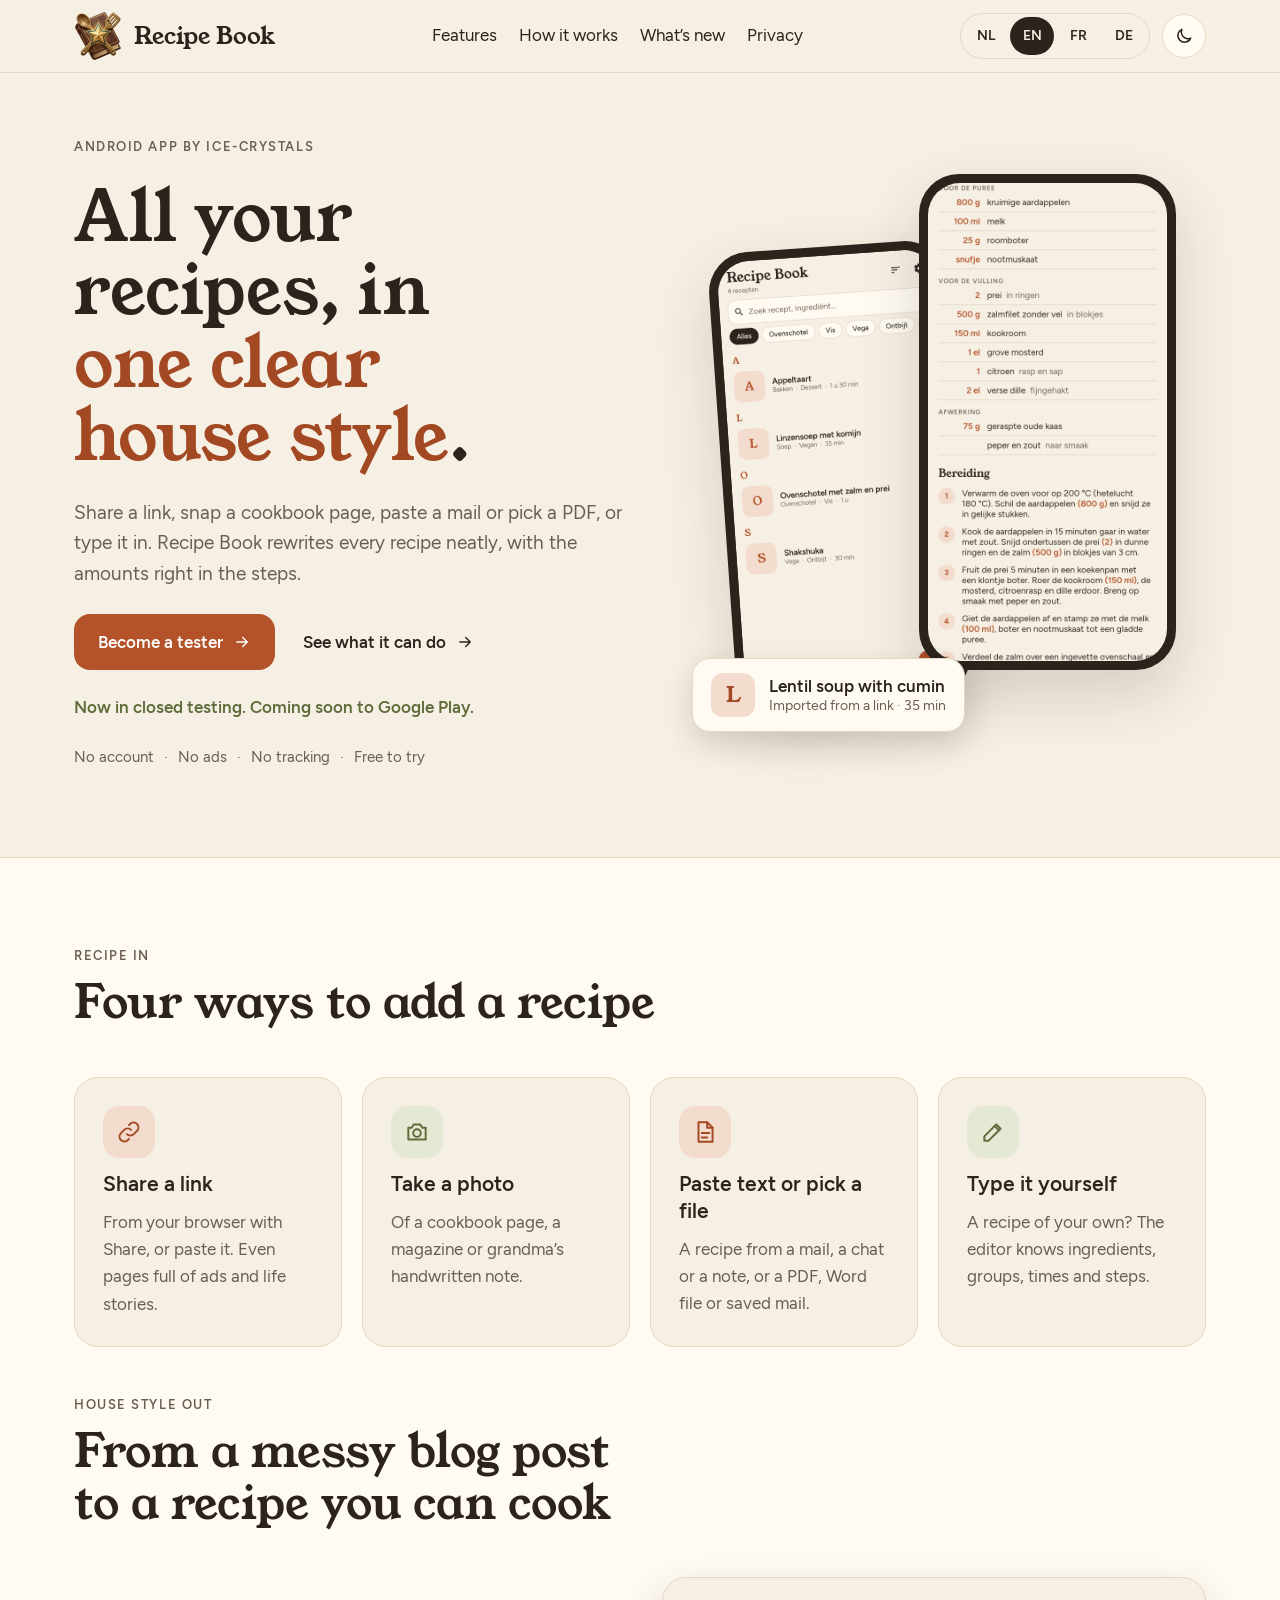
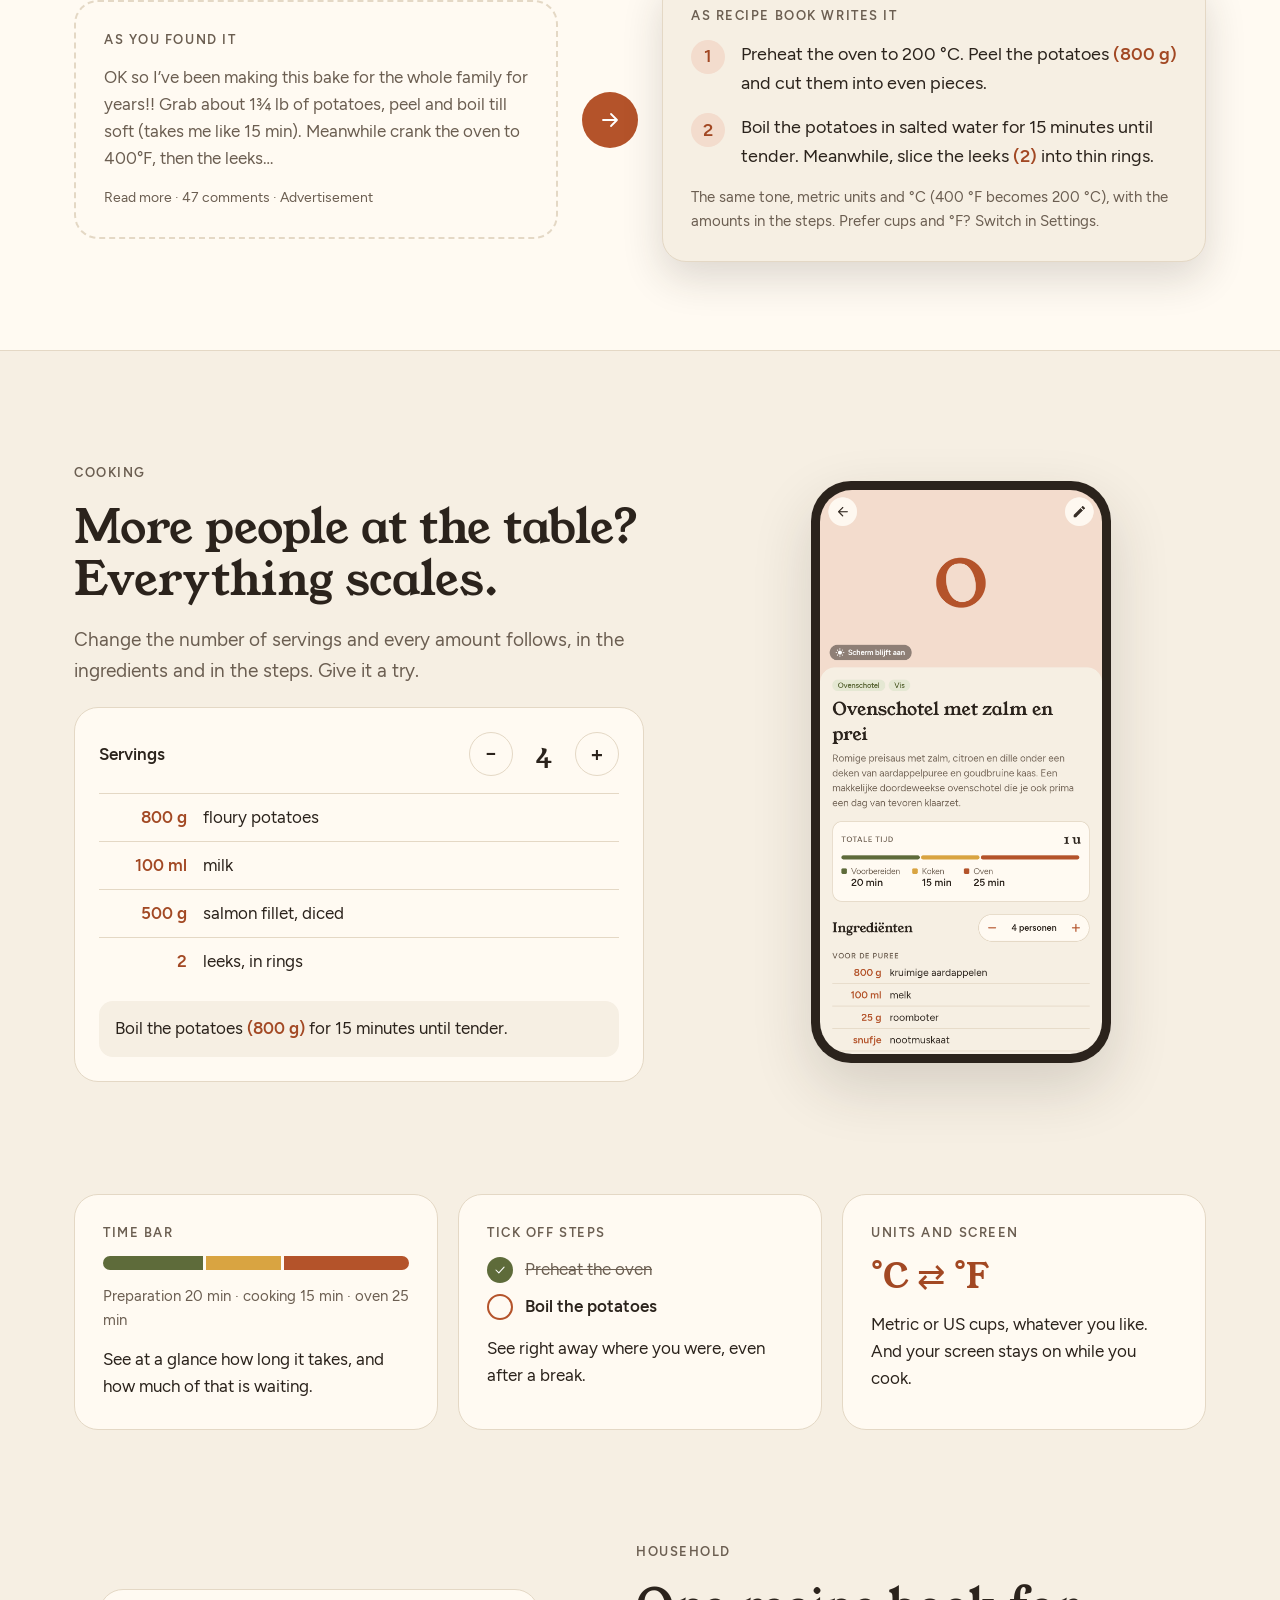
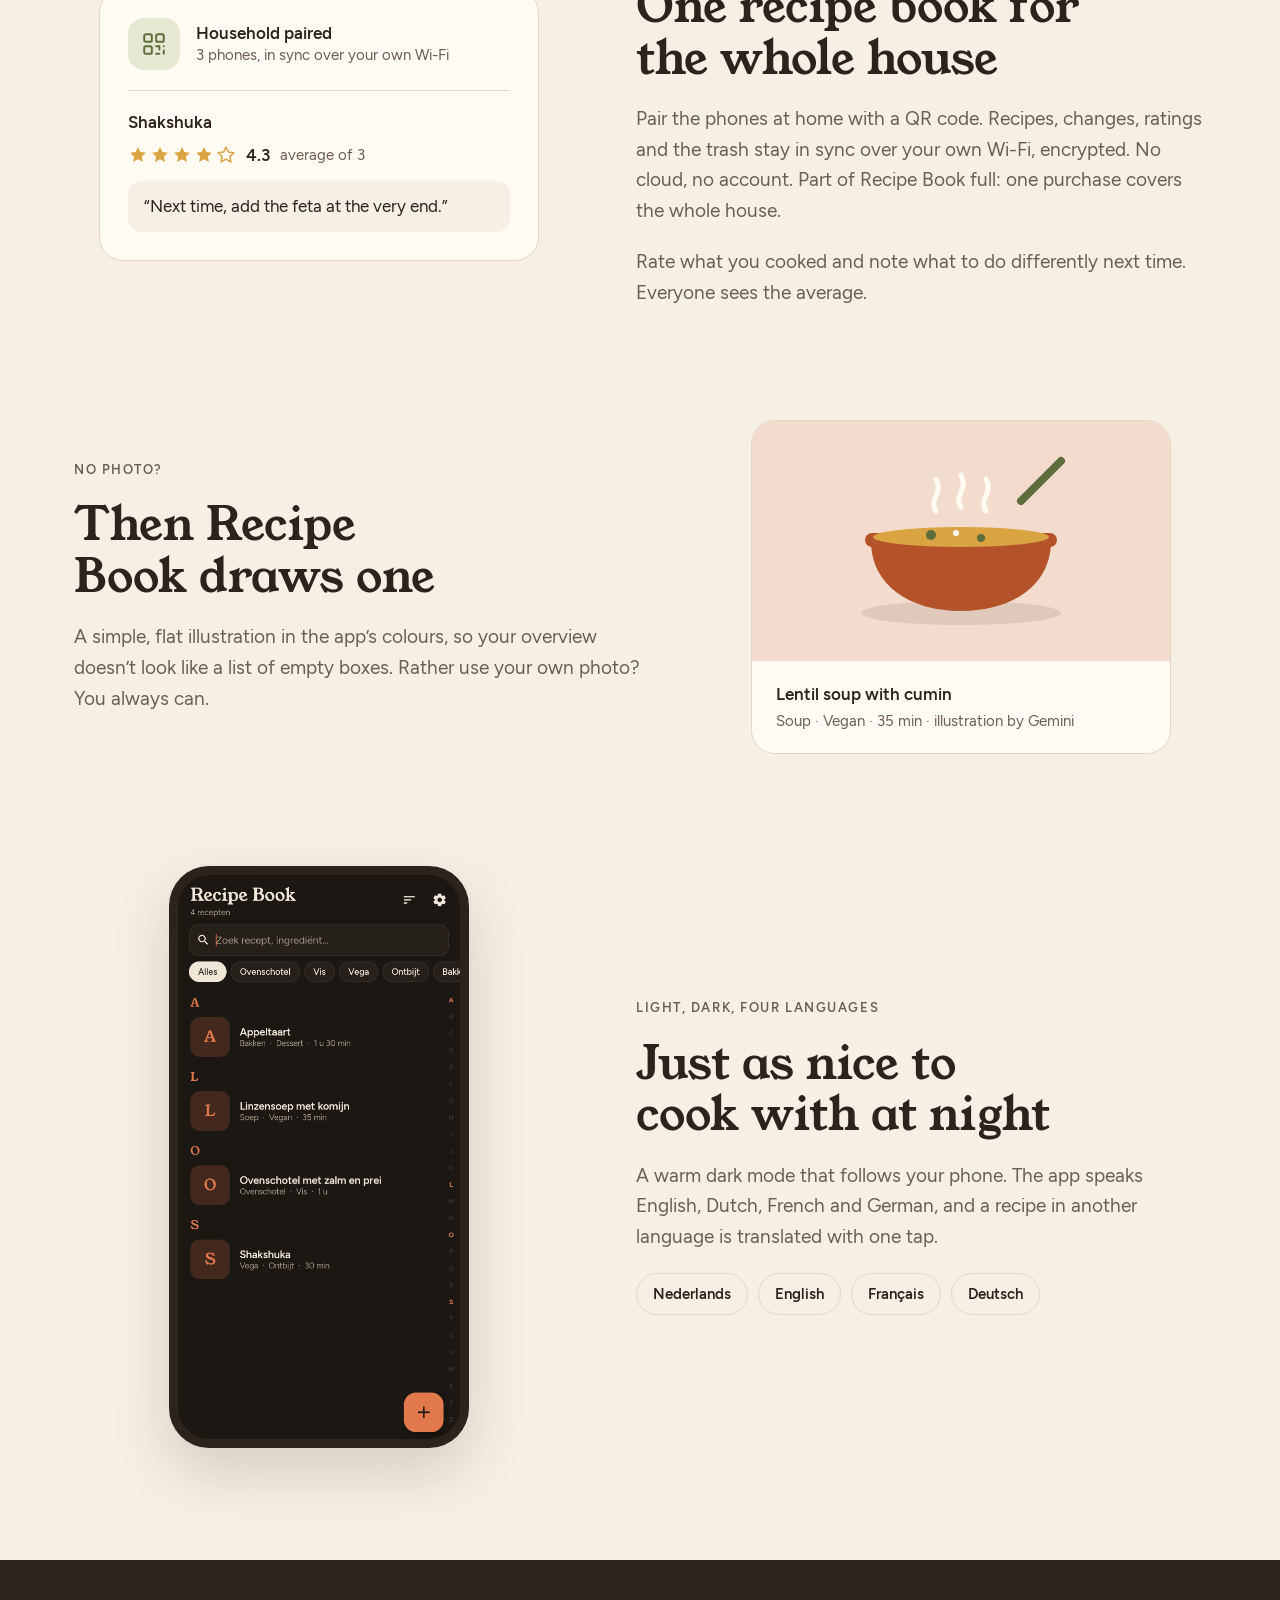
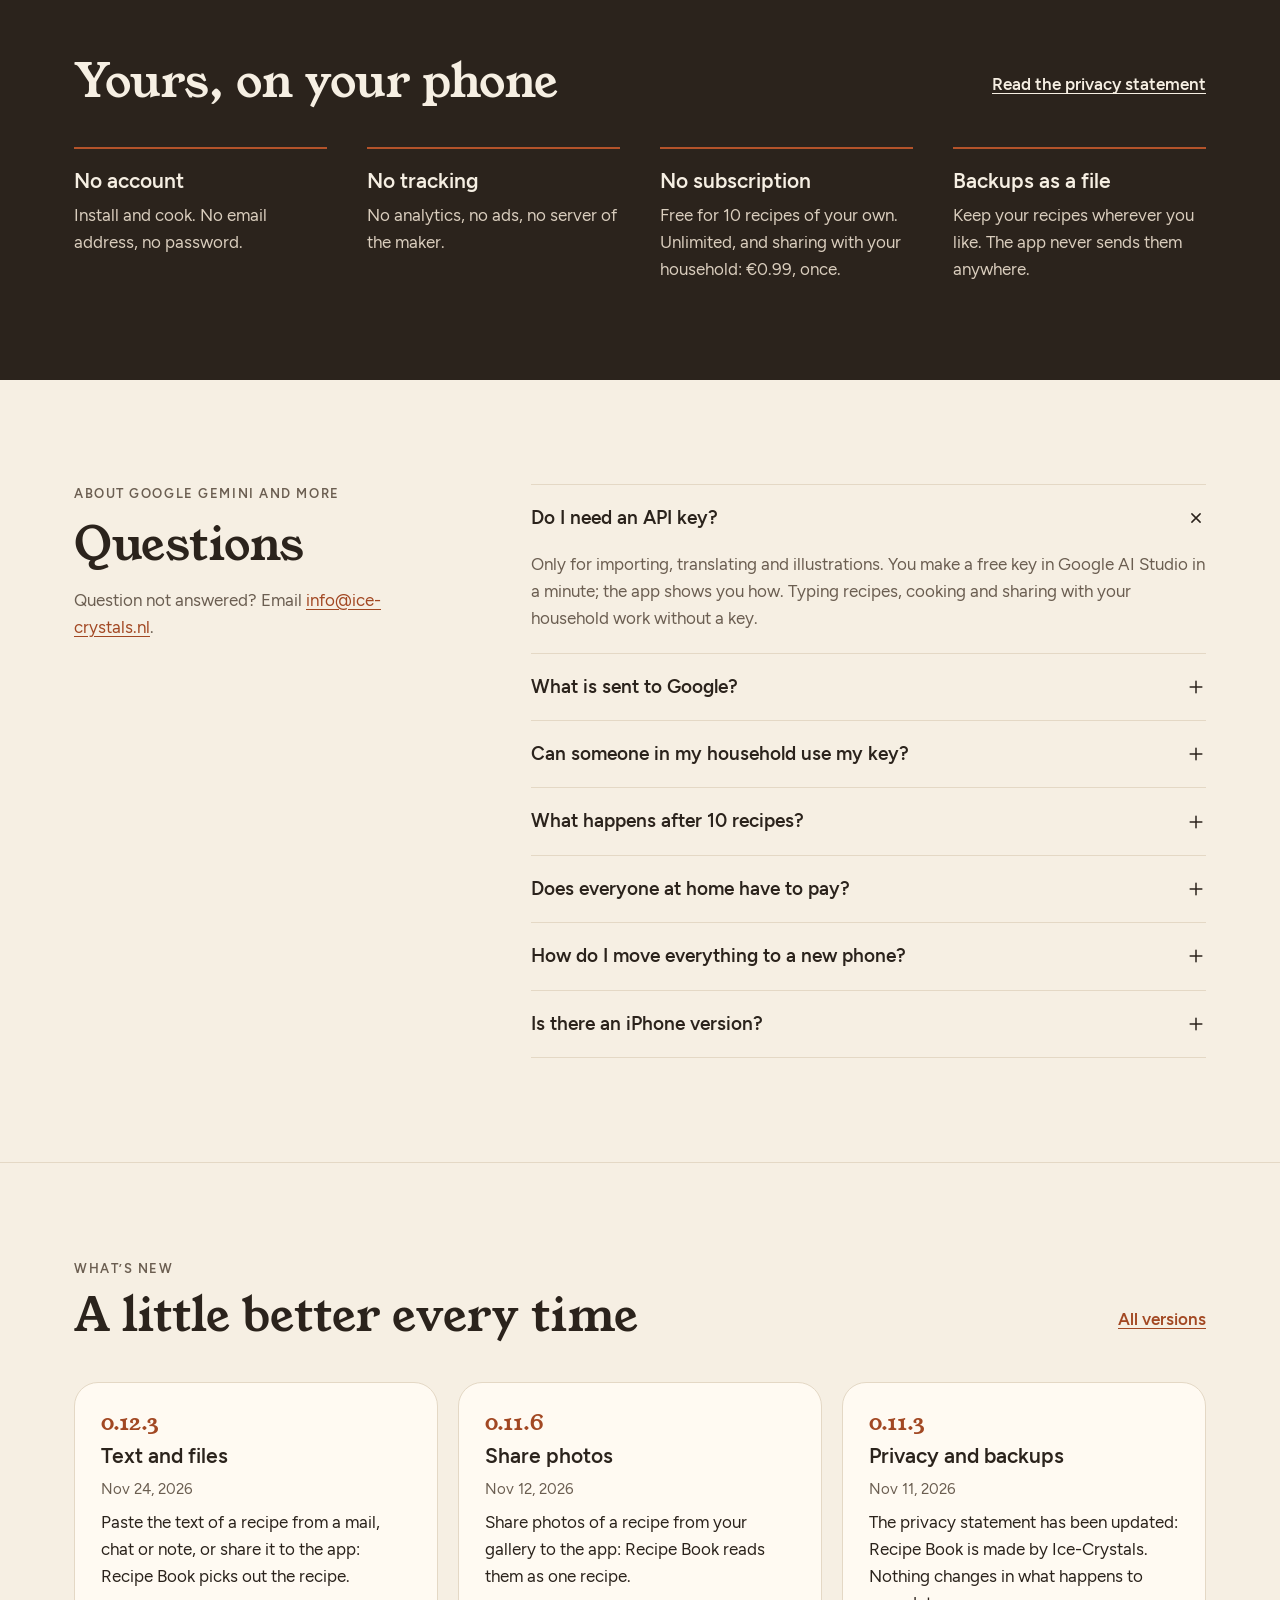
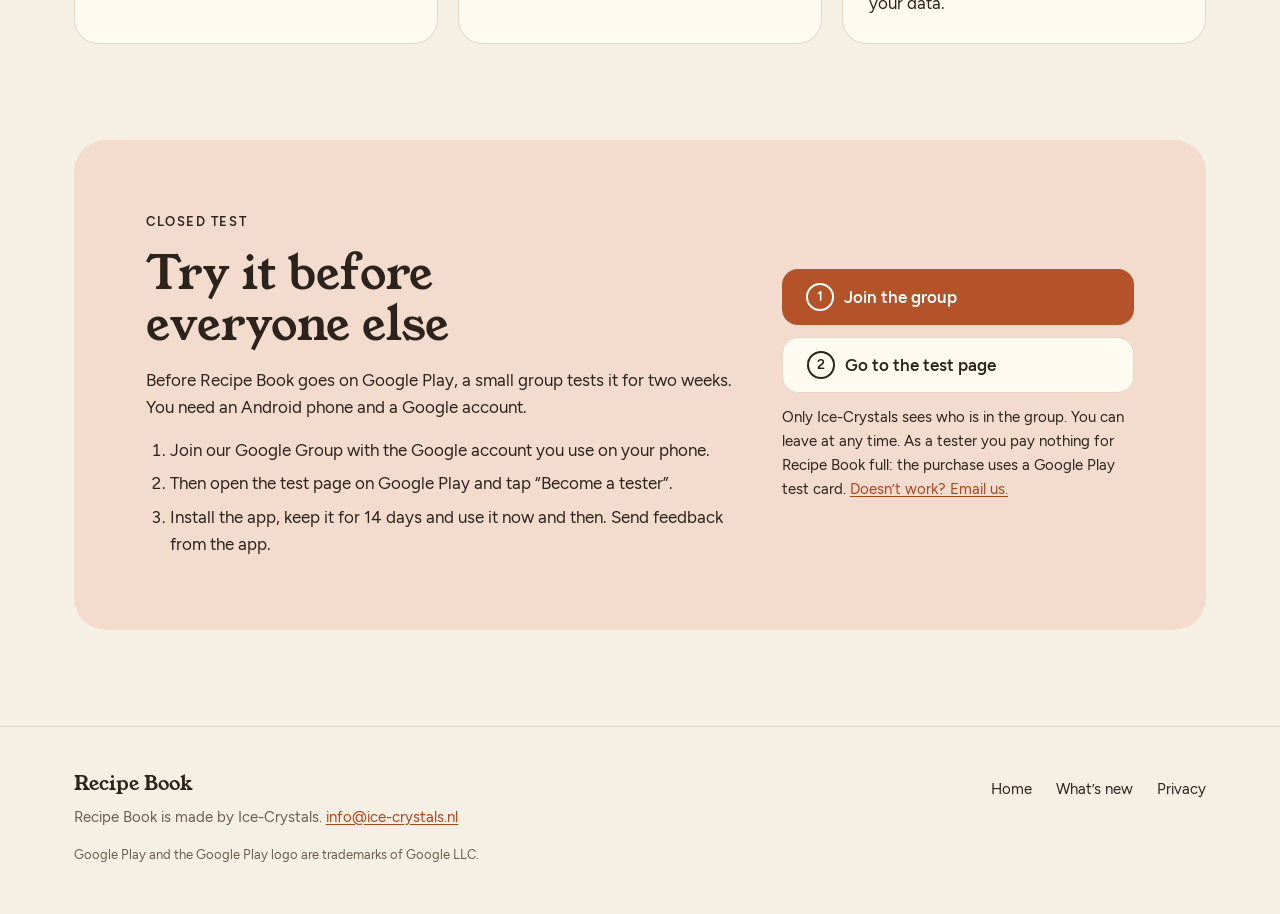
<file: index.html>
<!doctype html>
<html lang="en" data-page="home" data-root="">
<head>
<meta charset="utf-8">
<meta name="viewport" content="width=device-width, initial-scale=1">
<title>Recipe Book · All your recipes in one clear house style</title>
<meta name="description" content="Recipes from a link, a photo, text or a PDF, rewritten in one clear house style. A cookbook app for Android, with no account, ads or tracking.">
<link rel="canonical" href="https://recipe-book.ice-crystals.nl/">
<link rel="alternate" hreflang="nl" href="https://recipe-book.ice-crystals.nl/nl/">
<link rel="alternate" hreflang="en" href="https://recipe-book.ice-crystals.nl/">
<link rel="alternate" hreflang="fr" href="https://recipe-book.ice-crystals.nl/fr/">
<link rel="alternate" hreflang="de" href="https://recipe-book.ice-crystals.nl/de/">
<link rel="alternate" hreflang="x-default" href="https://recipe-book.ice-crystals.nl/">
<meta property="og:type" content="website">
<meta property="og:site_name" content="Recipe Book">
<meta property="og:title" content="Recipe Book · All your recipes in one clear house style">
<meta property="og:description" content="Recipes from a link, a photo, text or a PDF, rewritten in one clear house style. A cookbook app for Android, with no account, ads or tracking.">
<meta property="og:url" content="https://recipe-book.ice-crystals.nl/">
<meta property="og:image" content="https://recipe-book.ice-crystals.nl/assets/feature-graphic-en.png">
<meta property="og:image:alt" content="Recipe Book">
<meta property="og:locale" content="en_US">
<meta name="twitter:card" content="summary_large_image">
<meta name="theme-color" content="#f6efe3" media="(prefers-color-scheme: light)">
<meta name="theme-color" content="#1b1713" media="(prefers-color-scheme: dark)">
<meta name="color-scheme" content="light dark">
<link rel="icon" type="image/png" sizes="32x32" href="assets/favicon-32.png">
<link rel="apple-touch-icon" href="assets/apple-touch-icon.png">
<link rel="preload" href="assets/fonts/Figtree-Regular.woff2" as="font" type="font/woff2" crossorigin>
<link rel="preload" href="assets/fonts/YoungSerif-Regular.woff2" as="font" type="font/woff2" crossorigin>
<link rel="stylesheet" href="assets/site.css">
<script>try{var t=localStorage.getItem('rb-theme');if(t==='dark'||t==='light')document.documentElement.setAttribute('data-theme',t)}catch(e){}</script>
<script>(function(){var L=["nl","en","fr","de"];function go(l,p){location.replace((l==='en'?'':l+'/')+p)}var a=new URLSearchParams(location.search).get('lang');if(L.indexOf(a)>=0){go(a,'privacy/');return}try{if(localStorage.getItem('rb-lang'))return}catch(e){}var w=navigator.languages||[navigator.language];for(var i=0;i<w.length;i++){var c=String(w[i]).slice(0,2).toLowerCase();if(L.indexOf(c)>=0){if(c!=='en')go(c,'');return}}})();</script>
<script defer src="assets/site.js"></script>
</head>
<body>
<a class="skip" href="#main">Skip to content</a>
<header class="site-header">
<div class="wrap header-row">
<a class="brand" href="./" aria-current="page"><img src="assets/logo-96.png" alt="" width="48" height="48"><span>Recipe Book</span></a>
<nav class="main-nav" aria-label="Main menu">
<ul>
<li><a href="#features">Features</a></li>
<li><a href="#how">How it works</a></li>
<li><a href="changelog/">What’s new</a></li>
<li><a href="privacy/">Privacy</a></li>
</ul>
</nav>
<div class="tools">
<nav class="langs" aria-label="Language"><ul><li><a href="nl/" lang="nl" hreflang="nl" data-lang="nl"><span aria-hidden="true">NL</span><span class="sr-only">Nederlands</span></a></li><li><a href="./" lang="en" hreflang="en" data-lang="en" aria-current="true"><span aria-hidden="true">EN</span><span class="sr-only">English</span></a></li><li><a href="fr/" lang="fr" hreflang="fr" data-lang="fr"><span aria-hidden="true">FR</span><span class="sr-only">Français</span></a></li><li><a href="de/" lang="de" hreflang="de" data-lang="de"><span aria-hidden="true">DE</span><span class="sr-only">Deutsch</span></a></li></ul></nav>
<button type="button" class="round theme-toggle" aria-pressed="false" data-theme-toggle hidden><svg width="20" height="20" viewBox="0 0 24 24" fill="none" stroke="currentColor" stroke-width="1.8" stroke-linecap="round" stroke-linejoin="round" aria-hidden="true" focusable="false" class="icon-moon"><path d="M20 14.5A8 8 0 0 1 9.5 4a8 8 0 1 0 10.5 10.5z"/></svg><svg width="20" height="20" viewBox="0 0 24 24" fill="none" stroke="currentColor" stroke-width="1.8" stroke-linecap="round" stroke-linejoin="round" aria-hidden="true" focusable="false" class="icon-sun"><circle cx="12" cy="12" r="4"/><path d="M12 2v2M12 20v2M4.9 4.9l1.4 1.4M17.7 17.7l1.4 1.4M2 12h2M20 12h2M4.9 19.1l1.4-1.4M17.7 6.3l1.4-1.4"/></svg><span class="sr-only">Dark theme</span></button>
</div>
</div>
</header>
<main id="main" tabindex="-1">
<section class="wrap hero" aria-labelledby="hero-title">
<div class="hero-text">
<p class="eyebrow">Android app by Ice-Crystals</p>
<h1 id="hero-title" class="serif">All your recipes, in <span class="accent">one clear house style</span>.</h1>
<p class="lead">Share a link, snap a cookbook page, paste a mail or pick a PDF, or type it in. Recipe Book rewrites every recipe neatly, with the amounts right in the steps.</p>
<div class="actions">
<a class="btn btn-primary" href="#join">Become a tester<svg width="18" height="18" viewBox="0 0 24 24" fill="none" stroke="currentColor" stroke-width="1.8" stroke-linecap="round" stroke-linejoin="round" aria-hidden="true" focusable="false" class="icon"><path d="M5 12h14M13 6l6 6-6 6"/></svg></a>
<a class="btn btn-ghost" href="#features">See what it can do<svg width="18" height="18" viewBox="0 0 24 24" fill="none" stroke="currentColor" stroke-width="1.8" stroke-linecap="round" stroke-linejoin="round" aria-hidden="true" focusable="false" class="icon"><path d="M5 12h14M13 6l6 6-6 6"/></svg></a>
</div>
<p class="status">Now in closed testing. Coming soon to Google Play.</p>
<ul class="trust"><li>No account</li><li>No ads</li><li>No tracking</li><li>Free to try</li></ul>
</div>
<div class="hero-phones">
<div class="phone phone-back"><img src="assets/screenshots/en/01-overzicht.png" alt="The recipe overview with a search field, categories and an A–Z bar." width="1080" height="2160" decoding="async"></div>
<div class="phone phone-front"><img src="assets/screenshots/en/03-ingredienten-bereiding.png" alt="Ingredients and method of an oven dish. The steps show the amounts in brackets, such as “the potatoes (800 g)”." width="1080" height="2160" decoding="async"></div>
<p class="float-card" aria-hidden="true"><span class="initial serif">L</span><span><span class="float-title">Lentil soup with cumin</span><span class="float-meta">Imported from a link · 35 min</span></span></p>
</div>
</section>
<section id="how" class="band" aria-labelledby="how-title">
<div class="wrap stack-xl">
<div class="section-head">
<p class="eyebrow">Recipe in</p>
<h2 id="how-title" class="serif">Four ways to add a recipe</h2>
</div>
<ul class="ways">
<li class="way">
<span class="tile tile-terra"><svg width="26" height="26" viewBox="0 0 24 24" fill="none" stroke="currentColor" stroke-width="1.8" stroke-linecap="round" stroke-linejoin="round" aria-hidden="true" focusable="false"><path d="M10 14a4.5 4.5 0 0 0 6.4 0l3-3a4.5 4.5 0 0 0-6.4-6.4l-1 1"/><path d="M14 10a4.5 4.5 0 0 0-6.4 0l-3 3a4.5 4.5 0 0 0 6.4 6.4l1-1"/></svg></span>
<h3>Share a link</h3>
<p>From your browser with Share, or paste it. Even pages full of ads and life stories.</p>
</li>
<li class="way">
<span class="tile tile-olive"><svg width="26" height="26" viewBox="0 0 24 24" fill="none" stroke="currentColor" stroke-width="1.8" stroke-linecap="round" stroke-linejoin="round" aria-hidden="true" focusable="false"><path d="M4 8h3l2-3h6l2 3h3v11H4z"/><circle cx="12" cy="13" r="3.5"/></svg></span>
<h3>Take a photo</h3>
<p>Of a cookbook page, a magazine or grandma’s handwritten note.</p>
</li>
<li class="way">
<span class="tile tile-terra"><svg width="26" height="26" viewBox="0 0 24 24" fill="none" stroke="currentColor" stroke-width="1.8" stroke-linecap="round" stroke-linejoin="round" aria-hidden="true" focusable="false"><path d="M6 3h8l5 5v13H6z"/><path d="M14 3v5h5"/><path d="M9 13h7M9 17h5"/></svg></span>
<h3>Paste text or pick a file</h3>
<p>A recipe from a mail, a chat or a note, or a PDF, Word file or saved mail.</p>
</li>
<li class="way">
<span class="tile tile-olive"><svg width="26" height="26" viewBox="0 0 24 24" fill="none" stroke="currentColor" stroke-width="1.8" stroke-linecap="round" stroke-linejoin="round" aria-hidden="true" focusable="false"><path d="M4 20h4L19 9l-4-4L4 16z"/><path d="M13.5 6.5l4 4"/></svg></span>
<h3>Type it yourself</h3>
<p>A recipe of your own? The editor knows ingredients, groups, times and steps.</p>
</li>
</ul>
<div class="section-head">
<p class="eyebrow">House style out</p>
<h2 class="serif">From a messy blog post to a recipe you can cook</h2>
</div>
<div class="before-after">
<figure class="before">
<figcaption class="eyebrow">As you found it</figcaption>
<blockquote><p>OK so I’ve been making this bake for the whole family for years!! Grab about 1¾ lb of potatoes, peel and boil till soft (takes me like 15 min). Meanwhile crank the oven to 400°F, then the leeks…</p></blockquote>
<p class="before-meta">Read more · 47 comments · Advertisement</p>
</figure>
<span class="arrow-dot"><svg width="18" height="18" viewBox="0 0 24 24" fill="none" stroke="currentColor" stroke-width="1.8" stroke-linecap="round" stroke-linejoin="round" aria-hidden="true" focusable="false" class="icon"><path d="M5 12h14M13 6l6 6-6 6"/></svg></span>
<figure class="after">
<figcaption class="eyebrow">As Recipe Book writes it</figcaption>
<ol class="steps">
<li><span>Preheat the oven to 200 °C. Peel the potatoes <span class="amt">(800&nbsp;g)</span> and cut them into even pieces.</span></li>
<li><span>Boil the potatoes in salted water for 15 minutes until tender. Meanwhile, slice the leeks <span class="amt">(2)</span> into thin rings.</span></li>
</ol>
<p class="note">The same tone, metric units and °C (400 °F becomes 200 °C), with the amounts in the steps. Prefer cups and °F? Switch in Settings.</p>
</figure>
</div>
</div>
</section>
<div id="features" class="wrap features">
<section class="feature" aria-labelledby="cooking-title">
<div class="feature-text">
<p class="eyebrow">Cooking</p>
<h2 id="cooking-title" class="serif">More people at the table? Everything scales.</h2>
<p class="lead">Change the number of servings and every amount follows, in the ingredients and in the steps. Give it a try.</p>
<div class="card demo" data-servings="4" data-decimal="." data-one="{n} serving" data-other="{n} servings">
<div class="demo-head">
<span id="servings-label" class="demo-label">Servings</span>
<div class="stepper" role="group" aria-labelledby="servings-label">
<button type="button" class="round" data-step="-1" aria-label="One serving fewer" hidden><span aria-hidden="true">−</span></button>
<span class="count serif" data-count>4</span>
<button type="button" class="round" data-step="1" aria-label="One serving more" hidden><span aria-hidden="true">+</span></button>
</div>
</div>
<p class="sr-only" role="status" data-status></p>
<ul class="ingredients">
<li><span class="amt"><span data-q="800" data-u="g">800 g</span></span><span>floury potatoes</span></li>
<li><span class="amt"><span data-q="100" data-u="ml">100 ml</span></span><span>milk</span></li>
<li><span class="amt"><span data-q="500" data-u="g">500 g</span></span><span>salmon fillet, diced</span></li>
<li><span class="amt"><span data-q="2" data-u="">2</span></span><span>leeks, in rings</span></li>
</ul>
<p class="demo-step">Boil the potatoes <span class="amt">(<span data-q="800" data-u="g">800 g</span>)</span> for 15 minutes until tender.</p>
</div>
</div>
<div class="feature-visual">
<div class="phone"><img src="assets/screenshots/en/02-recept.png" alt="A recipe with a time bar: 20 minutes preparation, 15 cooking and 25 in the oven, and a control for the number of servings." width="1080" height="2160" loading="lazy" decoding="async"></div>
</div>
</section>
<ul class="cards">
<li class="card mini">
<h3 class="eyebrow">Time bar</h3>
<span class="timebar" aria-hidden="true"><span class="tb-prep"></span><span class="tb-cook"></span><span class="tb-oven"></span></span>
<p class="muted small">Preparation 20 min · cooking 15 min · oven 25 min</p>
<p>See at a glance how long it takes, and how much of that is waiting.</p>
</li>
<li class="card mini">
<h3 class="eyebrow">Tick off steps</h3>
<ul class="ticks">
<li class="done"><span class="tick tick-done"><svg width="14" height="14" viewBox="0 0 24 24" fill="none" stroke="currentColor" stroke-width="1.8" stroke-linecap="round" stroke-linejoin="round" aria-hidden="true" focusable="false" stroke-width="3"><path d="M5 12l5 5 9-10"/></svg></span><span class="sr-only">Done: </span><s>Preheat the oven</s></li>
<li class="next"><span class="tick tick-open" aria-hidden="true"></span>Boil the potatoes</li>
</ul>
<p>See right away where you were, even after a break.</p>
</li>
<li class="card mini">
<h3 class="eyebrow">Units and screen</h3>
<p class="big serif"><span aria-hidden="true">°C ⇄ °F</span><span class="sr-only">Celsius or Fahrenheit</span></p>
<p>Metric or US cups, whatever you like. And your screen stays on while you cook.</p>
</li>
</ul>
<section class="feature feature-flip" aria-labelledby="household-title">
<div class="feature-text">
<p class="eyebrow">Household</p>
<h2 id="household-title" class="serif">One recipe book for the whole house</h2>
<p class="lead">Pair the phones at home with a QR code. Recipes, changes, ratings and the trash stay in sync over your own Wi-Fi, encrypted. No cloud, no account. Part of Recipe Book full: one purchase covers the whole house.</p>
<p class="lead">Rate what you cooked and note what to do differently next time. Everyone sees the average.</p>
</div>
<div class="feature-visual">
<div class="card household">
<p class="paired"><span class="tile tile-olive"><svg width="26" height="26" viewBox="0 0 24 24" fill="none" stroke="currentColor" stroke-width="1.8" stroke-linecap="round" stroke-linejoin="round" aria-hidden="true" focusable="false"><rect x="3" y="3" width="7" height="7" rx="1.5"/><rect x="14" y="3" width="7" height="7" rx="1.5"/><rect x="3" y="14" width="7" height="7" rx="1.5"/><path d="M14 14h3v3M21 14v.01M14 21h3M21 18v3"/></svg></span><span><span class="strong">Household paired</span><span class="muted small">3 phones, in sync over your own Wi-Fi</span></span></p>
<div class="rating">
<p class="strong">Shakshuka</p>
<p class="rating-row"><span class="stars" role="img" aria-label="4.3 out of 5 stars"><svg width="20" height="20" viewBox="0 0 24 24" fill="currentColor" aria-hidden="true" focusable="false"><path d="M12 2.5l2.9 6 6.6.8-4.9 4.5 1.3 6.5L12 17l-5.9 3.3 1.3-6.5L2.5 9.3l6.6-.8z"/></svg><svg width="20" height="20" viewBox="0 0 24 24" fill="currentColor" aria-hidden="true" focusable="false"><path d="M12 2.5l2.9 6 6.6.8-4.9 4.5 1.3 6.5L12 17l-5.9 3.3 1.3-6.5L2.5 9.3l6.6-.8z"/></svg><svg width="20" height="20" viewBox="0 0 24 24" fill="currentColor" aria-hidden="true" focusable="false"><path d="M12 2.5l2.9 6 6.6.8-4.9 4.5 1.3 6.5L12 17l-5.9 3.3 1.3-6.5L2.5 9.3l6.6-.8z"/></svg><svg width="20" height="20" viewBox="0 0 24 24" fill="currentColor" aria-hidden="true" focusable="false"><path d="M12 2.5l2.9 6 6.6.8-4.9 4.5 1.3 6.5L12 17l-5.9 3.3 1.3-6.5L2.5 9.3l6.6-.8z"/></svg><svg width="20" height="20" viewBox="0 0 24 24" fill="none" stroke="currentColor" stroke-width="1.8" stroke-linecap="round" stroke-linejoin="round" aria-hidden="true" focusable="false"><path d="M12 2.5l2.9 6 6.6.8-4.9 4.5 1.3 6.5L12 17l-5.9 3.3 1.3-6.5L2.5 9.3l6.6-.8z"/></svg></span><span class="strong" aria-hidden="true">4.3</span><span class="muted small">average of 3</span></p>
<p class="quote">“Next time, add the feta at the very end.”</p>
</div>
</div>
</div>
</section>
<section class="feature" aria-labelledby="drawing-title">
<div class="feature-text">
<p class="eyebrow">No photo?</p>
<h2 id="drawing-title" class="serif">Then Recipe Book draws one</h2>
<p class="lead">A simple, flat illustration in the app’s colours, so your overview doesn’t look like a list of empty boxes. Rather use your own photo? You always can.</p>
</div>
<div class="feature-visual">
<div class="card drawing">
<div class="drawing-art"><svg class="soup" viewBox="0 0 260 200" aria-hidden="true" focusable="false">
<ellipse cx="130" cy="172" rx="100" ry="12" class="f-shadow"/>
<path d="M40 100h180c0 45-40 70-90 70s-90-25-90-70z" class="f-terra"/>
<rect x="34" y="92" width="192" height="14" rx="7" class="f-terra"/>
<ellipse cx="130" cy="96" rx="88" ry="10" class="f-amber"/>
<circle cx="100" cy="94" r="5" class="f-olive"/>
<circle cx="150" cy="97" r="4" class="f-olive"/>
<circle cx="125" cy="92" r="3" class="f-card"/>
<path d="M105 70c-8-12 8-18 0-32M130 66c-8-12 8-18 0-32M155 70c-8-12 8-18 0-32" class="s-steam"/>
<path d="M190 60l40-40" class="s-spoon"/>
</svg></div>
<p class="drawing-caption"><span class="strong">Lentil soup with cumin</span><span class="muted small">Soup · Vegan · 35 min · illustration by Gemini</span></p>
</div>
</div>
</section>
<section class="feature feature-flip" aria-labelledby="looks-title">
<div class="feature-text">
<p class="eyebrow">Light, dark, four languages</p>
<h2 id="looks-title" class="serif">Just as nice to cook with at night</h2>
<p class="lead">A warm dark mode that follows your phone. The app speaks English, Dutch, French and German, and a recipe in another language is translated with one tap.</p>
<ul class="chips"><li lang="nl">Nederlands</li><li lang="en">English</li><li lang="fr">Français</li><li lang="de">Deutsch</li></ul>
</div>
<div class="feature-visual">
<div class="phone"><img src="assets/screenshots/en/05-donker.png" alt="The recipe overview in dark mode." width="1080" height="2160" loading="lazy" decoding="async"></div>
</div>
</section>
</div>
<section class="dark-band" aria-labelledby="yours-title">
<div class="wrap stack-lg">
<div class="split-head">
<h2 id="yours-title" class="serif">Yours, on your phone</h2>
<a href="privacy/">Read the privacy statement</a>
</div>
<ul class="promises">
<li><h3>No account</h3><p>Install and cook. No email address, no password.</p></li>
<li><h3>No tracking</h3><p>No analytics, no ads, no server of the maker.</p></li>
<li><h3>No subscription</h3><p>Free for 10 recipes of your own. Unlimited, and sharing with your household: €0.99, once.</p></li>
<li><h3>Backups as a file</h3><p>Keep your recipes wherever you like. The app never sends them anywhere.</p></li>
</ul>
</div>
</section>
<section class="wrap faq" aria-labelledby="faq-title">
<div class="faq-head">
<p class="eyebrow">About Google Gemini and more</p>
<h2 id="faq-title" class="serif">Questions</h2>
<p class="muted">Question not answered? Email <a href="mailto:info@ice-crystals.nl">info@ice-crystals.nl</a>.</p>
</div>
<div class="faq-list">
<details open>
<summary><span>Do I need an API key?</span><svg width="20" height="20" viewBox="0 0 24 24" fill="none" stroke="currentColor" stroke-width="1.8" stroke-linecap="round" stroke-linejoin="round" aria-hidden="true" focusable="false" class="icon-plus"><path d="M12 5v14M5 12h14"/></svg></summary>
<p>Only for importing, translating and illustrations. You make a free key in Google AI Studio in a minute; the app shows you how. Typing recipes, cooking and sharing with your household work without a key.</p>
</details>
<details>
<summary><span>What is sent to Google?</span><svg width="20" height="20" viewBox="0 0 24 24" fill="none" stroke="currentColor" stroke-width="1.8" stroke-linecap="round" stroke-linejoin="round" aria-hidden="true" focusable="false" class="icon-plus"><path d="M12 5v14M5 12h14"/></svg></summary>
<p>Only what you import, translate or have drawn: the link, the recipe text, the file or your photo. Everything else stays on your phone. With a free key, Google may use it to improve its products, so don’t include personal information.</p>
</details>
<details>
<summary><span>Can someone in my household use my key?</span><svg width="20" height="20" viewBox="0 0 24 24" fill="none" stroke="currentColor" stroke-width="1.8" stroke-linecap="round" stroke-linejoin="round" aria-hidden="true" focusable="false" class="icon-plus"><path d="M12 5v14M5 12h14"/></svg></summary>
<p>Yes. Paired phones without a key of their own can use yours. You can turn that off in Settings.</p>
</details>
<details>
<summary><span>What happens after 10 recipes?</span><svg width="20" height="20" viewBox="0 0 24 24" fill="none" stroke="currentColor" stroke-width="1.8" stroke-linecap="round" stroke-linejoin="round" aria-hidden="true" focusable="false" class="icon-plus"><path d="M12 5v14M5 12h14"/></svg></summary>
<p>Only adding stops: your recipes stay, and you can still view, edit and cook them. Sample recipes and the trash don’t count. With Recipe Book full (€0.99, once) you add as many as you like.</p>
</details>
<details>
<summary><span>Does everyone at home have to pay?</span><svg width="20" height="20" viewBox="0 0 24 24" fill="none" stroke="currentColor" stroke-width="1.8" stroke-linecap="round" stroke-linejoin="round" aria-hidden="true" focusable="false" class="icon-plus"><path d="M12 5v14M5 12h14"/></svg></summary>
<p>No. One paired phone with Recipe Book full unlocks the whole household.</p>
</details>
<details>
<summary><span>How do I move everything to a new phone?</span><svg width="20" height="20" viewBox="0 0 24 24" fill="none" stroke="currentColor" stroke-width="1.8" stroke-linecap="round" stroke-linejoin="round" aria-hidden="true" focusable="false" class="icon-plus"><path d="M12 5v14M5 12h14"/></svg></summary>
<p>Create a backup in Settings and restore that file on your new phone, or pair it with your household. Get your purchase back with Restore purchase, on the same Google account.</p>
</details>
<details>
<summary><span>Is there an iPhone version?</span><svg width="20" height="20" viewBox="0 0 24 24" fill="none" stroke="currentColor" stroke-width="1.8" stroke-linecap="round" stroke-linejoin="round" aria-hidden="true" focusable="false" class="icon-plus"><path d="M12 5v14M5 12h14"/></svg></summary>
<p>Not for now. Recipe Book is for Android; an iPhone version may come in the future.</p>
</details>
</div>
</section>
<section class="news-band" aria-labelledby="news-title">
<div class="wrap stack-lg">
<div class="split-head">
<div><p class="eyebrow">What’s new</p><h2 id="news-title" class="serif">A little better every time</h2></div>
<a href="changelog/">All versions</a>
</div>
<ul class="news">
<li class="card news-card">
<h3><a href="changelog/#v0.12.3"><span class="version serif">0.12.3</span> <span class="news-title">Text and files</span></a></h3>
<p class="muted small"><time datetime="2026-11-24">Nov 24, 2026</time></p>
<p>Paste the text of a recipe from a mail, chat or note, or share it to the app: Recipe Book picks out the recipe.</p>
</li>
<li class="card news-card">
<h3><a href="changelog/#v0.11.6"><span class="version serif">0.11.6</span> <span class="news-title">Share photos</span></a></h3>
<p class="muted small"><time datetime="2026-11-12">Nov 12, 2026</time></p>
<p>Share photos of a recipe from your gallery to the app: Recipe Book reads them as one recipe.</p>
</li>
<li class="card news-card">
<h3><a href="changelog/#v0.11.3"><span class="version serif">0.11.3</span> <span class="news-title">Privacy and backups</span></a></h3>
<p class="muted small"><time datetime="2026-11-11">Nov 11, 2026</time></p>
<p>The privacy statement has been updated: Recipe Book is made by Ice-Crystals. Nothing changes in what happens to your data.</p>
</li>
</ul>
</div>
</section>
<section id="join" class="wrap join" aria-labelledby="join-title">
<div class="join-box">
<div class="join-text">
<p class="eyebrow">Closed test</p>
<h2 id="join-title" class="serif">Try it before everyone else</h2>
<p>Before Recipe Book goes on Google Play, a small group tests it for two weeks. You need an Android phone and a Google account.</p>
<ol class="join-steps">
<li>Join our Google Group with the Google account you use on your phone.</li>
<li>Then open the test page on Google Play and tap “Become a tester”.</li>
<li>Install the app, keep it for 14 days and use it now and then. Send feedback from the app.</li>
</ol>
</div>
<div class="join-action">
<a class="btn btn-primary" href="https://groups.google.com/g/recipe-book-testers"><span class="btn-step" aria-hidden="true">1</span>Join the group</a>
<a class="btn btn-secondary" href="https://play.google.com/apps/testing/nl.icecrystals.recipes"><span class="btn-step" aria-hidden="true">2</span>Go to the test page</a>
<p class="muted small">Only Ice-Crystals sees who is in the group. You can leave at any time. As a tester you pay nothing for Recipe Book full: the purchase uses a Google Play test card. <a href="mailto:info@ice-crystals.nl?subject=I%E2%80%99d%20like%20to%20test%20Recipe%20Book&amp;body=Hello%20Ice-Crystals%2C%0A%0AI%E2%80%99d%20like%20to%20test%20Recipe%20Book.%0A%0AMy%20Google%20account%20(Gmail)%3A%20%0AMy%20phone%3A%20%0A">Doesn’t work? Email us.</a></p>
</div>
</div>
</section>
</main>
<footer class="site-footer">
<div class="wrap footer-row">
<div class="footer-brand">
<p class="serif footer-name">Recipe Book</p>
<p>Recipe Book is made by Ice-Crystals. <a href="mailto:info@ice-crystals.nl">info@ice-crystals.nl</a></p>
</div>
<nav aria-label="Footer"><ul class="footer-links">
<li><a href="./">Home</a></li>
<li><a href="changelog/">What’s new</a></li>
<li><a href="privacy/">Privacy</a></li>
</ul></nav>
<p class="trademark">Google Play and the Google Play logo are trademarks of Google LLC.</p>
</div>
</footer>
</body>
</html>
</file>
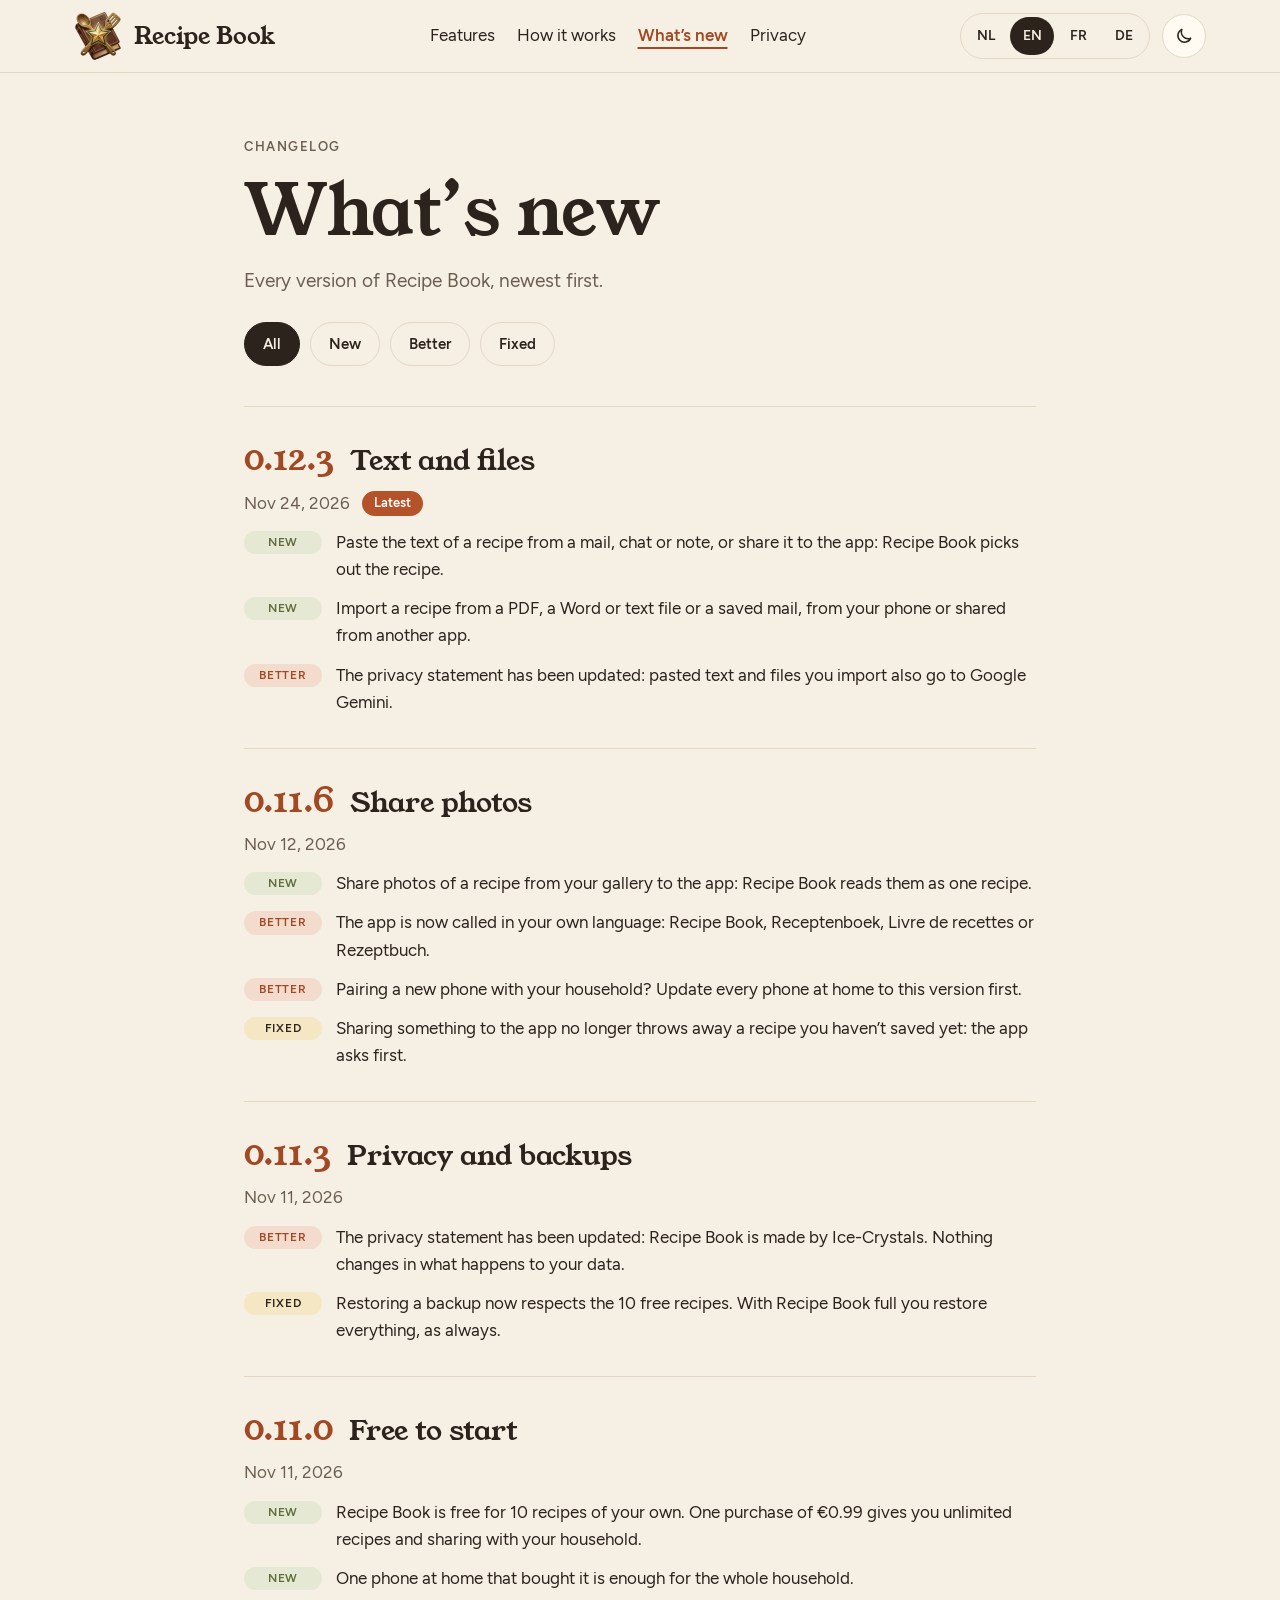
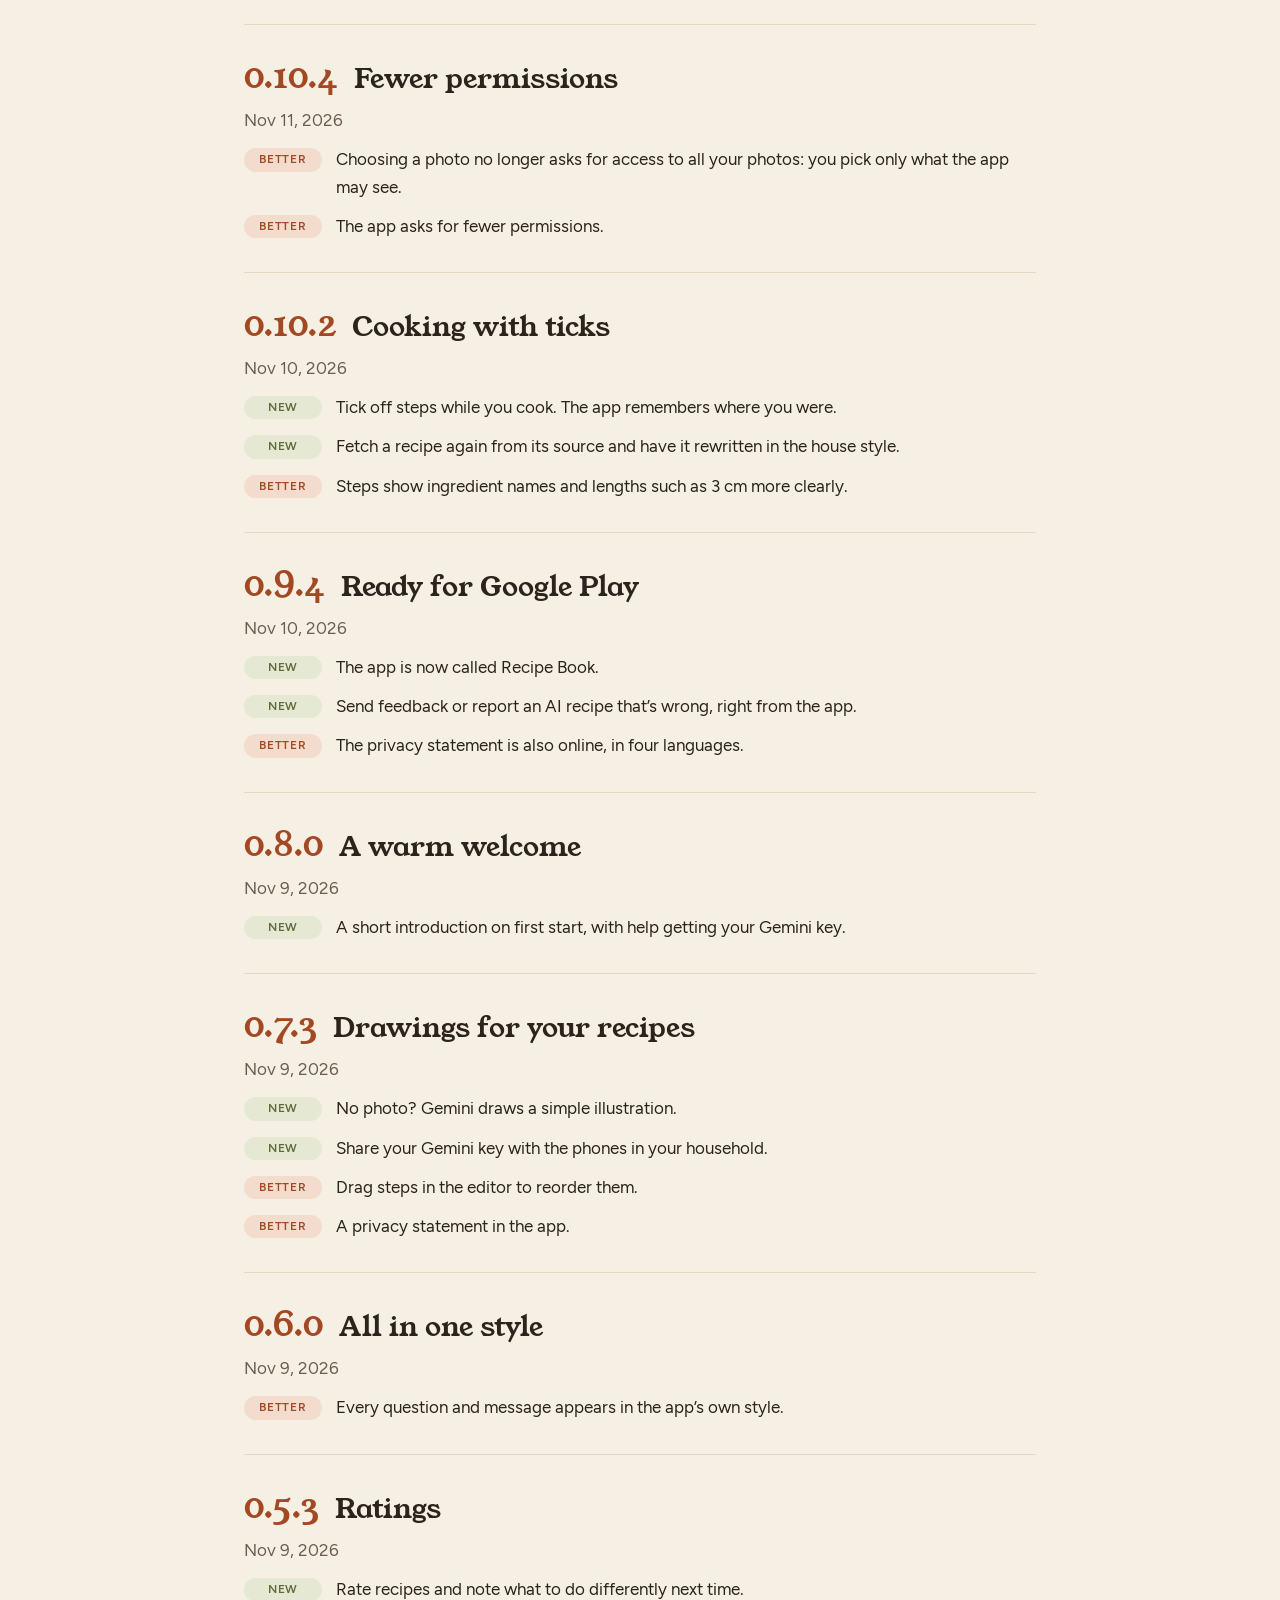
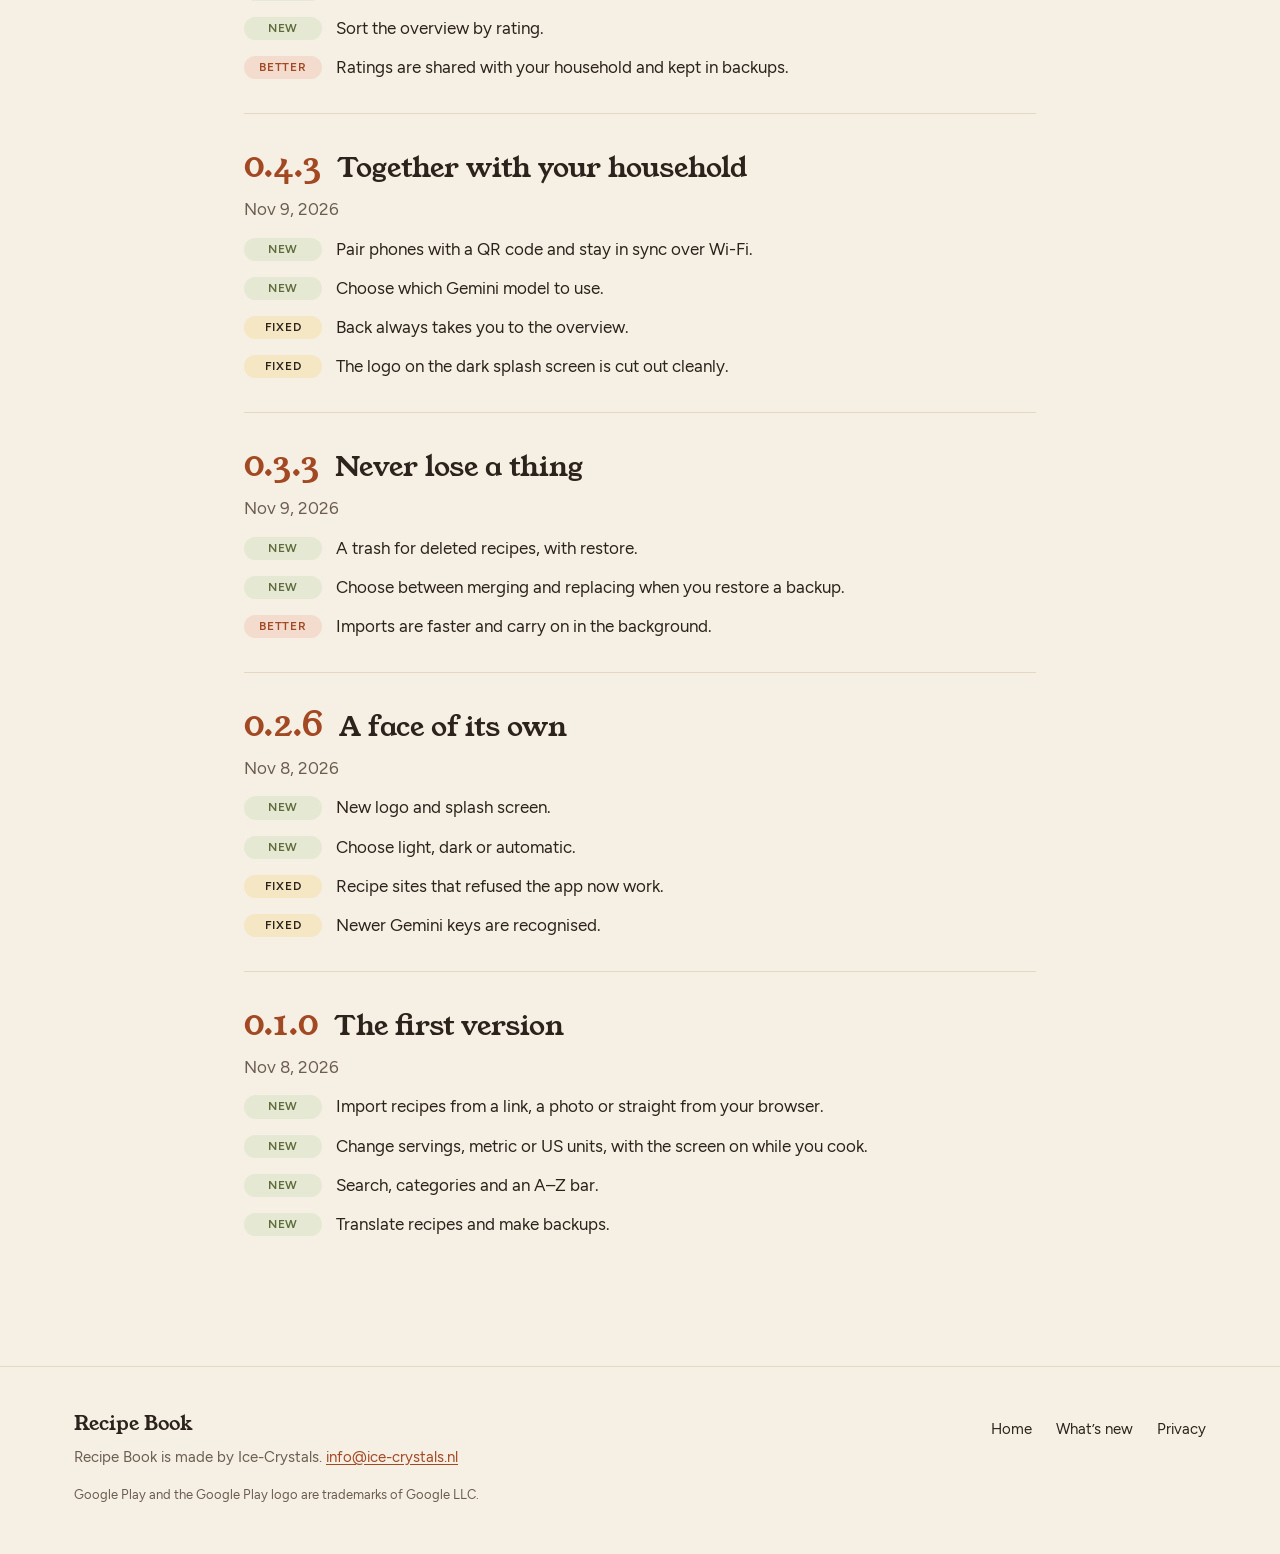
<file: changelog/index.html>
<!doctype html>
<html lang="en" data-page="changelog" data-root="../">
<head>
<meta charset="utf-8">
<meta name="viewport" content="width=device-width, initial-scale=1">
<title>What’s new · Recipe Book</title>
<meta name="description" content="Every version of Recipe Book, newest first.">
<link rel="canonical" href="https://recipe-book.ice-crystals.nl/changelog/">
<link rel="alternate" hreflang="nl" href="https://recipe-book.ice-crystals.nl/nl/changelog/">
<link rel="alternate" hreflang="en" href="https://recipe-book.ice-crystals.nl/changelog/">
<link rel="alternate" hreflang="fr" href="https://recipe-book.ice-crystals.nl/fr/changelog/">
<link rel="alternate" hreflang="de" href="https://recipe-book.ice-crystals.nl/de/changelog/">
<link rel="alternate" hreflang="x-default" href="https://recipe-book.ice-crystals.nl/changelog/">
<meta property="og:type" content="website">
<meta property="og:site_name" content="Recipe Book">
<meta property="og:title" content="What’s new · Recipe Book">
<meta property="og:description" content="Every version of Recipe Book, newest first.">
<meta property="og:url" content="https://recipe-book.ice-crystals.nl/changelog/">
<meta property="og:image" content="https://recipe-book.ice-crystals.nl/assets/feature-graphic-en.png">
<meta property="og:image:alt" content="Recipe Book">
<meta property="og:locale" content="en_US">
<meta name="twitter:card" content="summary_large_image">
<meta name="theme-color" content="#f6efe3" media="(prefers-color-scheme: light)">
<meta name="theme-color" content="#1b1713" media="(prefers-color-scheme: dark)">
<meta name="color-scheme" content="light dark">
<link rel="icon" type="image/png" sizes="32x32" href="../assets/favicon-32.png">
<link rel="apple-touch-icon" href="../assets/apple-touch-icon.png">
<link rel="preload" href="../assets/fonts/Figtree-Regular.woff2" as="font" type="font/woff2" crossorigin>
<link rel="preload" href="../assets/fonts/YoungSerif-Regular.woff2" as="font" type="font/woff2" crossorigin>
<link rel="stylesheet" href="../assets/site.css">
<script>try{var t=localStorage.getItem('rb-theme');if(t==='dark'||t==='light')document.documentElement.setAttribute('data-theme',t)}catch(e){}</script>
<script defer src="../assets/site.js"></script>
</head>
<body>
<a class="skip" href="#main">Skip to content</a>
<header class="site-header">
<div class="wrap header-row">
<a class="brand" href="../"><img src="../assets/logo-96.png" alt="" width="48" height="48"><span>Recipe Book</span></a>
<nav class="main-nav" aria-label="Main menu">
<ul>
<li><a href="../#features">Features</a></li>
<li><a href="../#how">How it works</a></li>
<li><a href="../changelog/" aria-current="page">What’s new</a></li>
<li><a href="../privacy/">Privacy</a></li>
</ul>
</nav>
<div class="tools">
<nav class="langs" aria-label="Language"><ul><li><a href="../nl/changelog/" lang="nl" hreflang="nl" data-lang="nl"><span aria-hidden="true">NL</span><span class="sr-only">Nederlands</span></a></li><li><a href="../changelog/" lang="en" hreflang="en" data-lang="en" aria-current="true"><span aria-hidden="true">EN</span><span class="sr-only">English</span></a></li><li><a href="../fr/changelog/" lang="fr" hreflang="fr" data-lang="fr"><span aria-hidden="true">FR</span><span class="sr-only">Français</span></a></li><li><a href="../de/changelog/" lang="de" hreflang="de" data-lang="de"><span aria-hidden="true">DE</span><span class="sr-only">Deutsch</span></a></li></ul></nav>
<button type="button" class="round theme-toggle" aria-pressed="false" data-theme-toggle hidden><svg width="20" height="20" viewBox="0 0 24 24" fill="none" stroke="currentColor" stroke-width="1.8" stroke-linecap="round" stroke-linejoin="round" aria-hidden="true" focusable="false" class="icon-moon"><path d="M20 14.5A8 8 0 0 1 9.5 4a8 8 0 1 0 10.5 10.5z"/></svg><svg width="20" height="20" viewBox="0 0 24 24" fill="none" stroke="currentColor" stroke-width="1.8" stroke-linecap="round" stroke-linejoin="round" aria-hidden="true" focusable="false" class="icon-sun"><circle cx="12" cy="12" r="4"/><path d="M12 2v2M12 20v2M4.9 4.9l1.4 1.4M17.7 17.7l1.4 1.4M2 12h2M20 12h2M4.9 19.1l1.4-1.4M17.7 6.3l1.4-1.4"/></svg><span class="sr-only">Dark theme</span></button>
</div>
</div>
</header>
<main id="main" tabindex="-1">
<div class="wrap narrow page-head">
<p class="eyebrow">Changelog</p>
<h1 class="serif">What’s new</h1>
<p class="lead">Every version of Recipe Book, newest first.</p>
<div class="filters" role="group" aria-label="Show" data-filters data-one="{n} change" data-other="{n} changes" hidden>
<button type="button" class="pill" data-filter="all" aria-pressed="true">All</button>
<button type="button" class="pill" data-filter="new" aria-pressed="false">New</button>
<button type="button" class="pill" data-filter="better" aria-pressed="false">Better</button>
<button type="button" class="pill" data-filter="fixed" aria-pressed="false">Fixed</button>
</div>
<p class="sr-only" role="status" data-filter-status></p>
</div>
<div class="wrap narrow releases">
<article id="v0.12.3" class="release" aria-labelledby="h-v0.12.3">
<h2 id="h-v0.12.3"><span class="version serif">0.12.3</span> <span class="release-title">Text and files</span></h2>
<p class="release-date muted"><time datetime="2026-11-24">Nov 24, 2026</time> <span class="latest">Latest</span></p>
<ul class="changes">
<li data-kind="new"><span class="tag tag-new">New</span><span class="sr-only">: </span><span>Paste the text of a recipe from a mail, chat or note, or share it to the app: Recipe Book picks out the recipe.</span></li>
<li data-kind="new"><span class="tag tag-new">New</span><span class="sr-only">: </span><span>Import a recipe from a PDF, a Word or text file or a saved mail, from your phone or shared from another app.</span></li>
<li data-kind="better"><span class="tag tag-better">Better</span><span class="sr-only">: </span><span>The privacy statement has been updated: pasted text and files you import also go to Google Gemini.</span></li>
</ul>
</article>
<article id="v0.11.6" class="release" aria-labelledby="h-v0.11.6">
<h2 id="h-v0.11.6"><span class="version serif">0.11.6</span> <span class="release-title">Share photos</span></h2>
<p class="release-date muted"><time datetime="2026-11-12">Nov 12, 2026</time></p>
<ul class="changes">
<li data-kind="new"><span class="tag tag-new">New</span><span class="sr-only">: </span><span>Share photos of a recipe from your gallery to the app: Recipe Book reads them as one recipe.</span></li>
<li data-kind="better"><span class="tag tag-better">Better</span><span class="sr-only">: </span><span>The app is now called in your own language: Recipe Book, Receptenboek, Livre de recettes or Rezeptbuch.</span></li>
<li data-kind="better"><span class="tag tag-better">Better</span><span class="sr-only">: </span><span>Pairing a new phone with your household? Update every phone at home to this version first.</span></li>
<li data-kind="fixed"><span class="tag tag-fixed">Fixed</span><span class="sr-only">: </span><span>Sharing something to the app no longer throws away a recipe you haven’t saved yet: the app asks first.</span></li>
</ul>
</article>
<article id="v0.11.3" class="release" aria-labelledby="h-v0.11.3">
<h2 id="h-v0.11.3"><span class="version serif">0.11.3</span> <span class="release-title">Privacy and backups</span></h2>
<p class="release-date muted"><time datetime="2026-11-11">Nov 11, 2026</time></p>
<ul class="changes">
<li data-kind="better"><span class="tag tag-better">Better</span><span class="sr-only">: </span><span>The privacy statement has been updated: Recipe Book is made by Ice-Crystals. Nothing changes in what happens to your data.</span></li>
<li data-kind="fixed"><span class="tag tag-fixed">Fixed</span><span class="sr-only">: </span><span>Restoring a backup now respects the 10 free recipes. With Recipe Book full you restore everything, as always.</span></li>
</ul>
</article>
<article id="v0.11.0" class="release" aria-labelledby="h-v0.11.0">
<h2 id="h-v0.11.0"><span class="version serif">0.11.0</span> <span class="release-title">Free to start</span></h2>
<p class="release-date muted"><time datetime="2026-11-11">Nov 11, 2026</time></p>
<ul class="changes">
<li data-kind="new"><span class="tag tag-new">New</span><span class="sr-only">: </span><span>Recipe Book is free for 10 recipes of your own. One purchase of €0.99 gives you unlimited recipes and sharing with your household.</span></li>
<li data-kind="new"><span class="tag tag-new">New</span><span class="sr-only">: </span><span>One phone at home that bought it is enough for the whole household.</span></li>
</ul>
</article>
<article id="v0.10.4" class="release" aria-labelledby="h-v0.10.4">
<h2 id="h-v0.10.4"><span class="version serif">0.10.4</span> <span class="release-title">Fewer permissions</span></h2>
<p class="release-date muted"><time datetime="2026-11-11">Nov 11, 2026</time></p>
<ul class="changes">
<li data-kind="better"><span class="tag tag-better">Better</span><span class="sr-only">: </span><span>Choosing a photo no longer asks for access to all your photos: you pick only what the app may see.</span></li>
<li data-kind="better"><span class="tag tag-better">Better</span><span class="sr-only">: </span><span>The app asks for fewer permissions.</span></li>
</ul>
</article>
<article id="v0.10.2" class="release" aria-labelledby="h-v0.10.2">
<h2 id="h-v0.10.2"><span class="version serif">0.10.2</span> <span class="release-title">Cooking with ticks</span></h2>
<p class="release-date muted"><time datetime="2026-11-10">Nov 10, 2026</time></p>
<ul class="changes">
<li data-kind="new"><span class="tag tag-new">New</span><span class="sr-only">: </span><span>Tick off steps while you cook. The app remembers where you were.</span></li>
<li data-kind="new"><span class="tag tag-new">New</span><span class="sr-only">: </span><span>Fetch a recipe again from its source and have it rewritten in the house style.</span></li>
<li data-kind="better"><span class="tag tag-better">Better</span><span class="sr-only">: </span><span>Steps show ingredient names and lengths such as 3 cm more clearly.</span></li>
</ul>
</article>
<article id="v0.9.4" class="release" aria-labelledby="h-v0.9.4">
<h2 id="h-v0.9.4"><span class="version serif">0.9.4</span> <span class="release-title">Ready for Google Play</span></h2>
<p class="release-date muted"><time datetime="2026-11-10">Nov 10, 2026</time></p>
<ul class="changes">
<li data-kind="new"><span class="tag tag-new">New</span><span class="sr-only">: </span><span>The app is now called Recipe Book.</span></li>
<li data-kind="new"><span class="tag tag-new">New</span><span class="sr-only">: </span><span>Send feedback or report an AI recipe that’s wrong, right from the app.</span></li>
<li data-kind="better"><span class="tag tag-better">Better</span><span class="sr-only">: </span><span>The privacy statement is also online, in four languages.</span></li>
</ul>
</article>
<article id="v0.8.0" class="release" aria-labelledby="h-v0.8.0">
<h2 id="h-v0.8.0"><span class="version serif">0.8.0</span> <span class="release-title">A warm welcome</span></h2>
<p class="release-date muted"><time datetime="2026-11-09">Nov 9, 2026</time></p>
<ul class="changes">
<li data-kind="new"><span class="tag tag-new">New</span><span class="sr-only">: </span><span>A short introduction on first start, with help getting your Gemini key.</span></li>
</ul>
</article>
<article id="v0.7.3" class="release" aria-labelledby="h-v0.7.3">
<h2 id="h-v0.7.3"><span class="version serif">0.7.3</span> <span class="release-title">Drawings for your recipes</span></h2>
<p class="release-date muted"><time datetime="2026-11-09">Nov 9, 2026</time></p>
<ul class="changes">
<li data-kind="new"><span class="tag tag-new">New</span><span class="sr-only">: </span><span>No photo? Gemini draws a simple illustration.</span></li>
<li data-kind="new"><span class="tag tag-new">New</span><span class="sr-only">: </span><span>Share your Gemini key with the phones in your household.</span></li>
<li data-kind="better"><span class="tag tag-better">Better</span><span class="sr-only">: </span><span>Drag steps in the editor to reorder them.</span></li>
<li data-kind="better"><span class="tag tag-better">Better</span><span class="sr-only">: </span><span>A privacy statement in the app.</span></li>
</ul>
</article>
<article id="v0.6.0" class="release" aria-labelledby="h-v0.6.0">
<h2 id="h-v0.6.0"><span class="version serif">0.6.0</span> <span class="release-title">All in one style</span></h2>
<p class="release-date muted"><time datetime="2026-11-09">Nov 9, 2026</time></p>
<ul class="changes">
<li data-kind="better"><span class="tag tag-better">Better</span><span class="sr-only">: </span><span>Every question and message appears in the app’s own style.</span></li>
</ul>
</article>
<article id="v0.5.3" class="release" aria-labelledby="h-v0.5.3">
<h2 id="h-v0.5.3"><span class="version serif">0.5.3</span> <span class="release-title">Ratings</span></h2>
<p class="release-date muted"><time datetime="2026-11-09">Nov 9, 2026</time></p>
<ul class="changes">
<li data-kind="new"><span class="tag tag-new">New</span><span class="sr-only">: </span><span>Rate recipes and note what to do differently next time.</span></li>
<li data-kind="new"><span class="tag tag-new">New</span><span class="sr-only">: </span><span>Sort the overview by rating.</span></li>
<li data-kind="better"><span class="tag tag-better">Better</span><span class="sr-only">: </span><span>Ratings are shared with your household and kept in backups.</span></li>
</ul>
</article>
<article id="v0.4.3" class="release" aria-labelledby="h-v0.4.3">
<h2 id="h-v0.4.3"><span class="version serif">0.4.3</span> <span class="release-title">Together with your household</span></h2>
<p class="release-date muted"><time datetime="2026-11-09">Nov 9, 2026</time></p>
<ul class="changes">
<li data-kind="new"><span class="tag tag-new">New</span><span class="sr-only">: </span><span>Pair phones with a QR code and stay in sync over Wi-Fi.</span></li>
<li data-kind="new"><span class="tag tag-new">New</span><span class="sr-only">: </span><span>Choose which Gemini model to use.</span></li>
<li data-kind="fixed"><span class="tag tag-fixed">Fixed</span><span class="sr-only">: </span><span>Back always takes you to the overview.</span></li>
<li data-kind="fixed"><span class="tag tag-fixed">Fixed</span><span class="sr-only">: </span><span>The logo on the dark splash screen is cut out cleanly.</span></li>
</ul>
</article>
<article id="v0.3.3" class="release" aria-labelledby="h-v0.3.3">
<h2 id="h-v0.3.3"><span class="version serif">0.3.3</span> <span class="release-title">Never lose a thing</span></h2>
<p class="release-date muted"><time datetime="2026-11-09">Nov 9, 2026</time></p>
<ul class="changes">
<li data-kind="new"><span class="tag tag-new">New</span><span class="sr-only">: </span><span>A trash for deleted recipes, with restore.</span></li>
<li data-kind="new"><span class="tag tag-new">New</span><span class="sr-only">: </span><span>Choose between merging and replacing when you restore a backup.</span></li>
<li data-kind="better"><span class="tag tag-better">Better</span><span class="sr-only">: </span><span>Imports are faster and carry on in the background.</span></li>
</ul>
</article>
<article id="v0.2.6" class="release" aria-labelledby="h-v0.2.6">
<h2 id="h-v0.2.6"><span class="version serif">0.2.6</span> <span class="release-title">A face of its own</span></h2>
<p class="release-date muted"><time datetime="2026-11-08">Nov 8, 2026</time></p>
<ul class="changes">
<li data-kind="new"><span class="tag tag-new">New</span><span class="sr-only">: </span><span>New logo and splash screen.</span></li>
<li data-kind="new"><span class="tag tag-new">New</span><span class="sr-only">: </span><span>Choose light, dark or automatic.</span></li>
<li data-kind="fixed"><span class="tag tag-fixed">Fixed</span><span class="sr-only">: </span><span>Recipe sites that refused the app now work.</span></li>
<li data-kind="fixed"><span class="tag tag-fixed">Fixed</span><span class="sr-only">: </span><span>Newer Gemini keys are recognised.</span></li>
</ul>
</article>
<article id="v0.1.0" class="release" aria-labelledby="h-v0.1.0">
<h2 id="h-v0.1.0"><span class="version serif">0.1.0</span> <span class="release-title">The first version</span></h2>
<p class="release-date muted"><time datetime="2026-11-08">Nov 8, 2026</time></p>
<ul class="changes">
<li data-kind="new"><span class="tag tag-new">New</span><span class="sr-only">: </span><span>Import recipes from a link, a photo or straight from your browser.</span></li>
<li data-kind="new"><span class="tag tag-new">New</span><span class="sr-only">: </span><span>Change servings, metric or US units, with the screen on while you cook.</span></li>
<li data-kind="new"><span class="tag tag-new">New</span><span class="sr-only">: </span><span>Search, categories and an A–Z bar.</span></li>
<li data-kind="new"><span class="tag tag-new">New</span><span class="sr-only">: </span><span>Translate recipes and make backups.</span></li>
</ul>
</article>
</div>
</main>
<footer class="site-footer">
<div class="wrap footer-row">
<div class="footer-brand">
<p class="serif footer-name">Recipe Book</p>
<p>Recipe Book is made by Ice-Crystals. <a href="mailto:info@ice-crystals.nl">info@ice-crystals.nl</a></p>
</div>
<nav aria-label="Footer"><ul class="footer-links">
<li><a href="../">Home</a></li>
<li><a href="../changelog/">What’s new</a></li>
<li><a href="../privacy/">Privacy</a></li>
</ul></nav>
<p class="trademark">Google Play and the Google Play logo are trademarks of Google LLC.</p>
</div>
</footer>
</body>
</html>
</file>
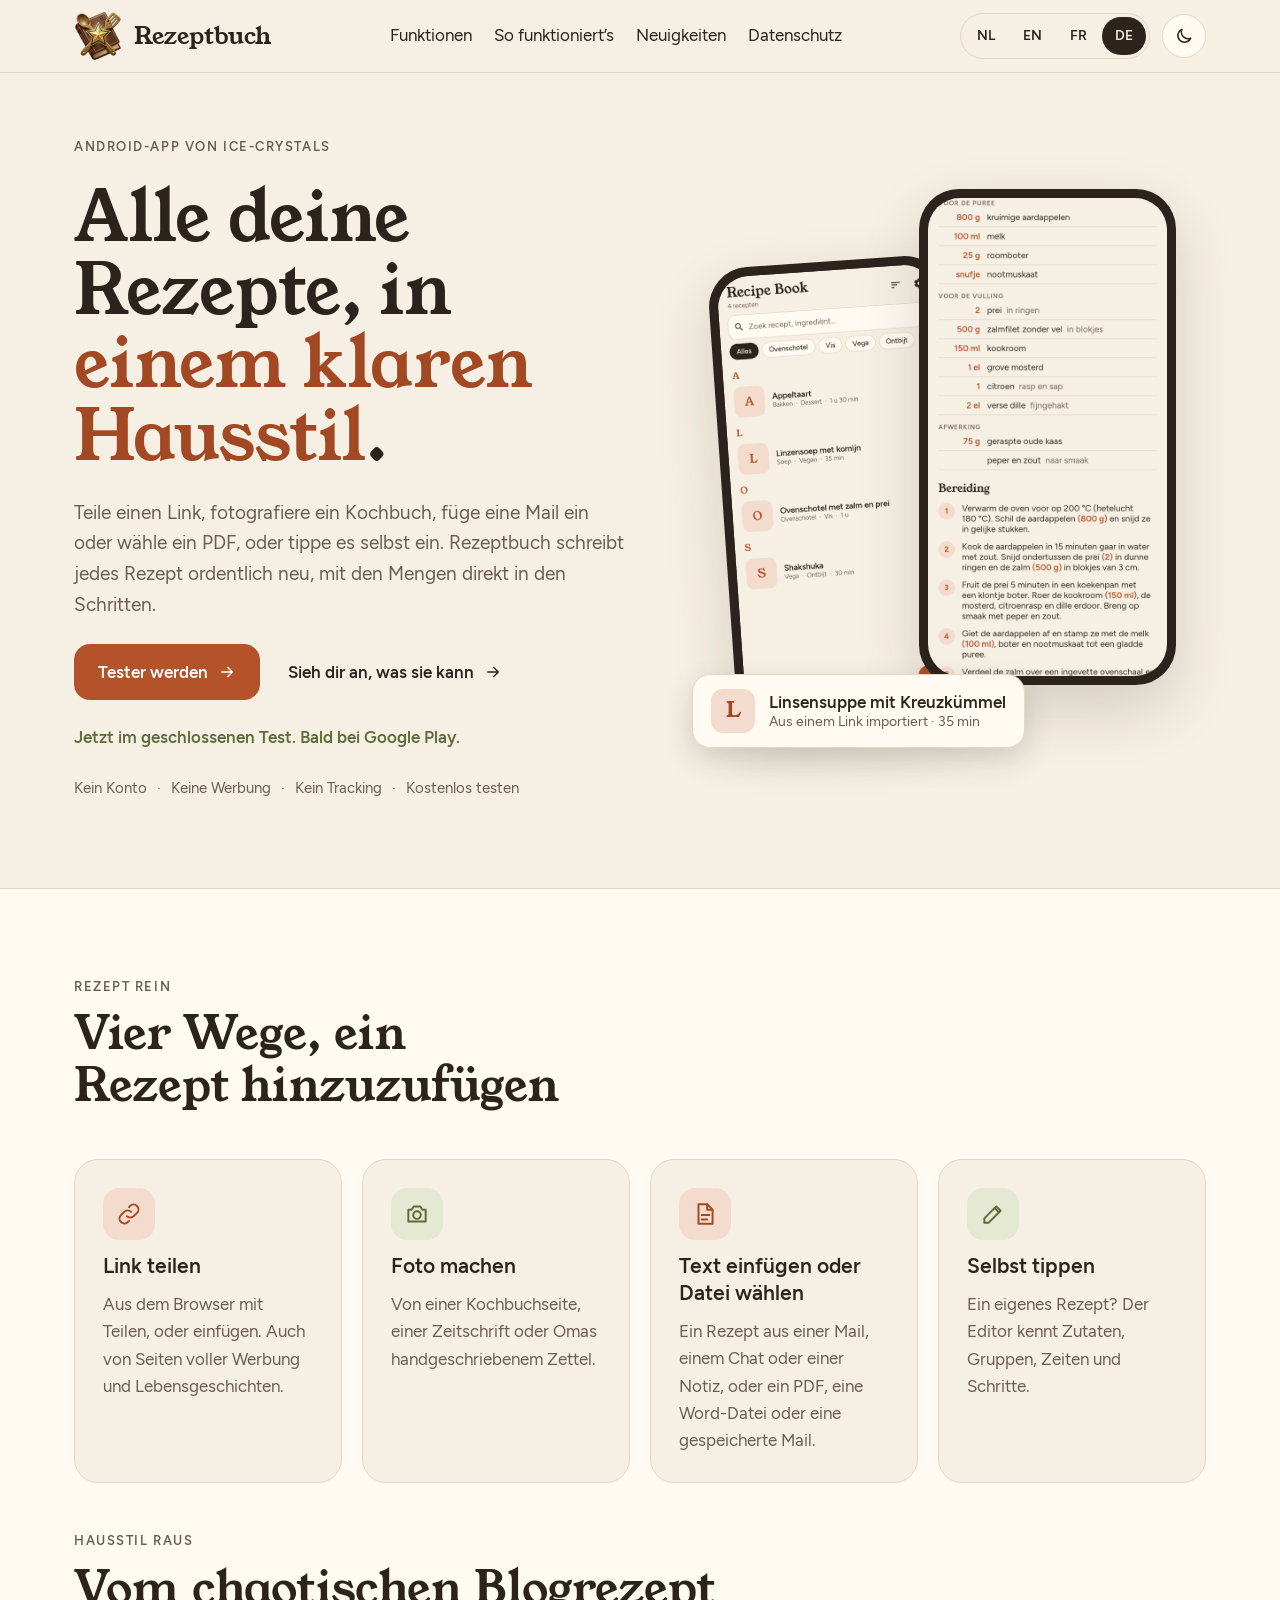
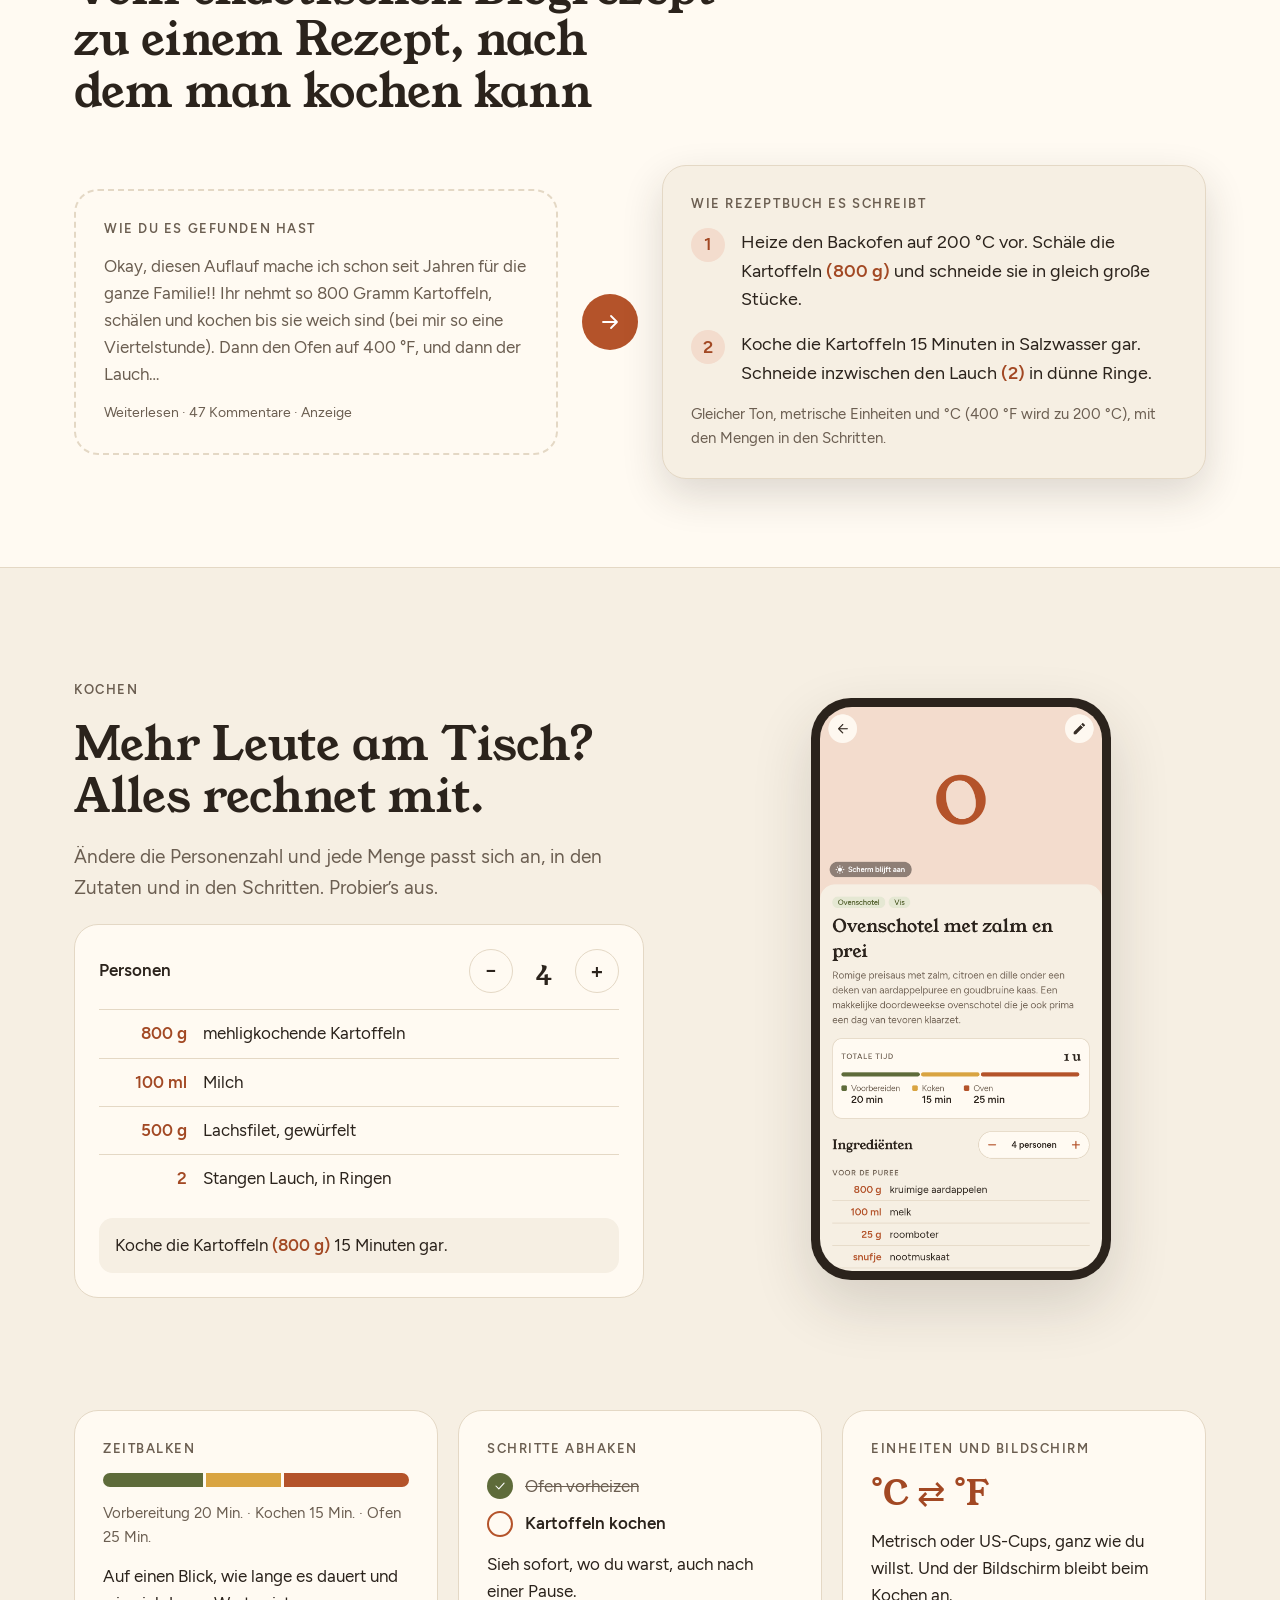
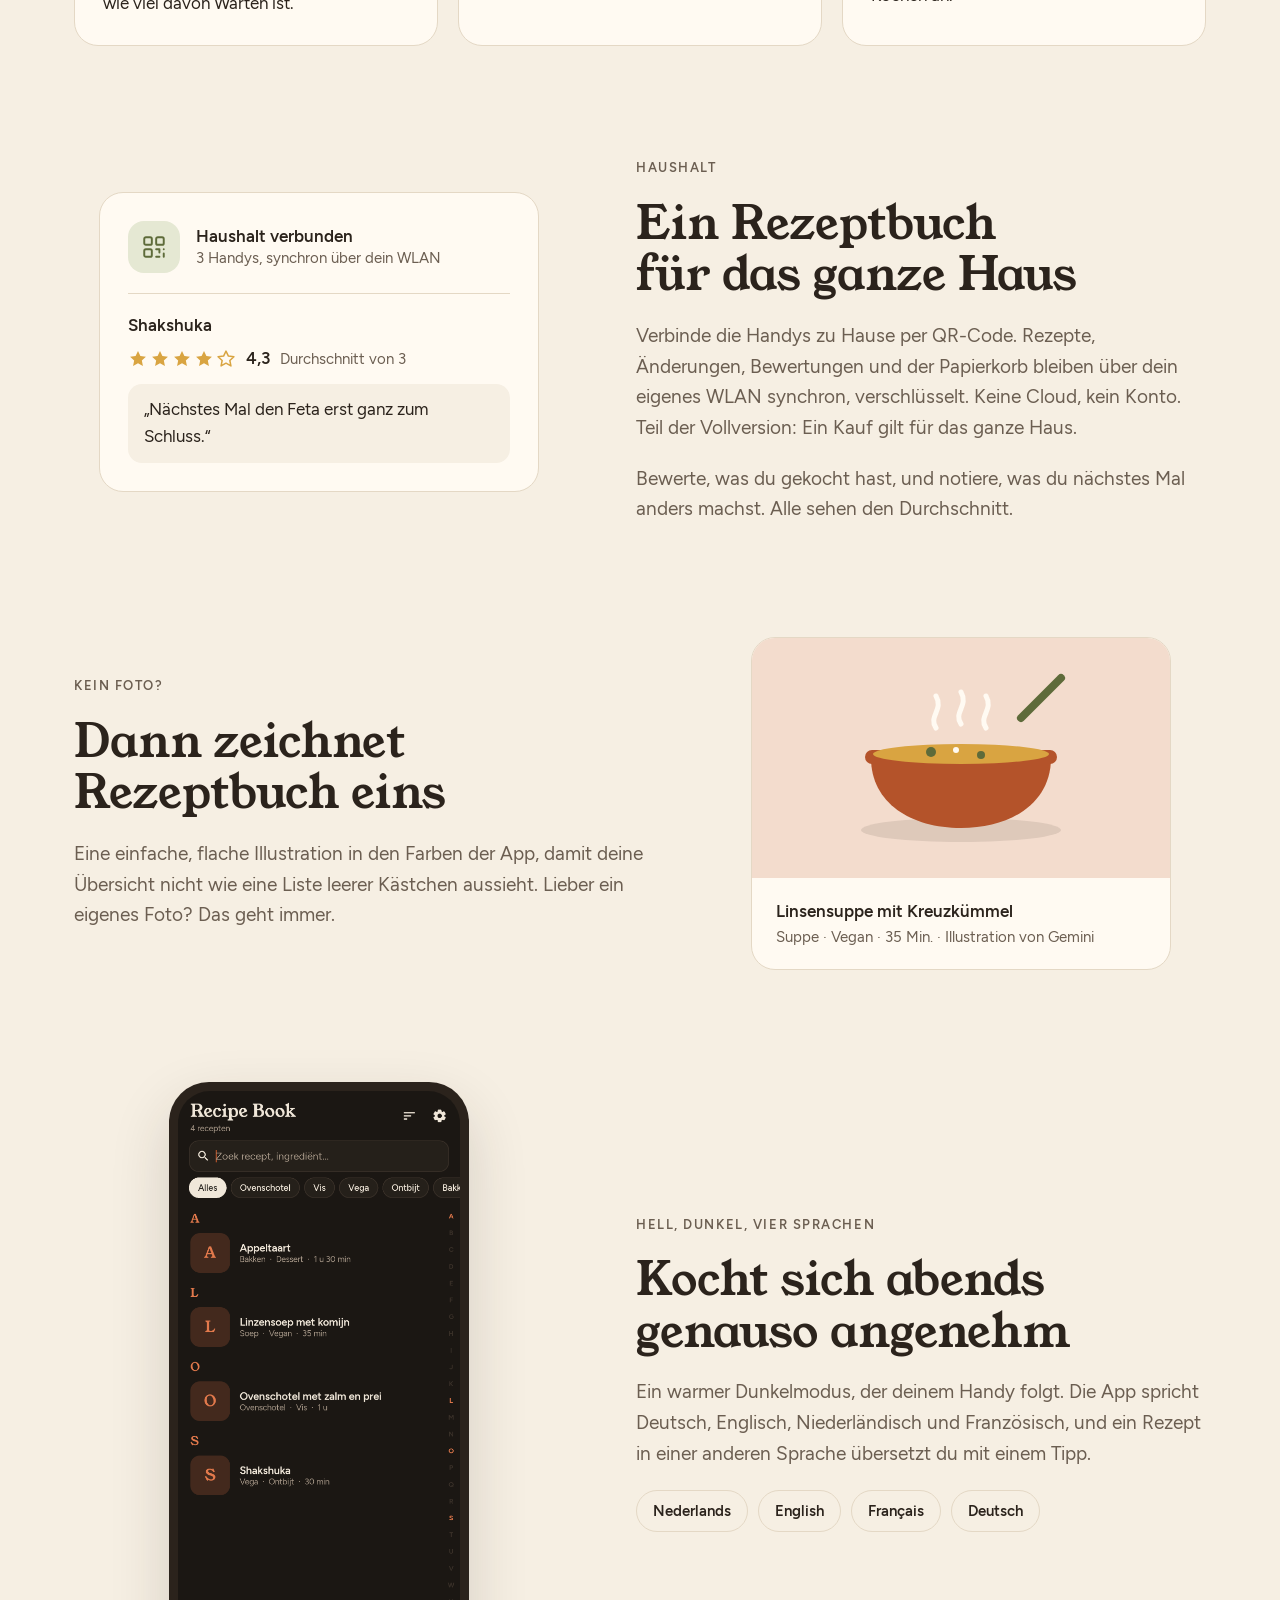
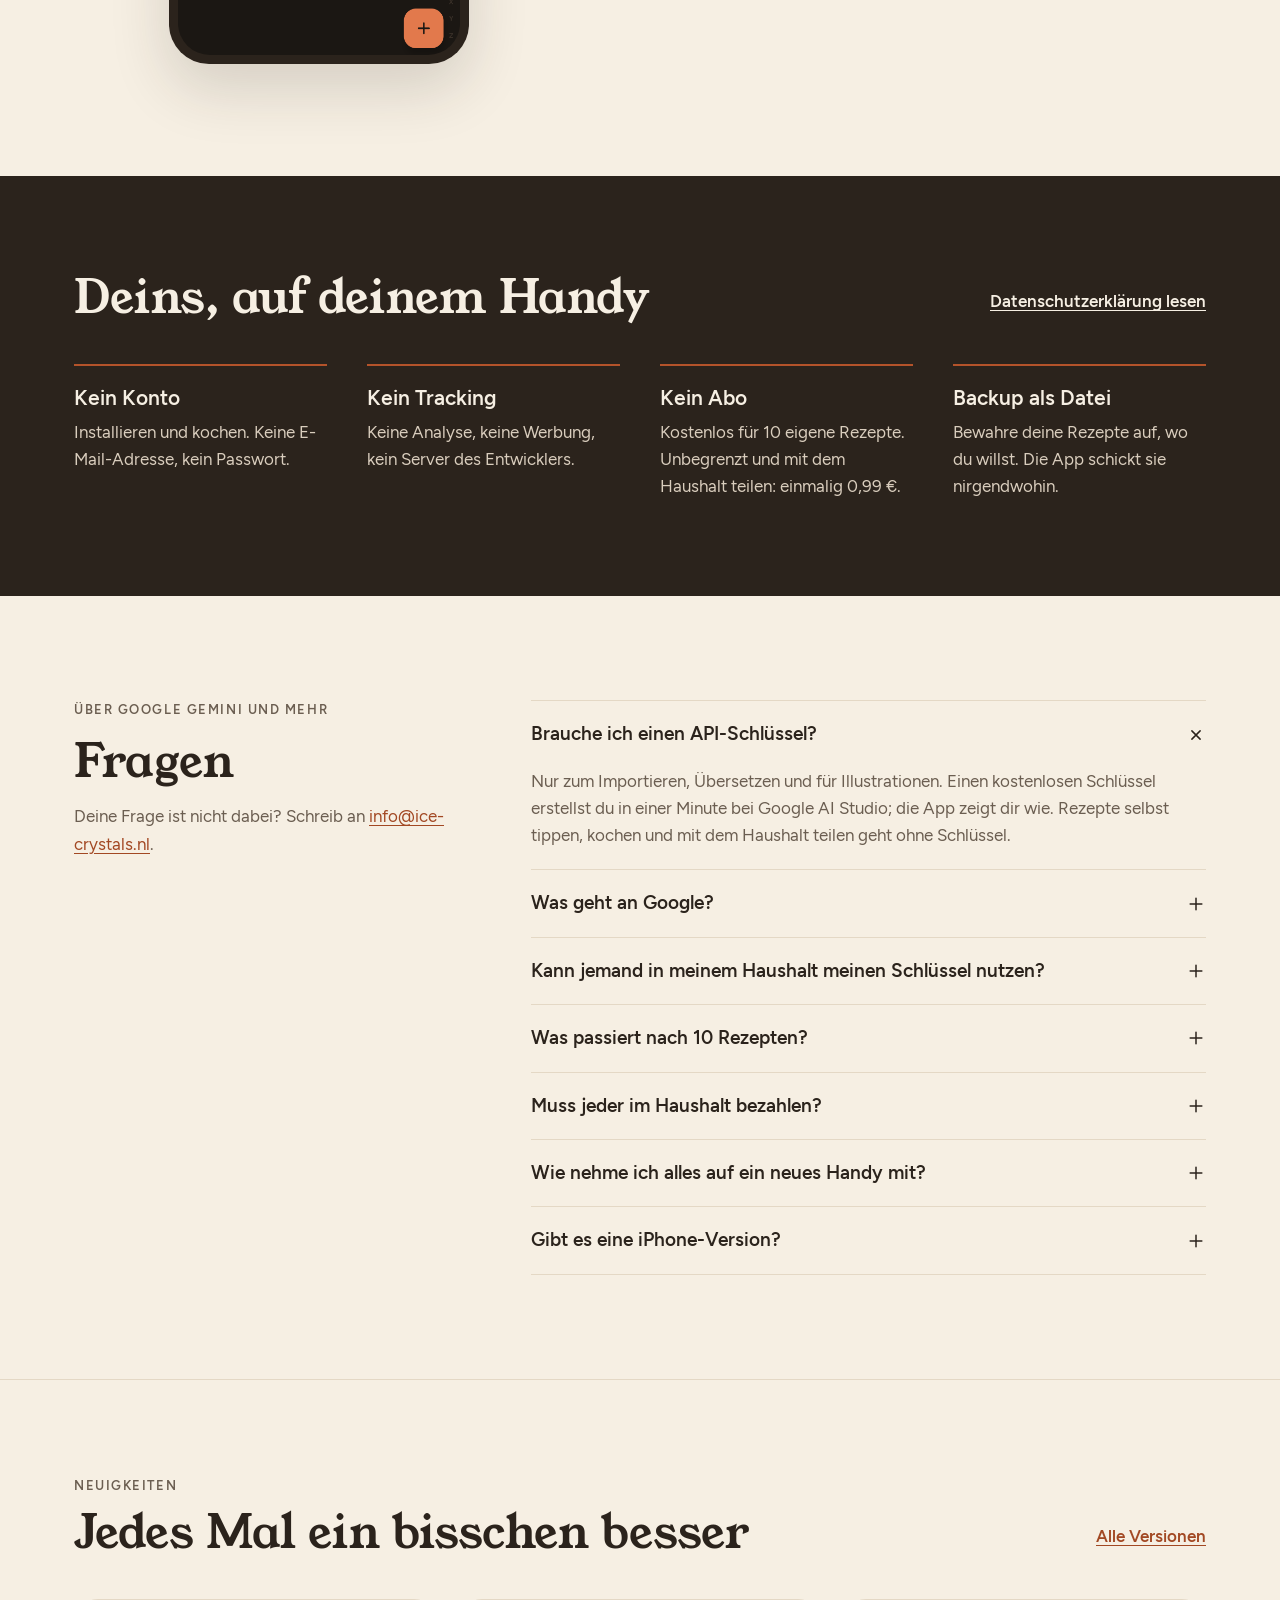
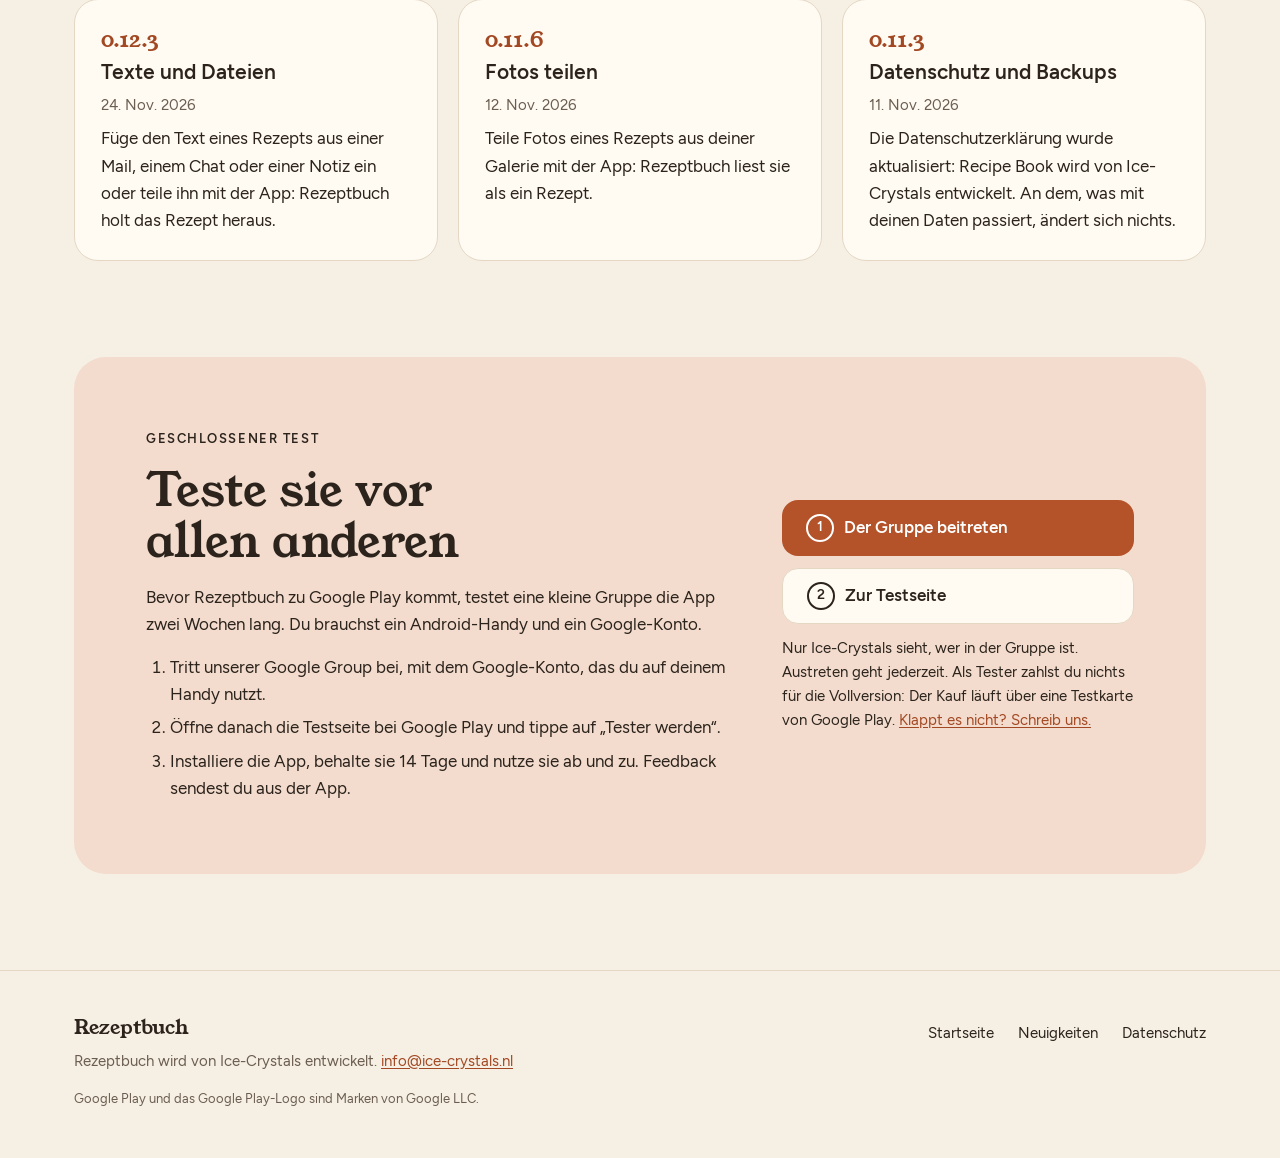
<file: de/index.html>
<!doctype html>
<html lang="de" data-page="home" data-root="../">
<head>
<meta charset="utf-8">
<meta name="viewport" content="width=device-width, initial-scale=1">
<title>Rezeptbuch · Alle Rezepte in einem klaren Hausstil</title>
<meta name="description" content="Rezepte aus einem Link, Foto, Text oder PDF, neu geschrieben in einem klaren Hausstil. Eine Koch-App für Android, ohne Konto, Werbung oder Tracking.">
<link rel="canonical" href="https://recipe-book.ice-crystals.nl/de/">
<link rel="alternate" hreflang="nl" href="https://recipe-book.ice-crystals.nl/nl/">
<link rel="alternate" hreflang="en" href="https://recipe-book.ice-crystals.nl/">
<link rel="alternate" hreflang="fr" href="https://recipe-book.ice-crystals.nl/fr/">
<link rel="alternate" hreflang="de" href="https://recipe-book.ice-crystals.nl/de/">
<link rel="alternate" hreflang="x-default" href="https://recipe-book.ice-crystals.nl/">
<meta property="og:type" content="website">
<meta property="og:site_name" content="Rezeptbuch">
<meta property="og:title" content="Rezeptbuch · Alle Rezepte in einem klaren Hausstil">
<meta property="og:description" content="Rezepte aus einem Link, Foto, Text oder PDF, neu geschrieben in einem klaren Hausstil. Eine Koch-App für Android, ohne Konto, Werbung oder Tracking.">
<meta property="og:url" content="https://recipe-book.ice-crystals.nl/de/">
<meta property="og:image" content="https://recipe-book.ice-crystals.nl/assets/feature-graphic-de.png">
<meta property="og:image:alt" content="Rezeptbuch">
<meta property="og:locale" content="de_DE">
<meta name="twitter:card" content="summary_large_image">
<meta name="theme-color" content="#f6efe3" media="(prefers-color-scheme: light)">
<meta name="theme-color" content="#1b1713" media="(prefers-color-scheme: dark)">
<meta name="color-scheme" content="light dark">
<link rel="icon" type="image/png" sizes="32x32" href="../assets/favicon-32.png">
<link rel="apple-touch-icon" href="../assets/apple-touch-icon.png">
<link rel="preload" href="../assets/fonts/Figtree-Regular.woff2" as="font" type="font/woff2" crossorigin>
<link rel="preload" href="../assets/fonts/YoungSerif-Regular.woff2" as="font" type="font/woff2" crossorigin>
<link rel="stylesheet" href="../assets/site.css">
<script>try{var t=localStorage.getItem('rb-theme');if(t==='dark'||t==='light')document.documentElement.setAttribute('data-theme',t)}catch(e){}</script>
<script defer src="../assets/site.js"></script>
</head>
<body>
<a class="skip" href="#main">Zum Inhalt</a>
<header class="site-header">
<div class="wrap header-row">
<a class="brand" href="../de/" aria-current="page"><img src="../assets/logo-96.png" alt="" width="48" height="48"><span>Rezeptbuch</span></a>
<nav class="main-nav" aria-label="Hauptmenü">
<ul>
<li><a href="#features">Funktionen</a></li>
<li><a href="#how">So funktioniert’s</a></li>
<li><a href="../de/changelog/">Neuigkeiten</a></li>
<li><a href="../de/privacy/">Datenschutz</a></li>
</ul>
</nav>
<div class="tools">
<nav class="langs" aria-label="Sprache"><ul><li><a href="../nl/" lang="nl" hreflang="nl" data-lang="nl"><span aria-hidden="true">NL</span><span class="sr-only">Nederlands</span></a></li><li><a href="../" lang="en" hreflang="en" data-lang="en"><span aria-hidden="true">EN</span><span class="sr-only">English</span></a></li><li><a href="../fr/" lang="fr" hreflang="fr" data-lang="fr"><span aria-hidden="true">FR</span><span class="sr-only">Français</span></a></li><li><a href="../de/" lang="de" hreflang="de" data-lang="de" aria-current="true"><span aria-hidden="true">DE</span><span class="sr-only">Deutsch</span></a></li></ul></nav>
<button type="button" class="round theme-toggle" aria-pressed="false" data-theme-toggle hidden><svg width="20" height="20" viewBox="0 0 24 24" fill="none" stroke="currentColor" stroke-width="1.8" stroke-linecap="round" stroke-linejoin="round" aria-hidden="true" focusable="false" class="icon-moon"><path d="M20 14.5A8 8 0 0 1 9.5 4a8 8 0 1 0 10.5 10.5z"/></svg><svg width="20" height="20" viewBox="0 0 24 24" fill="none" stroke="currentColor" stroke-width="1.8" stroke-linecap="round" stroke-linejoin="round" aria-hidden="true" focusable="false" class="icon-sun"><circle cx="12" cy="12" r="4"/><path d="M12 2v2M12 20v2M4.9 4.9l1.4 1.4M17.7 17.7l1.4 1.4M2 12h2M20 12h2M4.9 19.1l1.4-1.4M17.7 6.3l1.4-1.4"/></svg><span class="sr-only">Dunkles Design</span></button>
</div>
</div>
</header>
<main id="main" tabindex="-1">
<section class="wrap hero" aria-labelledby="hero-title">
<div class="hero-text">
<p class="eyebrow">Android-App von Ice-Crystals</p>
<h1 id="hero-title" class="serif">Alle deine Rezepte, in <span class="accent">einem klaren Hausstil</span>.</h1>
<p class="lead">Teile einen Link, fotografiere ein Kochbuch, füge eine Mail ein oder wähle ein PDF, oder tippe es selbst ein. Rezeptbuch schreibt jedes Rezept ordentlich neu, mit den Mengen direkt in den Schritten.</p>
<div class="actions">
<a class="btn btn-primary" href="#join">Tester werden<svg width="18" height="18" viewBox="0 0 24 24" fill="none" stroke="currentColor" stroke-width="1.8" stroke-linecap="round" stroke-linejoin="round" aria-hidden="true" focusable="false" class="icon"><path d="M5 12h14M13 6l6 6-6 6"/></svg></a>
<a class="btn btn-ghost" href="#features">Sieh dir an, was sie kann<svg width="18" height="18" viewBox="0 0 24 24" fill="none" stroke="currentColor" stroke-width="1.8" stroke-linecap="round" stroke-linejoin="round" aria-hidden="true" focusable="false" class="icon"><path d="M5 12h14M13 6l6 6-6 6"/></svg></a>
</div>
<p class="status">Jetzt im geschlossenen Test. Bald bei Google Play.</p>
<ul class="trust"><li>Kein Konto</li><li>Keine Werbung</li><li>Kein Tracking</li><li>Kostenlos testen</li></ul>
</div>
<div class="hero-phones">
<div class="phone phone-back"><img src="../assets/screenshots/de/01-overzicht.png" alt="Die Rezeptübersicht mit Suchfeld, Kategorien und einer A–Z-Leiste." width="1080" height="2160" decoding="async"></div>
<div class="phone phone-front"><img src="../assets/screenshots/de/03-ingredienten-bereiding.png" alt="Zutaten und Zubereitung eines Auflaufs. In den Schritten stehen die Mengen in Klammern, etwa „die Kartoffeln (800 g)“." width="1080" height="2160" decoding="async"></div>
<p class="float-card" aria-hidden="true"><span class="initial serif">L</span><span><span class="float-title">Linsensuppe mit Kreuzkümmel</span><span class="float-meta">Aus einem Link importiert · 35 min</span></span></p>
</div>
</section>
<section id="how" class="band" aria-labelledby="how-title">
<div class="wrap stack-xl">
<div class="section-head">
<p class="eyebrow">Rezept rein</p>
<h2 id="how-title" class="serif">Vier Wege, ein Rezept hinzuzufügen</h2>
</div>
<ul class="ways">
<li class="way">
<span class="tile tile-terra"><svg width="26" height="26" viewBox="0 0 24 24" fill="none" stroke="currentColor" stroke-width="1.8" stroke-linecap="round" stroke-linejoin="round" aria-hidden="true" focusable="false"><path d="M10 14a4.5 4.5 0 0 0 6.4 0l3-3a4.5 4.5 0 0 0-6.4-6.4l-1 1"/><path d="M14 10a4.5 4.5 0 0 0-6.4 0l-3 3a4.5 4.5 0 0 0 6.4 6.4l1-1"/></svg></span>
<h3>Link teilen</h3>
<p>Aus dem Browser mit Teilen, oder einfügen. Auch von Seiten voller Werbung und Lebensgeschichten.</p>
</li>
<li class="way">
<span class="tile tile-olive"><svg width="26" height="26" viewBox="0 0 24 24" fill="none" stroke="currentColor" stroke-width="1.8" stroke-linecap="round" stroke-linejoin="round" aria-hidden="true" focusable="false"><path d="M4 8h3l2-3h6l2 3h3v11H4z"/><circle cx="12" cy="13" r="3.5"/></svg></span>
<h3>Foto machen</h3>
<p>Von einer Kochbuchseite, einer Zeitschrift oder Omas handgeschriebenem Zettel.</p>
</li>
<li class="way">
<span class="tile tile-terra"><svg width="26" height="26" viewBox="0 0 24 24" fill="none" stroke="currentColor" stroke-width="1.8" stroke-linecap="round" stroke-linejoin="round" aria-hidden="true" focusable="false"><path d="M6 3h8l5 5v13H6z"/><path d="M14 3v5h5"/><path d="M9 13h7M9 17h5"/></svg></span>
<h3>Text einfügen oder Datei wählen</h3>
<p>Ein Rezept aus einer Mail, einem Chat oder einer Notiz, oder ein PDF, eine Word-Datei oder eine gespeicherte Mail.</p>
</li>
<li class="way">
<span class="tile tile-olive"><svg width="26" height="26" viewBox="0 0 24 24" fill="none" stroke="currentColor" stroke-width="1.8" stroke-linecap="round" stroke-linejoin="round" aria-hidden="true" focusable="false"><path d="M4 20h4L19 9l-4-4L4 16z"/><path d="M13.5 6.5l4 4"/></svg></span>
<h3>Selbst tippen</h3>
<p>Ein eigenes Rezept? Der Editor kennt Zutaten, Gruppen, Zeiten und Schritte.</p>
</li>
</ul>
<div class="section-head">
<p class="eyebrow">Hausstil raus</p>
<h2 class="serif">Vom chaotischen Blogrezept zu einem Rezept, nach dem man kochen kann</h2>
</div>
<div class="before-after">
<figure class="before">
<figcaption class="eyebrow">Wie du es gefunden hast</figcaption>
<blockquote><p>Okay, diesen Auflauf mache ich schon seit Jahren für die ganze Familie!! Ihr nehmt so 800 Gramm Kartoffeln, schälen und kochen bis sie weich sind (bei mir so eine Viertelstunde). Dann den Ofen auf 400 °F, und dann der Lauch…</p></blockquote>
<p class="before-meta">Weiterlesen · 47 Kommentare · Anzeige</p>
</figure>
<span class="arrow-dot"><svg width="18" height="18" viewBox="0 0 24 24" fill="none" stroke="currentColor" stroke-width="1.8" stroke-linecap="round" stroke-linejoin="round" aria-hidden="true" focusable="false" class="icon"><path d="M5 12h14M13 6l6 6-6 6"/></svg></span>
<figure class="after">
<figcaption class="eyebrow">Wie Rezeptbuch es schreibt</figcaption>
<ol class="steps">
<li><span>Heize den Backofen auf 200 °C vor. Schäle die Kartoffeln <span class="amt">(800&nbsp;g)</span> und schneide sie in gleich große Stücke.</span></li>
<li><span>Koche die Kartoffeln 15 Minuten in Salzwasser gar. Schneide inzwischen den Lauch <span class="amt">(2)</span> in dünne Ringe.</span></li>
</ol>
<p class="note">Gleicher Ton, metrische Einheiten und °C (400 °F wird zu 200 °C), mit den Mengen in den Schritten.</p>
</figure>
</div>
</div>
</section>
<div id="features" class="wrap features">
<section class="feature" aria-labelledby="cooking-title">
<div class="feature-text">
<p class="eyebrow">Kochen</p>
<h2 id="cooking-title" class="serif">Mehr Leute am Tisch? Alles rechnet mit.</h2>
<p class="lead">Ändere die Personenzahl und jede Menge passt sich an, in den Zutaten und in den Schritten. Probier’s aus.</p>
<div class="card demo" data-servings="4" data-decimal="," data-one="{n} Person" data-other="{n} Personen">
<div class="demo-head">
<span id="servings-label" class="demo-label">Personen</span>
<div class="stepper" role="group" aria-labelledby="servings-label">
<button type="button" class="round" data-step="-1" aria-label="Eine Person weniger" hidden><span aria-hidden="true">−</span></button>
<span class="count serif" data-count>4</span>
<button type="button" class="round" data-step="1" aria-label="Eine Person mehr" hidden><span aria-hidden="true">+</span></button>
</div>
</div>
<p class="sr-only" role="status" data-status></p>
<ul class="ingredients">
<li><span class="amt"><span data-q="800" data-u="g">800 g</span></span><span>mehligkochende Kartoffeln</span></li>
<li><span class="amt"><span data-q="100" data-u="ml">100 ml</span></span><span>Milch</span></li>
<li><span class="amt"><span data-q="500" data-u="g">500 g</span></span><span>Lachsfilet, gewürfelt</span></li>
<li><span class="amt"><span data-q="2" data-u="">2</span></span><span>Stangen Lauch, in Ringen</span></li>
</ul>
<p class="demo-step">Koche die Kartoffeln <span class="amt">(<span data-q="800" data-u="g">800 g</span>)</span> 15 Minuten gar.</p>
</div>
</div>
<div class="feature-visual">
<div class="phone"><img src="../assets/screenshots/de/02-recept.png" alt="Ein Rezept mit Zeitbalken: 20 Minuten Vorbereitung, 15 Kochen und 25 im Ofen, und einer Einstellung für die Personenzahl." width="1080" height="2160" loading="lazy" decoding="async"></div>
</div>
</section>
<ul class="cards">
<li class="card mini">
<h3 class="eyebrow">Zeitbalken</h3>
<span class="timebar" aria-hidden="true"><span class="tb-prep"></span><span class="tb-cook"></span><span class="tb-oven"></span></span>
<p class="muted small">Vorbereitung 20 Min. · Kochen 15 Min. · Ofen 25 Min.</p>
<p>Auf einen Blick, wie lange es dauert und wie viel davon Warten ist.</p>
</li>
<li class="card mini">
<h3 class="eyebrow">Schritte abhaken</h3>
<ul class="ticks">
<li class="done"><span class="tick tick-done"><svg width="14" height="14" viewBox="0 0 24 24" fill="none" stroke="currentColor" stroke-width="1.8" stroke-linecap="round" stroke-linejoin="round" aria-hidden="true" focusable="false" stroke-width="3"><path d="M5 12l5 5 9-10"/></svg></span><span class="sr-only">Erledigt: </span><s>Ofen vorheizen</s></li>
<li class="next"><span class="tick tick-open" aria-hidden="true"></span>Kartoffeln kochen</li>
</ul>
<p>Sieh sofort, wo du warst, auch nach einer Pause.</p>
</li>
<li class="card mini">
<h3 class="eyebrow">Einheiten und Bildschirm</h3>
<p class="big serif"><span aria-hidden="true">°C ⇄ °F</span><span class="sr-only">Celsius oder Fahrenheit</span></p>
<p>Metrisch oder US-Cups, ganz wie du willst. Und der Bildschirm bleibt beim Kochen an.</p>
</li>
</ul>
<section class="feature feature-flip" aria-labelledby="household-title">
<div class="feature-text">
<p class="eyebrow">Haushalt</p>
<h2 id="household-title" class="serif">Ein Rezeptbuch für das ganze Haus</h2>
<p class="lead">Verbinde die Handys zu Hause per QR-Code. Rezepte, Änderungen, Bewertungen und der Papierkorb bleiben über dein eigenes WLAN synchron, verschlüsselt. Keine Cloud, kein Konto. Teil der Vollversion: Ein Kauf gilt für das ganze Haus.</p>
<p class="lead">Bewerte, was du gekocht hast, und notiere, was du nächstes Mal anders machst. Alle sehen den Durchschnitt.</p>
</div>
<div class="feature-visual">
<div class="card household">
<p class="paired"><span class="tile tile-olive"><svg width="26" height="26" viewBox="0 0 24 24" fill="none" stroke="currentColor" stroke-width="1.8" stroke-linecap="round" stroke-linejoin="round" aria-hidden="true" focusable="false"><rect x="3" y="3" width="7" height="7" rx="1.5"/><rect x="14" y="3" width="7" height="7" rx="1.5"/><rect x="3" y="14" width="7" height="7" rx="1.5"/><path d="M14 14h3v3M21 14v.01M14 21h3M21 18v3"/></svg></span><span><span class="strong">Haushalt verbunden</span><span class="muted small">3 Handys, synchron über dein WLAN</span></span></p>
<div class="rating">
<p class="strong">Shakshuka</p>
<p class="rating-row"><span class="stars" role="img" aria-label="4,3 von 5 Sternen"><svg width="20" height="20" viewBox="0 0 24 24" fill="currentColor" aria-hidden="true" focusable="false"><path d="M12 2.5l2.9 6 6.6.8-4.9 4.5 1.3 6.5L12 17l-5.9 3.3 1.3-6.5L2.5 9.3l6.6-.8z"/></svg><svg width="20" height="20" viewBox="0 0 24 24" fill="currentColor" aria-hidden="true" focusable="false"><path d="M12 2.5l2.9 6 6.6.8-4.9 4.5 1.3 6.5L12 17l-5.9 3.3 1.3-6.5L2.5 9.3l6.6-.8z"/></svg><svg width="20" height="20" viewBox="0 0 24 24" fill="currentColor" aria-hidden="true" focusable="false"><path d="M12 2.5l2.9 6 6.6.8-4.9 4.5 1.3 6.5L12 17l-5.9 3.3 1.3-6.5L2.5 9.3l6.6-.8z"/></svg><svg width="20" height="20" viewBox="0 0 24 24" fill="currentColor" aria-hidden="true" focusable="false"><path d="M12 2.5l2.9 6 6.6.8-4.9 4.5 1.3 6.5L12 17l-5.9 3.3 1.3-6.5L2.5 9.3l6.6-.8z"/></svg><svg width="20" height="20" viewBox="0 0 24 24" fill="none" stroke="currentColor" stroke-width="1.8" stroke-linecap="round" stroke-linejoin="round" aria-hidden="true" focusable="false"><path d="M12 2.5l2.9 6 6.6.8-4.9 4.5 1.3 6.5L12 17l-5.9 3.3 1.3-6.5L2.5 9.3l6.6-.8z"/></svg></span><span class="strong" aria-hidden="true">4,3</span><span class="muted small">Durchschnitt von 3</span></p>
<p class="quote">„Nächstes Mal den Feta erst ganz zum Schluss.“</p>
</div>
</div>
</div>
</section>
<section class="feature" aria-labelledby="drawing-title">
<div class="feature-text">
<p class="eyebrow">Kein Foto?</p>
<h2 id="drawing-title" class="serif">Dann zeichnet Rezeptbuch eins</h2>
<p class="lead">Eine einfache, flache Illustration in den Farben der App, damit deine Übersicht nicht wie eine Liste leerer Kästchen aussieht. Lieber ein eigenes Foto? Das geht immer.</p>
</div>
<div class="feature-visual">
<div class="card drawing">
<div class="drawing-art"><svg class="soup" viewBox="0 0 260 200" aria-hidden="true" focusable="false">
<ellipse cx="130" cy="172" rx="100" ry="12" class="f-shadow"/>
<path d="M40 100h180c0 45-40 70-90 70s-90-25-90-70z" class="f-terra"/>
<rect x="34" y="92" width="192" height="14" rx="7" class="f-terra"/>
<ellipse cx="130" cy="96" rx="88" ry="10" class="f-amber"/>
<circle cx="100" cy="94" r="5" class="f-olive"/>
<circle cx="150" cy="97" r="4" class="f-olive"/>
<circle cx="125" cy="92" r="3" class="f-card"/>
<path d="M105 70c-8-12 8-18 0-32M130 66c-8-12 8-18 0-32M155 70c-8-12 8-18 0-32" class="s-steam"/>
<path d="M190 60l40-40" class="s-spoon"/>
</svg></div>
<p class="drawing-caption"><span class="strong">Linsensuppe mit Kreuzkümmel</span><span class="muted small">Suppe · Vegan · 35 Min. · Illustration von Gemini</span></p>
</div>
</div>
</section>
<section class="feature feature-flip" aria-labelledby="looks-title">
<div class="feature-text">
<p class="eyebrow">Hell, dunkel, vier Sprachen</p>
<h2 id="looks-title" class="serif">Kocht sich abends genauso angenehm</h2>
<p class="lead">Ein warmer Dunkelmodus, der deinem Handy folgt. Die App spricht Deutsch, Englisch, Niederländisch und Französisch, und ein Rezept in einer anderen Sprache übersetzt du mit einem Tipp.</p>
<ul class="chips"><li lang="nl">Nederlands</li><li lang="en">English</li><li lang="fr">Français</li><li lang="de">Deutsch</li></ul>
</div>
<div class="feature-visual">
<div class="phone"><img src="../assets/screenshots/de/05-donker.png" alt="Die Rezeptübersicht im Dunkelmodus." width="1080" height="2160" loading="lazy" decoding="async"></div>
</div>
</section>
</div>
<section class="dark-band" aria-labelledby="yours-title">
<div class="wrap stack-lg">
<div class="split-head">
<h2 id="yours-title" class="serif">Deins, auf deinem Handy</h2>
<a href="../de/privacy/">Datenschutzerklärung lesen</a>
</div>
<ul class="promises">
<li><h3>Kein Konto</h3><p>Installieren und kochen. Keine E-Mail-Adresse, kein Passwort.</p></li>
<li><h3>Kein Tracking</h3><p>Keine Analyse, keine Werbung, kein Server des Entwicklers.</p></li>
<li><h3>Kein Abo</h3><p>Kostenlos für 10 eigene Rezepte. Unbegrenzt und mit dem Haushalt teilen: einmalig 0,99 €.</p></li>
<li><h3>Backup als Datei</h3><p>Bewahre deine Rezepte auf, wo du willst. Die App schickt sie nirgendwohin.</p></li>
</ul>
</div>
</section>
<section class="wrap faq" aria-labelledby="faq-title">
<div class="faq-head">
<p class="eyebrow">Über Google Gemini und mehr</p>
<h2 id="faq-title" class="serif">Fragen</h2>
<p class="muted">Deine Frage ist nicht dabei? Schreib an <a href="mailto:info@ice-crystals.nl">info@ice-crystals.nl</a>.</p>
</div>
<div class="faq-list">
<details open>
<summary><span>Brauche ich einen API-Schlüssel?</span><svg width="20" height="20" viewBox="0 0 24 24" fill="none" stroke="currentColor" stroke-width="1.8" stroke-linecap="round" stroke-linejoin="round" aria-hidden="true" focusable="false" class="icon-plus"><path d="M12 5v14M5 12h14"/></svg></summary>
<p>Nur zum Importieren, Übersetzen und für Illustrationen. Einen kostenlosen Schlüssel erstellst du in einer Minute bei Google AI Studio; die App zeigt dir wie. Rezepte selbst tippen, kochen und mit dem Haushalt teilen geht ohne Schlüssel.</p>
</details>
<details>
<summary><span>Was geht an Google?</span><svg width="20" height="20" viewBox="0 0 24 24" fill="none" stroke="currentColor" stroke-width="1.8" stroke-linecap="round" stroke-linejoin="round" aria-hidden="true" focusable="false" class="icon-plus"><path d="M12 5v14M5 12h14"/></svg></summary>
<p>Nur was du importierst, übersetzt oder zeichnen lässt: der Link, der Rezepttext, die Datei oder dein Foto. Alles andere bleibt auf deinem Handy. Mit einem kostenlosen Schlüssel darf Google das zur Verbesserung seiner Produkte nutzen, also schick keine persönlichen Daten mit.</p>
</details>
<details>
<summary><span>Kann jemand in meinem Haushalt meinen Schlüssel nutzen?</span><svg width="20" height="20" viewBox="0 0 24 24" fill="none" stroke="currentColor" stroke-width="1.8" stroke-linecap="round" stroke-linejoin="round" aria-hidden="true" focusable="false" class="icon-plus"><path d="M12 5v14M5 12h14"/></svg></summary>
<p>Ja. Verbundene Handys ohne eigenen Schlüssel können deinen nutzen. Das schaltest du in den Einstellungen aus.</p>
</details>
<details>
<summary><span>Was passiert nach 10 Rezepten?</span><svg width="20" height="20" viewBox="0 0 24 24" fill="none" stroke="currentColor" stroke-width="1.8" stroke-linecap="round" stroke-linejoin="round" aria-hidden="true" focusable="false" class="icon-plus"><path d="M12 5v14M5 12h14"/></svg></summary>
<p>Nur das Hinzufügen stoppt: Deine Rezepte bleiben, und du kannst sie weiter ansehen, bearbeiten und damit kochen. Beispielrezepte und der Papierkorb zählen nicht mit. Mit der Vollversion von Rezeptbuch (einmalig 0,99 €) fügst du unbegrenzt hinzu.</p>
</details>
<details>
<summary><span>Muss jeder im Haushalt bezahlen?</span><svg width="20" height="20" viewBox="0 0 24 24" fill="none" stroke="currentColor" stroke-width="1.8" stroke-linecap="round" stroke-linejoin="round" aria-hidden="true" focusable="false" class="icon-plus"><path d="M12 5v14M5 12h14"/></svg></summary>
<p>Nein. Ein verbundenes Handy mit der Vollversion schaltet den ganzen Haushalt frei.</p>
</details>
<details>
<summary><span>Wie nehme ich alles auf ein neues Handy mit?</span><svg width="20" height="20" viewBox="0 0 24 24" fill="none" stroke="currentColor" stroke-width="1.8" stroke-linecap="round" stroke-linejoin="round" aria-hidden="true" focusable="false" class="icon-plus"><path d="M12 5v14M5 12h14"/></svg></summary>
<p>Erstelle in den Einstellungen ein Backup und spiel die Datei auf dem neuen Handy zurück, oder verbinde es mit deinem Haushalt. Deinen Kauf holst du mit Kauf wiederherstellen zurück, mit demselben Google-Konto.</p>
</details>
<details>
<summary><span>Gibt es eine iPhone-Version?</span><svg width="20" height="20" viewBox="0 0 24 24" fill="none" stroke="currentColor" stroke-width="1.8" stroke-linecap="round" stroke-linejoin="round" aria-hidden="true" focusable="false" class="icon-plus"><path d="M12 5v14M5 12h14"/></svg></summary>
<p>Vorerst nicht. Rezeptbuch gibt es für Android; eine iPhone-Version schließen wir für die Zukunft nicht aus.</p>
</details>
</div>
</section>
<section class="news-band" aria-labelledby="news-title">
<div class="wrap stack-lg">
<div class="split-head">
<div><p class="eyebrow">Neuigkeiten</p><h2 id="news-title" class="serif">Jedes Mal ein bisschen besser</h2></div>
<a href="../de/changelog/">Alle Versionen</a>
</div>
<ul class="news">
<li class="card news-card">
<h3><a href="../de/changelog/#v0.12.3"><span class="version serif">0.12.3</span> <span class="news-title">Texte und Dateien</span></a></h3>
<p class="muted small"><time datetime="2026-11-24">24. Nov. 2026</time></p>
<p>Füge den Text eines Rezepts aus einer Mail, einem Chat oder einer Notiz ein oder teile ihn mit der App: Rezeptbuch holt das Rezept heraus.</p>
</li>
<li class="card news-card">
<h3><a href="../de/changelog/#v0.11.6"><span class="version serif">0.11.6</span> <span class="news-title">Fotos teilen</span></a></h3>
<p class="muted small"><time datetime="2026-11-12">12. Nov. 2026</time></p>
<p>Teile Fotos eines Rezepts aus deiner Galerie mit der App: Rezeptbuch liest sie als ein Rezept.</p>
</li>
<li class="card news-card">
<h3><a href="../de/changelog/#v0.11.3"><span class="version serif">0.11.3</span> <span class="news-title">Datenschutz und Backups</span></a></h3>
<p class="muted small"><time datetime="2026-11-11">11. Nov. 2026</time></p>
<p>Die Datenschutzerklärung wurde aktualisiert: Recipe Book wird von Ice-Crystals entwickelt. An dem, was mit deinen Daten passiert, ändert sich nichts.</p>
</li>
</ul>
</div>
</section>
<section id="join" class="wrap join" aria-labelledby="join-title">
<div class="join-box">
<div class="join-text">
<p class="eyebrow">Geschlossener Test</p>
<h2 id="join-title" class="serif">Teste sie vor allen anderen</h2>
<p>Bevor Rezeptbuch zu Google Play kommt, testet eine kleine Gruppe die App zwei Wochen lang. Du brauchst ein Android-Handy und ein Google-Konto.</p>
<ol class="join-steps">
<li>Tritt unserer Google Group bei, mit dem Google-Konto, das du auf deinem Handy nutzt.</li>
<li>Öffne danach die Testseite bei Google Play und tippe auf „Tester werden“.</li>
<li>Installiere die App, behalte sie 14 Tage und nutze sie ab und zu. Feedback sendest du aus der App.</li>
</ol>
</div>
<div class="join-action">
<a class="btn btn-primary" href="https://groups.google.com/g/recipe-book-testers"><span class="btn-step" aria-hidden="true">1</span>Der Gruppe beitreten</a>
<a class="btn btn-secondary" href="https://play.google.com/apps/testing/nl.icecrystals.recipes"><span class="btn-step" aria-hidden="true">2</span>Zur Testseite</a>
<p class="muted small">Nur Ice-Crystals sieht, wer in der Gruppe ist. Austreten geht jederzeit. Als Tester zahlst du nichts für die Vollversion: Der Kauf läuft über eine Testkarte von Google Play. <a href="mailto:info@ice-crystals.nl?subject=Ich%20m%C3%B6chte%20Rezeptbuch%20testen&amp;body=Hallo%20Ice-Crystals%2C%0A%0Aich%20m%C3%B6chte%20Rezeptbuch%20gern%20testen.%0A%0AMein%20Google-Konto%20(Gmail)%3A%20%0AMein%20Handy%3A%20%0A">Klappt es nicht? Schreib uns.</a></p>
</div>
</div>
</section>
</main>
<footer class="site-footer">
<div class="wrap footer-row">
<div class="footer-brand">
<p class="serif footer-name">Rezeptbuch</p>
<p>Rezeptbuch wird von Ice-Crystals entwickelt. <a href="mailto:info@ice-crystals.nl">info@ice-crystals.nl</a></p>
</div>
<nav aria-label="Fußzeile"><ul class="footer-links">
<li><a href="../de/">Startseite</a></li>
<li><a href="../de/changelog/">Neuigkeiten</a></li>
<li><a href="../de/privacy/">Datenschutz</a></li>
</ul></nav>
<p class="trademark">Google Play und das Google Play-Logo sind Marken von Google LLC.</p>
</div>
</footer>
</body>
</html>
</file>
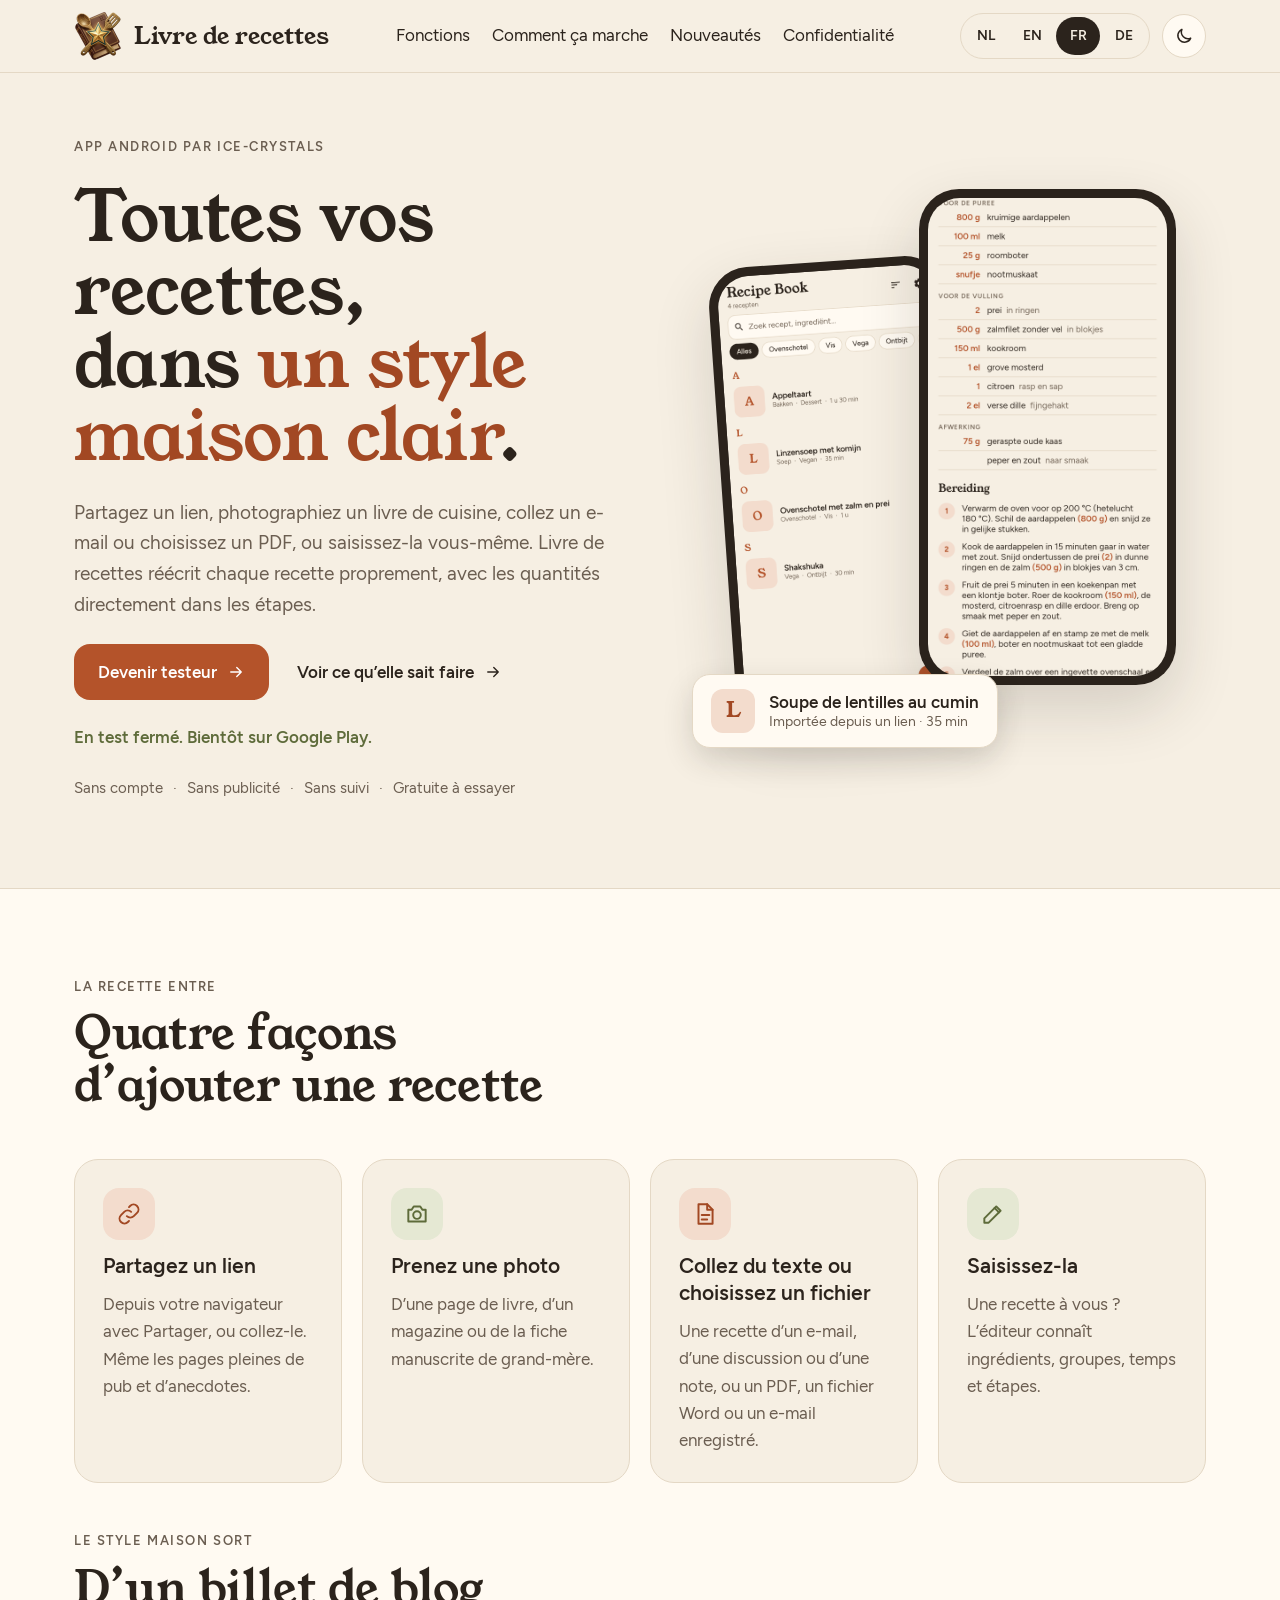
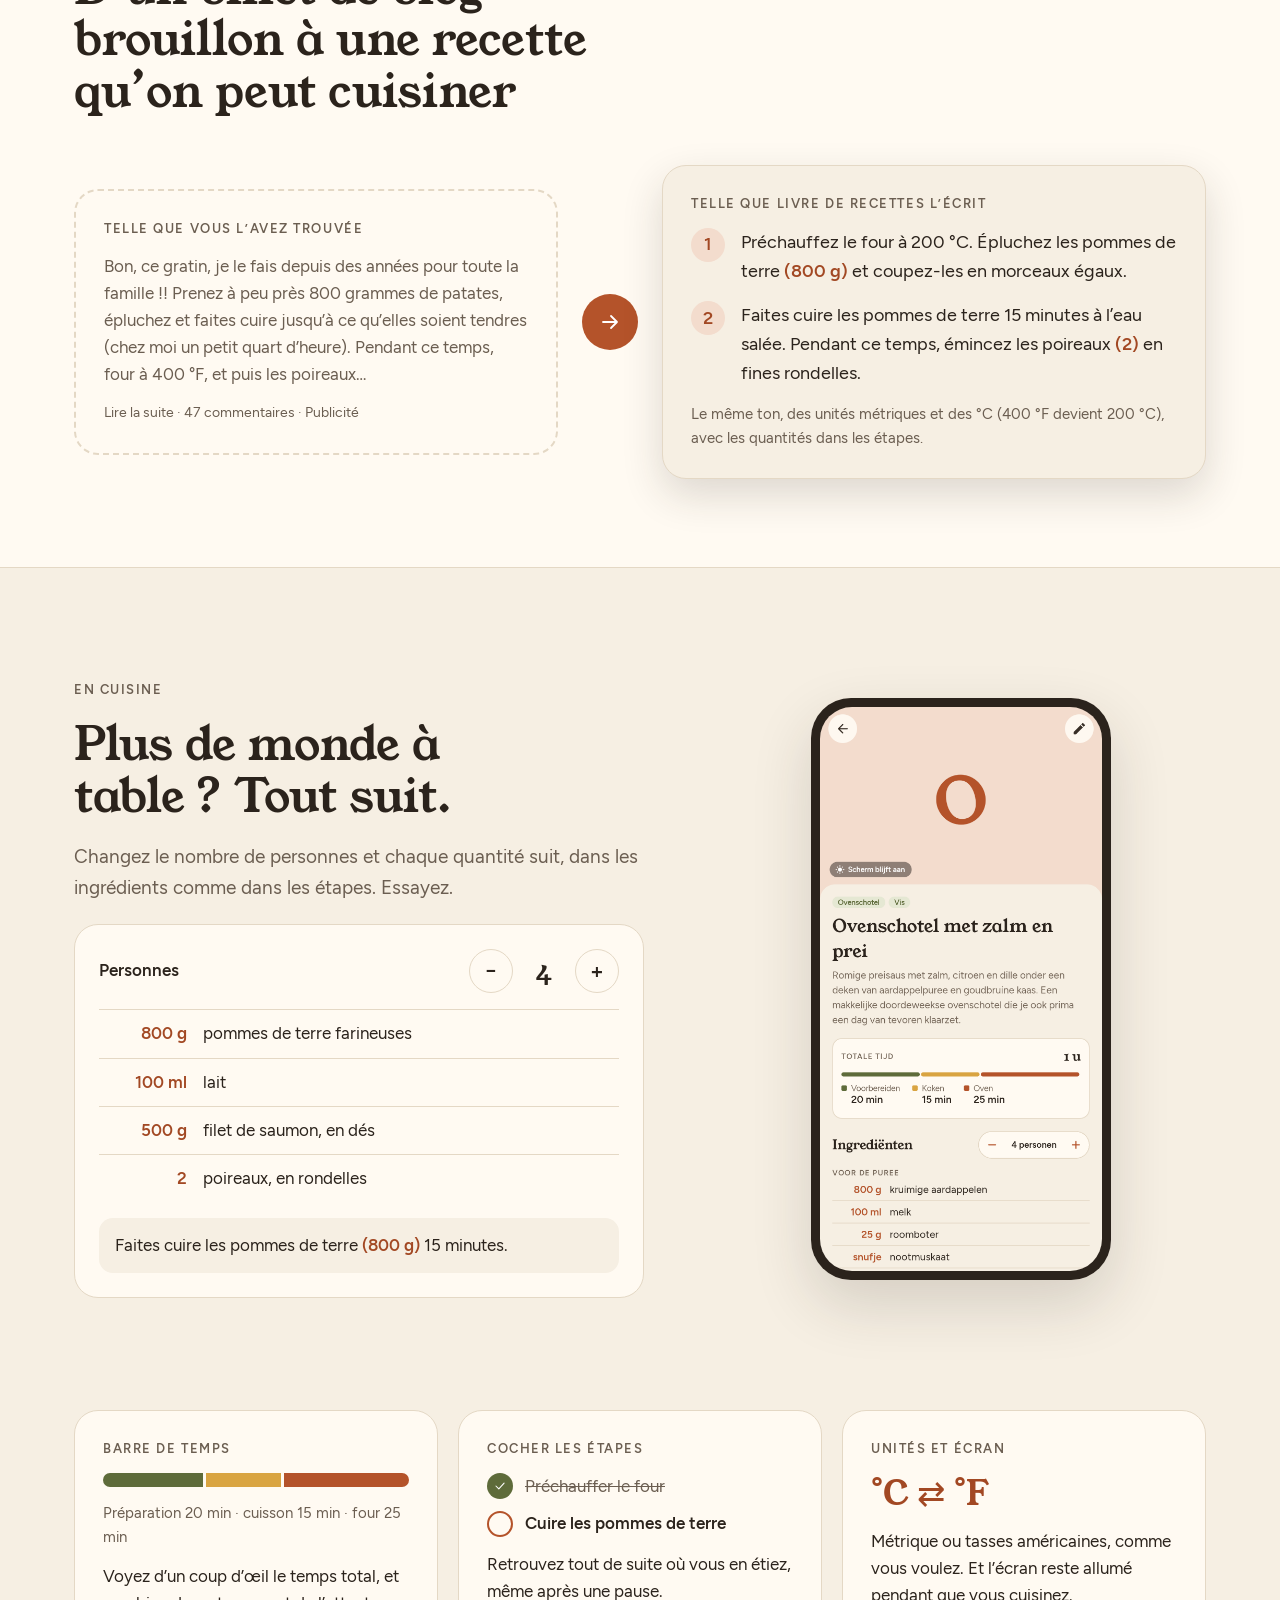
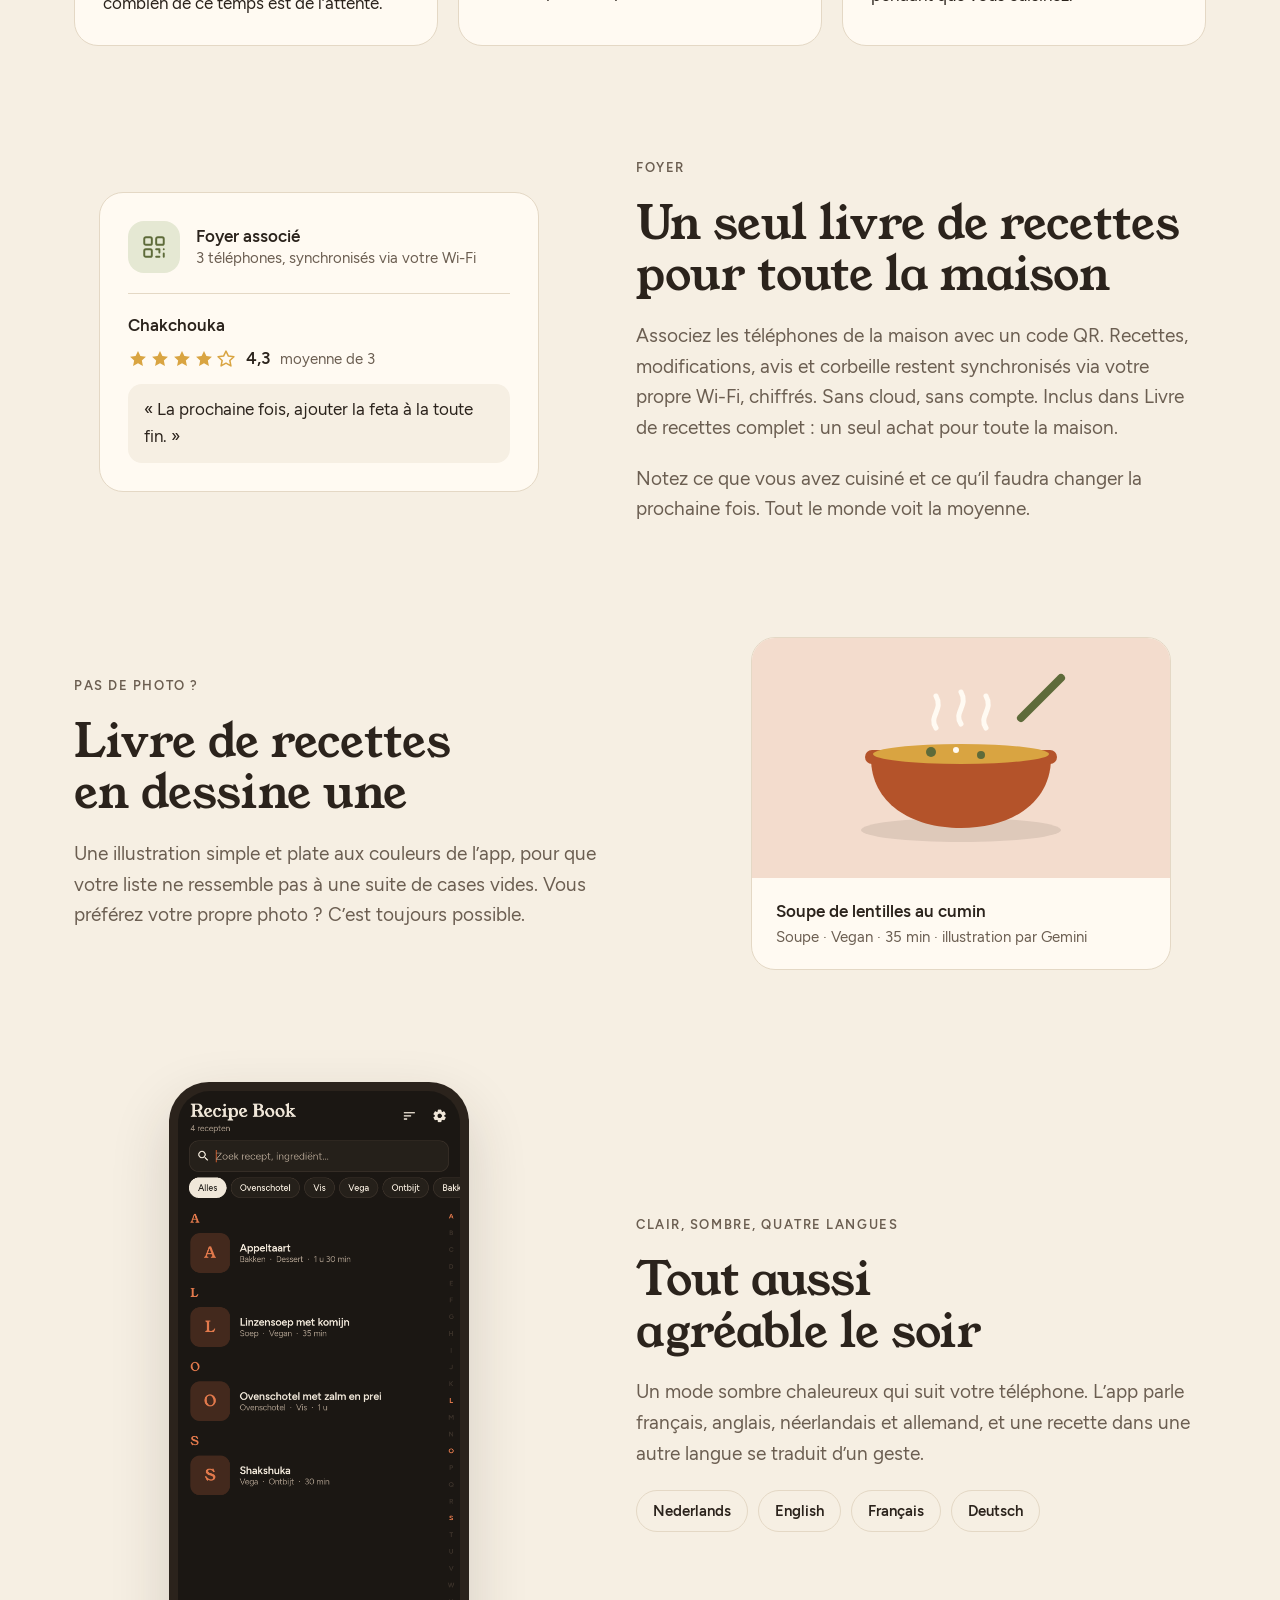
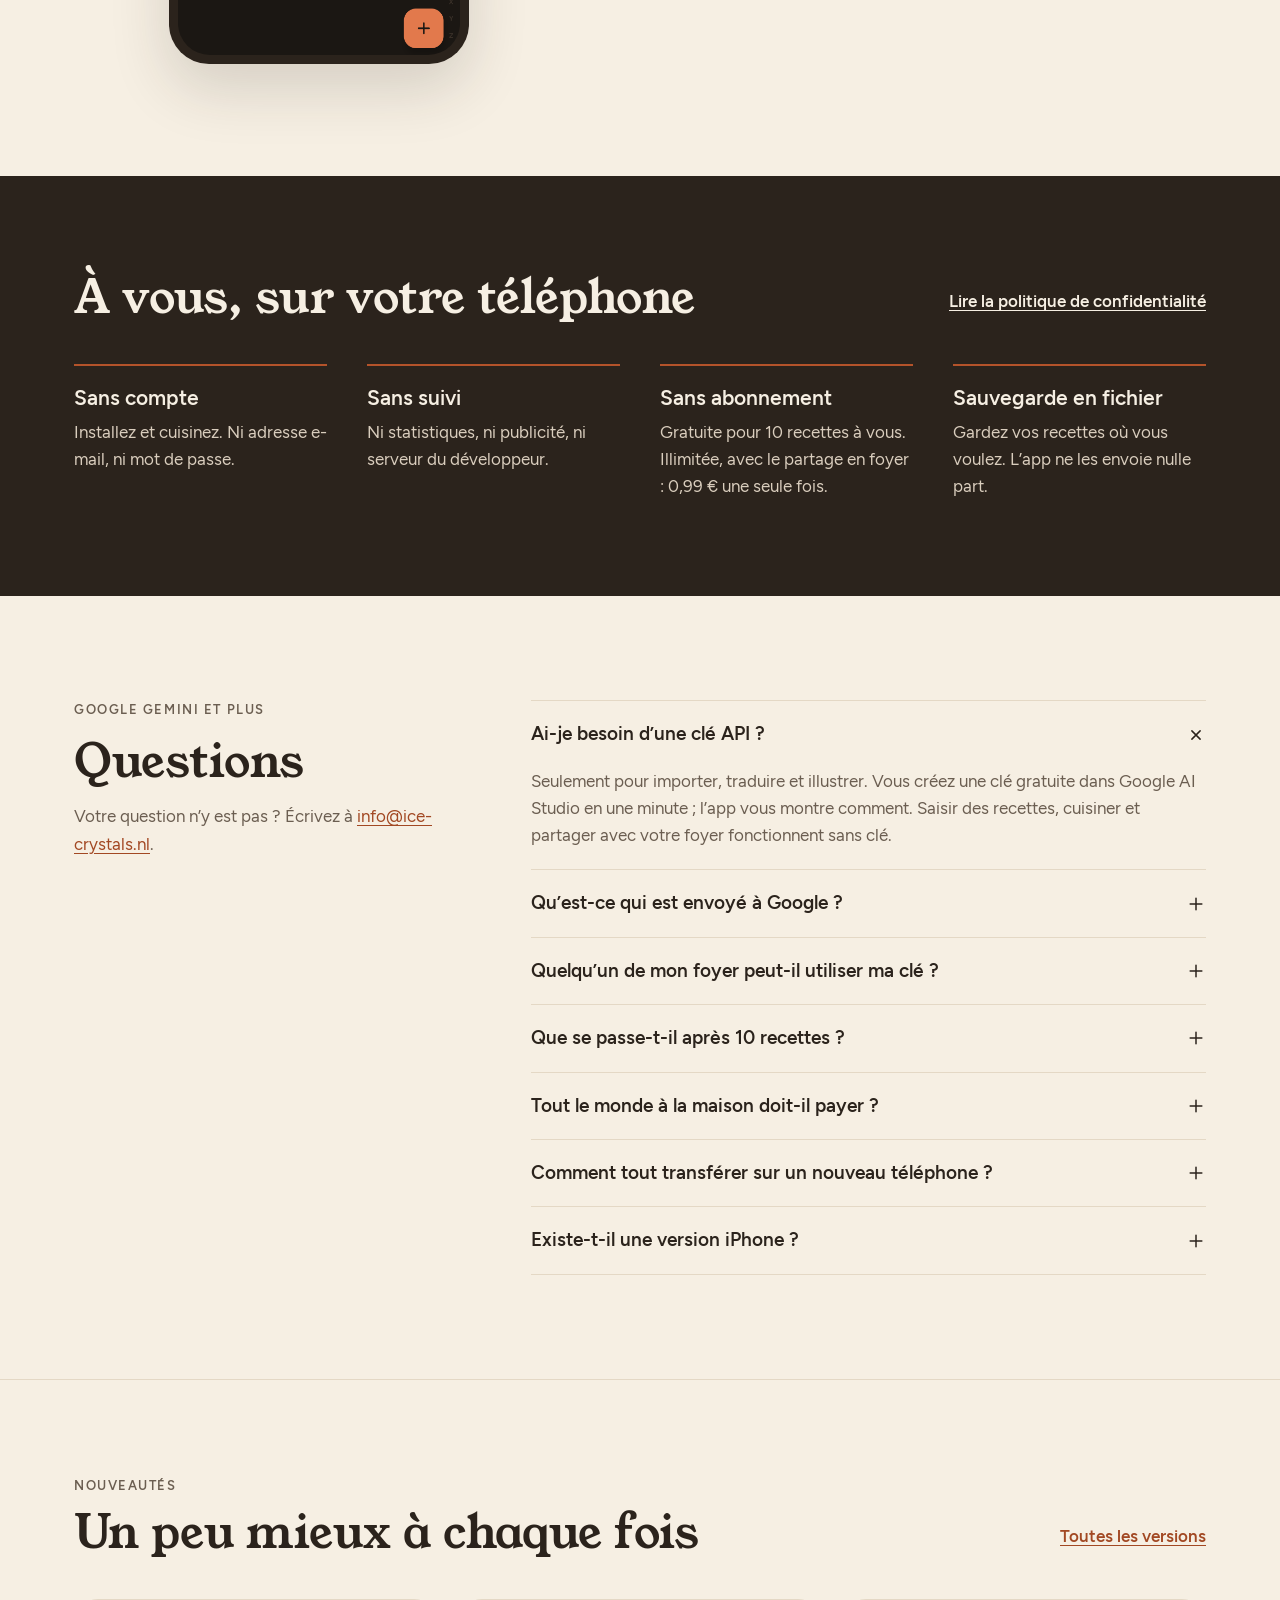
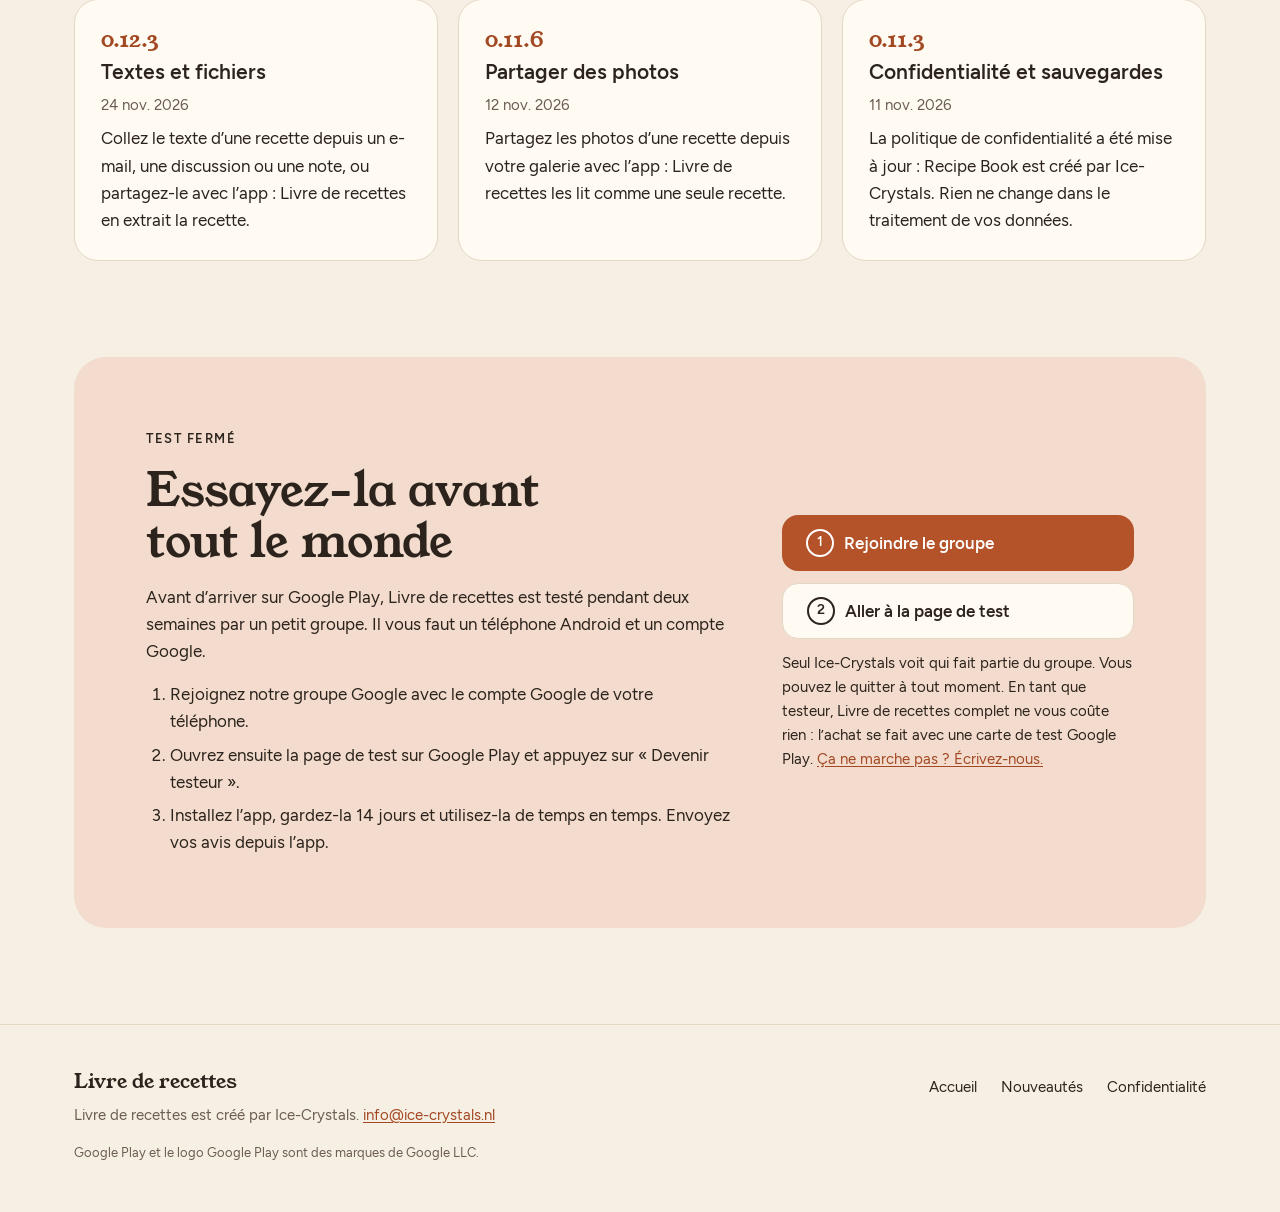
<file: fr/index.html>
<!doctype html>
<html lang="fr" data-page="home" data-root="../">
<head>
<meta charset="utf-8">
<meta name="viewport" content="width=device-width, initial-scale=1">
<title>Livre de recettes · Toutes vos recettes dans un style clair</title>
<meta name="description" content="Vos recettes depuis un lien, une photo, un texte ou un PDF, réécrites dans un style clair. Une app de cuisine pour Android, sans compte, publicité ni suivi.">
<link rel="canonical" href="https://recipe-book.ice-crystals.nl/fr/">
<link rel="alternate" hreflang="nl" href="https://recipe-book.ice-crystals.nl/nl/">
<link rel="alternate" hreflang="en" href="https://recipe-book.ice-crystals.nl/">
<link rel="alternate" hreflang="fr" href="https://recipe-book.ice-crystals.nl/fr/">
<link rel="alternate" hreflang="de" href="https://recipe-book.ice-crystals.nl/de/">
<link rel="alternate" hreflang="x-default" href="https://recipe-book.ice-crystals.nl/">
<meta property="og:type" content="website">
<meta property="og:site_name" content="Livre de recettes">
<meta property="og:title" content="Livre de recettes · Toutes vos recettes dans un style clair">
<meta property="og:description" content="Vos recettes depuis un lien, une photo, un texte ou un PDF, réécrites dans un style clair. Une app de cuisine pour Android, sans compte, publicité ni suivi.">
<meta property="og:url" content="https://recipe-book.ice-crystals.nl/fr/">
<meta property="og:image" content="https://recipe-book.ice-crystals.nl/assets/feature-graphic-fr.png">
<meta property="og:image:alt" content="Livre de recettes">
<meta property="og:locale" content="fr_FR">
<meta name="twitter:card" content="summary_large_image">
<meta name="theme-color" content="#f6efe3" media="(prefers-color-scheme: light)">
<meta name="theme-color" content="#1b1713" media="(prefers-color-scheme: dark)">
<meta name="color-scheme" content="light dark">
<link rel="icon" type="image/png" sizes="32x32" href="../assets/favicon-32.png">
<link rel="apple-touch-icon" href="../assets/apple-touch-icon.png">
<link rel="preload" href="../assets/fonts/Figtree-Regular.woff2" as="font" type="font/woff2" crossorigin>
<link rel="preload" href="../assets/fonts/YoungSerif-Regular.woff2" as="font" type="font/woff2" crossorigin>
<link rel="stylesheet" href="../assets/site.css">
<script>try{var t=localStorage.getItem('rb-theme');if(t==='dark'||t==='light')document.documentElement.setAttribute('data-theme',t)}catch(e){}</script>
<script defer src="../assets/site.js"></script>
</head>
<body>
<a class="skip" href="#main">Aller au contenu</a>
<header class="site-header">
<div class="wrap header-row">
<a class="brand" href="../fr/" aria-current="page"><img src="../assets/logo-96.png" alt="" width="48" height="48"><span>Livre de recettes</span></a>
<nav class="main-nav" aria-label="Menu principal">
<ul>
<li><a href="#features">Fonctions</a></li>
<li><a href="#how">Comment ça marche</a></li>
<li><a href="../fr/changelog/">Nouveautés</a></li>
<li><a href="../fr/privacy/">Confidentialité</a></li>
</ul>
</nav>
<div class="tools">
<nav class="langs" aria-label="Langue"><ul><li><a href="../nl/" lang="nl" hreflang="nl" data-lang="nl"><span aria-hidden="true">NL</span><span class="sr-only">Nederlands</span></a></li><li><a href="../" lang="en" hreflang="en" data-lang="en"><span aria-hidden="true">EN</span><span class="sr-only">English</span></a></li><li><a href="../fr/" lang="fr" hreflang="fr" data-lang="fr" aria-current="true"><span aria-hidden="true">FR</span><span class="sr-only">Français</span></a></li><li><a href="../de/" lang="de" hreflang="de" data-lang="de"><span aria-hidden="true">DE</span><span class="sr-only">Deutsch</span></a></li></ul></nav>
<button type="button" class="round theme-toggle" aria-pressed="false" data-theme-toggle hidden><svg width="20" height="20" viewBox="0 0 24 24" fill="none" stroke="currentColor" stroke-width="1.8" stroke-linecap="round" stroke-linejoin="round" aria-hidden="true" focusable="false" class="icon-moon"><path d="M20 14.5A8 8 0 0 1 9.5 4a8 8 0 1 0 10.5 10.5z"/></svg><svg width="20" height="20" viewBox="0 0 24 24" fill="none" stroke="currentColor" stroke-width="1.8" stroke-linecap="round" stroke-linejoin="round" aria-hidden="true" focusable="false" class="icon-sun"><circle cx="12" cy="12" r="4"/><path d="M12 2v2M12 20v2M4.9 4.9l1.4 1.4M17.7 17.7l1.4 1.4M2 12h2M20 12h2M4.9 19.1l1.4-1.4M17.7 6.3l1.4-1.4"/></svg><span class="sr-only">Thème sombre</span></button>
</div>
</div>
</header>
<main id="main" tabindex="-1">
<section class="wrap hero" aria-labelledby="hero-title">
<div class="hero-text">
<p class="eyebrow">App Android par Ice-Crystals</p>
<h1 id="hero-title" class="serif">Toutes vos recettes, dans <span class="accent">un style maison clair</span>.</h1>
<p class="lead">Partagez un lien, photographiez un livre de cuisine, collez un e-mail ou choisissez un PDF, ou saisissez-la vous-même. Livre de recettes réécrit chaque recette proprement, avec les quantités directement dans les étapes.</p>
<div class="actions">
<a class="btn btn-primary" href="#join">Devenir testeur<svg width="18" height="18" viewBox="0 0 24 24" fill="none" stroke="currentColor" stroke-width="1.8" stroke-linecap="round" stroke-linejoin="round" aria-hidden="true" focusable="false" class="icon"><path d="M5 12h14M13 6l6 6-6 6"/></svg></a>
<a class="btn btn-ghost" href="#features">Voir ce qu’elle sait faire<svg width="18" height="18" viewBox="0 0 24 24" fill="none" stroke="currentColor" stroke-width="1.8" stroke-linecap="round" stroke-linejoin="round" aria-hidden="true" focusable="false" class="icon"><path d="M5 12h14M13 6l6 6-6 6"/></svg></a>
</div>
<p class="status">En test fermé. Bientôt sur Google Play.</p>
<ul class="trust"><li>Sans compte</li><li>Sans publicité</li><li>Sans suivi</li><li>Gratuite à essayer</li></ul>
</div>
<div class="hero-phones">
<div class="phone phone-back"><img src="../assets/screenshots/fr/01-overzicht.png" alt="La liste des recettes avec un champ de recherche, des catégories et une barre A–Z." width="1080" height="2160" decoding="async"></div>
<div class="phone phone-front"><img src="../assets/screenshots/fr/03-ingredienten-bereiding.png" alt="Ingrédients et préparation d’un gratin. Les étapes indiquent les quantités entre parenthèses, comme « les pommes de terre (800 g) »." width="1080" height="2160" decoding="async"></div>
<p class="float-card" aria-hidden="true"><span class="initial serif">L</span><span><span class="float-title">Soupe de lentilles au cumin</span><span class="float-meta">Importée depuis un lien · 35 min</span></span></p>
</div>
</section>
<section id="how" class="band" aria-labelledby="how-title">
<div class="wrap stack-xl">
<div class="section-head">
<p class="eyebrow">La recette entre</p>
<h2 id="how-title" class="serif">Quatre façons d’ajouter une recette</h2>
</div>
<ul class="ways">
<li class="way">
<span class="tile tile-terra"><svg width="26" height="26" viewBox="0 0 24 24" fill="none" stroke="currentColor" stroke-width="1.8" stroke-linecap="round" stroke-linejoin="round" aria-hidden="true" focusable="false"><path d="M10 14a4.5 4.5 0 0 0 6.4 0l3-3a4.5 4.5 0 0 0-6.4-6.4l-1 1"/><path d="M14 10a4.5 4.5 0 0 0-6.4 0l-3 3a4.5 4.5 0 0 0 6.4 6.4l1-1"/></svg></span>
<h3>Partagez un lien</h3>
<p>Depuis votre navigateur avec Partager, ou collez-le. Même les pages pleines de pub et d’anecdotes.</p>
</li>
<li class="way">
<span class="tile tile-olive"><svg width="26" height="26" viewBox="0 0 24 24" fill="none" stroke="currentColor" stroke-width="1.8" stroke-linecap="round" stroke-linejoin="round" aria-hidden="true" focusable="false"><path d="M4 8h3l2-3h6l2 3h3v11H4z"/><circle cx="12" cy="13" r="3.5"/></svg></span>
<h3>Prenez une photo</h3>
<p>D’une page de livre, d’un magazine ou de la fiche manuscrite de grand-mère.</p>
</li>
<li class="way">
<span class="tile tile-terra"><svg width="26" height="26" viewBox="0 0 24 24" fill="none" stroke="currentColor" stroke-width="1.8" stroke-linecap="round" stroke-linejoin="round" aria-hidden="true" focusable="false"><path d="M6 3h8l5 5v13H6z"/><path d="M14 3v5h5"/><path d="M9 13h7M9 17h5"/></svg></span>
<h3>Collez du texte ou choisissez un fichier</h3>
<p>Une recette d’un e-mail, d’une discussion ou d’une note, ou un PDF, un fichier Word ou un e-mail enregistré.</p>
</li>
<li class="way">
<span class="tile tile-olive"><svg width="26" height="26" viewBox="0 0 24 24" fill="none" stroke="currentColor" stroke-width="1.8" stroke-linecap="round" stroke-linejoin="round" aria-hidden="true" focusable="false"><path d="M4 20h4L19 9l-4-4L4 16z"/><path d="M13.5 6.5l4 4"/></svg></span>
<h3>Saisissez-la</h3>
<p>Une recette à vous ? L’éditeur connaît ingrédients, groupes, temps et étapes.</p>
</li>
</ul>
<div class="section-head">
<p class="eyebrow">Le style maison sort</p>
<h2 class="serif">D’un billet de blog brouillon à une recette qu’on peut cuisiner</h2>
</div>
<div class="before-after">
<figure class="before">
<figcaption class="eyebrow">Telle que vous l’avez trouvée</figcaption>
<blockquote><p>Bon, ce gratin, je le fais depuis des années pour toute la famille !! Prenez à peu près 800 grammes de patates, épluchez et faites cuire jusqu’à ce qu’elles soient tendres (chez moi un petit quart d’heure). Pendant ce temps, four à 400 °F, et puis les poireaux…</p></blockquote>
<p class="before-meta">Lire la suite · 47 commentaires · Publicité</p>
</figure>
<span class="arrow-dot"><svg width="18" height="18" viewBox="0 0 24 24" fill="none" stroke="currentColor" stroke-width="1.8" stroke-linecap="round" stroke-linejoin="round" aria-hidden="true" focusable="false" class="icon"><path d="M5 12h14M13 6l6 6-6 6"/></svg></span>
<figure class="after">
<figcaption class="eyebrow">Telle que Livre de recettes l’écrit</figcaption>
<ol class="steps">
<li><span>Préchauffez le four à 200 °C. Épluchez les pommes de terre <span class="amt">(800&nbsp;g)</span> et coupez-les en morceaux égaux.</span></li>
<li><span>Faites cuire les pommes de terre 15 minutes à l’eau salée. Pendant ce temps, émincez les poireaux <span class="amt">(2)</span> en fines rondelles.</span></li>
</ol>
<p class="note">Le même ton, des unités métriques et des °C (400 °F devient 200 °C), avec les quantités dans les étapes.</p>
</figure>
</div>
</div>
</section>
<div id="features" class="wrap features">
<section class="feature" aria-labelledby="cooking-title">
<div class="feature-text">
<p class="eyebrow">En cuisine</p>
<h2 id="cooking-title" class="serif">Plus de monde à table ? Tout suit.</h2>
<p class="lead">Changez le nombre de personnes et chaque quantité suit, dans les ingrédients comme dans les étapes. Essayez.</p>
<div class="card demo" data-servings="4" data-decimal="," data-one="{n} personne" data-other="{n} personnes">
<div class="demo-head">
<span id="servings-label" class="demo-label">Personnes</span>
<div class="stepper" role="group" aria-labelledby="servings-label">
<button type="button" class="round" data-step="-1" aria-label="Une personne de moins" hidden><span aria-hidden="true">−</span></button>
<span class="count serif" data-count>4</span>
<button type="button" class="round" data-step="1" aria-label="Une personne de plus" hidden><span aria-hidden="true">+</span></button>
</div>
</div>
<p class="sr-only" role="status" data-status></p>
<ul class="ingredients">
<li><span class="amt"><span data-q="800" data-u="g">800 g</span></span><span>pommes de terre farineuses</span></li>
<li><span class="amt"><span data-q="100" data-u="ml">100 ml</span></span><span>lait</span></li>
<li><span class="amt"><span data-q="500" data-u="g">500 g</span></span><span>filet de saumon, en dés</span></li>
<li><span class="amt"><span data-q="2" data-u="">2</span></span><span>poireaux, en rondelles</span></li>
</ul>
<p class="demo-step">Faites cuire les pommes de terre <span class="amt">(<span data-q="800" data-u="g">800 g</span>)</span> 15 minutes.</p>
</div>
</div>
<div class="feature-visual">
<div class="phone"><img src="../assets/screenshots/fr/02-recept.png" alt="Une recette avec une barre de temps : 20 minutes de préparation, 15 de cuisson et 25 au four, et un réglage du nombre de personnes." width="1080" height="2160" loading="lazy" decoding="async"></div>
</div>
</section>
<ul class="cards">
<li class="card mini">
<h3 class="eyebrow">Barre de temps</h3>
<span class="timebar" aria-hidden="true"><span class="tb-prep"></span><span class="tb-cook"></span><span class="tb-oven"></span></span>
<p class="muted small">Préparation 20 min · cuisson 15 min · four 25 min</p>
<p>Voyez d’un coup d’œil le temps total, et combien de ce temps est de l’attente.</p>
</li>
<li class="card mini">
<h3 class="eyebrow">Cocher les étapes</h3>
<ul class="ticks">
<li class="done"><span class="tick tick-done"><svg width="14" height="14" viewBox="0 0 24 24" fill="none" stroke="currentColor" stroke-width="1.8" stroke-linecap="round" stroke-linejoin="round" aria-hidden="true" focusable="false" stroke-width="3"><path d="M5 12l5 5 9-10"/></svg></span><span class="sr-only">Fait : </span><s>Préchauffer le four</s></li>
<li class="next"><span class="tick tick-open" aria-hidden="true"></span>Cuire les pommes de terre</li>
</ul>
<p>Retrouvez tout de suite où vous en étiez, même après une pause.</p>
</li>
<li class="card mini">
<h3 class="eyebrow">Unités et écran</h3>
<p class="big serif"><span aria-hidden="true">°C ⇄ °F</span><span class="sr-only">Celsius ou Fahrenheit</span></p>
<p>Métrique ou tasses américaines, comme vous voulez. Et l’écran reste allumé pendant que vous cuisinez.</p>
</li>
</ul>
<section class="feature feature-flip" aria-labelledby="household-title">
<div class="feature-text">
<p class="eyebrow">Foyer</p>
<h2 id="household-title" class="serif">Un seul livre de recettes pour toute la maison</h2>
<p class="lead">Associez les téléphones de la maison avec un code QR. Recettes, modifications, avis et corbeille restent synchronisés via votre propre Wi-Fi, chiffrés. Sans cloud, sans compte. Inclus dans Livre de recettes complet : un seul achat pour toute la maison.</p>
<p class="lead">Notez ce que vous avez cuisiné et ce qu’il faudra changer la prochaine fois. Tout le monde voit la moyenne.</p>
</div>
<div class="feature-visual">
<div class="card household">
<p class="paired"><span class="tile tile-olive"><svg width="26" height="26" viewBox="0 0 24 24" fill="none" stroke="currentColor" stroke-width="1.8" stroke-linecap="round" stroke-linejoin="round" aria-hidden="true" focusable="false"><rect x="3" y="3" width="7" height="7" rx="1.5"/><rect x="14" y="3" width="7" height="7" rx="1.5"/><rect x="3" y="14" width="7" height="7" rx="1.5"/><path d="M14 14h3v3M21 14v.01M14 21h3M21 18v3"/></svg></span><span><span class="strong">Foyer associé</span><span class="muted small">3 téléphones, synchronisés via votre Wi-Fi</span></span></p>
<div class="rating">
<p class="strong">Chakchouka</p>
<p class="rating-row"><span class="stars" role="img" aria-label="4,3 étoiles sur 5"><svg width="20" height="20" viewBox="0 0 24 24" fill="currentColor" aria-hidden="true" focusable="false"><path d="M12 2.5l2.9 6 6.6.8-4.9 4.5 1.3 6.5L12 17l-5.9 3.3 1.3-6.5L2.5 9.3l6.6-.8z"/></svg><svg width="20" height="20" viewBox="0 0 24 24" fill="currentColor" aria-hidden="true" focusable="false"><path d="M12 2.5l2.9 6 6.6.8-4.9 4.5 1.3 6.5L12 17l-5.9 3.3 1.3-6.5L2.5 9.3l6.6-.8z"/></svg><svg width="20" height="20" viewBox="0 0 24 24" fill="currentColor" aria-hidden="true" focusable="false"><path d="M12 2.5l2.9 6 6.6.8-4.9 4.5 1.3 6.5L12 17l-5.9 3.3 1.3-6.5L2.5 9.3l6.6-.8z"/></svg><svg width="20" height="20" viewBox="0 0 24 24" fill="currentColor" aria-hidden="true" focusable="false"><path d="M12 2.5l2.9 6 6.6.8-4.9 4.5 1.3 6.5L12 17l-5.9 3.3 1.3-6.5L2.5 9.3l6.6-.8z"/></svg><svg width="20" height="20" viewBox="0 0 24 24" fill="none" stroke="currentColor" stroke-width="1.8" stroke-linecap="round" stroke-linejoin="round" aria-hidden="true" focusable="false"><path d="M12 2.5l2.9 6 6.6.8-4.9 4.5 1.3 6.5L12 17l-5.9 3.3 1.3-6.5L2.5 9.3l6.6-.8z"/></svg></span><span class="strong" aria-hidden="true">4,3</span><span class="muted small">moyenne de 3</span></p>
<p class="quote">« La prochaine fois, ajouter la feta à la toute fin. »</p>
</div>
</div>
</div>
</section>
<section class="feature" aria-labelledby="drawing-title">
<div class="feature-text">
<p class="eyebrow">Pas de photo ?</p>
<h2 id="drawing-title" class="serif">Livre de recettes en dessine une</h2>
<p class="lead">Une illustration simple et plate aux couleurs de l’app, pour que votre liste ne ressemble pas à une suite de cases vides. Vous préférez votre propre photo ? C’est toujours possible.</p>
</div>
<div class="feature-visual">
<div class="card drawing">
<div class="drawing-art"><svg class="soup" viewBox="0 0 260 200" aria-hidden="true" focusable="false">
<ellipse cx="130" cy="172" rx="100" ry="12" class="f-shadow"/>
<path d="M40 100h180c0 45-40 70-90 70s-90-25-90-70z" class="f-terra"/>
<rect x="34" y="92" width="192" height="14" rx="7" class="f-terra"/>
<ellipse cx="130" cy="96" rx="88" ry="10" class="f-amber"/>
<circle cx="100" cy="94" r="5" class="f-olive"/>
<circle cx="150" cy="97" r="4" class="f-olive"/>
<circle cx="125" cy="92" r="3" class="f-card"/>
<path d="M105 70c-8-12 8-18 0-32M130 66c-8-12 8-18 0-32M155 70c-8-12 8-18 0-32" class="s-steam"/>
<path d="M190 60l40-40" class="s-spoon"/>
</svg></div>
<p class="drawing-caption"><span class="strong">Soupe de lentilles au cumin</span><span class="muted small">Soupe · Vegan · 35 min · illustration par Gemini</span></p>
</div>
</div>
</section>
<section class="feature feature-flip" aria-labelledby="looks-title">
<div class="feature-text">
<p class="eyebrow">Clair, sombre, quatre langues</p>
<h2 id="looks-title" class="serif">Tout aussi agréable le soir</h2>
<p class="lead">Un mode sombre chaleureux qui suit votre téléphone. L’app parle français, anglais, néerlandais et allemand, et une recette dans une autre langue se traduit d’un geste.</p>
<ul class="chips"><li lang="nl">Nederlands</li><li lang="en">English</li><li lang="fr">Français</li><li lang="de">Deutsch</li></ul>
</div>
<div class="feature-visual">
<div class="phone"><img src="../assets/screenshots/fr/05-donker.png" alt="La liste des recettes en mode sombre." width="1080" height="2160" loading="lazy" decoding="async"></div>
</div>
</section>
</div>
<section class="dark-band" aria-labelledby="yours-title">
<div class="wrap stack-lg">
<div class="split-head">
<h2 id="yours-title" class="serif">À vous, sur votre téléphone</h2>
<a href="../fr/privacy/">Lire la politique de confidentialité</a>
</div>
<ul class="promises">
<li><h3>Sans compte</h3><p>Installez et cuisinez. Ni adresse e-mail, ni mot de passe.</p></li>
<li><h3>Sans suivi</h3><p>Ni statistiques, ni publicité, ni serveur du développeur.</p></li>
<li><h3>Sans abonnement</h3><p>Gratuite pour 10 recettes à vous. Illimitée, avec le partage en foyer : 0,99 € une seule fois.</p></li>
<li><h3>Sauvegarde en fichier</h3><p>Gardez vos recettes où vous voulez. L’app ne les envoie nulle part.</p></li>
</ul>
</div>
</section>
<section class="wrap faq" aria-labelledby="faq-title">
<div class="faq-head">
<p class="eyebrow">Google Gemini et plus</p>
<h2 id="faq-title" class="serif">Questions</h2>
<p class="muted">Votre question n’y est pas ? Écrivez à <a href="mailto:info@ice-crystals.nl">info@ice-crystals.nl</a>.</p>
</div>
<div class="faq-list">
<details open>
<summary><span>Ai-je besoin d’une clé API ?</span><svg width="20" height="20" viewBox="0 0 24 24" fill="none" stroke="currentColor" stroke-width="1.8" stroke-linecap="round" stroke-linejoin="round" aria-hidden="true" focusable="false" class="icon-plus"><path d="M12 5v14M5 12h14"/></svg></summary>
<p>Seulement pour importer, traduire et illustrer. Vous créez une clé gratuite dans Google AI Studio en une minute ; l’app vous montre comment. Saisir des recettes, cuisiner et partager avec votre foyer fonctionnent sans clé.</p>
</details>
<details>
<summary><span>Qu’est-ce qui est envoyé à Google ?</span><svg width="20" height="20" viewBox="0 0 24 24" fill="none" stroke="currentColor" stroke-width="1.8" stroke-linecap="round" stroke-linejoin="round" aria-hidden="true" focusable="false" class="icon-plus"><path d="M12 5v14M5 12h14"/></svg></summary>
<p>Seulement ce que vous importez, traduisez ou faites dessiner : le lien, le texte de la recette, le fichier ou votre photo. Tout le reste reste sur votre téléphone. Avec une clé gratuite, Google peut l’utiliser pour améliorer ses produits : n’y mettez donc pas de données personnelles.</p>
</details>
<details>
<summary><span>Quelqu’un de mon foyer peut-il utiliser ma clé ?</span><svg width="20" height="20" viewBox="0 0 24 24" fill="none" stroke="currentColor" stroke-width="1.8" stroke-linecap="round" stroke-linejoin="round" aria-hidden="true" focusable="false" class="icon-plus"><path d="M12 5v14M5 12h14"/></svg></summary>
<p>Oui. Les téléphones associés sans clé peuvent utiliser la vôtre. Vous pouvez le désactiver dans les Réglages.</p>
</details>
<details>
<summary><span>Que se passe-t-il après 10 recettes ?</span><svg width="20" height="20" viewBox="0 0 24 24" fill="none" stroke="currentColor" stroke-width="1.8" stroke-linecap="round" stroke-linejoin="round" aria-hidden="true" focusable="false" class="icon-plus"><path d="M12 5v14M5 12h14"/></svg></summary>
<p>Seul l’ajout s’arrête : vos recettes restent, et vous pouvez toujours les consulter, les modifier et les cuisiner. Les recettes d’exemple et la corbeille ne comptent pas. Avec Livre de recettes complet (0,99 € une seule fois), vous en ajoutez autant que vous voulez.</p>
</details>
<details>
<summary><span>Tout le monde à la maison doit-il payer ?</span><svg width="20" height="20" viewBox="0 0 24 24" fill="none" stroke="currentColor" stroke-width="1.8" stroke-linecap="round" stroke-linejoin="round" aria-hidden="true" focusable="false" class="icon-plus"><path d="M12 5v14M5 12h14"/></svg></summary>
<p>Non. Un seul téléphone associé avec Livre de recettes complet débloque tout le foyer.</p>
</details>
<details>
<summary><span>Comment tout transférer sur un nouveau téléphone ?</span><svg width="20" height="20" viewBox="0 0 24 24" fill="none" stroke="currentColor" stroke-width="1.8" stroke-linecap="round" stroke-linejoin="round" aria-hidden="true" focusable="false" class="icon-plus"><path d="M12 5v14M5 12h14"/></svg></summary>
<p>Créez une sauvegarde dans les Réglages et restaurez ce fichier sur le nouveau téléphone, ou associez-le à votre foyer. Récupérez votre achat avec Restaurer l’achat, sur le même compte Google.</p>
</details>
<details>
<summary><span>Existe-t-il une version iPhone ?</span><svg width="20" height="20" viewBox="0 0 24 24" fill="none" stroke="currentColor" stroke-width="1.8" stroke-linecap="round" stroke-linejoin="round" aria-hidden="true" focusable="false" class="icon-plus"><path d="M12 5v14M5 12h14"/></svg></summary>
<p>Pas pour l’instant. Livre de recettes est pour Android ; une version iPhone viendra peut-être plus tard.</p>
</details>
</div>
</section>
<section class="news-band" aria-labelledby="news-title">
<div class="wrap stack-lg">
<div class="split-head">
<div><p class="eyebrow">Nouveautés</p><h2 id="news-title" class="serif">Un peu mieux à chaque fois</h2></div>
<a href="../fr/changelog/">Toutes les versions</a>
</div>
<ul class="news">
<li class="card news-card">
<h3><a href="../fr/changelog/#v0.12.3"><span class="version serif">0.12.3</span> <span class="news-title">Textes et fichiers</span></a></h3>
<p class="muted small"><time datetime="2026-11-24">24 nov. 2026</time></p>
<p>Collez le texte d’une recette depuis un e-mail, une discussion ou une note, ou partagez-le avec l’app : Livre de recettes en extrait la recette.</p>
</li>
<li class="card news-card">
<h3><a href="../fr/changelog/#v0.11.6"><span class="version serif">0.11.6</span> <span class="news-title">Partager des photos</span></a></h3>
<p class="muted small"><time datetime="2026-11-12">12 nov. 2026</time></p>
<p>Partagez les photos d’une recette depuis votre galerie avec l’app : Livre de recettes les lit comme une seule recette.</p>
</li>
<li class="card news-card">
<h3><a href="../fr/changelog/#v0.11.3"><span class="version serif">0.11.3</span> <span class="news-title">Confidentialité et sauvegardes</span></a></h3>
<p class="muted small"><time datetime="2026-11-11">11 nov. 2026</time></p>
<p>La politique de confidentialité a été mise à jour : Recipe Book est créé par Ice-Crystals. Rien ne change dans le traitement de vos données.</p>
</li>
</ul>
</div>
</section>
<section id="join" class="wrap join" aria-labelledby="join-title">
<div class="join-box">
<div class="join-text">
<p class="eyebrow">Test fermé</p>
<h2 id="join-title" class="serif">Essayez-la avant tout le monde</h2>
<p>Avant d’arriver sur Google Play, Livre de recettes est testé pendant deux semaines par un petit groupe. Il vous faut un téléphone Android et un compte Google.</p>
<ol class="join-steps">
<li>Rejoignez notre groupe Google avec le compte Google de votre téléphone.</li>
<li>Ouvrez ensuite la page de test sur Google Play et appuyez sur « Devenir testeur ».</li>
<li>Installez l’app, gardez-la 14 jours et utilisez-la de temps en temps. Envoyez vos avis depuis l’app.</li>
</ol>
</div>
<div class="join-action">
<a class="btn btn-primary" href="https://groups.google.com/g/recipe-book-testers"><span class="btn-step" aria-hidden="true">1</span>Rejoindre le groupe</a>
<a class="btn btn-secondary" href="https://play.google.com/apps/testing/nl.icecrystals.recipes"><span class="btn-step" aria-hidden="true">2</span>Aller à la page de test</a>
<p class="muted small">Seul Ice-Crystals voit qui fait partie du groupe. Vous pouvez le quitter à tout moment. En tant que testeur, Livre de recettes complet ne vous coûte rien : l’achat se fait avec une carte de test Google Play. <a href="mailto:info@ice-crystals.nl?subject=Je%20voudrais%20tester%20Livre%20de%20recettes&amp;body=Bonjour%20Ice-Crystals%2C%0A%0AJe%20voudrais%20tester%20Livre%20de%20recettes.%0A%0AMon%20compte%20Google%20(Gmail)%20%3A%20%0AMon%20t%C3%A9l%C3%A9phone%20%3A%20%0A">Ça ne marche pas ? Écrivez-nous.</a></p>
</div>
</div>
</section>
</main>
<footer class="site-footer">
<div class="wrap footer-row">
<div class="footer-brand">
<p class="serif footer-name">Livre de recettes</p>
<p>Livre de recettes est créé par Ice-Crystals. <a href="mailto:info@ice-crystals.nl">info@ice-crystals.nl</a></p>
</div>
<nav aria-label="Pied de page"><ul class="footer-links">
<li><a href="../fr/">Accueil</a></li>
<li><a href="../fr/changelog/">Nouveautés</a></li>
<li><a href="../fr/privacy/">Confidentialité</a></li>
</ul></nav>
<p class="trademark">Google Play et le logo Google Play sont des marques de Google LLC.</p>
</div>
</footer>
</body>
</html>
</file>
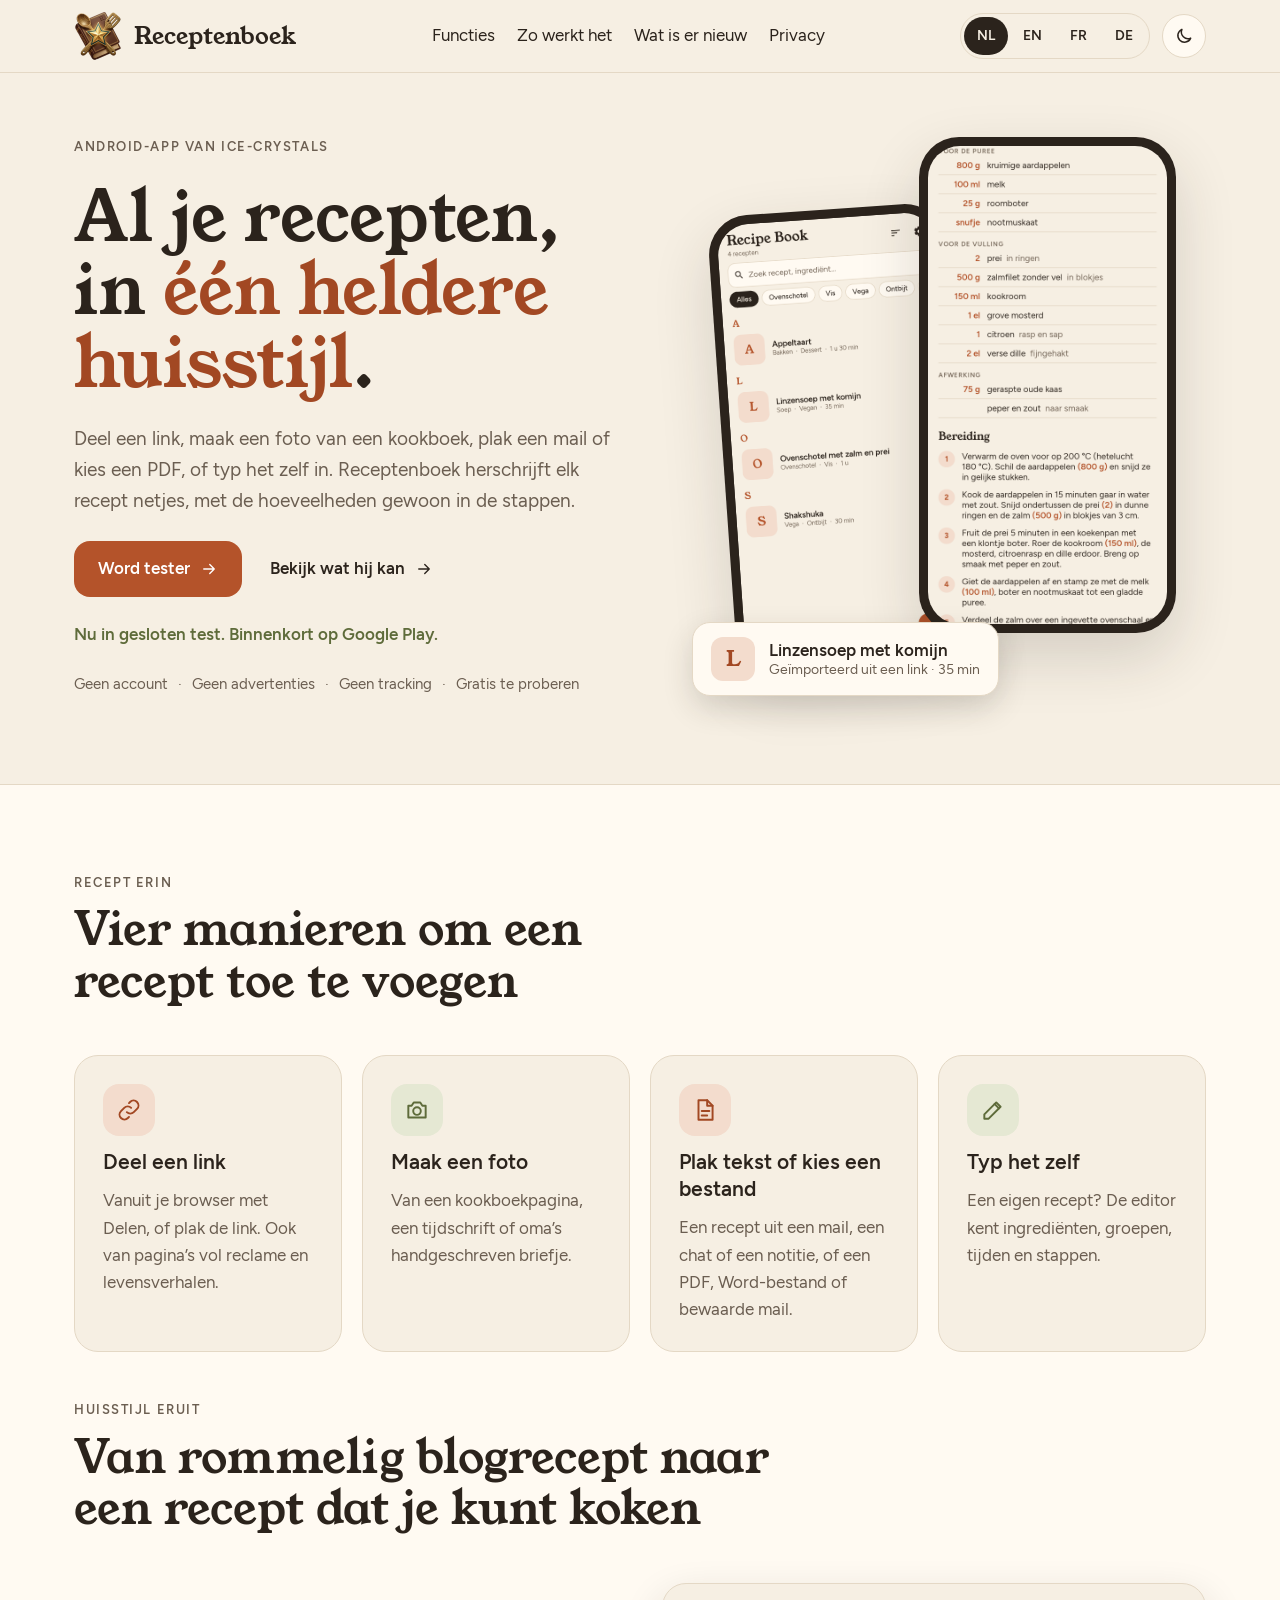
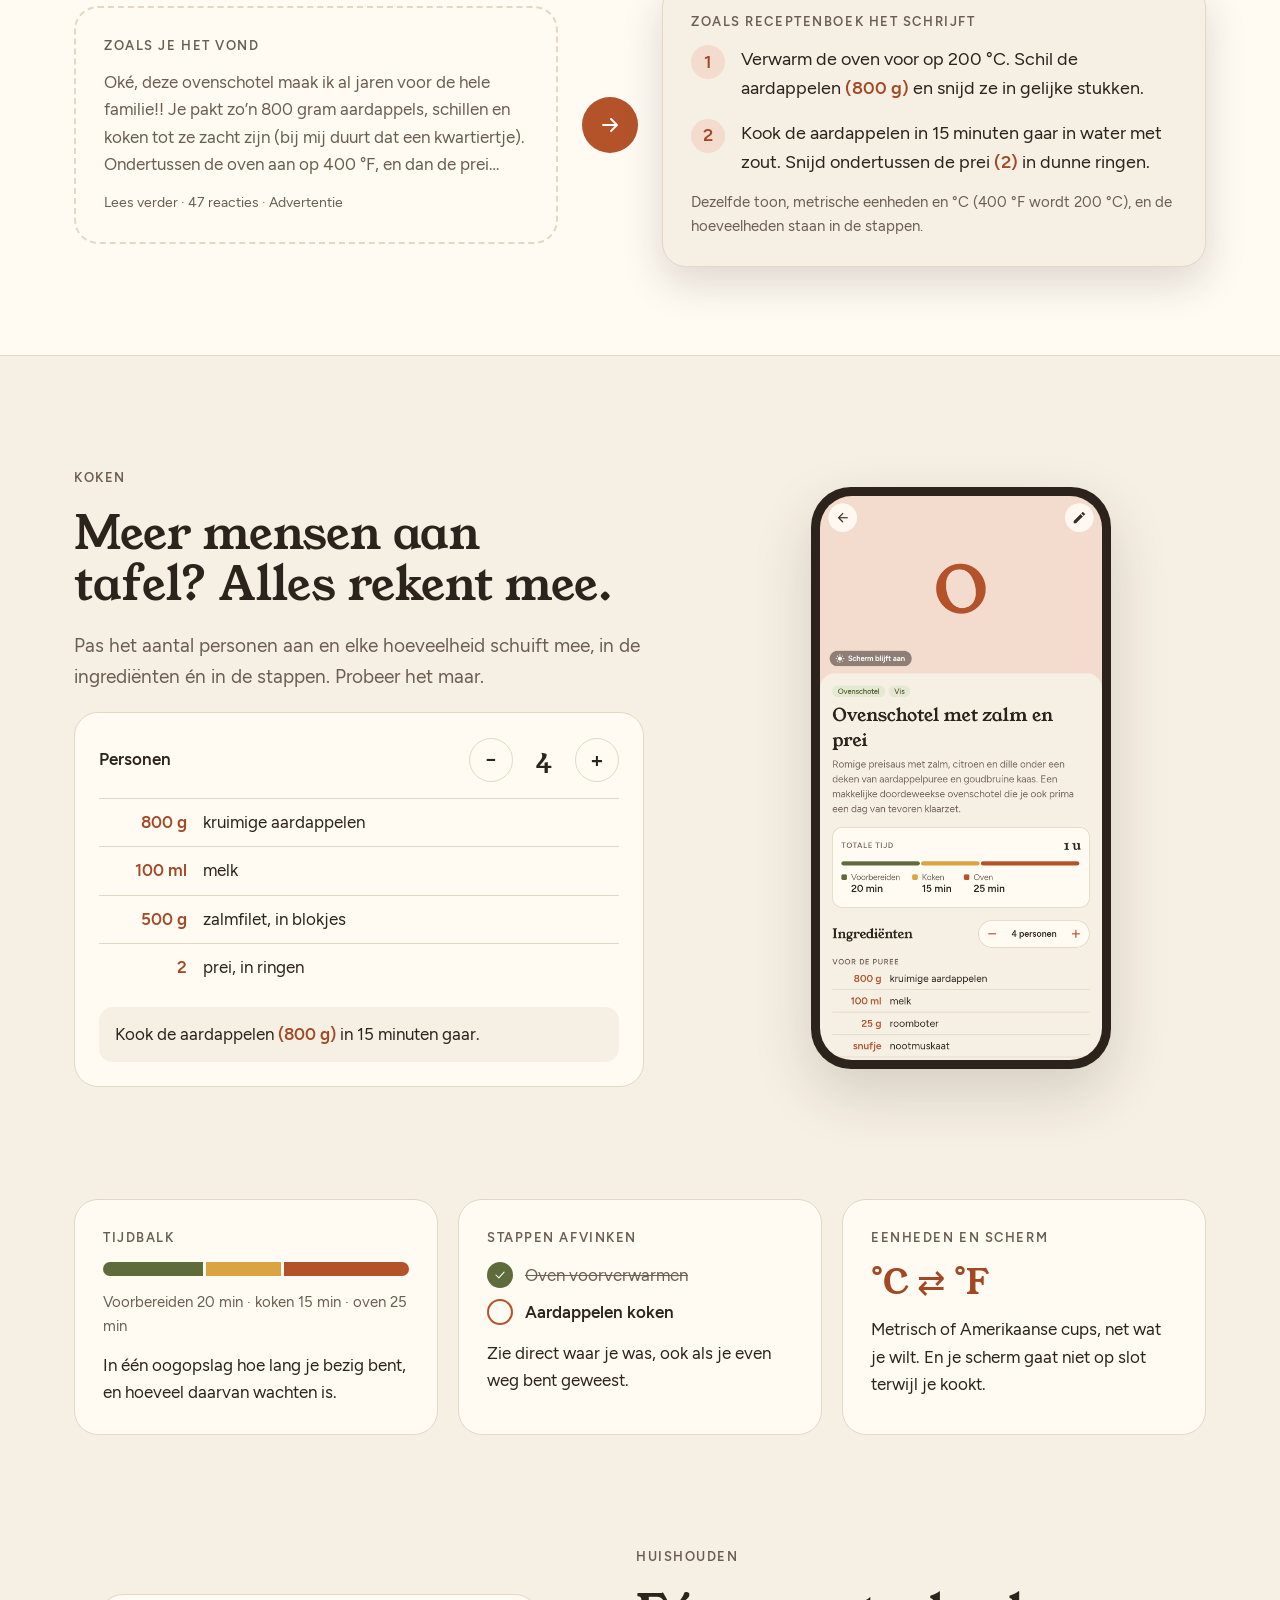
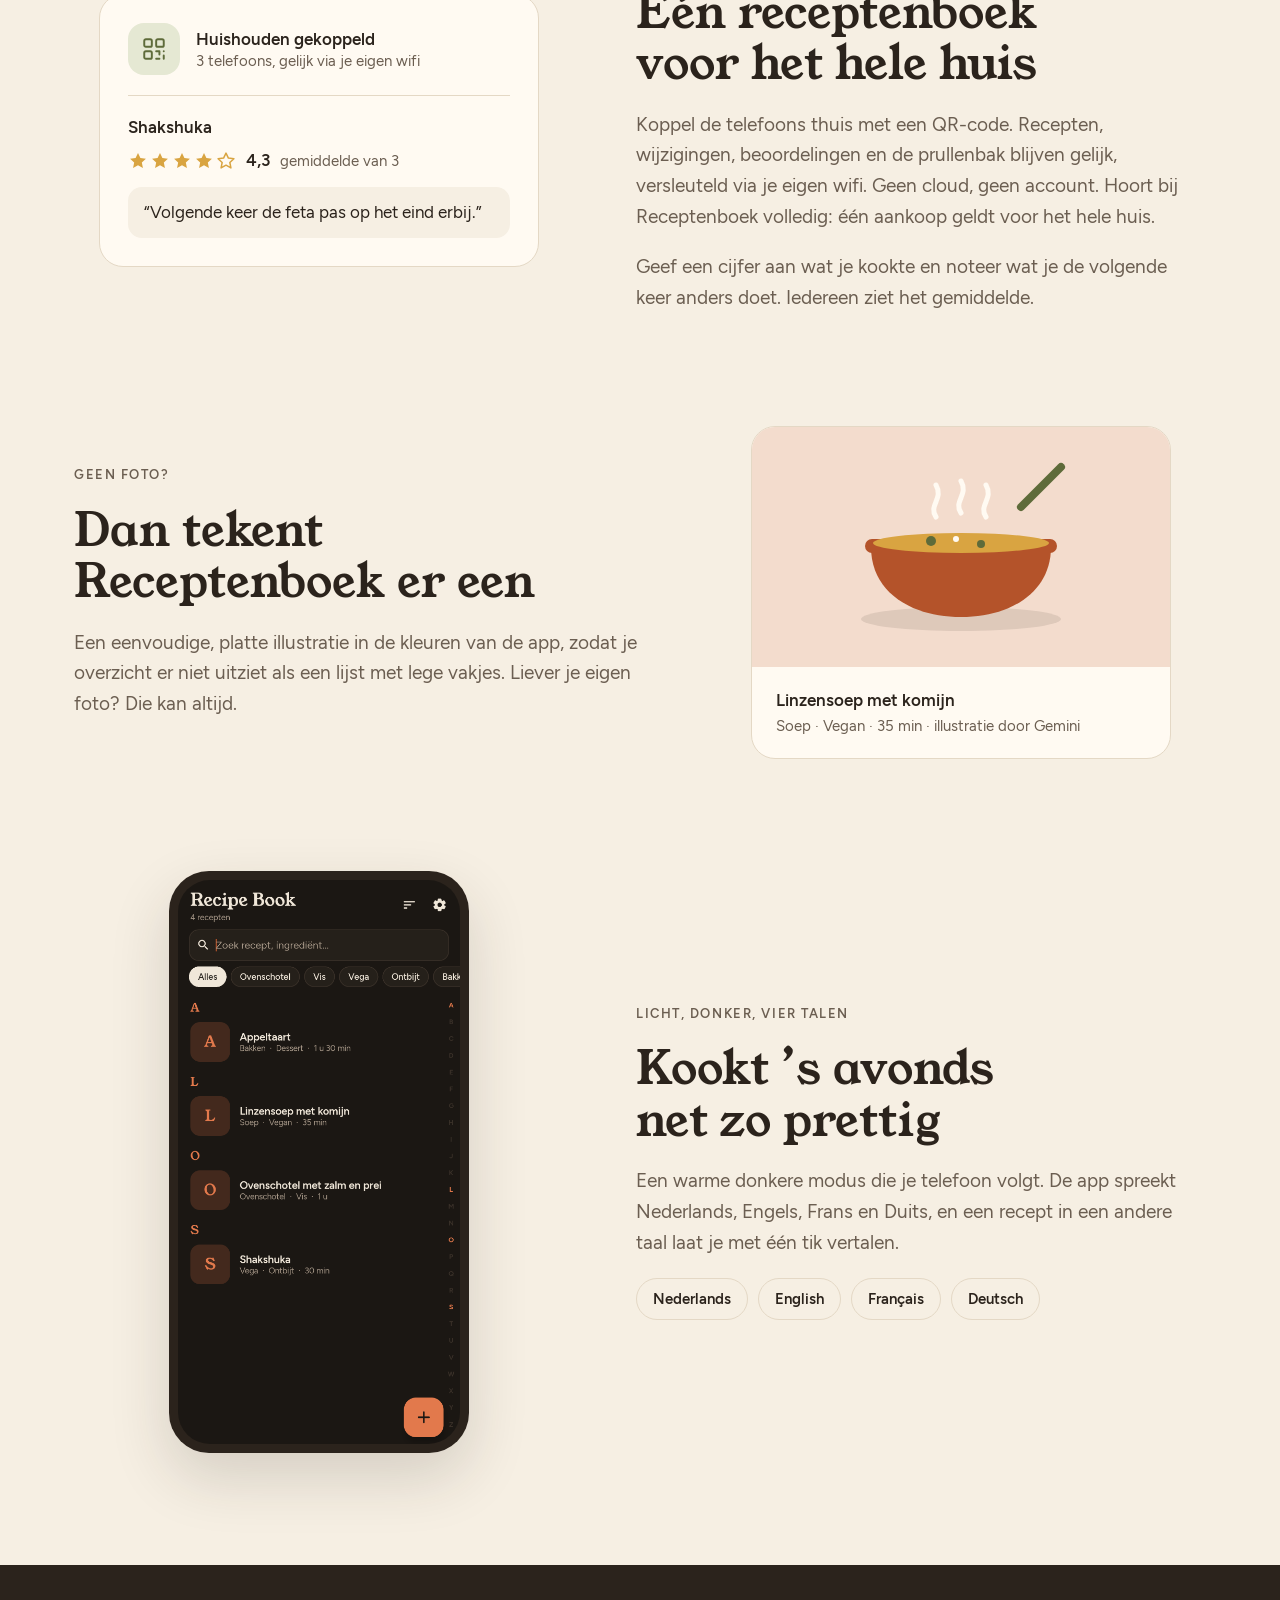
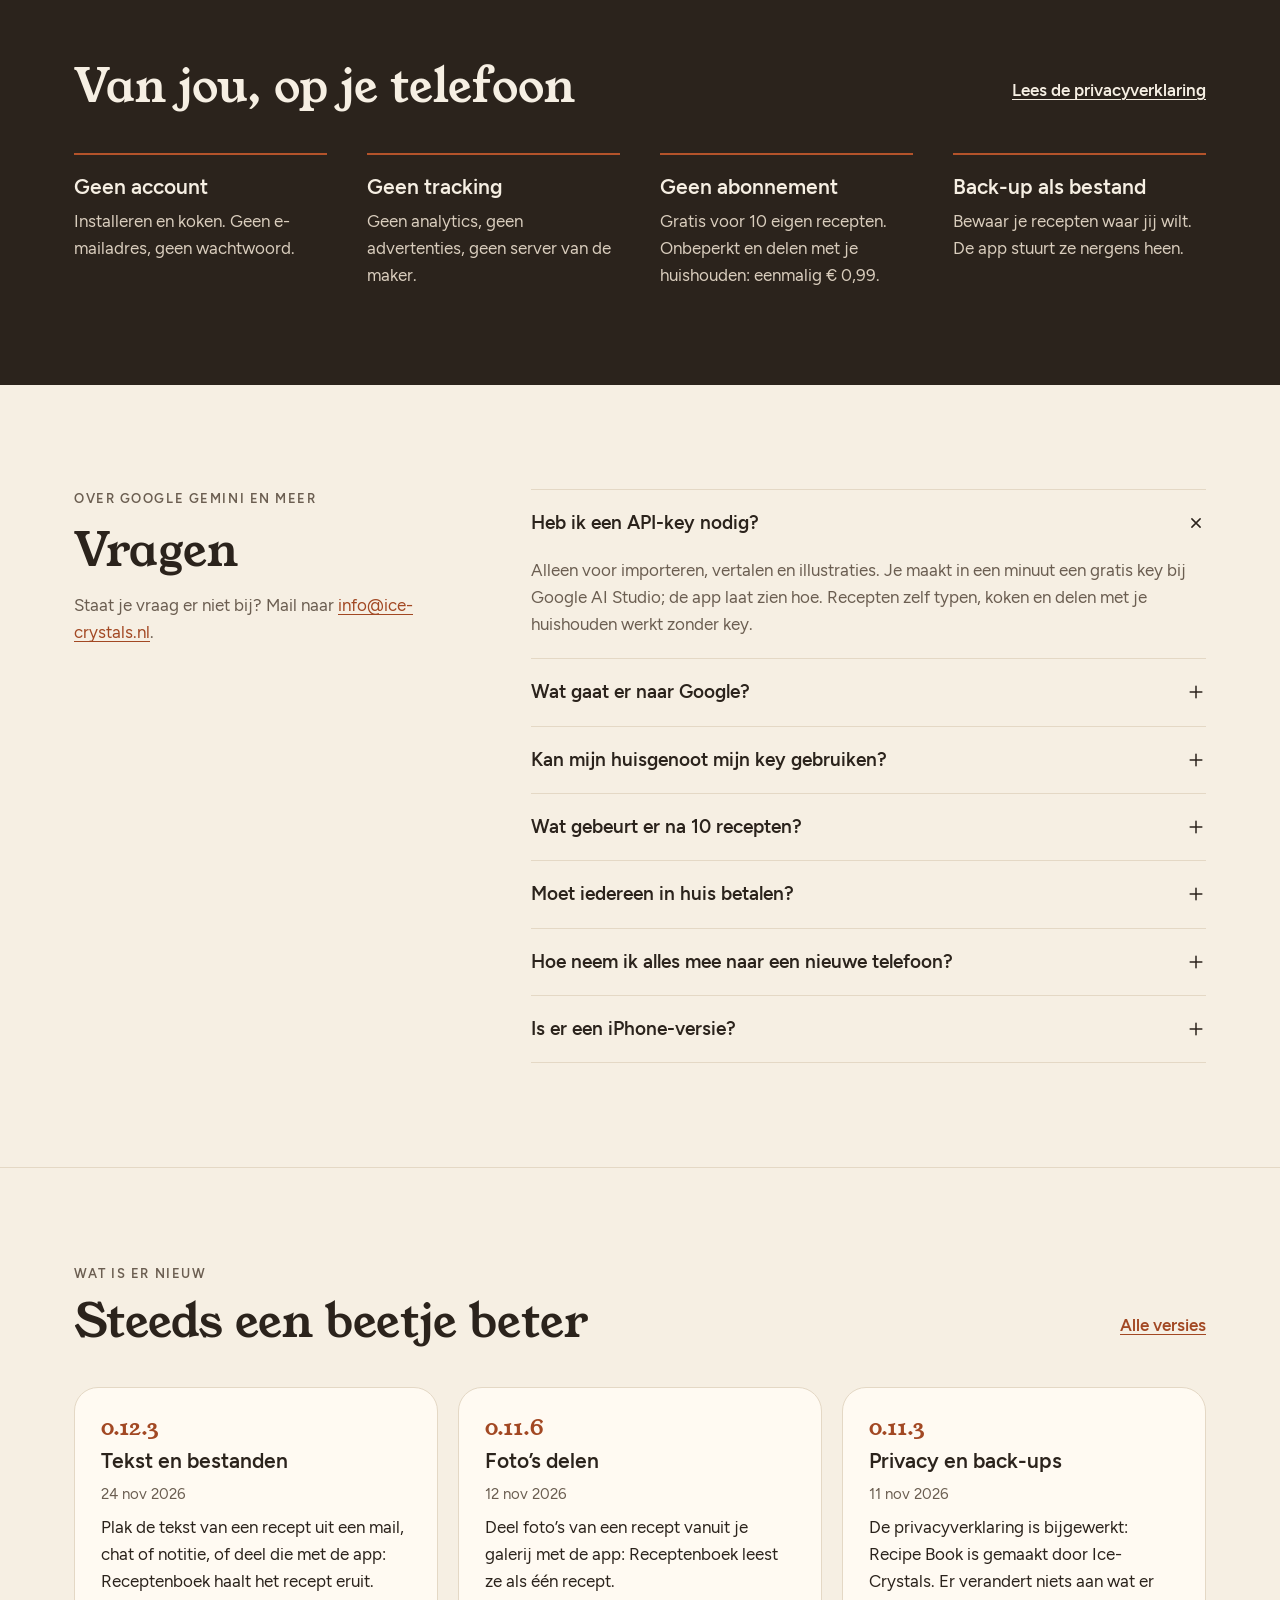
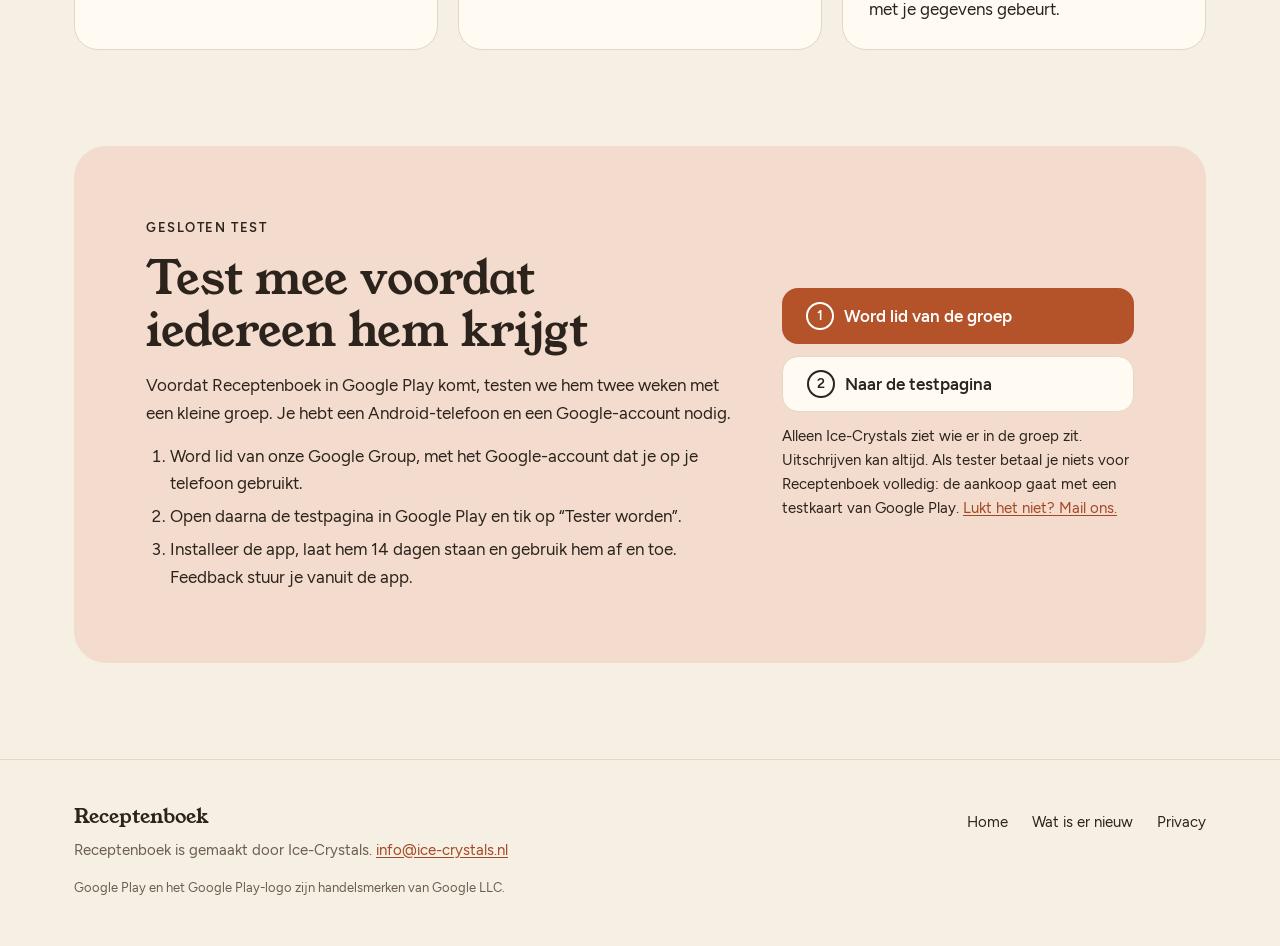
<file: nl/index.html>
<!doctype html>
<html lang="nl" data-page="home" data-root="../">
<head>
<meta charset="utf-8">
<meta name="viewport" content="width=device-width, initial-scale=1">
<title>Receptenboek · Al je recepten in één heldere huisstijl</title>
<meta name="description" content="Recepten uit een link, foto, tekst of PDF, herschreven in één heldere huisstijl. Een kookboek-app voor Android, zonder account, advertenties of tracking.">
<link rel="canonical" href="https://recipe-book.ice-crystals.nl/nl/">
<link rel="alternate" hreflang="nl" href="https://recipe-book.ice-crystals.nl/nl/">
<link rel="alternate" hreflang="en" href="https://recipe-book.ice-crystals.nl/">
<link rel="alternate" hreflang="fr" href="https://recipe-book.ice-crystals.nl/fr/">
<link rel="alternate" hreflang="de" href="https://recipe-book.ice-crystals.nl/de/">
<link rel="alternate" hreflang="x-default" href="https://recipe-book.ice-crystals.nl/">
<meta property="og:type" content="website">
<meta property="og:site_name" content="Receptenboek">
<meta property="og:title" content="Receptenboek · Al je recepten in één heldere huisstijl">
<meta property="og:description" content="Recepten uit een link, foto, tekst of PDF, herschreven in één heldere huisstijl. Een kookboek-app voor Android, zonder account, advertenties of tracking.">
<meta property="og:url" content="https://recipe-book.ice-crystals.nl/nl/">
<meta property="og:image" content="https://recipe-book.ice-crystals.nl/assets/feature-graphic-nl.png">
<meta property="og:image:alt" content="Receptenboek">
<meta property="og:locale" content="nl_NL">
<meta name="twitter:card" content="summary_large_image">
<meta name="theme-color" content="#f6efe3" media="(prefers-color-scheme: light)">
<meta name="theme-color" content="#1b1713" media="(prefers-color-scheme: dark)">
<meta name="color-scheme" content="light dark">
<link rel="icon" type="image/png" sizes="32x32" href="../assets/favicon-32.png">
<link rel="apple-touch-icon" href="../assets/apple-touch-icon.png">
<link rel="preload" href="../assets/fonts/Figtree-Regular.woff2" as="font" type="font/woff2" crossorigin>
<link rel="preload" href="../assets/fonts/YoungSerif-Regular.woff2" as="font" type="font/woff2" crossorigin>
<link rel="stylesheet" href="../assets/site.css">
<script>try{var t=localStorage.getItem('rb-theme');if(t==='dark'||t==='light')document.documentElement.setAttribute('data-theme',t)}catch(e){}</script>
<script defer src="../assets/site.js"></script>
</head>
<body>
<a class="skip" href="#main">Naar de inhoud</a>
<header class="site-header">
<div class="wrap header-row">
<a class="brand" href="../nl/" aria-current="page"><img src="../assets/logo-96.png" alt="" width="48" height="48"><span>Receptenboek</span></a>
<nav class="main-nav" aria-label="Hoofdmenu">
<ul>
<li><a href="#features">Functies</a></li>
<li><a href="#how">Zo werkt het</a></li>
<li><a href="../nl/changelog/">Wat is er nieuw</a></li>
<li><a href="../nl/privacy/">Privacy</a></li>
</ul>
</nav>
<div class="tools">
<nav class="langs" aria-label="Taal"><ul><li><a href="../nl/" lang="nl" hreflang="nl" data-lang="nl" aria-current="true"><span aria-hidden="true">NL</span><span class="sr-only">Nederlands</span></a></li><li><a href="../" lang="en" hreflang="en" data-lang="en"><span aria-hidden="true">EN</span><span class="sr-only">English</span></a></li><li><a href="../fr/" lang="fr" hreflang="fr" data-lang="fr"><span aria-hidden="true">FR</span><span class="sr-only">Français</span></a></li><li><a href="../de/" lang="de" hreflang="de" data-lang="de"><span aria-hidden="true">DE</span><span class="sr-only">Deutsch</span></a></li></ul></nav>
<button type="button" class="round theme-toggle" aria-pressed="false" data-theme-toggle hidden><svg width="20" height="20" viewBox="0 0 24 24" fill="none" stroke="currentColor" stroke-width="1.8" stroke-linecap="round" stroke-linejoin="round" aria-hidden="true" focusable="false" class="icon-moon"><path d="M20 14.5A8 8 0 0 1 9.5 4a8 8 0 1 0 10.5 10.5z"/></svg><svg width="20" height="20" viewBox="0 0 24 24" fill="none" stroke="currentColor" stroke-width="1.8" stroke-linecap="round" stroke-linejoin="round" aria-hidden="true" focusable="false" class="icon-sun"><circle cx="12" cy="12" r="4"/><path d="M12 2v2M12 20v2M4.9 4.9l1.4 1.4M17.7 17.7l1.4 1.4M2 12h2M20 12h2M4.9 19.1l1.4-1.4M17.7 6.3l1.4-1.4"/></svg><span class="sr-only">Donker thema</span></button>
</div>
</div>
</header>
<main id="main" tabindex="-1">
<section class="wrap hero" aria-labelledby="hero-title">
<div class="hero-text">
<p class="eyebrow">Android-app van Ice-Crystals</p>
<h1 id="hero-title" class="serif">Al je recepten, in <span class="accent">één heldere huisstijl</span>.</h1>
<p class="lead">Deel een link, maak een foto van een kookboek, plak een mail of kies een PDF, of typ het zelf in. Receptenboek herschrijft elk recept netjes, met de hoeveelheden gewoon in de stappen.</p>
<div class="actions">
<a class="btn btn-primary" href="#join">Word tester<svg width="18" height="18" viewBox="0 0 24 24" fill="none" stroke="currentColor" stroke-width="1.8" stroke-linecap="round" stroke-linejoin="round" aria-hidden="true" focusable="false" class="icon"><path d="M5 12h14M13 6l6 6-6 6"/></svg></a>
<a class="btn btn-ghost" href="#features">Bekijk wat hij kan<svg width="18" height="18" viewBox="0 0 24 24" fill="none" stroke="currentColor" stroke-width="1.8" stroke-linecap="round" stroke-linejoin="round" aria-hidden="true" focusable="false" class="icon"><path d="M5 12h14M13 6l6 6-6 6"/></svg></a>
</div>
<p class="status">Nu in gesloten test. Binnenkort op Google Play.</p>
<ul class="trust"><li>Geen account</li><li>Geen advertenties</li><li>Geen tracking</li><li>Gratis te proberen</li></ul>
</div>
<div class="hero-phones">
<div class="phone phone-back"><img src="../assets/screenshots/nl/01-overzicht.png" alt="Het receptenoverzicht met een zoekveld, categorieën en een A–Z-balk." width="1080" height="2160" decoding="async"></div>
<div class="phone phone-front"><img src="../assets/screenshots/nl/03-ingredienten-bereiding.png" alt="Ingrediënten en bereiding van een ovenschotel. In de stappen staan de hoeveelheden tussen haakjes, zoals “de aardappelen (800 g)”." width="1080" height="2160" decoding="async"></div>
<p class="float-card" aria-hidden="true"><span class="initial serif">L</span><span><span class="float-title">Linzensoep met komijn</span><span class="float-meta">Geïmporteerd uit een link · 35 min</span></span></p>
</div>
</section>
<section id="how" class="band" aria-labelledby="how-title">
<div class="wrap stack-xl">
<div class="section-head">
<p class="eyebrow">Recept erin</p>
<h2 id="how-title" class="serif">Vier manieren om een recept toe te voegen</h2>
</div>
<ul class="ways">
<li class="way">
<span class="tile tile-terra"><svg width="26" height="26" viewBox="0 0 24 24" fill="none" stroke="currentColor" stroke-width="1.8" stroke-linecap="round" stroke-linejoin="round" aria-hidden="true" focusable="false"><path d="M10 14a4.5 4.5 0 0 0 6.4 0l3-3a4.5 4.5 0 0 0-6.4-6.4l-1 1"/><path d="M14 10a4.5 4.5 0 0 0-6.4 0l-3 3a4.5 4.5 0 0 0 6.4 6.4l1-1"/></svg></span>
<h3>Deel een link</h3>
<p>Vanuit je browser met Delen, of plak de link. Ook van pagina’s vol reclame en levensverhalen.</p>
</li>
<li class="way">
<span class="tile tile-olive"><svg width="26" height="26" viewBox="0 0 24 24" fill="none" stroke="currentColor" stroke-width="1.8" stroke-linecap="round" stroke-linejoin="round" aria-hidden="true" focusable="false"><path d="M4 8h3l2-3h6l2 3h3v11H4z"/><circle cx="12" cy="13" r="3.5"/></svg></span>
<h3>Maak een foto</h3>
<p>Van een kookboekpagina, een tijdschrift of oma’s handgeschreven briefje.</p>
</li>
<li class="way">
<span class="tile tile-terra"><svg width="26" height="26" viewBox="0 0 24 24" fill="none" stroke="currentColor" stroke-width="1.8" stroke-linecap="round" stroke-linejoin="round" aria-hidden="true" focusable="false"><path d="M6 3h8l5 5v13H6z"/><path d="M14 3v5h5"/><path d="M9 13h7M9 17h5"/></svg></span>
<h3>Plak tekst of kies een bestand</h3>
<p>Een recept uit een mail, een chat of een notitie, of een PDF, Word-bestand of bewaarde mail.</p>
</li>
<li class="way">
<span class="tile tile-olive"><svg width="26" height="26" viewBox="0 0 24 24" fill="none" stroke="currentColor" stroke-width="1.8" stroke-linecap="round" stroke-linejoin="round" aria-hidden="true" focusable="false"><path d="M4 20h4L19 9l-4-4L4 16z"/><path d="M13.5 6.5l4 4"/></svg></span>
<h3>Typ het zelf</h3>
<p>Een eigen recept? De editor kent ingrediënten, groepen, tijden en stappen.</p>
</li>
</ul>
<div class="section-head">
<p class="eyebrow">Huisstijl eruit</p>
<h2 class="serif">Van rommelig blogrecept naar een recept dat je kunt koken</h2>
</div>
<div class="before-after">
<figure class="before">
<figcaption class="eyebrow">Zoals je het vond</figcaption>
<blockquote><p>Oké, deze ovenschotel maak ik al jaren voor de hele familie!! Je pakt zo’n 800 gram aardappels, schillen en koken tot ze zacht zijn (bij mij duurt dat een kwartiertje). Ondertussen de oven aan op 400 °F, en dan de prei…</p></blockquote>
<p class="before-meta">Lees verder · 47 reacties · Advertentie</p>
</figure>
<span class="arrow-dot"><svg width="18" height="18" viewBox="0 0 24 24" fill="none" stroke="currentColor" stroke-width="1.8" stroke-linecap="round" stroke-linejoin="round" aria-hidden="true" focusable="false" class="icon"><path d="M5 12h14M13 6l6 6-6 6"/></svg></span>
<figure class="after">
<figcaption class="eyebrow">Zoals Receptenboek het schrijft</figcaption>
<ol class="steps">
<li><span>Verwarm de oven voor op 200 °C. Schil de aardappelen <span class="amt">(800&nbsp;g)</span> en snijd ze in gelijke stukken.</span></li>
<li><span>Kook de aardappelen in 15 minuten gaar in water met zout. Snijd ondertussen de prei <span class="amt">(2)</span> in dunne ringen.</span></li>
</ol>
<p class="note">Dezelfde toon, metrische eenheden en °C (400 °F wordt 200 °C), en de hoeveelheden staan in de stappen.</p>
</figure>
</div>
</div>
</section>
<div id="features" class="wrap features">
<section class="feature" aria-labelledby="cooking-title">
<div class="feature-text">
<p class="eyebrow">Koken</p>
<h2 id="cooking-title" class="serif">Meer mensen aan tafel? Alles rekent mee.</h2>
<p class="lead">Pas het aantal personen aan en elke hoeveelheid schuift mee, in de ingrediënten én in de stappen. Probeer het maar.</p>
<div class="card demo" data-servings="4" data-decimal="," data-one="{n} persoon" data-other="{n} personen">
<div class="demo-head">
<span id="servings-label" class="demo-label">Personen</span>
<div class="stepper" role="group" aria-labelledby="servings-label">
<button type="button" class="round" data-step="-1" aria-label="Eén persoon minder" hidden><span aria-hidden="true">−</span></button>
<span class="count serif" data-count>4</span>
<button type="button" class="round" data-step="1" aria-label="Eén persoon meer" hidden><span aria-hidden="true">+</span></button>
</div>
</div>
<p class="sr-only" role="status" data-status></p>
<ul class="ingredients">
<li><span class="amt"><span data-q="800" data-u="g">800 g</span></span><span>kruimige aardappelen</span></li>
<li><span class="amt"><span data-q="100" data-u="ml">100 ml</span></span><span>melk</span></li>
<li><span class="amt"><span data-q="500" data-u="g">500 g</span></span><span>zalmfilet, in blokjes</span></li>
<li><span class="amt"><span data-q="2" data-u="">2</span></span><span>prei, in ringen</span></li>
</ul>
<p class="demo-step">Kook de aardappelen <span class="amt">(<span data-q="800" data-u="g">800 g</span>)</span> in 15 minuten gaar.</p>
</div>
</div>
<div class="feature-visual">
<div class="phone"><img src="../assets/screenshots/nl/02-recept.png" alt="Een recept met een tijdbalk: 20 minuten voorbereiden, 15 koken en 25 in de oven, en een knop voor het aantal personen." width="1080" height="2160" loading="lazy" decoding="async"></div>
</div>
</section>
<ul class="cards">
<li class="card mini">
<h3 class="eyebrow">Tijdbalk</h3>
<span class="timebar" aria-hidden="true"><span class="tb-prep"></span><span class="tb-cook"></span><span class="tb-oven"></span></span>
<p class="muted small">Voorbereiden 20 min · koken 15 min · oven 25 min</p>
<p>In één oogopslag hoe lang je bezig bent, en hoeveel daarvan wachten is.</p>
</li>
<li class="card mini">
<h3 class="eyebrow">Stappen afvinken</h3>
<ul class="ticks">
<li class="done"><span class="tick tick-done"><svg width="14" height="14" viewBox="0 0 24 24" fill="none" stroke="currentColor" stroke-width="1.8" stroke-linecap="round" stroke-linejoin="round" aria-hidden="true" focusable="false" stroke-width="3"><path d="M5 12l5 5 9-10"/></svg></span><span class="sr-only">Klaar: </span><s>Oven voorverwarmen</s></li>
<li class="next"><span class="tick tick-open" aria-hidden="true"></span>Aardappelen koken</li>
</ul>
<p>Zie direct waar je was, ook als je even weg bent geweest.</p>
</li>
<li class="card mini">
<h3 class="eyebrow">Eenheden en scherm</h3>
<p class="big serif"><span aria-hidden="true">°C ⇄ °F</span><span class="sr-only">Celsius of Fahrenheit</span></p>
<p>Metrisch of Amerikaanse cups, net wat je wilt. En je scherm gaat niet op slot terwijl je kookt.</p>
</li>
</ul>
<section class="feature feature-flip" aria-labelledby="household-title">
<div class="feature-text">
<p class="eyebrow">Huishouden</p>
<h2 id="household-title" class="serif">Eén receptenboek voor het hele huis</h2>
<p class="lead">Koppel de telefoons thuis met een QR-code. Recepten, wijzigingen, beoordelingen en de prullenbak blijven gelijk, versleuteld via je eigen wifi. Geen cloud, geen account. Hoort bij Receptenboek volledig: één aankoop geldt voor het hele huis.</p>
<p class="lead">Geef een cijfer aan wat je kookte en noteer wat je de volgende keer anders doet. Iedereen ziet het gemiddelde.</p>
</div>
<div class="feature-visual">
<div class="card household">
<p class="paired"><span class="tile tile-olive"><svg width="26" height="26" viewBox="0 0 24 24" fill="none" stroke="currentColor" stroke-width="1.8" stroke-linecap="round" stroke-linejoin="round" aria-hidden="true" focusable="false"><rect x="3" y="3" width="7" height="7" rx="1.5"/><rect x="14" y="3" width="7" height="7" rx="1.5"/><rect x="3" y="14" width="7" height="7" rx="1.5"/><path d="M14 14h3v3M21 14v.01M14 21h3M21 18v3"/></svg></span><span><span class="strong">Huishouden gekoppeld</span><span class="muted small">3 telefoons, gelijk via je eigen wifi</span></span></p>
<div class="rating">
<p class="strong">Shakshuka</p>
<p class="rating-row"><span class="stars" role="img" aria-label="4,3 van 5 sterren"><svg width="20" height="20" viewBox="0 0 24 24" fill="currentColor" aria-hidden="true" focusable="false"><path d="M12 2.5l2.9 6 6.6.8-4.9 4.5 1.3 6.5L12 17l-5.9 3.3 1.3-6.5L2.5 9.3l6.6-.8z"/></svg><svg width="20" height="20" viewBox="0 0 24 24" fill="currentColor" aria-hidden="true" focusable="false"><path d="M12 2.5l2.9 6 6.6.8-4.9 4.5 1.3 6.5L12 17l-5.9 3.3 1.3-6.5L2.5 9.3l6.6-.8z"/></svg><svg width="20" height="20" viewBox="0 0 24 24" fill="currentColor" aria-hidden="true" focusable="false"><path d="M12 2.5l2.9 6 6.6.8-4.9 4.5 1.3 6.5L12 17l-5.9 3.3 1.3-6.5L2.5 9.3l6.6-.8z"/></svg><svg width="20" height="20" viewBox="0 0 24 24" fill="currentColor" aria-hidden="true" focusable="false"><path d="M12 2.5l2.9 6 6.6.8-4.9 4.5 1.3 6.5L12 17l-5.9 3.3 1.3-6.5L2.5 9.3l6.6-.8z"/></svg><svg width="20" height="20" viewBox="0 0 24 24" fill="none" stroke="currentColor" stroke-width="1.8" stroke-linecap="round" stroke-linejoin="round" aria-hidden="true" focusable="false"><path d="M12 2.5l2.9 6 6.6.8-4.9 4.5 1.3 6.5L12 17l-5.9 3.3 1.3-6.5L2.5 9.3l6.6-.8z"/></svg></span><span class="strong" aria-hidden="true">4,3</span><span class="muted small">gemiddelde van 3</span></p>
<p class="quote">“Volgende keer de feta pas op het eind erbij.”</p>
</div>
</div>
</div>
</section>
<section class="feature" aria-labelledby="drawing-title">
<div class="feature-text">
<p class="eyebrow">Geen foto?</p>
<h2 id="drawing-title" class="serif">Dan tekent Receptenboek er een</h2>
<p class="lead">Een eenvoudige, platte illustratie in de kleuren van de app, zodat je overzicht er niet uitziet als een lijst met lege vakjes. Liever je eigen foto? Die kan altijd.</p>
</div>
<div class="feature-visual">
<div class="card drawing">
<div class="drawing-art"><svg class="soup" viewBox="0 0 260 200" aria-hidden="true" focusable="false">
<ellipse cx="130" cy="172" rx="100" ry="12" class="f-shadow"/>
<path d="M40 100h180c0 45-40 70-90 70s-90-25-90-70z" class="f-terra"/>
<rect x="34" y="92" width="192" height="14" rx="7" class="f-terra"/>
<ellipse cx="130" cy="96" rx="88" ry="10" class="f-amber"/>
<circle cx="100" cy="94" r="5" class="f-olive"/>
<circle cx="150" cy="97" r="4" class="f-olive"/>
<circle cx="125" cy="92" r="3" class="f-card"/>
<path d="M105 70c-8-12 8-18 0-32M130 66c-8-12 8-18 0-32M155 70c-8-12 8-18 0-32" class="s-steam"/>
<path d="M190 60l40-40" class="s-spoon"/>
</svg></div>
<p class="drawing-caption"><span class="strong">Linzensoep met komijn</span><span class="muted small">Soep · Vegan · 35 min · illustratie door Gemini</span></p>
</div>
</div>
</section>
<section class="feature feature-flip" aria-labelledby="looks-title">
<div class="feature-text">
<p class="eyebrow">Licht, donker, vier talen</p>
<h2 id="looks-title" class="serif">Kookt ’s avonds net zo prettig</h2>
<p class="lead">Een warme donkere modus die je telefoon volgt. De app spreekt Nederlands, Engels, Frans en Duits, en een recept in een andere taal laat je met één tik vertalen.</p>
<ul class="chips"><li lang="nl">Nederlands</li><li lang="en">English</li><li lang="fr">Français</li><li lang="de">Deutsch</li></ul>
</div>
<div class="feature-visual">
<div class="phone"><img src="../assets/screenshots/nl/05-donker.png" alt="Het receptenoverzicht in donkere modus." width="1080" height="2160" loading="lazy" decoding="async"></div>
</div>
</section>
</div>
<section class="dark-band" aria-labelledby="yours-title">
<div class="wrap stack-lg">
<div class="split-head">
<h2 id="yours-title" class="serif">Van jou, op je telefoon</h2>
<a href="../nl/privacy/">Lees de privacyverklaring</a>
</div>
<ul class="promises">
<li><h3>Geen account</h3><p>Installeren en koken. Geen e-mailadres, geen wachtwoord.</p></li>
<li><h3>Geen tracking</h3><p>Geen analytics, geen advertenties, geen server van de maker.</p></li>
<li><h3>Geen abonnement</h3><p>Gratis voor 10 eigen recepten. Onbeperkt en delen met je huishouden: eenmalig € 0,99.</p></li>
<li><h3>Back-up als bestand</h3><p>Bewaar je recepten waar jij wilt. De app stuurt ze nergens heen.</p></li>
</ul>
</div>
</section>
<section class="wrap faq" aria-labelledby="faq-title">
<div class="faq-head">
<p class="eyebrow">Over Google Gemini en meer</p>
<h2 id="faq-title" class="serif">Vragen</h2>
<p class="muted">Staat je vraag er niet bij? Mail naar <a href="mailto:info@ice-crystals.nl">info@ice-crystals.nl</a>.</p>
</div>
<div class="faq-list">
<details open>
<summary><span>Heb ik een API-key nodig?</span><svg width="20" height="20" viewBox="0 0 24 24" fill="none" stroke="currentColor" stroke-width="1.8" stroke-linecap="round" stroke-linejoin="round" aria-hidden="true" focusable="false" class="icon-plus"><path d="M12 5v14M5 12h14"/></svg></summary>
<p>Alleen voor importeren, vertalen en illustraties. Je maakt in een minuut een gratis key bij Google AI Studio; de app laat zien hoe. Recepten zelf typen, koken en delen met je huishouden werkt zonder key.</p>
</details>
<details>
<summary><span>Wat gaat er naar Google?</span><svg width="20" height="20" viewBox="0 0 24 24" fill="none" stroke="currentColor" stroke-width="1.8" stroke-linecap="round" stroke-linejoin="round" aria-hidden="true" focusable="false" class="icon-plus"><path d="M12 5v14M5 12h14"/></svg></summary>
<p>Alleen wat je importeert, vertaalt of laat tekenen: de link, de recepttekst, het bestand of je foto. Al het andere blijft op je telefoon. Met een gratis key mag Google dat gebruiken om zijn producten te verbeteren, dus zet er geen persoonlijke gegevens in.</p>
</details>
<details>
<summary><span>Kan mijn huisgenoot mijn key gebruiken?</span><svg width="20" height="20" viewBox="0 0 24 24" fill="none" stroke="currentColor" stroke-width="1.8" stroke-linecap="round" stroke-linejoin="round" aria-hidden="true" focusable="false" class="icon-plus"><path d="M12 5v14M5 12h14"/></svg></summary>
<p>Ja. Gekoppelde telefoons zonder eigen key kunnen die van jou gebruiken. Dat zet je uit bij Instellingen.</p>
</details>
<details>
<summary><span>Wat gebeurt er na 10 recepten?</span><svg width="20" height="20" viewBox="0 0 24 24" fill="none" stroke="currentColor" stroke-width="1.8" stroke-linecap="round" stroke-linejoin="round" aria-hidden="true" focusable="false" class="icon-plus"><path d="M12 5v14M5 12h14"/></svg></summary>
<p>Dan stopt alleen het toevoegen: je recepten blijven staan en je kunt ze gewoon bekijken, bewerken en ermee koken. Voorbeeldrecepten en de prullenbak tellen niet mee. Met Receptenboek volledig (eenmalig € 0,99) voeg je onbeperkt toe.</p>
</details>
<details>
<summary><span>Moet iedereen in huis betalen?</span><svg width="20" height="20" viewBox="0 0 24 24" fill="none" stroke="currentColor" stroke-width="1.8" stroke-linecap="round" stroke-linejoin="round" aria-hidden="true" focusable="false" class="icon-plus"><path d="M12 5v14M5 12h14"/></svg></summary>
<p>Nee. Eén gekoppelde telefoon met Receptenboek volledig ontgrendelt het hele huishouden.</p>
</details>
<details>
<summary><span>Hoe neem ik alles mee naar een nieuwe telefoon?</span><svg width="20" height="20" viewBox="0 0 24 24" fill="none" stroke="currentColor" stroke-width="1.8" stroke-linecap="round" stroke-linejoin="round" aria-hidden="true" focusable="false" class="icon-plus"><path d="M12 5v14M5 12h14"/></svg></summary>
<p>Maak bij Instellingen een back-up en zet dat bestand op je nieuwe telefoon terug, of koppel hem aan je huishouden. Je aankoop haal je terug met Aankoop herstellen, op hetzelfde Google-account.</p>
</details>
<details>
<summary><span>Is er een iPhone-versie?</span><svg width="20" height="20" viewBox="0 0 24 24" fill="none" stroke="currentColor" stroke-width="1.8" stroke-linecap="round" stroke-linejoin="round" aria-hidden="true" focusable="false" class="icon-plus"><path d="M12 5v14M5 12h14"/></svg></summary>
<p>Voorlopig niet. Receptenboek is er nu voor Android; een iPhone-versie sluiten we voor de toekomst niet uit.</p>
</details>
</div>
</section>
<section class="news-band" aria-labelledby="news-title">
<div class="wrap stack-lg">
<div class="split-head">
<div><p class="eyebrow">Wat is er nieuw</p><h2 id="news-title" class="serif">Steeds een beetje beter</h2></div>
<a href="../nl/changelog/">Alle versies</a>
</div>
<ul class="news">
<li class="card news-card">
<h3><a href="../nl/changelog/#v0.12.3"><span class="version serif">0.12.3</span> <span class="news-title">Tekst en bestanden</span></a></h3>
<p class="muted small"><time datetime="2026-11-24">24 nov 2026</time></p>
<p>Plak de tekst van een recept uit een mail, chat of notitie, of deel die met de app: Receptenboek haalt het recept eruit.</p>
</li>
<li class="card news-card">
<h3><a href="../nl/changelog/#v0.11.6"><span class="version serif">0.11.6</span> <span class="news-title">Foto’s delen</span></a></h3>
<p class="muted small"><time datetime="2026-11-12">12 nov 2026</time></p>
<p>Deel foto’s van een recept vanuit je galerij met de app: Receptenboek leest ze als één recept.</p>
</li>
<li class="card news-card">
<h3><a href="../nl/changelog/#v0.11.3"><span class="version serif">0.11.3</span> <span class="news-title">Privacy en back-ups</span></a></h3>
<p class="muted small"><time datetime="2026-11-11">11 nov 2026</time></p>
<p>De privacyverklaring is bijgewerkt: Recipe Book is gemaakt door Ice-Crystals. Er verandert niets aan wat er met je gegevens gebeurt.</p>
</li>
</ul>
</div>
</section>
<section id="join" class="wrap join" aria-labelledby="join-title">
<div class="join-box">
<div class="join-text">
<p class="eyebrow">Gesloten test</p>
<h2 id="join-title" class="serif">Test mee voordat iedereen hem krijgt</h2>
<p>Voordat Receptenboek in Google Play komt, testen we hem twee weken met een kleine groep. Je hebt een Android-telefoon en een Google-account nodig.</p>
<ol class="join-steps">
<li>Word lid van onze Google Group, met het Google-account dat je op je telefoon gebruikt.</li>
<li>Open daarna de testpagina in Google Play en tik op “Tester worden”.</li>
<li>Installeer de app, laat hem 14 dagen staan en gebruik hem af en toe. Feedback stuur je vanuit de app.</li>
</ol>
</div>
<div class="join-action">
<a class="btn btn-primary" href="https://groups.google.com/g/recipe-book-testers"><span class="btn-step" aria-hidden="true">1</span>Word lid van de groep</a>
<a class="btn btn-secondary" href="https://play.google.com/apps/testing/nl.icecrystals.recipes"><span class="btn-step" aria-hidden="true">2</span>Naar de testpagina</a>
<p class="muted small">Alleen Ice-Crystals ziet wie er in de groep zit. Uitschrijven kan altijd. Als tester betaal je niets voor Receptenboek volledig: de aankoop gaat met een testkaart van Google Play. <a href="mailto:info@ice-crystals.nl?subject=Ik%20wil%20Receptenboek%20testen&amp;body=Hallo%20Ice-Crystals%2C%0A%0AIk%20wil%20graag%20Receptenboek%20testen.%0A%0AMijn%20Google-account%20(Gmail)%3A%20%0AMijn%20telefoon%3A%20%0A">Lukt het niet? Mail ons.</a></p>
</div>
</div>
</section>
</main>
<footer class="site-footer">
<div class="wrap footer-row">
<div class="footer-brand">
<p class="serif footer-name">Receptenboek</p>
<p>Receptenboek is gemaakt door Ice-Crystals. <a href="mailto:info@ice-crystals.nl">info@ice-crystals.nl</a></p>
</div>
<nav aria-label="Voettekst"><ul class="footer-links">
<li><a href="../nl/">Home</a></li>
<li><a href="../nl/changelog/">Wat is er nieuw</a></li>
<li><a href="../nl/privacy/">Privacy</a></li>
</ul></nav>
<p class="trademark">Google Play en het Google Play-logo zijn handelsmerken van Google LLC.</p>
</div>
</footer>
</body>
</html>
</file>
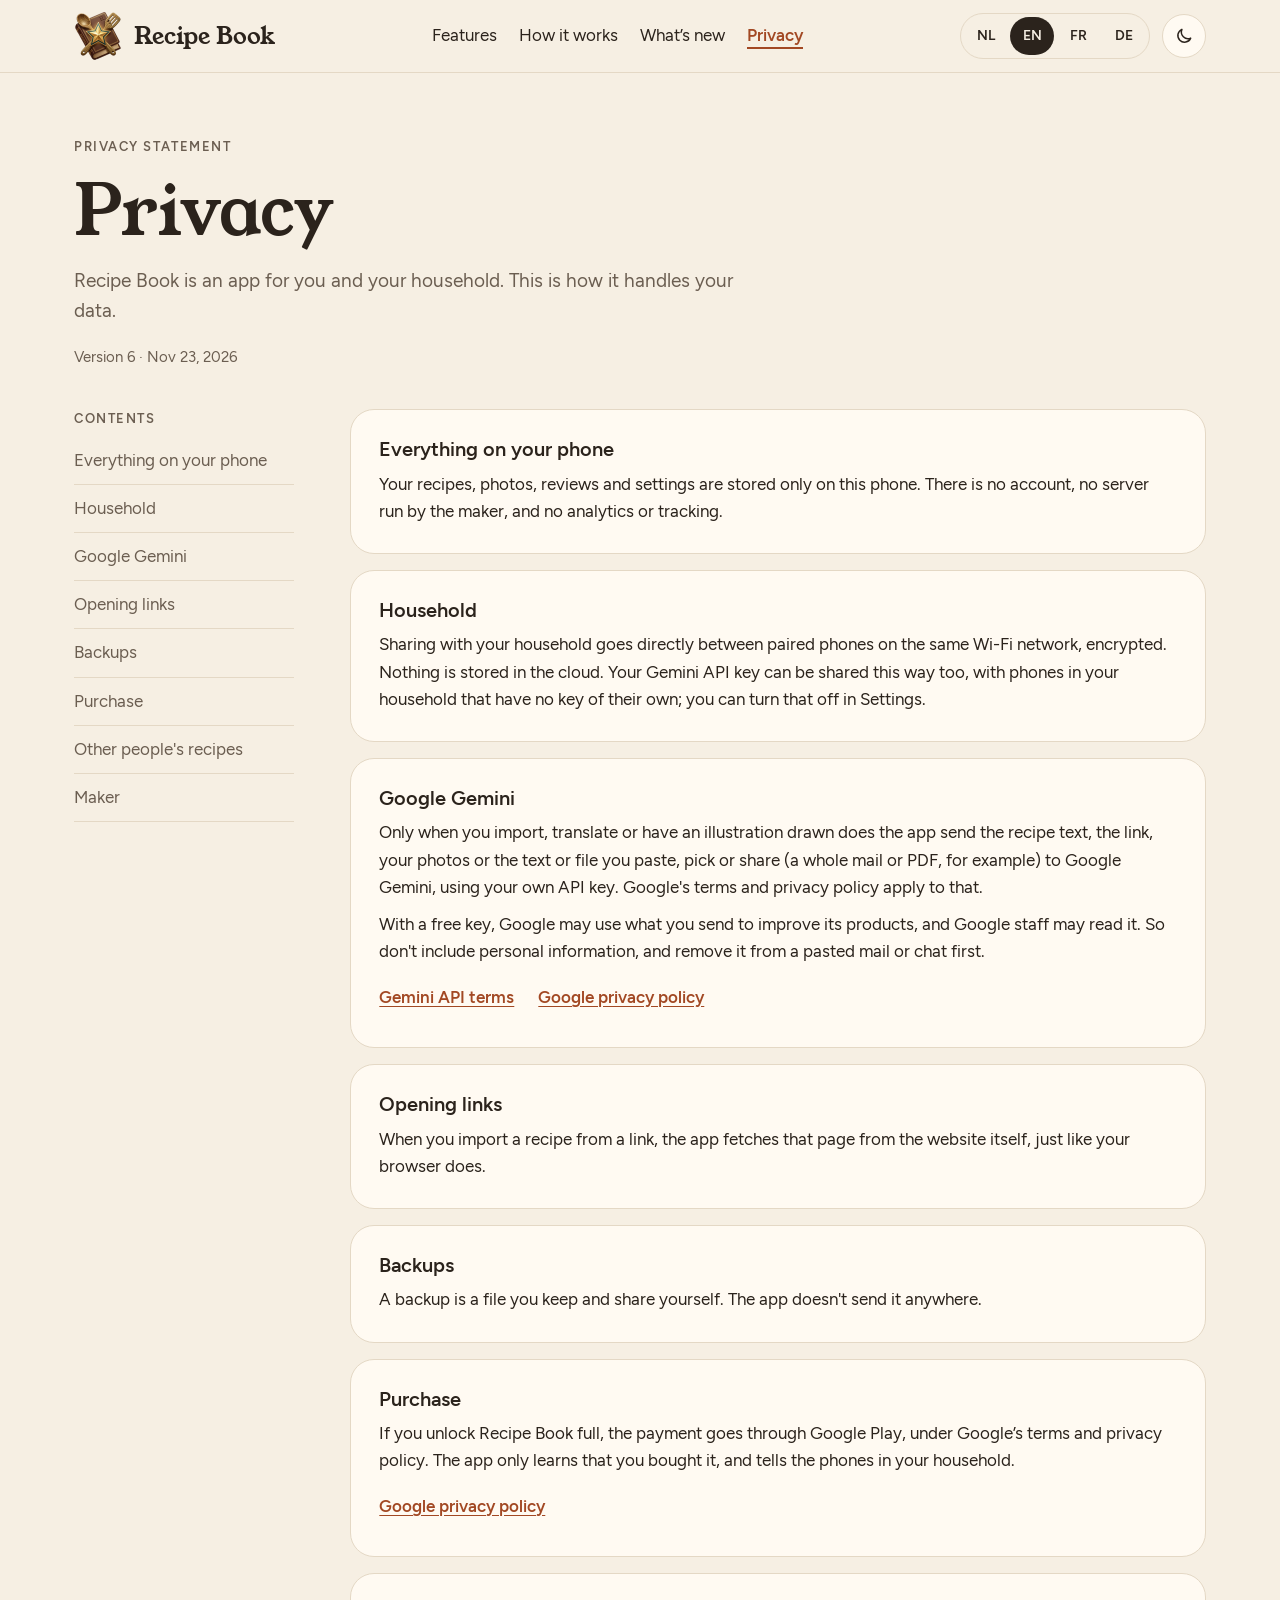
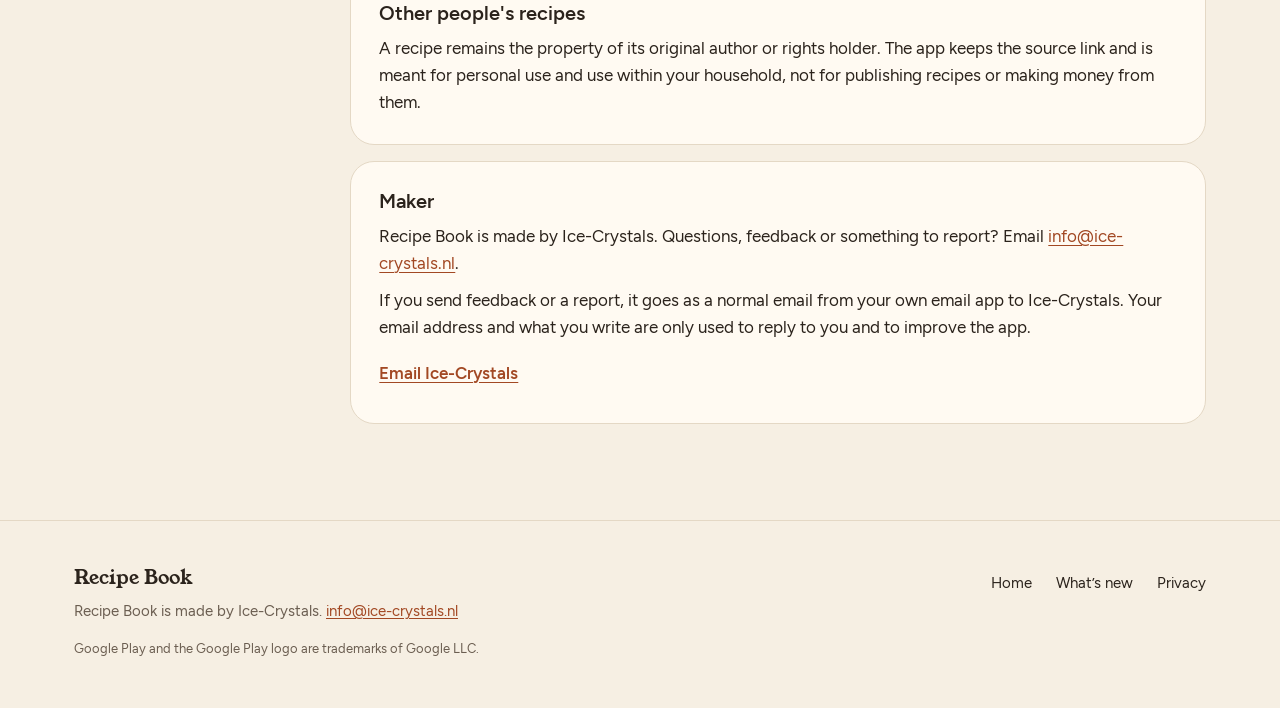
<file: privacy/index.html>
<!doctype html>
<html lang="en" data-page="privacy" data-root="../">
<head>
<meta charset="utf-8">
<meta name="viewport" content="width=device-width, initial-scale=1">
<title>Privacy · Recipe Book</title>
<meta name="description" content="How Recipe Book handles your data.">
<link rel="canonical" href="https://recipe-book.ice-crystals.nl/privacy/">
<link rel="alternate" hreflang="nl" href="https://recipe-book.ice-crystals.nl/nl/privacy/">
<link rel="alternate" hreflang="en" href="https://recipe-book.ice-crystals.nl/privacy/">
<link rel="alternate" hreflang="fr" href="https://recipe-book.ice-crystals.nl/fr/privacy/">
<link rel="alternate" hreflang="de" href="https://recipe-book.ice-crystals.nl/de/privacy/">
<link rel="alternate" hreflang="x-default" href="https://recipe-book.ice-crystals.nl/privacy/">
<meta property="og:type" content="website">
<meta property="og:site_name" content="Recipe Book">
<meta property="og:title" content="Privacy · Recipe Book">
<meta property="og:description" content="How Recipe Book handles your data.">
<meta property="og:url" content="https://recipe-book.ice-crystals.nl/privacy/">
<meta property="og:image" content="https://recipe-book.ice-crystals.nl/assets/feature-graphic-en.png">
<meta property="og:image:alt" content="Recipe Book">
<meta property="og:locale" content="en_US">
<meta name="twitter:card" content="summary_large_image">
<meta name="theme-color" content="#f6efe3" media="(prefers-color-scheme: light)">
<meta name="theme-color" content="#1b1713" media="(prefers-color-scheme: dark)">
<meta name="color-scheme" content="light dark">
<link rel="icon" type="image/png" sizes="32x32" href="../assets/favicon-32.png">
<link rel="apple-touch-icon" href="../assets/apple-touch-icon.png">
<link rel="preload" href="../assets/fonts/Figtree-Regular.woff2" as="font" type="font/woff2" crossorigin>
<link rel="preload" href="../assets/fonts/YoungSerif-Regular.woff2" as="font" type="font/woff2" crossorigin>
<link rel="stylesheet" href="../assets/site.css">
<script>try{var t=localStorage.getItem('rb-theme');if(t==='dark'||t==='light')document.documentElement.setAttribute('data-theme',t)}catch(e){}</script>
<script defer src="../assets/site.js"></script>
</head>
<body>
<a class="skip" href="#main">Skip to content</a>
<header class="site-header">
<div class="wrap header-row">
<a class="brand" href="../"><img src="../assets/logo-96.png" alt="" width="48" height="48"><span>Recipe Book</span></a>
<nav class="main-nav" aria-label="Main menu">
<ul>
<li><a href="../#features">Features</a></li>
<li><a href="../#how">How it works</a></li>
<li><a href="../changelog/">What’s new</a></li>
<li><a href="../privacy/" aria-current="page">Privacy</a></li>
</ul>
</nav>
<div class="tools">
<nav class="langs" aria-label="Language"><ul><li><a href="../nl/privacy/" lang="nl" hreflang="nl" data-lang="nl"><span aria-hidden="true">NL</span><span class="sr-only">Nederlands</span></a></li><li><a href="../privacy/" lang="en" hreflang="en" data-lang="en" aria-current="true"><span aria-hidden="true">EN</span><span class="sr-only">English</span></a></li><li><a href="../fr/privacy/" lang="fr" hreflang="fr" data-lang="fr"><span aria-hidden="true">FR</span><span class="sr-only">Français</span></a></li><li><a href="../de/privacy/" lang="de" hreflang="de" data-lang="de"><span aria-hidden="true">DE</span><span class="sr-only">Deutsch</span></a></li></ul></nav>
<button type="button" class="round theme-toggle" aria-pressed="false" data-theme-toggle hidden><svg width="20" height="20" viewBox="0 0 24 24" fill="none" stroke="currentColor" stroke-width="1.8" stroke-linecap="round" stroke-linejoin="round" aria-hidden="true" focusable="false" class="icon-moon"><path d="M20 14.5A8 8 0 0 1 9.5 4a8 8 0 1 0 10.5 10.5z"/></svg><svg width="20" height="20" viewBox="0 0 24 24" fill="none" stroke="currentColor" stroke-width="1.8" stroke-linecap="round" stroke-linejoin="round" aria-hidden="true" focusable="false" class="icon-sun"><circle cx="12" cy="12" r="4"/><path d="M12 2v2M12 20v2M4.9 4.9l1.4 1.4M17.7 17.7l1.4 1.4M2 12h2M20 12h2M4.9 19.1l1.4-1.4M17.7 6.3l1.4-1.4"/></svg><span class="sr-only">Dark theme</span></button>
</div>
</div>
</header>
<main id="main" tabindex="-1">
<div class="wrap page-head">
<p class="eyebrow">Privacy statement</p>
<h1 class="serif">Privacy</h1>
<p class="lead">Recipe Book is an app for you and your household. This is how it handles your data.</p>
<p class="muted small">Version 6 · Nov 23, 2026</p>
</div>
<div class="wrap privacy">
<nav class="toc" aria-labelledby="toc-title">
<h2 id="toc-title" class="eyebrow">Contents</h2>
<ol>
<li><a href="#local">Everything on your phone</a></li>
<li><a href="#household">Household</a></li>
<li><a href="#gemini">Google Gemini</a></li>
<li><a href="#web">Opening links</a></li>
<li><a href="#backup">Backups</a></li>
<li><a href="#purchase">Purchase</a></li>
<li><a href="#rights">Other people&#39;s recipes</a></li>
<li><a href="#maker">Maker</a></li>
</ol>
</nav>
<div class="privacy-sections">
<section id="local" class="card privacy-section" aria-labelledby="h-local">
<h2 id="h-local">Everything on your phone</h2>
<p>Your recipes, photos, reviews and settings are stored only on this phone. There is no account, no server run by the maker, and no analytics or tracking.</p>
</section>
<section id="household" class="card privacy-section" aria-labelledby="h-household">
<h2 id="h-household">Household</h2>
<p>Sharing with your household goes directly between paired phones on the same Wi-Fi network, encrypted. Nothing is stored in the cloud. Your Gemini API key can be shared this way too, with phones in your household that have no key of their own; you can turn that off in Settings.</p>
</section>
<section id="gemini" class="card privacy-section" aria-labelledby="h-gemini">
<h2 id="h-gemini">Google Gemini</h2>
<p>Only when you import, translate or have an illustration drawn does the app send the recipe text, the link, your photos or the text or file you paste, pick or share (a whole mail or PDF, for example) to Google Gemini, using your own API key. Google&#39;s terms and privacy policy apply to that.</p>
<p>With a free key, Google may use what you send to improve its products, and Google staff may read it. So don&#39;t include personal information, and remove it from a pasted mail or chat first.</p>
<ul class="privacy-links"><li><a href="https://ai.google.dev/gemini-api/terms">Gemini API terms</a></li><li><a href="https://policies.google.com/privacy">Google privacy policy</a></li></ul>
</section>
<section id="web" class="card privacy-section" aria-labelledby="h-web">
<h2 id="h-web">Opening links</h2>
<p>When you import a recipe from a link, the app fetches that page from the website itself, just like your browser does.</p>
</section>
<section id="backup" class="card privacy-section" aria-labelledby="h-backup">
<h2 id="h-backup">Backups</h2>
<p>A backup is a file you keep and share yourself. The app doesn&#39;t send it anywhere.</p>
</section>
<section id="purchase" class="card privacy-section" aria-labelledby="h-purchase">
<h2 id="h-purchase">Purchase</h2>
<p>If you unlock Recipe Book full, the payment goes through Google Play, under Google’s terms and privacy policy. The app only learns that you bought it, and tells the phones in your household.</p>
<ul class="privacy-links"><li><a href="https://policies.google.com/privacy">Google privacy policy</a></li></ul>
</section>
<section id="rights" class="card privacy-section" aria-labelledby="h-rights">
<h2 id="h-rights">Other people&#39;s recipes</h2>
<p>A recipe remains the property of its original author or rights holder. The app keeps the source link and is meant for personal use and use within your household, not for publishing recipes or making money from them.</p>
</section>
<section id="maker" class="card privacy-section" aria-labelledby="h-maker">
<h2 id="h-maker">Maker</h2>
<p>Recipe Book is made by Ice-Crystals. Questions, feedback or something to report? Email <a href="mailto:info@ice-crystals.nl">info@ice-crystals.nl</a>.</p>
<p>If you send feedback or a report, it goes as a normal email from your own email app to Ice-Crystals. Your email address and what you write are only used to reply to you and to improve the app.</p>
<ul class="privacy-links"><li><a href="mailto:info@ice-crystals.nl?subject=Recipe%20Book&amp;body=">Email Ice-Crystals</a></li></ul>
</section>
</div>
</div>
</main>
<footer class="site-footer">
<div class="wrap footer-row">
<div class="footer-brand">
<p class="serif footer-name">Recipe Book</p>
<p>Recipe Book is made by Ice-Crystals. <a href="mailto:info@ice-crystals.nl">info@ice-crystals.nl</a></p>
</div>
<nav aria-label="Footer"><ul class="footer-links">
<li><a href="../">Home</a></li>
<li><a href="../changelog/">What’s new</a></li>
<li><a href="../privacy/">Privacy</a></li>
</ul></nav>
<p class="trademark">Google Play and the Google Play logo are trademarks of Google LLC.</p>
</div>
</footer>
</body>
</html>
</file>
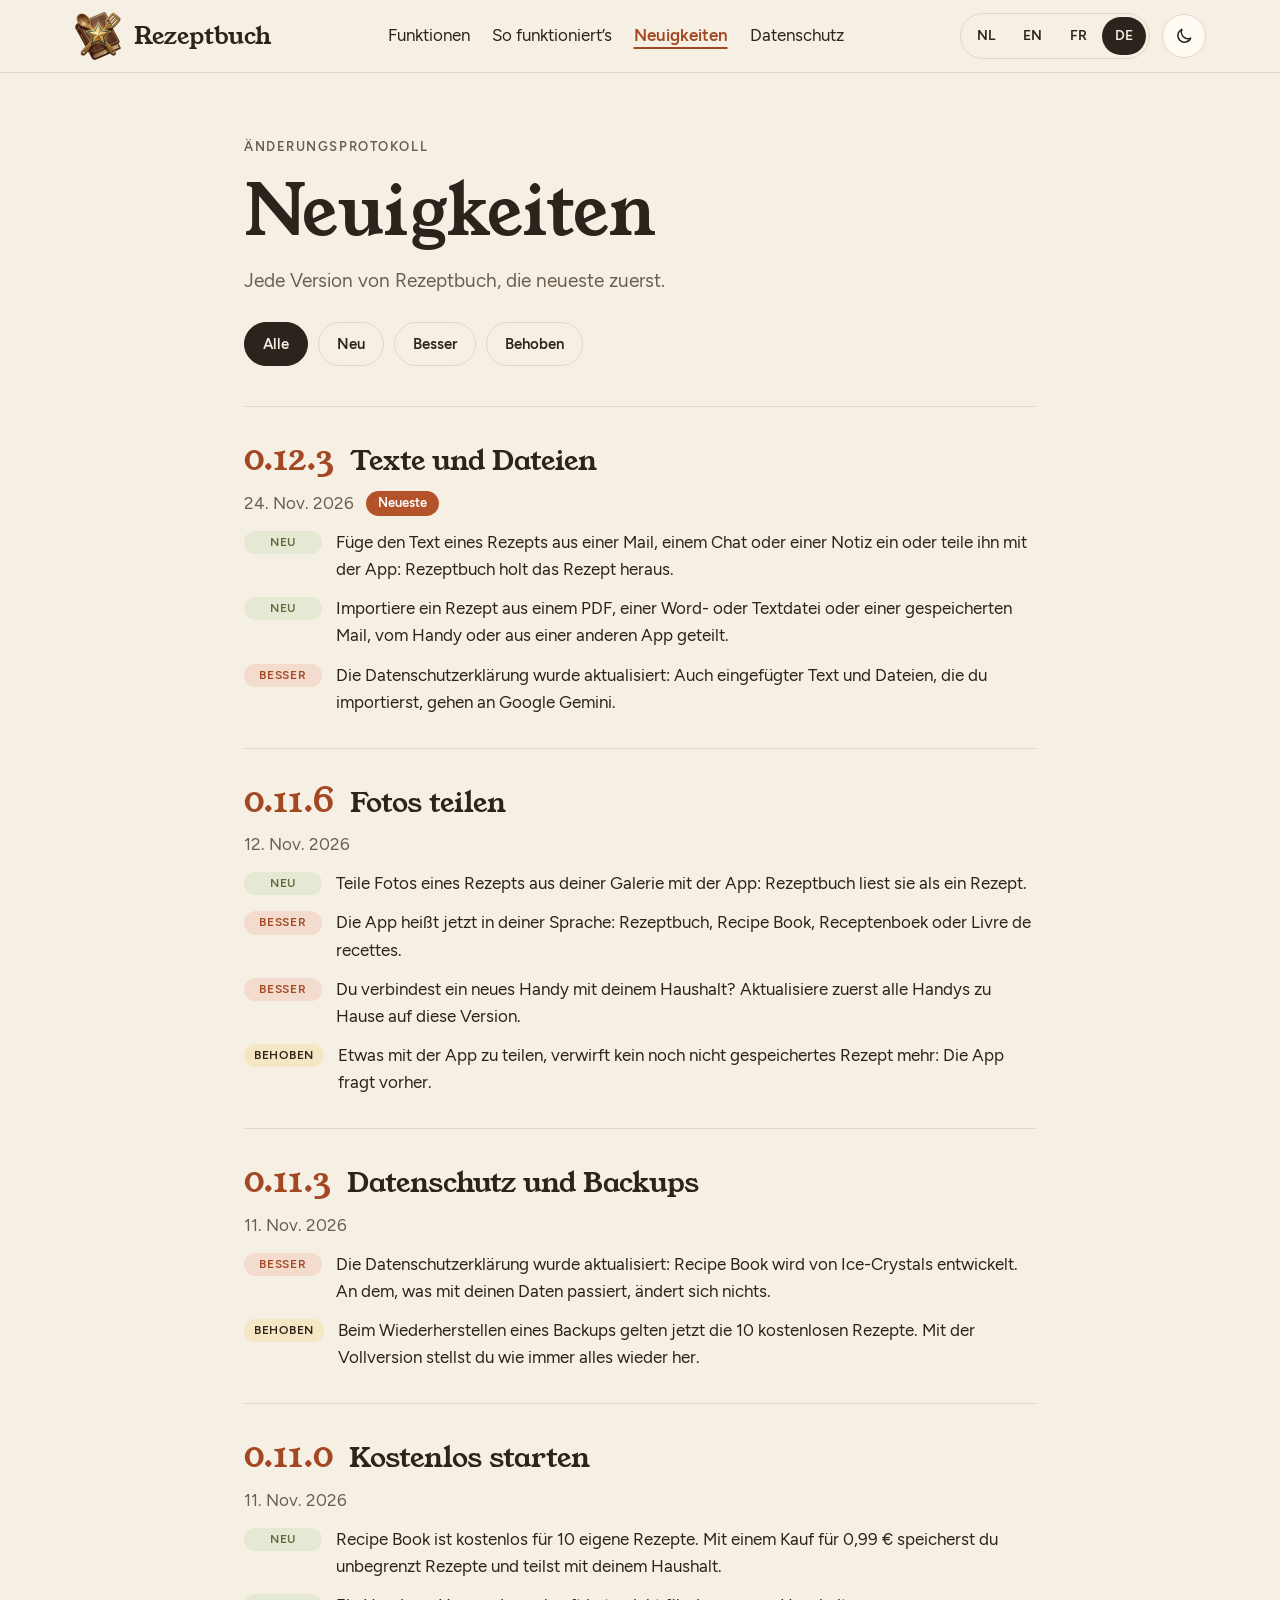
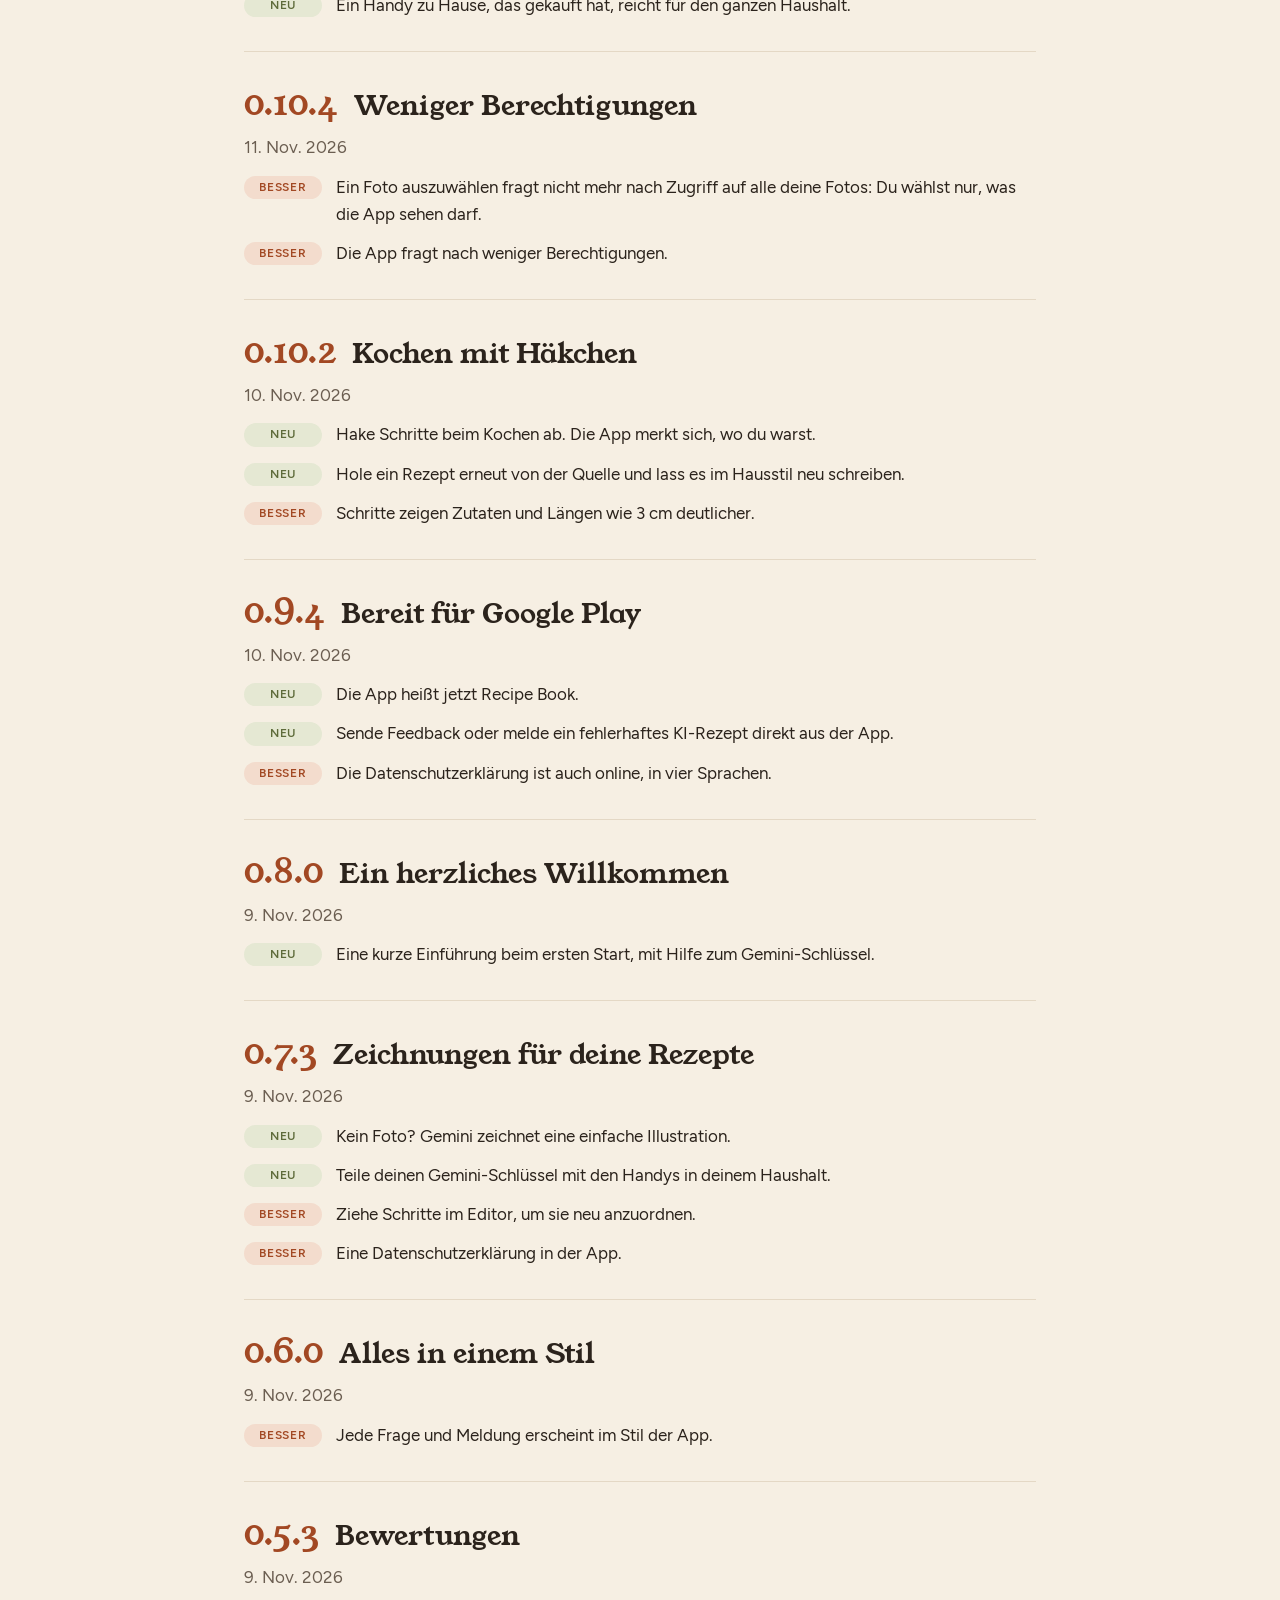
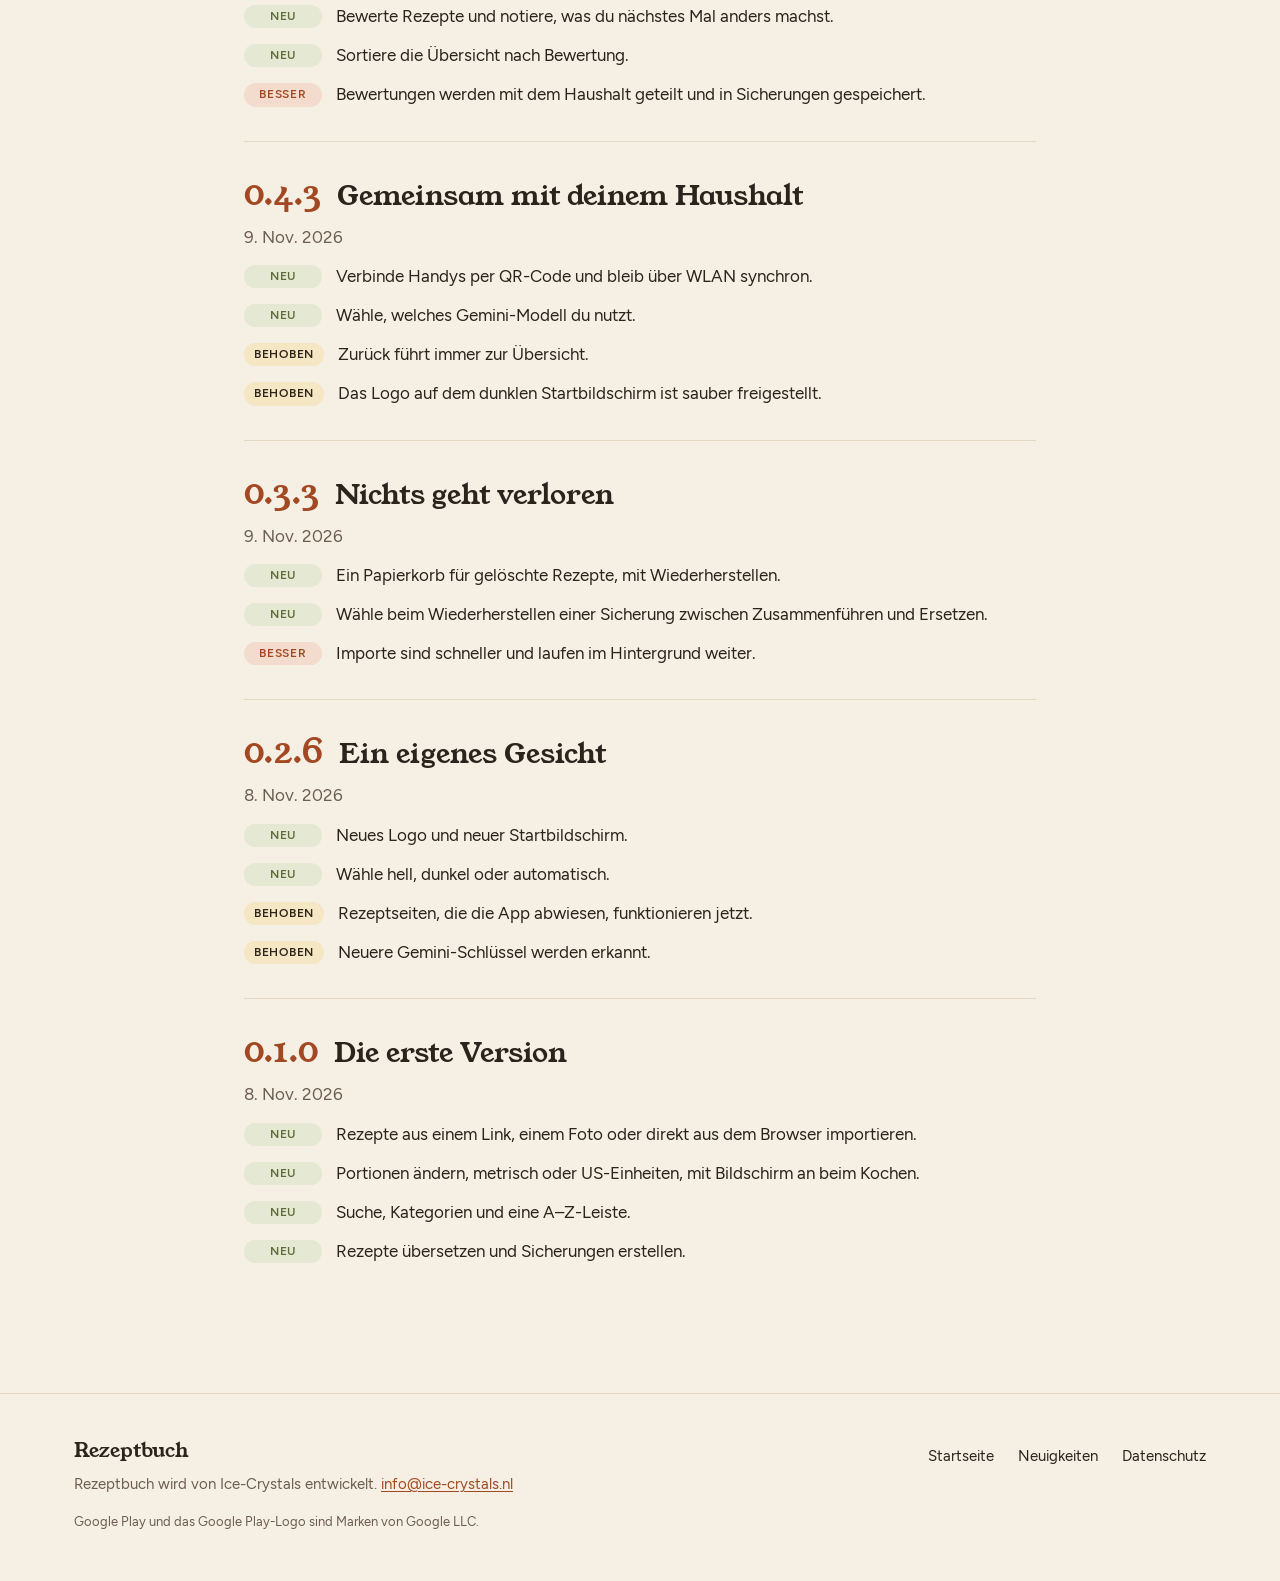
<file: de/changelog/index.html>
<!doctype html>
<html lang="de" data-page="changelog" data-root="../../">
<head>
<meta charset="utf-8">
<meta name="viewport" content="width=device-width, initial-scale=1">
<title>Neuigkeiten · Rezeptbuch</title>
<meta name="description" content="Alle Versionen von Rezeptbuch, die neueste zuerst.">
<link rel="canonical" href="https://recipe-book.ice-crystals.nl/de/changelog/">
<link rel="alternate" hreflang="nl" href="https://recipe-book.ice-crystals.nl/nl/changelog/">
<link rel="alternate" hreflang="en" href="https://recipe-book.ice-crystals.nl/changelog/">
<link rel="alternate" hreflang="fr" href="https://recipe-book.ice-crystals.nl/fr/changelog/">
<link rel="alternate" hreflang="de" href="https://recipe-book.ice-crystals.nl/de/changelog/">
<link rel="alternate" hreflang="x-default" href="https://recipe-book.ice-crystals.nl/changelog/">
<meta property="og:type" content="website">
<meta property="og:site_name" content="Rezeptbuch">
<meta property="og:title" content="Neuigkeiten · Rezeptbuch">
<meta property="og:description" content="Alle Versionen von Rezeptbuch, die neueste zuerst.">
<meta property="og:url" content="https://recipe-book.ice-crystals.nl/de/changelog/">
<meta property="og:image" content="https://recipe-book.ice-crystals.nl/assets/feature-graphic-de.png">
<meta property="og:image:alt" content="Rezeptbuch">
<meta property="og:locale" content="de_DE">
<meta name="twitter:card" content="summary_large_image">
<meta name="theme-color" content="#f6efe3" media="(prefers-color-scheme: light)">
<meta name="theme-color" content="#1b1713" media="(prefers-color-scheme: dark)">
<meta name="color-scheme" content="light dark">
<link rel="icon" type="image/png" sizes="32x32" href="../../assets/favicon-32.png">
<link rel="apple-touch-icon" href="../../assets/apple-touch-icon.png">
<link rel="preload" href="../../assets/fonts/Figtree-Regular.woff2" as="font" type="font/woff2" crossorigin>
<link rel="preload" href="../../assets/fonts/YoungSerif-Regular.woff2" as="font" type="font/woff2" crossorigin>
<link rel="stylesheet" href="../../assets/site.css">
<script>try{var t=localStorage.getItem('rb-theme');if(t==='dark'||t==='light')document.documentElement.setAttribute('data-theme',t)}catch(e){}</script>
<script defer src="../../assets/site.js"></script>
</head>
<body>
<a class="skip" href="#main">Zum Inhalt</a>
<header class="site-header">
<div class="wrap header-row">
<a class="brand" href="../../de/"><img src="../../assets/logo-96.png" alt="" width="48" height="48"><span>Rezeptbuch</span></a>
<nav class="main-nav" aria-label="Hauptmenü">
<ul>
<li><a href="../../de/#features">Funktionen</a></li>
<li><a href="../../de/#how">So funktioniert’s</a></li>
<li><a href="../../de/changelog/" aria-current="page">Neuigkeiten</a></li>
<li><a href="../../de/privacy/">Datenschutz</a></li>
</ul>
</nav>
<div class="tools">
<nav class="langs" aria-label="Sprache"><ul><li><a href="../../nl/changelog/" lang="nl" hreflang="nl" data-lang="nl"><span aria-hidden="true">NL</span><span class="sr-only">Nederlands</span></a></li><li><a href="../../changelog/" lang="en" hreflang="en" data-lang="en"><span aria-hidden="true">EN</span><span class="sr-only">English</span></a></li><li><a href="../../fr/changelog/" lang="fr" hreflang="fr" data-lang="fr"><span aria-hidden="true">FR</span><span class="sr-only">Français</span></a></li><li><a href="../../de/changelog/" lang="de" hreflang="de" data-lang="de" aria-current="true"><span aria-hidden="true">DE</span><span class="sr-only">Deutsch</span></a></li></ul></nav>
<button type="button" class="round theme-toggle" aria-pressed="false" data-theme-toggle hidden><svg width="20" height="20" viewBox="0 0 24 24" fill="none" stroke="currentColor" stroke-width="1.8" stroke-linecap="round" stroke-linejoin="round" aria-hidden="true" focusable="false" class="icon-moon"><path d="M20 14.5A8 8 0 0 1 9.5 4a8 8 0 1 0 10.5 10.5z"/></svg><svg width="20" height="20" viewBox="0 0 24 24" fill="none" stroke="currentColor" stroke-width="1.8" stroke-linecap="round" stroke-linejoin="round" aria-hidden="true" focusable="false" class="icon-sun"><circle cx="12" cy="12" r="4"/><path d="M12 2v2M12 20v2M4.9 4.9l1.4 1.4M17.7 17.7l1.4 1.4M2 12h2M20 12h2M4.9 19.1l1.4-1.4M17.7 6.3l1.4-1.4"/></svg><span class="sr-only">Dunkles Design</span></button>
</div>
</div>
</header>
<main id="main" tabindex="-1">
<div class="wrap narrow page-head">
<p class="eyebrow">Änderungsprotokoll</p>
<h1 class="serif">Neuigkeiten</h1>
<p class="lead">Jede Version von Rezeptbuch, die neueste zuerst.</p>
<div class="filters" role="group" aria-label="Zeigen" data-filters data-one="{n} Änderung" data-other="{n} Änderungen" hidden>
<button type="button" class="pill" data-filter="all" aria-pressed="true">Alle</button>
<button type="button" class="pill" data-filter="new" aria-pressed="false">Neu</button>
<button type="button" class="pill" data-filter="better" aria-pressed="false">Besser</button>
<button type="button" class="pill" data-filter="fixed" aria-pressed="false">Behoben</button>
</div>
<p class="sr-only" role="status" data-filter-status></p>
</div>
<div class="wrap narrow releases">
<article id="v0.12.3" class="release" aria-labelledby="h-v0.12.3">
<h2 id="h-v0.12.3"><span class="version serif">0.12.3</span> <span class="release-title">Texte und Dateien</span></h2>
<p class="release-date muted"><time datetime="2026-11-24">24. Nov. 2026</time> <span class="latest">Neueste</span></p>
<ul class="changes">
<li data-kind="new"><span class="tag tag-new">Neu</span><span class="sr-only">: </span><span>Füge den Text eines Rezepts aus einer Mail, einem Chat oder einer Notiz ein oder teile ihn mit der App: Rezeptbuch holt das Rezept heraus.</span></li>
<li data-kind="new"><span class="tag tag-new">Neu</span><span class="sr-only">: </span><span>Importiere ein Rezept aus einem PDF, einer Word- oder Textdatei oder einer gespeicherten Mail, vom Handy oder aus einer anderen App geteilt.</span></li>
<li data-kind="better"><span class="tag tag-better">Besser</span><span class="sr-only">: </span><span>Die Datenschutzerklärung wurde aktualisiert: Auch eingefügter Text und Dateien, die du importierst, gehen an Google Gemini.</span></li>
</ul>
</article>
<article id="v0.11.6" class="release" aria-labelledby="h-v0.11.6">
<h2 id="h-v0.11.6"><span class="version serif">0.11.6</span> <span class="release-title">Fotos teilen</span></h2>
<p class="release-date muted"><time datetime="2026-11-12">12. Nov. 2026</time></p>
<ul class="changes">
<li data-kind="new"><span class="tag tag-new">Neu</span><span class="sr-only">: </span><span>Teile Fotos eines Rezepts aus deiner Galerie mit der App: Rezeptbuch liest sie als ein Rezept.</span></li>
<li data-kind="better"><span class="tag tag-better">Besser</span><span class="sr-only">: </span><span>Die App heißt jetzt in deiner Sprache: Rezeptbuch, Recipe Book, Receptenboek oder Livre de recettes.</span></li>
<li data-kind="better"><span class="tag tag-better">Besser</span><span class="sr-only">: </span><span>Du verbindest ein neues Handy mit deinem Haushalt? Aktualisiere zuerst alle Handys zu Hause auf diese Version.</span></li>
<li data-kind="fixed"><span class="tag tag-fixed">Behoben</span><span class="sr-only">: </span><span>Etwas mit der App zu teilen, verwirft kein noch nicht gespeichertes Rezept mehr: Die App fragt vorher.</span></li>
</ul>
</article>
<article id="v0.11.3" class="release" aria-labelledby="h-v0.11.3">
<h2 id="h-v0.11.3"><span class="version serif">0.11.3</span> <span class="release-title">Datenschutz und Backups</span></h2>
<p class="release-date muted"><time datetime="2026-11-11">11. Nov. 2026</time></p>
<ul class="changes">
<li data-kind="better"><span class="tag tag-better">Besser</span><span class="sr-only">: </span><span>Die Datenschutzerklärung wurde aktualisiert: Recipe Book wird von Ice-Crystals entwickelt. An dem, was mit deinen Daten passiert, ändert sich nichts.</span></li>
<li data-kind="fixed"><span class="tag tag-fixed">Behoben</span><span class="sr-only">: </span><span>Beim Wiederherstellen eines Backups gelten jetzt die 10 kostenlosen Rezepte. Mit der Vollversion stellst du wie immer alles wieder her.</span></li>
</ul>
</article>
<article id="v0.11.0" class="release" aria-labelledby="h-v0.11.0">
<h2 id="h-v0.11.0"><span class="version serif">0.11.0</span> <span class="release-title">Kostenlos starten</span></h2>
<p class="release-date muted"><time datetime="2026-11-11">11. Nov. 2026</time></p>
<ul class="changes">
<li data-kind="new"><span class="tag tag-new">Neu</span><span class="sr-only">: </span><span>Recipe Book ist kostenlos für 10 eigene Rezepte. Mit einem Kauf für 0,99 € speicherst du unbegrenzt Rezepte und teilst mit deinem Haushalt.</span></li>
<li data-kind="new"><span class="tag tag-new">Neu</span><span class="sr-only">: </span><span>Ein Handy zu Hause, das gekauft hat, reicht für den ganzen Haushalt.</span></li>
</ul>
</article>
<article id="v0.10.4" class="release" aria-labelledby="h-v0.10.4">
<h2 id="h-v0.10.4"><span class="version serif">0.10.4</span> <span class="release-title">Weniger Berechtigungen</span></h2>
<p class="release-date muted"><time datetime="2026-11-11">11. Nov. 2026</time></p>
<ul class="changes">
<li data-kind="better"><span class="tag tag-better">Besser</span><span class="sr-only">: </span><span>Ein Foto auszuwählen fragt nicht mehr nach Zugriff auf alle deine Fotos: Du wählst nur, was die App sehen darf.</span></li>
<li data-kind="better"><span class="tag tag-better">Besser</span><span class="sr-only">: </span><span>Die App fragt nach weniger Berechtigungen.</span></li>
</ul>
</article>
<article id="v0.10.2" class="release" aria-labelledby="h-v0.10.2">
<h2 id="h-v0.10.2"><span class="version serif">0.10.2</span> <span class="release-title">Kochen mit Häkchen</span></h2>
<p class="release-date muted"><time datetime="2026-11-10">10. Nov. 2026</time></p>
<ul class="changes">
<li data-kind="new"><span class="tag tag-new">Neu</span><span class="sr-only">: </span><span>Hake Schritte beim Kochen ab. Die App merkt sich, wo du warst.</span></li>
<li data-kind="new"><span class="tag tag-new">Neu</span><span class="sr-only">: </span><span>Hole ein Rezept erneut von der Quelle und lass es im Hausstil neu schreiben.</span></li>
<li data-kind="better"><span class="tag tag-better">Besser</span><span class="sr-only">: </span><span>Schritte zeigen Zutaten und Längen wie 3 cm deutlicher.</span></li>
</ul>
</article>
<article id="v0.9.4" class="release" aria-labelledby="h-v0.9.4">
<h2 id="h-v0.9.4"><span class="version serif">0.9.4</span> <span class="release-title">Bereit für Google Play</span></h2>
<p class="release-date muted"><time datetime="2026-11-10">10. Nov. 2026</time></p>
<ul class="changes">
<li data-kind="new"><span class="tag tag-new">Neu</span><span class="sr-only">: </span><span>Die App heißt jetzt Recipe Book.</span></li>
<li data-kind="new"><span class="tag tag-new">Neu</span><span class="sr-only">: </span><span>Sende Feedback oder melde ein fehlerhaftes KI-Rezept direkt aus der App.</span></li>
<li data-kind="better"><span class="tag tag-better">Besser</span><span class="sr-only">: </span><span>Die Datenschutzerklärung ist auch online, in vier Sprachen.</span></li>
</ul>
</article>
<article id="v0.8.0" class="release" aria-labelledby="h-v0.8.0">
<h2 id="h-v0.8.0"><span class="version serif">0.8.0</span> <span class="release-title">Ein herzliches Willkommen</span></h2>
<p class="release-date muted"><time datetime="2026-11-09">9. Nov. 2026</time></p>
<ul class="changes">
<li data-kind="new"><span class="tag tag-new">Neu</span><span class="sr-only">: </span><span>Eine kurze Einführung beim ersten Start, mit Hilfe zum Gemini-Schlüssel.</span></li>
</ul>
</article>
<article id="v0.7.3" class="release" aria-labelledby="h-v0.7.3">
<h2 id="h-v0.7.3"><span class="version serif">0.7.3</span> <span class="release-title">Zeichnungen für deine Rezepte</span></h2>
<p class="release-date muted"><time datetime="2026-11-09">9. Nov. 2026</time></p>
<ul class="changes">
<li data-kind="new"><span class="tag tag-new">Neu</span><span class="sr-only">: </span><span>Kein Foto? Gemini zeichnet eine einfache Illustration.</span></li>
<li data-kind="new"><span class="tag tag-new">Neu</span><span class="sr-only">: </span><span>Teile deinen Gemini-Schlüssel mit den Handys in deinem Haushalt.</span></li>
<li data-kind="better"><span class="tag tag-better">Besser</span><span class="sr-only">: </span><span>Ziehe Schritte im Editor, um sie neu anzuordnen.</span></li>
<li data-kind="better"><span class="tag tag-better">Besser</span><span class="sr-only">: </span><span>Eine Datenschutzerklärung in der App.</span></li>
</ul>
</article>
<article id="v0.6.0" class="release" aria-labelledby="h-v0.6.0">
<h2 id="h-v0.6.0"><span class="version serif">0.6.0</span> <span class="release-title">Alles in einem Stil</span></h2>
<p class="release-date muted"><time datetime="2026-11-09">9. Nov. 2026</time></p>
<ul class="changes">
<li data-kind="better"><span class="tag tag-better">Besser</span><span class="sr-only">: </span><span>Jede Frage und Meldung erscheint im Stil der App.</span></li>
</ul>
</article>
<article id="v0.5.3" class="release" aria-labelledby="h-v0.5.3">
<h2 id="h-v0.5.3"><span class="version serif">0.5.3</span> <span class="release-title">Bewertungen</span></h2>
<p class="release-date muted"><time datetime="2026-11-09">9. Nov. 2026</time></p>
<ul class="changes">
<li data-kind="new"><span class="tag tag-new">Neu</span><span class="sr-only">: </span><span>Bewerte Rezepte und notiere, was du nächstes Mal anders machst.</span></li>
<li data-kind="new"><span class="tag tag-new">Neu</span><span class="sr-only">: </span><span>Sortiere die Übersicht nach Bewertung.</span></li>
<li data-kind="better"><span class="tag tag-better">Besser</span><span class="sr-only">: </span><span>Bewertungen werden mit dem Haushalt geteilt und in Sicherungen gespeichert.</span></li>
</ul>
</article>
<article id="v0.4.3" class="release" aria-labelledby="h-v0.4.3">
<h2 id="h-v0.4.3"><span class="version serif">0.4.3</span> <span class="release-title">Gemeinsam mit deinem Haushalt</span></h2>
<p class="release-date muted"><time datetime="2026-11-09">9. Nov. 2026</time></p>
<ul class="changes">
<li data-kind="new"><span class="tag tag-new">Neu</span><span class="sr-only">: </span><span>Verbinde Handys per QR-Code und bleib über WLAN synchron.</span></li>
<li data-kind="new"><span class="tag tag-new">Neu</span><span class="sr-only">: </span><span>Wähle, welches Gemini-Modell du nutzt.</span></li>
<li data-kind="fixed"><span class="tag tag-fixed">Behoben</span><span class="sr-only">: </span><span>Zurück führt immer zur Übersicht.</span></li>
<li data-kind="fixed"><span class="tag tag-fixed">Behoben</span><span class="sr-only">: </span><span>Das Logo auf dem dunklen Startbildschirm ist sauber freigestellt.</span></li>
</ul>
</article>
<article id="v0.3.3" class="release" aria-labelledby="h-v0.3.3">
<h2 id="h-v0.3.3"><span class="version serif">0.3.3</span> <span class="release-title">Nichts geht verloren</span></h2>
<p class="release-date muted"><time datetime="2026-11-09">9. Nov. 2026</time></p>
<ul class="changes">
<li data-kind="new"><span class="tag tag-new">Neu</span><span class="sr-only">: </span><span>Ein Papierkorb für gelöschte Rezepte, mit Wiederherstellen.</span></li>
<li data-kind="new"><span class="tag tag-new">Neu</span><span class="sr-only">: </span><span>Wähle beim Wiederherstellen einer Sicherung zwischen Zusammenführen und Ersetzen.</span></li>
<li data-kind="better"><span class="tag tag-better">Besser</span><span class="sr-only">: </span><span>Importe sind schneller und laufen im Hintergrund weiter.</span></li>
</ul>
</article>
<article id="v0.2.6" class="release" aria-labelledby="h-v0.2.6">
<h2 id="h-v0.2.6"><span class="version serif">0.2.6</span> <span class="release-title">Ein eigenes Gesicht</span></h2>
<p class="release-date muted"><time datetime="2026-11-08">8. Nov. 2026</time></p>
<ul class="changes">
<li data-kind="new"><span class="tag tag-new">Neu</span><span class="sr-only">: </span><span>Neues Logo und neuer Startbildschirm.</span></li>
<li data-kind="new"><span class="tag tag-new">Neu</span><span class="sr-only">: </span><span>Wähle hell, dunkel oder automatisch.</span></li>
<li data-kind="fixed"><span class="tag tag-fixed">Behoben</span><span class="sr-only">: </span><span>Rezeptseiten, die die App abwiesen, funktionieren jetzt.</span></li>
<li data-kind="fixed"><span class="tag tag-fixed">Behoben</span><span class="sr-only">: </span><span>Neuere Gemini-Schlüssel werden erkannt.</span></li>
</ul>
</article>
<article id="v0.1.0" class="release" aria-labelledby="h-v0.1.0">
<h2 id="h-v0.1.0"><span class="version serif">0.1.0</span> <span class="release-title">Die erste Version</span></h2>
<p class="release-date muted"><time datetime="2026-11-08">8. Nov. 2026</time></p>
<ul class="changes">
<li data-kind="new"><span class="tag tag-new">Neu</span><span class="sr-only">: </span><span>Rezepte aus einem Link, einem Foto oder direkt aus dem Browser importieren.</span></li>
<li data-kind="new"><span class="tag tag-new">Neu</span><span class="sr-only">: </span><span>Portionen ändern, metrisch oder US-Einheiten, mit Bildschirm an beim Kochen.</span></li>
<li data-kind="new"><span class="tag tag-new">Neu</span><span class="sr-only">: </span><span>Suche, Kategorien und eine A–Z-Leiste.</span></li>
<li data-kind="new"><span class="tag tag-new">Neu</span><span class="sr-only">: </span><span>Rezepte übersetzen und Sicherungen erstellen.</span></li>
</ul>
</article>
</div>
</main>
<footer class="site-footer">
<div class="wrap footer-row">
<div class="footer-brand">
<p class="serif footer-name">Rezeptbuch</p>
<p>Rezeptbuch wird von Ice-Crystals entwickelt. <a href="mailto:info@ice-crystals.nl">info@ice-crystals.nl</a></p>
</div>
<nav aria-label="Fußzeile"><ul class="footer-links">
<li><a href="../../de/">Startseite</a></li>
<li><a href="../../de/changelog/">Neuigkeiten</a></li>
<li><a href="../../de/privacy/">Datenschutz</a></li>
</ul></nav>
<p class="trademark">Google Play und das Google Play-Logo sind Marken von Google LLC.</p>
</div>
</footer>
</body>
</html>
</file>
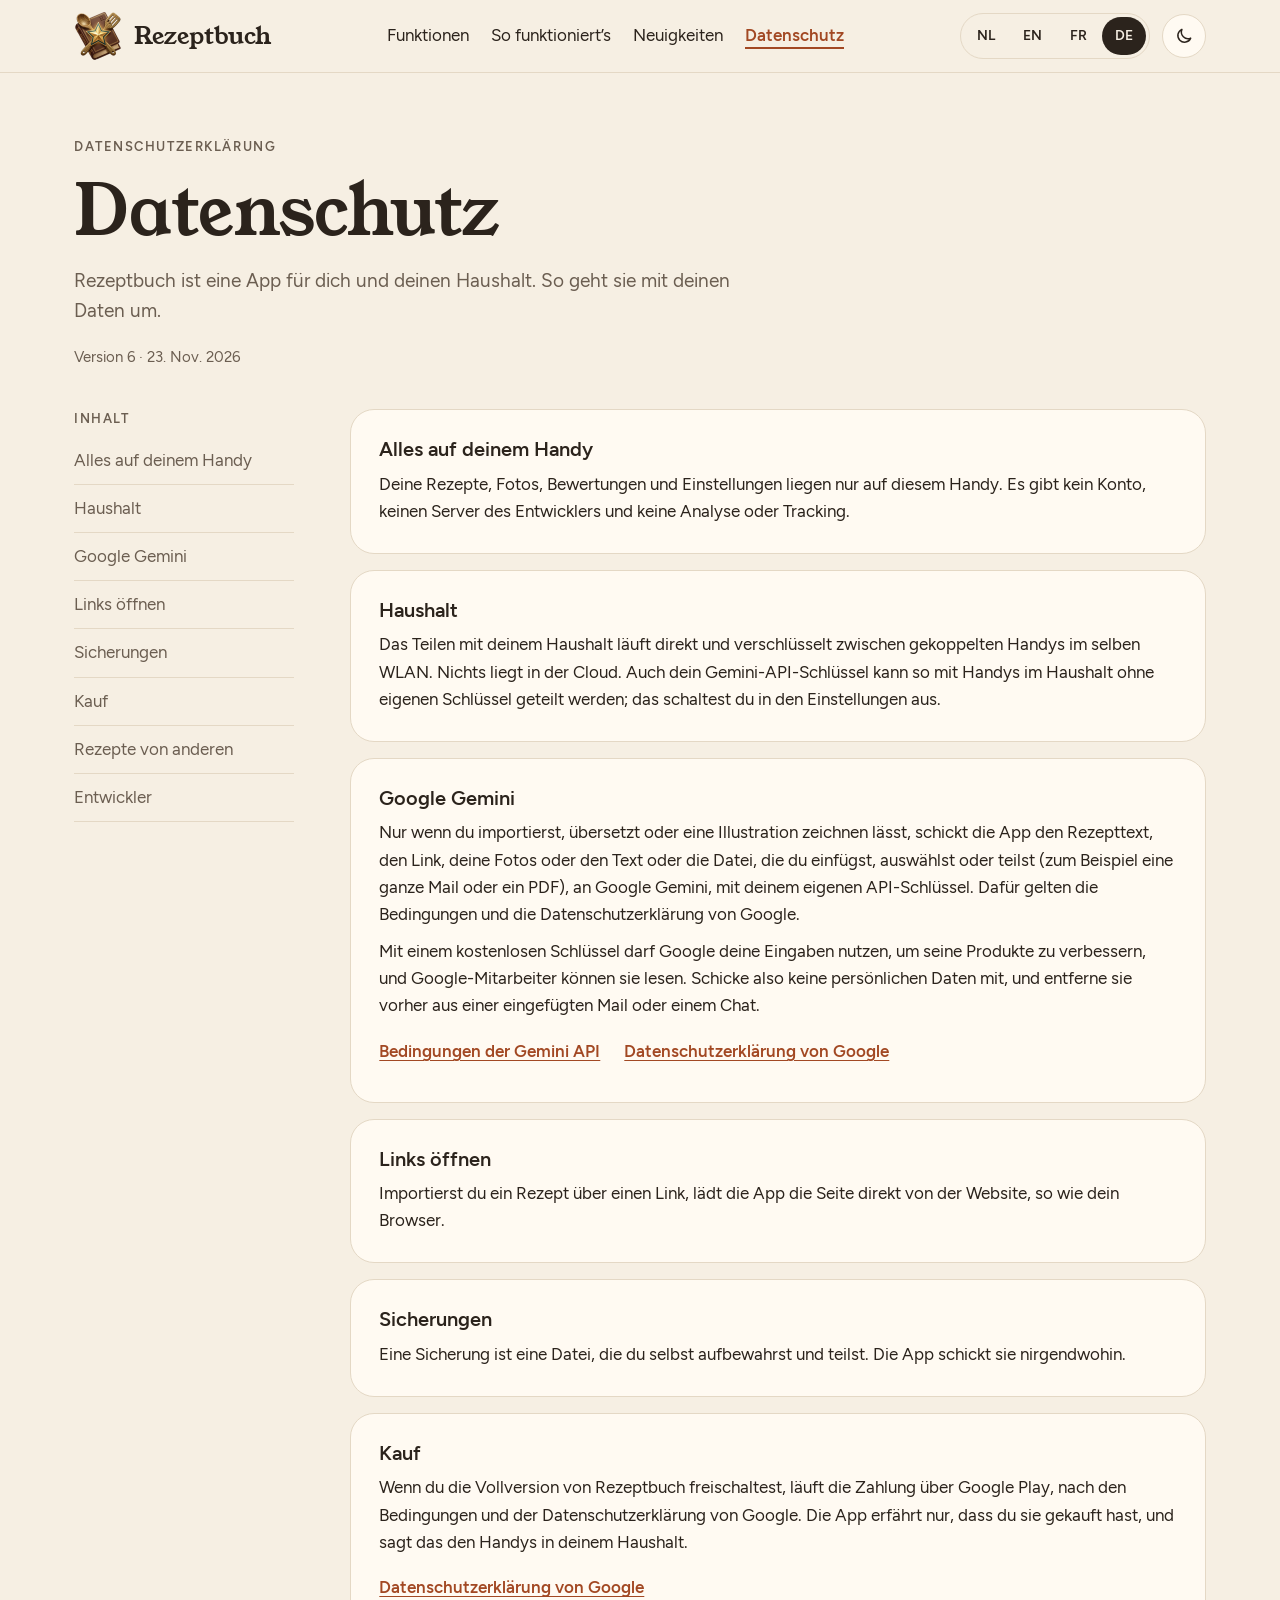
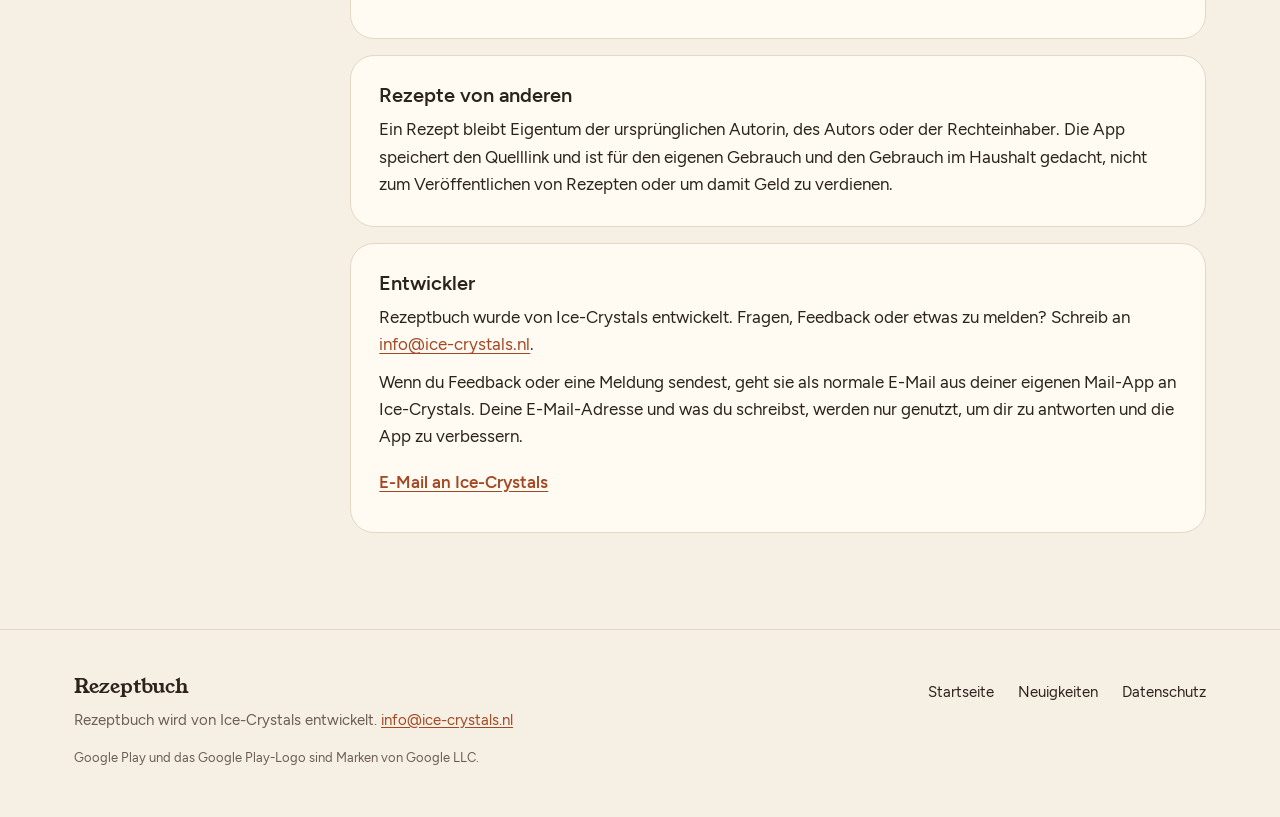
<file: de/privacy/index.html>
<!doctype html>
<html lang="de" data-page="privacy" data-root="../../">
<head>
<meta charset="utf-8">
<meta name="viewport" content="width=device-width, initial-scale=1">
<title>Datenschutz · Rezeptbuch</title>
<meta name="description" content="So geht Rezeptbuch mit deinen Daten um.">
<link rel="canonical" href="https://recipe-book.ice-crystals.nl/de/privacy/">
<link rel="alternate" hreflang="nl" href="https://recipe-book.ice-crystals.nl/nl/privacy/">
<link rel="alternate" hreflang="en" href="https://recipe-book.ice-crystals.nl/privacy/">
<link rel="alternate" hreflang="fr" href="https://recipe-book.ice-crystals.nl/fr/privacy/">
<link rel="alternate" hreflang="de" href="https://recipe-book.ice-crystals.nl/de/privacy/">
<link rel="alternate" hreflang="x-default" href="https://recipe-book.ice-crystals.nl/privacy/">
<meta property="og:type" content="website">
<meta property="og:site_name" content="Rezeptbuch">
<meta property="og:title" content="Datenschutz · Rezeptbuch">
<meta property="og:description" content="So geht Rezeptbuch mit deinen Daten um.">
<meta property="og:url" content="https://recipe-book.ice-crystals.nl/de/privacy/">
<meta property="og:image" content="https://recipe-book.ice-crystals.nl/assets/feature-graphic-de.png">
<meta property="og:image:alt" content="Rezeptbuch">
<meta property="og:locale" content="de_DE">
<meta name="twitter:card" content="summary_large_image">
<meta name="theme-color" content="#f6efe3" media="(prefers-color-scheme: light)">
<meta name="theme-color" content="#1b1713" media="(prefers-color-scheme: dark)">
<meta name="color-scheme" content="light dark">
<link rel="icon" type="image/png" sizes="32x32" href="../../assets/favicon-32.png">
<link rel="apple-touch-icon" href="../../assets/apple-touch-icon.png">
<link rel="preload" href="../../assets/fonts/Figtree-Regular.woff2" as="font" type="font/woff2" crossorigin>
<link rel="preload" href="../../assets/fonts/YoungSerif-Regular.woff2" as="font" type="font/woff2" crossorigin>
<link rel="stylesheet" href="../../assets/site.css">
<script>try{var t=localStorage.getItem('rb-theme');if(t==='dark'||t==='light')document.documentElement.setAttribute('data-theme',t)}catch(e){}</script>
<script defer src="../../assets/site.js"></script>
</head>
<body>
<a class="skip" href="#main">Zum Inhalt</a>
<header class="site-header">
<div class="wrap header-row">
<a class="brand" href="../../de/"><img src="../../assets/logo-96.png" alt="" width="48" height="48"><span>Rezeptbuch</span></a>
<nav class="main-nav" aria-label="Hauptmenü">
<ul>
<li><a href="../../de/#features">Funktionen</a></li>
<li><a href="../../de/#how">So funktioniert’s</a></li>
<li><a href="../../de/changelog/">Neuigkeiten</a></li>
<li><a href="../../de/privacy/" aria-current="page">Datenschutz</a></li>
</ul>
</nav>
<div class="tools">
<nav class="langs" aria-label="Sprache"><ul><li><a href="../../nl/privacy/" lang="nl" hreflang="nl" data-lang="nl"><span aria-hidden="true">NL</span><span class="sr-only">Nederlands</span></a></li><li><a href="../../privacy/" lang="en" hreflang="en" data-lang="en"><span aria-hidden="true">EN</span><span class="sr-only">English</span></a></li><li><a href="../../fr/privacy/" lang="fr" hreflang="fr" data-lang="fr"><span aria-hidden="true">FR</span><span class="sr-only">Français</span></a></li><li><a href="../../de/privacy/" lang="de" hreflang="de" data-lang="de" aria-current="true"><span aria-hidden="true">DE</span><span class="sr-only">Deutsch</span></a></li></ul></nav>
<button type="button" class="round theme-toggle" aria-pressed="false" data-theme-toggle hidden><svg width="20" height="20" viewBox="0 0 24 24" fill="none" stroke="currentColor" stroke-width="1.8" stroke-linecap="round" stroke-linejoin="round" aria-hidden="true" focusable="false" class="icon-moon"><path d="M20 14.5A8 8 0 0 1 9.5 4a8 8 0 1 0 10.5 10.5z"/></svg><svg width="20" height="20" viewBox="0 0 24 24" fill="none" stroke="currentColor" stroke-width="1.8" stroke-linecap="round" stroke-linejoin="round" aria-hidden="true" focusable="false" class="icon-sun"><circle cx="12" cy="12" r="4"/><path d="M12 2v2M12 20v2M4.9 4.9l1.4 1.4M17.7 17.7l1.4 1.4M2 12h2M20 12h2M4.9 19.1l1.4-1.4M17.7 6.3l1.4-1.4"/></svg><span class="sr-only">Dunkles Design</span></button>
</div>
</div>
</header>
<main id="main" tabindex="-1">
<div class="wrap page-head">
<p class="eyebrow">Datenschutzerklärung</p>
<h1 class="serif">Datenschutz</h1>
<p class="lead">Rezeptbuch ist eine App für dich und deinen Haushalt. So geht sie mit deinen Daten um.</p>
<p class="muted small">Version 6 · 23. Nov. 2026</p>
</div>
<div class="wrap privacy">
<nav class="toc" aria-labelledby="toc-title">
<h2 id="toc-title" class="eyebrow">Inhalt</h2>
<ol>
<li><a href="#local">Alles auf deinem Handy</a></li>
<li><a href="#household">Haushalt</a></li>
<li><a href="#gemini">Google Gemini</a></li>
<li><a href="#web">Links öffnen</a></li>
<li><a href="#backup">Sicherungen</a></li>
<li><a href="#purchase">Kauf</a></li>
<li><a href="#rights">Rezepte von anderen</a></li>
<li><a href="#maker">Entwickler</a></li>
</ol>
</nav>
<div class="privacy-sections">
<section id="local" class="card privacy-section" aria-labelledby="h-local">
<h2 id="h-local">Alles auf deinem Handy</h2>
<p>Deine Rezepte, Fotos, Bewertungen und Einstellungen liegen nur auf diesem Handy. Es gibt kein Konto, keinen Server des Entwicklers und keine Analyse oder Tracking.</p>
</section>
<section id="household" class="card privacy-section" aria-labelledby="h-household">
<h2 id="h-household">Haushalt</h2>
<p>Das Teilen mit deinem Haushalt läuft direkt und verschlüsselt zwischen gekoppelten Handys im selben WLAN. Nichts liegt in der Cloud. Auch dein Gemini-API-Schlüssel kann so mit Handys im Haushalt ohne eigenen Schlüssel geteilt werden; das schaltest du in den Einstellungen aus.</p>
</section>
<section id="gemini" class="card privacy-section" aria-labelledby="h-gemini">
<h2 id="h-gemini">Google Gemini</h2>
<p>Nur wenn du importierst, übersetzt oder eine Illustration zeichnen lässt, schickt die App den Rezepttext, den Link, deine Fotos oder den Text oder die Datei, die du einfügst, auswählst oder teilst (zum Beispiel eine ganze Mail oder ein PDF), an Google Gemini, mit deinem eigenen API-Schlüssel. Dafür gelten die Bedingungen und die Datenschutzerklärung von Google.</p>
<p>Mit einem kostenlosen Schlüssel darf Google deine Eingaben nutzen, um seine Produkte zu verbessern, und Google-Mitarbeiter können sie lesen. Schicke also keine persönlichen Daten mit, und entferne sie vorher aus einer eingefügten Mail oder einem Chat.</p>
<ul class="privacy-links"><li><a href="https://ai.google.dev/gemini-api/terms">Bedingungen der Gemini API</a></li><li><a href="https://policies.google.com/privacy">Datenschutzerklärung von Google</a></li></ul>
</section>
<section id="web" class="card privacy-section" aria-labelledby="h-web">
<h2 id="h-web">Links öffnen</h2>
<p>Importierst du ein Rezept über einen Link, lädt die App die Seite direkt von der Website, so wie dein Browser.</p>
</section>
<section id="backup" class="card privacy-section" aria-labelledby="h-backup">
<h2 id="h-backup">Sicherungen</h2>
<p>Eine Sicherung ist eine Datei, die du selbst aufbewahrst und teilst. Die App schickt sie nirgendwohin.</p>
</section>
<section id="purchase" class="card privacy-section" aria-labelledby="h-purchase">
<h2 id="h-purchase">Kauf</h2>
<p>Wenn du die Vollversion von Rezeptbuch freischaltest, läuft die Zahlung über Google Play, nach den Bedingungen und der Datenschutzerklärung von Google. Die App erfährt nur, dass du sie gekauft hast, und sagt das den Handys in deinem Haushalt.</p>
<ul class="privacy-links"><li><a href="https://policies.google.com/privacy">Datenschutzerklärung von Google</a></li></ul>
</section>
<section id="rights" class="card privacy-section" aria-labelledby="h-rights">
<h2 id="h-rights">Rezepte von anderen</h2>
<p>Ein Rezept bleibt Eigentum der ursprünglichen Autorin, des Autors oder der Rechteinhaber. Die App speichert den Quelllink und ist für den eigenen Gebrauch und den Gebrauch im Haushalt gedacht, nicht zum Veröffentlichen von Rezepten oder um damit Geld zu verdienen.</p>
</section>
<section id="maker" class="card privacy-section" aria-labelledby="h-maker">
<h2 id="h-maker">Entwickler</h2>
<p>Rezeptbuch wurde von Ice-Crystals entwickelt. Fragen, Feedback oder etwas zu melden? Schreib an <a href="mailto:info@ice-crystals.nl">info@ice-crystals.nl</a>.</p>
<p>Wenn du Feedback oder eine Meldung sendest, geht sie als normale E-Mail aus deiner eigenen Mail-App an Ice-Crystals. Deine E-Mail-Adresse und was du schreibst, werden nur genutzt, um dir zu antworten und die App zu verbessern.</p>
<ul class="privacy-links"><li><a href="mailto:info@ice-crystals.nl?subject=Recipe%20Book&amp;body=">E-Mail an Ice-Crystals</a></li></ul>
</section>
</div>
</div>
</main>
<footer class="site-footer">
<div class="wrap footer-row">
<div class="footer-brand">
<p class="serif footer-name">Rezeptbuch</p>
<p>Rezeptbuch wird von Ice-Crystals entwickelt. <a href="mailto:info@ice-crystals.nl">info@ice-crystals.nl</a></p>
</div>
<nav aria-label="Fußzeile"><ul class="footer-links">
<li><a href="../../de/">Startseite</a></li>
<li><a href="../../de/changelog/">Neuigkeiten</a></li>
<li><a href="../../de/privacy/">Datenschutz</a></li>
</ul></nav>
<p class="trademark">Google Play und das Google Play-Logo sind Marken von Google LLC.</p>
</div>
</footer>
</body>
</html>
</file>
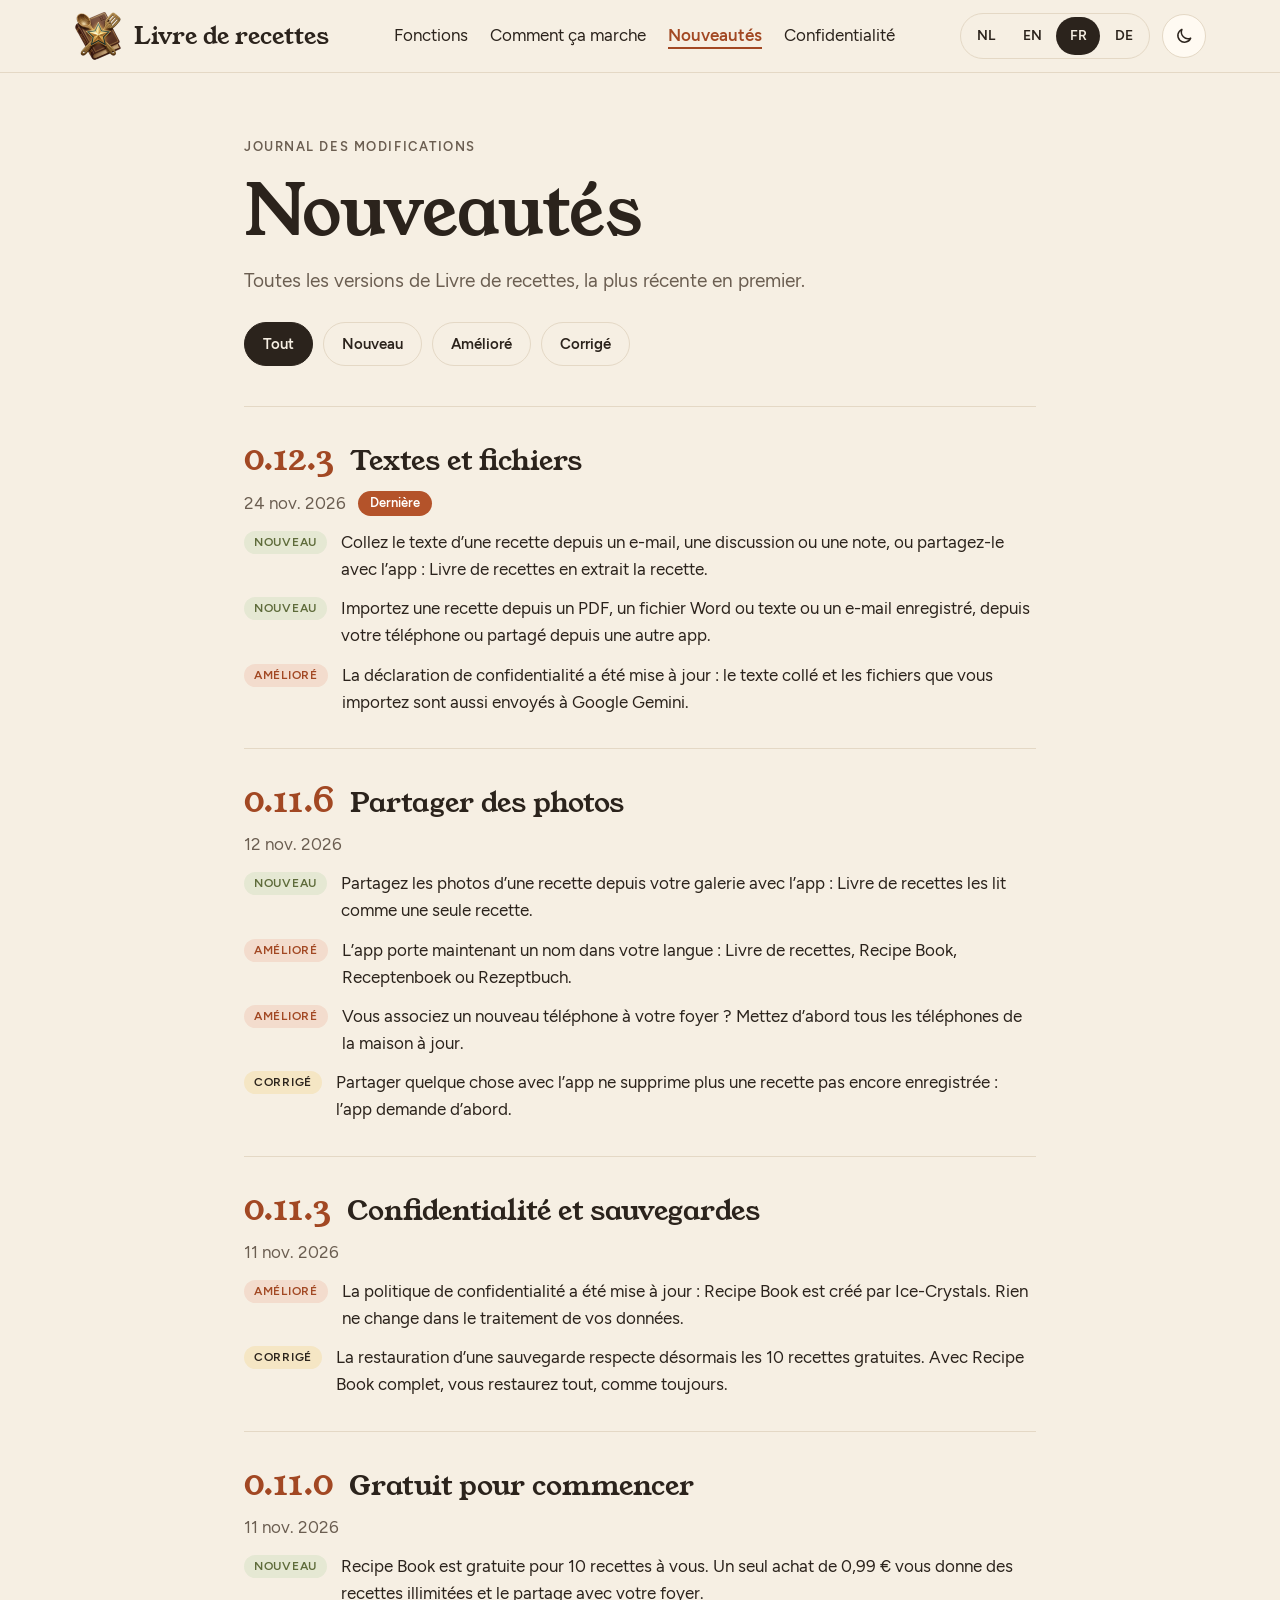
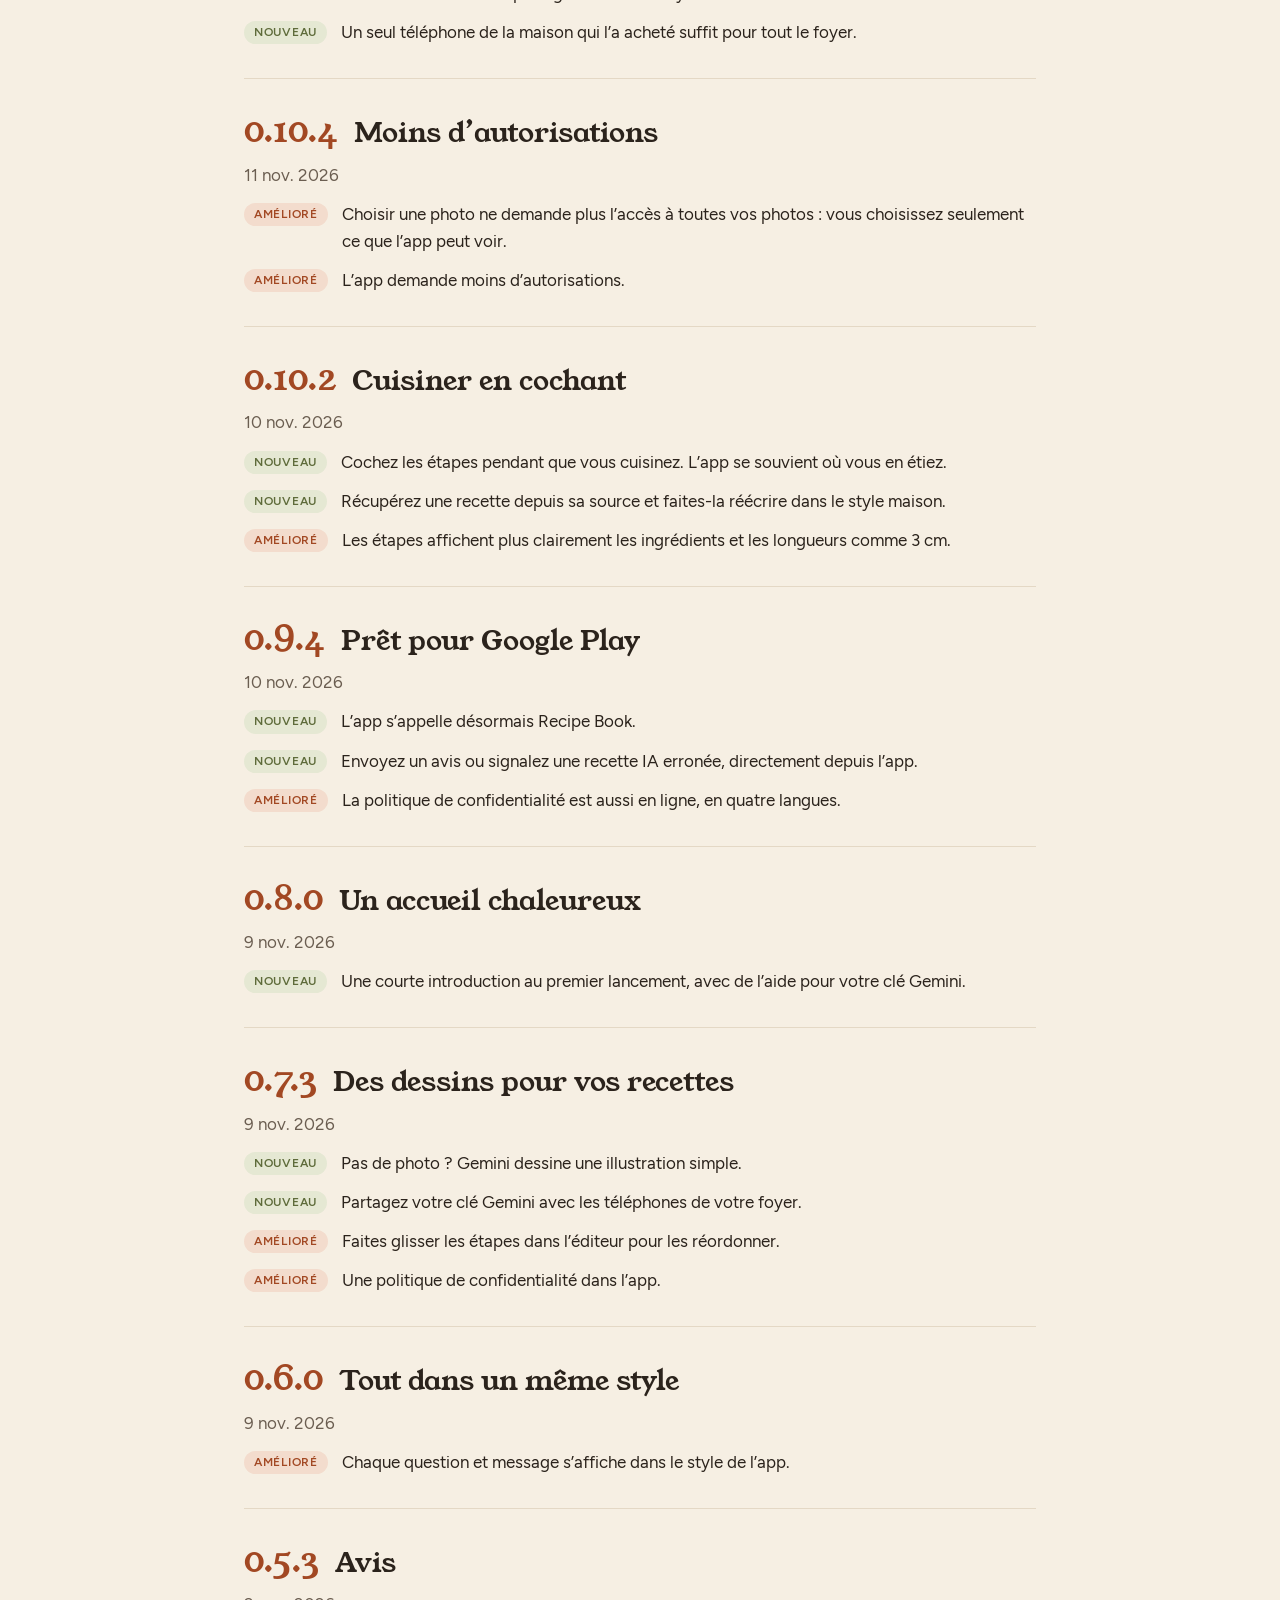
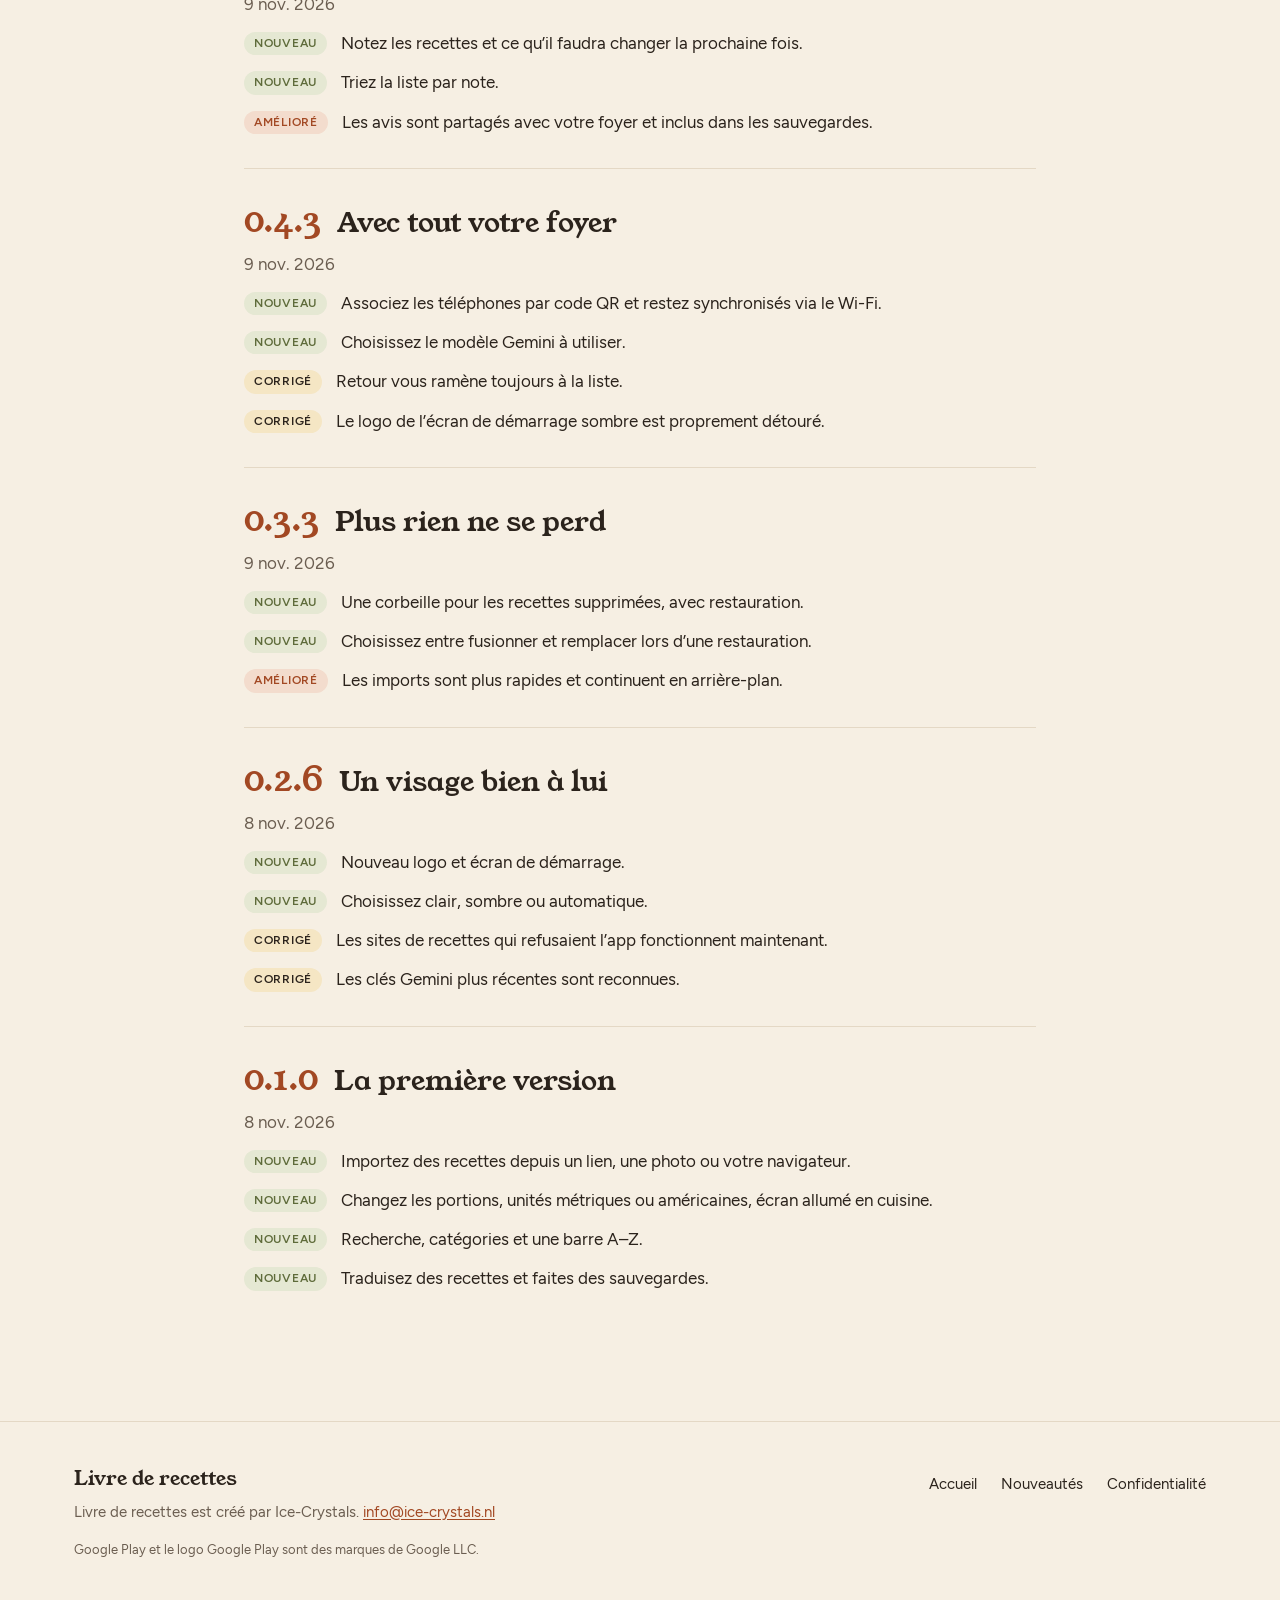
<file: fr/changelog/index.html>
<!doctype html>
<html lang="fr" data-page="changelog" data-root="../../">
<head>
<meta charset="utf-8">
<meta name="viewport" content="width=device-width, initial-scale=1">
<title>Nouveautés · Livre de recettes</title>
<meta name="description" content="Toutes les versions de Livre de recettes, la plus récente en premier.">
<link rel="canonical" href="https://recipe-book.ice-crystals.nl/fr/changelog/">
<link rel="alternate" hreflang="nl" href="https://recipe-book.ice-crystals.nl/nl/changelog/">
<link rel="alternate" hreflang="en" href="https://recipe-book.ice-crystals.nl/changelog/">
<link rel="alternate" hreflang="fr" href="https://recipe-book.ice-crystals.nl/fr/changelog/">
<link rel="alternate" hreflang="de" href="https://recipe-book.ice-crystals.nl/de/changelog/">
<link rel="alternate" hreflang="x-default" href="https://recipe-book.ice-crystals.nl/changelog/">
<meta property="og:type" content="website">
<meta property="og:site_name" content="Livre de recettes">
<meta property="og:title" content="Nouveautés · Livre de recettes">
<meta property="og:description" content="Toutes les versions de Livre de recettes, la plus récente en premier.">
<meta property="og:url" content="https://recipe-book.ice-crystals.nl/fr/changelog/">
<meta property="og:image" content="https://recipe-book.ice-crystals.nl/assets/feature-graphic-fr.png">
<meta property="og:image:alt" content="Livre de recettes">
<meta property="og:locale" content="fr_FR">
<meta name="twitter:card" content="summary_large_image">
<meta name="theme-color" content="#f6efe3" media="(prefers-color-scheme: light)">
<meta name="theme-color" content="#1b1713" media="(prefers-color-scheme: dark)">
<meta name="color-scheme" content="light dark">
<link rel="icon" type="image/png" sizes="32x32" href="../../assets/favicon-32.png">
<link rel="apple-touch-icon" href="../../assets/apple-touch-icon.png">
<link rel="preload" href="../../assets/fonts/Figtree-Regular.woff2" as="font" type="font/woff2" crossorigin>
<link rel="preload" href="../../assets/fonts/YoungSerif-Regular.woff2" as="font" type="font/woff2" crossorigin>
<link rel="stylesheet" href="../../assets/site.css">
<script>try{var t=localStorage.getItem('rb-theme');if(t==='dark'||t==='light')document.documentElement.setAttribute('data-theme',t)}catch(e){}</script>
<script defer src="../../assets/site.js"></script>
</head>
<body>
<a class="skip" href="#main">Aller au contenu</a>
<header class="site-header">
<div class="wrap header-row">
<a class="brand" href="../../fr/"><img src="../../assets/logo-96.png" alt="" width="48" height="48"><span>Livre de recettes</span></a>
<nav class="main-nav" aria-label="Menu principal">
<ul>
<li><a href="../../fr/#features">Fonctions</a></li>
<li><a href="../../fr/#how">Comment ça marche</a></li>
<li><a href="../../fr/changelog/" aria-current="page">Nouveautés</a></li>
<li><a href="../../fr/privacy/">Confidentialité</a></li>
</ul>
</nav>
<div class="tools">
<nav class="langs" aria-label="Langue"><ul><li><a href="../../nl/changelog/" lang="nl" hreflang="nl" data-lang="nl"><span aria-hidden="true">NL</span><span class="sr-only">Nederlands</span></a></li><li><a href="../../changelog/" lang="en" hreflang="en" data-lang="en"><span aria-hidden="true">EN</span><span class="sr-only">English</span></a></li><li><a href="../../fr/changelog/" lang="fr" hreflang="fr" data-lang="fr" aria-current="true"><span aria-hidden="true">FR</span><span class="sr-only">Français</span></a></li><li><a href="../../de/changelog/" lang="de" hreflang="de" data-lang="de"><span aria-hidden="true">DE</span><span class="sr-only">Deutsch</span></a></li></ul></nav>
<button type="button" class="round theme-toggle" aria-pressed="false" data-theme-toggle hidden><svg width="20" height="20" viewBox="0 0 24 24" fill="none" stroke="currentColor" stroke-width="1.8" stroke-linecap="round" stroke-linejoin="round" aria-hidden="true" focusable="false" class="icon-moon"><path d="M20 14.5A8 8 0 0 1 9.5 4a8 8 0 1 0 10.5 10.5z"/></svg><svg width="20" height="20" viewBox="0 0 24 24" fill="none" stroke="currentColor" stroke-width="1.8" stroke-linecap="round" stroke-linejoin="round" aria-hidden="true" focusable="false" class="icon-sun"><circle cx="12" cy="12" r="4"/><path d="M12 2v2M12 20v2M4.9 4.9l1.4 1.4M17.7 17.7l1.4 1.4M2 12h2M20 12h2M4.9 19.1l1.4-1.4M17.7 6.3l1.4-1.4"/></svg><span class="sr-only">Thème sombre</span></button>
</div>
</div>
</header>
<main id="main" tabindex="-1">
<div class="wrap narrow page-head">
<p class="eyebrow">Journal des modifications</p>
<h1 class="serif">Nouveautés</h1>
<p class="lead">Toutes les versions de Livre de recettes, la plus récente en premier.</p>
<div class="filters" role="group" aria-label="Afficher" data-filters data-one="{n} modification" data-other="{n} modifications" hidden>
<button type="button" class="pill" data-filter="all" aria-pressed="true">Tout</button>
<button type="button" class="pill" data-filter="new" aria-pressed="false">Nouveau</button>
<button type="button" class="pill" data-filter="better" aria-pressed="false">Amélioré</button>
<button type="button" class="pill" data-filter="fixed" aria-pressed="false">Corrigé</button>
</div>
<p class="sr-only" role="status" data-filter-status></p>
</div>
<div class="wrap narrow releases">
<article id="v0.12.3" class="release" aria-labelledby="h-v0.12.3">
<h2 id="h-v0.12.3"><span class="version serif">0.12.3</span> <span class="release-title">Textes et fichiers</span></h2>
<p class="release-date muted"><time datetime="2026-11-24">24 nov. 2026</time> <span class="latest">Dernière</span></p>
<ul class="changes">
<li data-kind="new"><span class="tag tag-new">Nouveau</span><span class="sr-only">: </span><span>Collez le texte d’une recette depuis un e-mail, une discussion ou une note, ou partagez-le avec l’app : Livre de recettes en extrait la recette.</span></li>
<li data-kind="new"><span class="tag tag-new">Nouveau</span><span class="sr-only">: </span><span>Importez une recette depuis un PDF, un fichier Word ou texte ou un e-mail enregistré, depuis votre téléphone ou partagé depuis une autre app.</span></li>
<li data-kind="better"><span class="tag tag-better">Amélioré</span><span class="sr-only">: </span><span>La déclaration de confidentialité a été mise à jour : le texte collé et les fichiers que vous importez sont aussi envoyés à Google Gemini.</span></li>
</ul>
</article>
<article id="v0.11.6" class="release" aria-labelledby="h-v0.11.6">
<h2 id="h-v0.11.6"><span class="version serif">0.11.6</span> <span class="release-title">Partager des photos</span></h2>
<p class="release-date muted"><time datetime="2026-11-12">12 nov. 2026</time></p>
<ul class="changes">
<li data-kind="new"><span class="tag tag-new">Nouveau</span><span class="sr-only">: </span><span>Partagez les photos d’une recette depuis votre galerie avec l’app : Livre de recettes les lit comme une seule recette.</span></li>
<li data-kind="better"><span class="tag tag-better">Amélioré</span><span class="sr-only">: </span><span>L’app porte maintenant un nom dans votre langue : Livre de recettes, Recipe Book, Receptenboek ou Rezeptbuch.</span></li>
<li data-kind="better"><span class="tag tag-better">Amélioré</span><span class="sr-only">: </span><span>Vous associez un nouveau téléphone à votre foyer ? Mettez d’abord tous les téléphones de la maison à jour.</span></li>
<li data-kind="fixed"><span class="tag tag-fixed">Corrigé</span><span class="sr-only">: </span><span>Partager quelque chose avec l’app ne supprime plus une recette pas encore enregistrée : l’app demande d’abord.</span></li>
</ul>
</article>
<article id="v0.11.3" class="release" aria-labelledby="h-v0.11.3">
<h2 id="h-v0.11.3"><span class="version serif">0.11.3</span> <span class="release-title">Confidentialité et sauvegardes</span></h2>
<p class="release-date muted"><time datetime="2026-11-11">11 nov. 2026</time></p>
<ul class="changes">
<li data-kind="better"><span class="tag tag-better">Amélioré</span><span class="sr-only">: </span><span>La politique de confidentialité a été mise à jour : Recipe Book est créé par Ice-Crystals. Rien ne change dans le traitement de vos données.</span></li>
<li data-kind="fixed"><span class="tag tag-fixed">Corrigé</span><span class="sr-only">: </span><span>La restauration d’une sauvegarde respecte désormais les 10 recettes gratuites. Avec Recipe Book complet, vous restaurez tout, comme toujours.</span></li>
</ul>
</article>
<article id="v0.11.0" class="release" aria-labelledby="h-v0.11.0">
<h2 id="h-v0.11.0"><span class="version serif">0.11.0</span> <span class="release-title">Gratuit pour commencer</span></h2>
<p class="release-date muted"><time datetime="2026-11-11">11 nov. 2026</time></p>
<ul class="changes">
<li data-kind="new"><span class="tag tag-new">Nouveau</span><span class="sr-only">: </span><span>Recipe Book est gratuite pour 10 recettes à vous. Un seul achat de 0,99 € vous donne des recettes illimitées et le partage avec votre foyer.</span></li>
<li data-kind="new"><span class="tag tag-new">Nouveau</span><span class="sr-only">: </span><span>Un seul téléphone de la maison qui l’a acheté suffit pour tout le foyer.</span></li>
</ul>
</article>
<article id="v0.10.4" class="release" aria-labelledby="h-v0.10.4">
<h2 id="h-v0.10.4"><span class="version serif">0.10.4</span> <span class="release-title">Moins d’autorisations</span></h2>
<p class="release-date muted"><time datetime="2026-11-11">11 nov. 2026</time></p>
<ul class="changes">
<li data-kind="better"><span class="tag tag-better">Amélioré</span><span class="sr-only">: </span><span>Choisir une photo ne demande plus l’accès à toutes vos photos : vous choisissez seulement ce que l’app peut voir.</span></li>
<li data-kind="better"><span class="tag tag-better">Amélioré</span><span class="sr-only">: </span><span>L’app demande moins d’autorisations.</span></li>
</ul>
</article>
<article id="v0.10.2" class="release" aria-labelledby="h-v0.10.2">
<h2 id="h-v0.10.2"><span class="version serif">0.10.2</span> <span class="release-title">Cuisiner en cochant</span></h2>
<p class="release-date muted"><time datetime="2026-11-10">10 nov. 2026</time></p>
<ul class="changes">
<li data-kind="new"><span class="tag tag-new">Nouveau</span><span class="sr-only">: </span><span>Cochez les étapes pendant que vous cuisinez. L’app se souvient où vous en étiez.</span></li>
<li data-kind="new"><span class="tag tag-new">Nouveau</span><span class="sr-only">: </span><span>Récupérez une recette depuis sa source et faites-la réécrire dans le style maison.</span></li>
<li data-kind="better"><span class="tag tag-better">Amélioré</span><span class="sr-only">: </span><span>Les étapes affichent plus clairement les ingrédients et les longueurs comme 3 cm.</span></li>
</ul>
</article>
<article id="v0.9.4" class="release" aria-labelledby="h-v0.9.4">
<h2 id="h-v0.9.4"><span class="version serif">0.9.4</span> <span class="release-title">Prêt pour Google Play</span></h2>
<p class="release-date muted"><time datetime="2026-11-10">10 nov. 2026</time></p>
<ul class="changes">
<li data-kind="new"><span class="tag tag-new">Nouveau</span><span class="sr-only">: </span><span>L’app s’appelle désormais Recipe Book.</span></li>
<li data-kind="new"><span class="tag tag-new">Nouveau</span><span class="sr-only">: </span><span>Envoyez un avis ou signalez une recette IA erronée, directement depuis l’app.</span></li>
<li data-kind="better"><span class="tag tag-better">Amélioré</span><span class="sr-only">: </span><span>La politique de confidentialité est aussi en ligne, en quatre langues.</span></li>
</ul>
</article>
<article id="v0.8.0" class="release" aria-labelledby="h-v0.8.0">
<h2 id="h-v0.8.0"><span class="version serif">0.8.0</span> <span class="release-title">Un accueil chaleureux</span></h2>
<p class="release-date muted"><time datetime="2026-11-09">9 nov. 2026</time></p>
<ul class="changes">
<li data-kind="new"><span class="tag tag-new">Nouveau</span><span class="sr-only">: </span><span>Une courte introduction au premier lancement, avec de l’aide pour votre clé Gemini.</span></li>
</ul>
</article>
<article id="v0.7.3" class="release" aria-labelledby="h-v0.7.3">
<h2 id="h-v0.7.3"><span class="version serif">0.7.3</span> <span class="release-title">Des dessins pour vos recettes</span></h2>
<p class="release-date muted"><time datetime="2026-11-09">9 nov. 2026</time></p>
<ul class="changes">
<li data-kind="new"><span class="tag tag-new">Nouveau</span><span class="sr-only">: </span><span>Pas de photo ? Gemini dessine une illustration simple.</span></li>
<li data-kind="new"><span class="tag tag-new">Nouveau</span><span class="sr-only">: </span><span>Partagez votre clé Gemini avec les téléphones de votre foyer.</span></li>
<li data-kind="better"><span class="tag tag-better">Amélioré</span><span class="sr-only">: </span><span>Faites glisser les étapes dans l’éditeur pour les réordonner.</span></li>
<li data-kind="better"><span class="tag tag-better">Amélioré</span><span class="sr-only">: </span><span>Une politique de confidentialité dans l’app.</span></li>
</ul>
</article>
<article id="v0.6.0" class="release" aria-labelledby="h-v0.6.0">
<h2 id="h-v0.6.0"><span class="version serif">0.6.0</span> <span class="release-title">Tout dans un même style</span></h2>
<p class="release-date muted"><time datetime="2026-11-09">9 nov. 2026</time></p>
<ul class="changes">
<li data-kind="better"><span class="tag tag-better">Amélioré</span><span class="sr-only">: </span><span>Chaque question et message s’affiche dans le style de l’app.</span></li>
</ul>
</article>
<article id="v0.5.3" class="release" aria-labelledby="h-v0.5.3">
<h2 id="h-v0.5.3"><span class="version serif">0.5.3</span> <span class="release-title">Avis</span></h2>
<p class="release-date muted"><time datetime="2026-11-09">9 nov. 2026</time></p>
<ul class="changes">
<li data-kind="new"><span class="tag tag-new">Nouveau</span><span class="sr-only">: </span><span>Notez les recettes et ce qu’il faudra changer la prochaine fois.</span></li>
<li data-kind="new"><span class="tag tag-new">Nouveau</span><span class="sr-only">: </span><span>Triez la liste par note.</span></li>
<li data-kind="better"><span class="tag tag-better">Amélioré</span><span class="sr-only">: </span><span>Les avis sont partagés avec votre foyer et inclus dans les sauvegardes.</span></li>
</ul>
</article>
<article id="v0.4.3" class="release" aria-labelledby="h-v0.4.3">
<h2 id="h-v0.4.3"><span class="version serif">0.4.3</span> <span class="release-title">Avec tout votre foyer</span></h2>
<p class="release-date muted"><time datetime="2026-11-09">9 nov. 2026</time></p>
<ul class="changes">
<li data-kind="new"><span class="tag tag-new">Nouveau</span><span class="sr-only">: </span><span>Associez les téléphones par code QR et restez synchronisés via le Wi-Fi.</span></li>
<li data-kind="new"><span class="tag tag-new">Nouveau</span><span class="sr-only">: </span><span>Choisissez le modèle Gemini à utiliser.</span></li>
<li data-kind="fixed"><span class="tag tag-fixed">Corrigé</span><span class="sr-only">: </span><span>Retour vous ramène toujours à la liste.</span></li>
<li data-kind="fixed"><span class="tag tag-fixed">Corrigé</span><span class="sr-only">: </span><span>Le logo de l’écran de démarrage sombre est proprement détouré.</span></li>
</ul>
</article>
<article id="v0.3.3" class="release" aria-labelledby="h-v0.3.3">
<h2 id="h-v0.3.3"><span class="version serif">0.3.3</span> <span class="release-title">Plus rien ne se perd</span></h2>
<p class="release-date muted"><time datetime="2026-11-09">9 nov. 2026</time></p>
<ul class="changes">
<li data-kind="new"><span class="tag tag-new">Nouveau</span><span class="sr-only">: </span><span>Une corbeille pour les recettes supprimées, avec restauration.</span></li>
<li data-kind="new"><span class="tag tag-new">Nouveau</span><span class="sr-only">: </span><span>Choisissez entre fusionner et remplacer lors d’une restauration.</span></li>
<li data-kind="better"><span class="tag tag-better">Amélioré</span><span class="sr-only">: </span><span>Les imports sont plus rapides et continuent en arrière-plan.</span></li>
</ul>
</article>
<article id="v0.2.6" class="release" aria-labelledby="h-v0.2.6">
<h2 id="h-v0.2.6"><span class="version serif">0.2.6</span> <span class="release-title">Un visage bien à lui</span></h2>
<p class="release-date muted"><time datetime="2026-11-08">8 nov. 2026</time></p>
<ul class="changes">
<li data-kind="new"><span class="tag tag-new">Nouveau</span><span class="sr-only">: </span><span>Nouveau logo et écran de démarrage.</span></li>
<li data-kind="new"><span class="tag tag-new">Nouveau</span><span class="sr-only">: </span><span>Choisissez clair, sombre ou automatique.</span></li>
<li data-kind="fixed"><span class="tag tag-fixed">Corrigé</span><span class="sr-only">: </span><span>Les sites de recettes qui refusaient l’app fonctionnent maintenant.</span></li>
<li data-kind="fixed"><span class="tag tag-fixed">Corrigé</span><span class="sr-only">: </span><span>Les clés Gemini plus récentes sont reconnues.</span></li>
</ul>
</article>
<article id="v0.1.0" class="release" aria-labelledby="h-v0.1.0">
<h2 id="h-v0.1.0"><span class="version serif">0.1.0</span> <span class="release-title">La première version</span></h2>
<p class="release-date muted"><time datetime="2026-11-08">8 nov. 2026</time></p>
<ul class="changes">
<li data-kind="new"><span class="tag tag-new">Nouveau</span><span class="sr-only">: </span><span>Importez des recettes depuis un lien, une photo ou votre navigateur.</span></li>
<li data-kind="new"><span class="tag tag-new">Nouveau</span><span class="sr-only">: </span><span>Changez les portions, unités métriques ou américaines, écran allumé en cuisine.</span></li>
<li data-kind="new"><span class="tag tag-new">Nouveau</span><span class="sr-only">: </span><span>Recherche, catégories et une barre A–Z.</span></li>
<li data-kind="new"><span class="tag tag-new">Nouveau</span><span class="sr-only">: </span><span>Traduisez des recettes et faites des sauvegardes.</span></li>
</ul>
</article>
</div>
</main>
<footer class="site-footer">
<div class="wrap footer-row">
<div class="footer-brand">
<p class="serif footer-name">Livre de recettes</p>
<p>Livre de recettes est créé par Ice-Crystals. <a href="mailto:info@ice-crystals.nl">info@ice-crystals.nl</a></p>
</div>
<nav aria-label="Pied de page"><ul class="footer-links">
<li><a href="../../fr/">Accueil</a></li>
<li><a href="../../fr/changelog/">Nouveautés</a></li>
<li><a href="../../fr/privacy/">Confidentialité</a></li>
</ul></nav>
<p class="trademark">Google Play et le logo Google Play sont des marques de Google LLC.</p>
</div>
</footer>
</body>
</html>
</file>
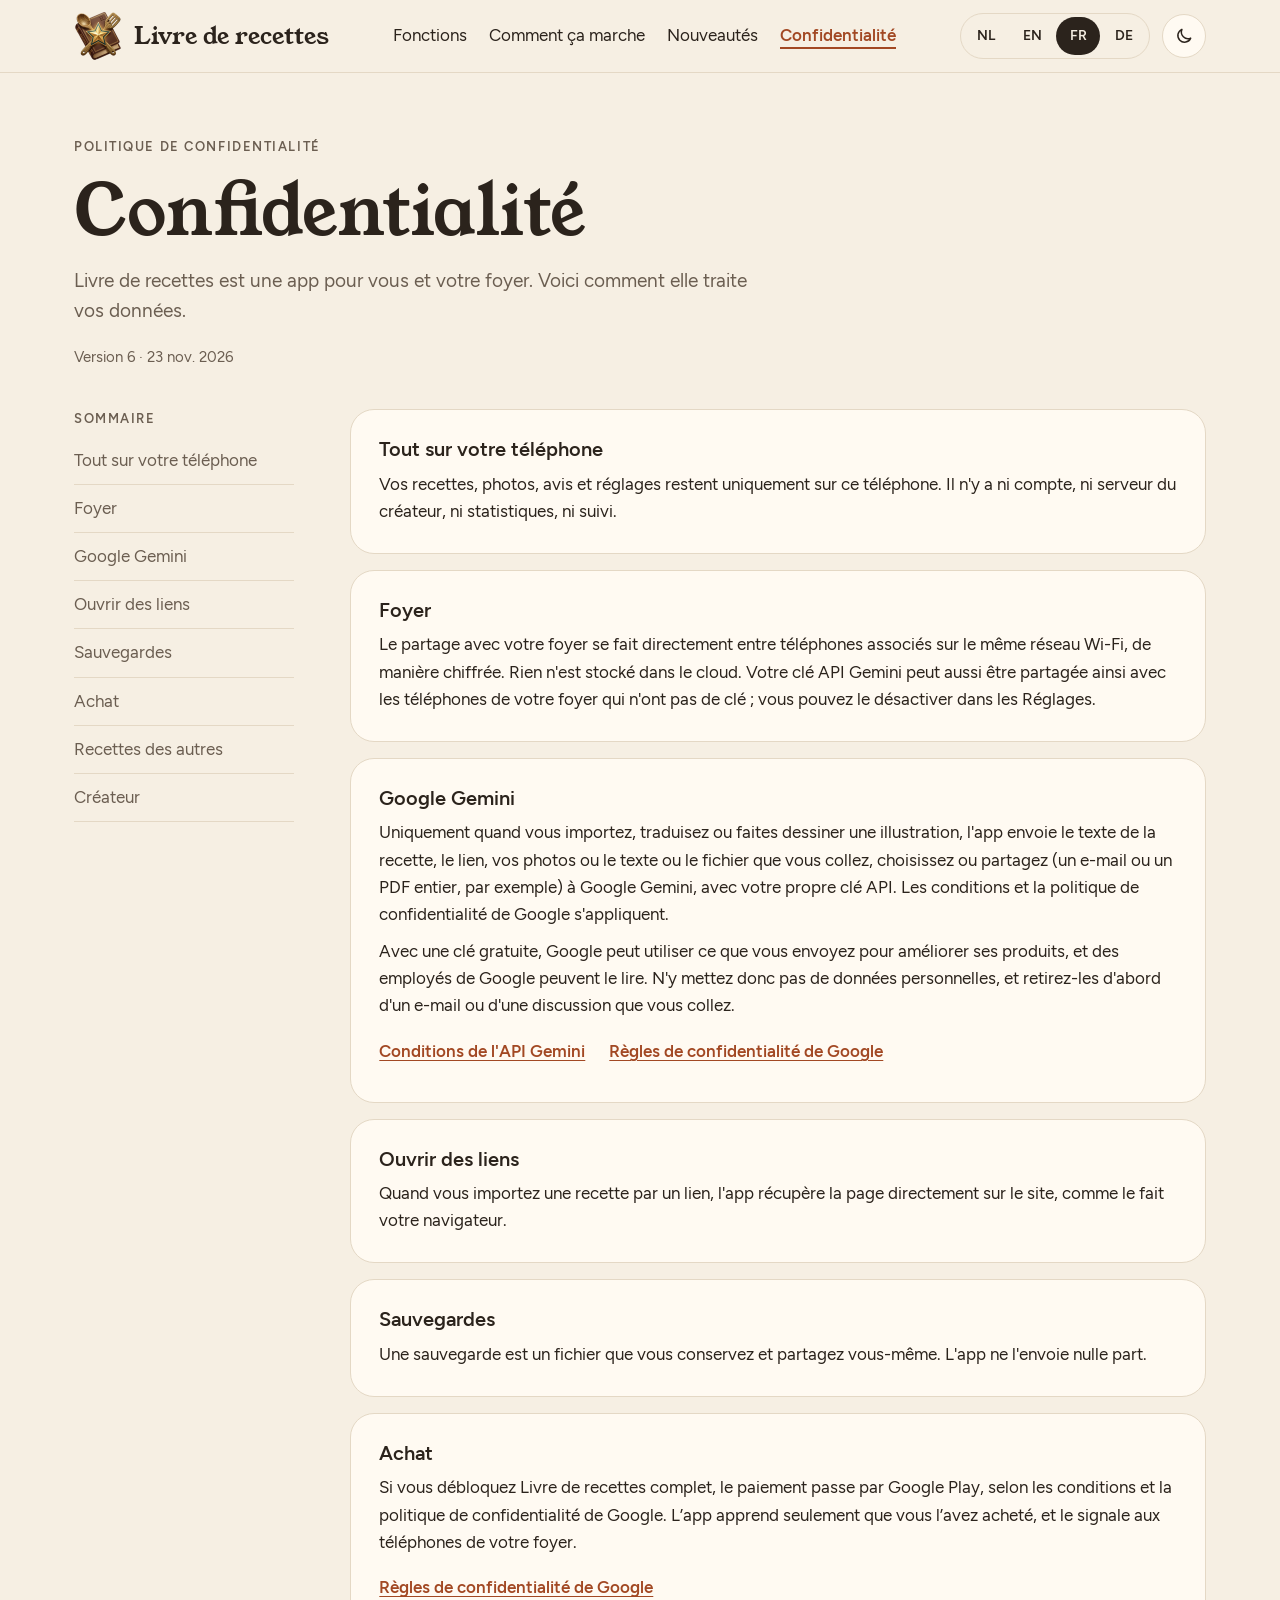
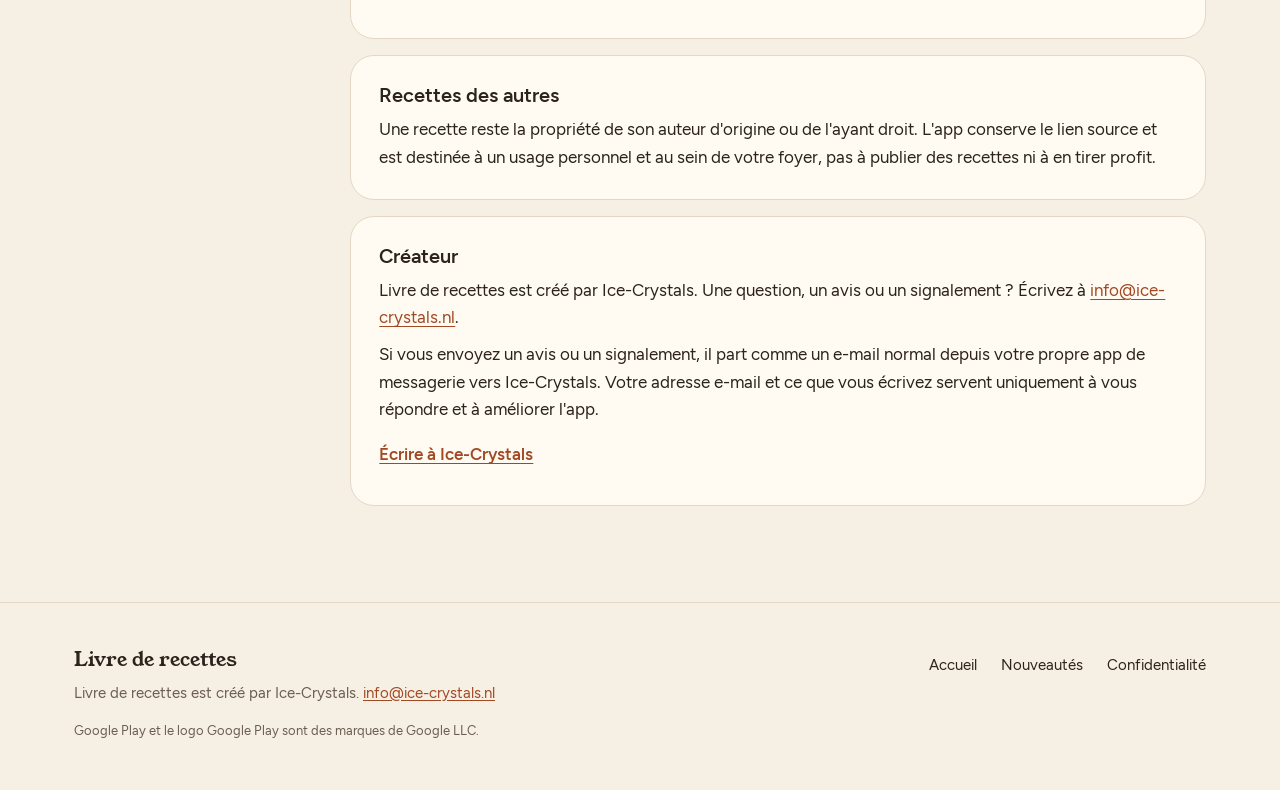
<file: fr/privacy/index.html>
<!doctype html>
<html lang="fr" data-page="privacy" data-root="../../">
<head>
<meta charset="utf-8">
<meta name="viewport" content="width=device-width, initial-scale=1">
<title>Confidentialité · Livre de recettes</title>
<meta name="description" content="Comment Livre de recettes traite vos données.">
<link rel="canonical" href="https://recipe-book.ice-crystals.nl/fr/privacy/">
<link rel="alternate" hreflang="nl" href="https://recipe-book.ice-crystals.nl/nl/privacy/">
<link rel="alternate" hreflang="en" href="https://recipe-book.ice-crystals.nl/privacy/">
<link rel="alternate" hreflang="fr" href="https://recipe-book.ice-crystals.nl/fr/privacy/">
<link rel="alternate" hreflang="de" href="https://recipe-book.ice-crystals.nl/de/privacy/">
<link rel="alternate" hreflang="x-default" href="https://recipe-book.ice-crystals.nl/privacy/">
<meta property="og:type" content="website">
<meta property="og:site_name" content="Livre de recettes">
<meta property="og:title" content="Confidentialité · Livre de recettes">
<meta property="og:description" content="Comment Livre de recettes traite vos données.">
<meta property="og:url" content="https://recipe-book.ice-crystals.nl/fr/privacy/">
<meta property="og:image" content="https://recipe-book.ice-crystals.nl/assets/feature-graphic-fr.png">
<meta property="og:image:alt" content="Livre de recettes">
<meta property="og:locale" content="fr_FR">
<meta name="twitter:card" content="summary_large_image">
<meta name="theme-color" content="#f6efe3" media="(prefers-color-scheme: light)">
<meta name="theme-color" content="#1b1713" media="(prefers-color-scheme: dark)">
<meta name="color-scheme" content="light dark">
<link rel="icon" type="image/png" sizes="32x32" href="../../assets/favicon-32.png">
<link rel="apple-touch-icon" href="../../assets/apple-touch-icon.png">
<link rel="preload" href="../../assets/fonts/Figtree-Regular.woff2" as="font" type="font/woff2" crossorigin>
<link rel="preload" href="../../assets/fonts/YoungSerif-Regular.woff2" as="font" type="font/woff2" crossorigin>
<link rel="stylesheet" href="../../assets/site.css">
<script>try{var t=localStorage.getItem('rb-theme');if(t==='dark'||t==='light')document.documentElement.setAttribute('data-theme',t)}catch(e){}</script>
<script defer src="../../assets/site.js"></script>
</head>
<body>
<a class="skip" href="#main">Aller au contenu</a>
<header class="site-header">
<div class="wrap header-row">
<a class="brand" href="../../fr/"><img src="../../assets/logo-96.png" alt="" width="48" height="48"><span>Livre de recettes</span></a>
<nav class="main-nav" aria-label="Menu principal">
<ul>
<li><a href="../../fr/#features">Fonctions</a></li>
<li><a href="../../fr/#how">Comment ça marche</a></li>
<li><a href="../../fr/changelog/">Nouveautés</a></li>
<li><a href="../../fr/privacy/" aria-current="page">Confidentialité</a></li>
</ul>
</nav>
<div class="tools">
<nav class="langs" aria-label="Langue"><ul><li><a href="../../nl/privacy/" lang="nl" hreflang="nl" data-lang="nl"><span aria-hidden="true">NL</span><span class="sr-only">Nederlands</span></a></li><li><a href="../../privacy/" lang="en" hreflang="en" data-lang="en"><span aria-hidden="true">EN</span><span class="sr-only">English</span></a></li><li><a href="../../fr/privacy/" lang="fr" hreflang="fr" data-lang="fr" aria-current="true"><span aria-hidden="true">FR</span><span class="sr-only">Français</span></a></li><li><a href="../../de/privacy/" lang="de" hreflang="de" data-lang="de"><span aria-hidden="true">DE</span><span class="sr-only">Deutsch</span></a></li></ul></nav>
<button type="button" class="round theme-toggle" aria-pressed="false" data-theme-toggle hidden><svg width="20" height="20" viewBox="0 0 24 24" fill="none" stroke="currentColor" stroke-width="1.8" stroke-linecap="round" stroke-linejoin="round" aria-hidden="true" focusable="false" class="icon-moon"><path d="M20 14.5A8 8 0 0 1 9.5 4a8 8 0 1 0 10.5 10.5z"/></svg><svg width="20" height="20" viewBox="0 0 24 24" fill="none" stroke="currentColor" stroke-width="1.8" stroke-linecap="round" stroke-linejoin="round" aria-hidden="true" focusable="false" class="icon-sun"><circle cx="12" cy="12" r="4"/><path d="M12 2v2M12 20v2M4.9 4.9l1.4 1.4M17.7 17.7l1.4 1.4M2 12h2M20 12h2M4.9 19.1l1.4-1.4M17.7 6.3l1.4-1.4"/></svg><span class="sr-only">Thème sombre</span></button>
</div>
</div>
</header>
<main id="main" tabindex="-1">
<div class="wrap page-head">
<p class="eyebrow">Politique de confidentialité</p>
<h1 class="serif">Confidentialité</h1>
<p class="lead">Livre de recettes est une app pour vous et votre foyer. Voici comment elle traite vos données.</p>
<p class="muted small">Version 6 · 23 nov. 2026</p>
</div>
<div class="wrap privacy">
<nav class="toc" aria-labelledby="toc-title">
<h2 id="toc-title" class="eyebrow">Sommaire</h2>
<ol>
<li><a href="#local">Tout sur votre téléphone</a></li>
<li><a href="#household">Foyer</a></li>
<li><a href="#gemini">Google Gemini</a></li>
<li><a href="#web">Ouvrir des liens</a></li>
<li><a href="#backup">Sauvegardes</a></li>
<li><a href="#purchase">Achat</a></li>
<li><a href="#rights">Recettes des autres</a></li>
<li><a href="#maker">Créateur</a></li>
</ol>
</nav>
<div class="privacy-sections">
<section id="local" class="card privacy-section" aria-labelledby="h-local">
<h2 id="h-local">Tout sur votre téléphone</h2>
<p>Vos recettes, photos, avis et réglages restent uniquement sur ce téléphone. Il n&#39;y a ni compte, ni serveur du créateur, ni statistiques, ni suivi.</p>
</section>
<section id="household" class="card privacy-section" aria-labelledby="h-household">
<h2 id="h-household">Foyer</h2>
<p>Le partage avec votre foyer se fait directement entre téléphones associés sur le même réseau Wi-Fi, de manière chiffrée. Rien n&#39;est stocké dans le cloud. Votre clé API Gemini peut aussi être partagée ainsi avec les téléphones de votre foyer qui n&#39;ont pas de clé ; vous pouvez le désactiver dans les Réglages.</p>
</section>
<section id="gemini" class="card privacy-section" aria-labelledby="h-gemini">
<h2 id="h-gemini">Google Gemini</h2>
<p>Uniquement quand vous importez, traduisez ou faites dessiner une illustration, l&#39;app envoie le texte de la recette, le lien, vos photos ou le texte ou le fichier que vous collez, choisissez ou partagez (un e-mail ou un PDF entier, par exemple) à Google Gemini, avec votre propre clé API. Les conditions et la politique de confidentialité de Google s&#39;appliquent.</p>
<p>Avec une clé gratuite, Google peut utiliser ce que vous envoyez pour améliorer ses produits, et des employés de Google peuvent le lire. N&#39;y mettez donc pas de données personnelles, et retirez-les d&#39;abord d&#39;un e-mail ou d&#39;une discussion que vous collez.</p>
<ul class="privacy-links"><li><a href="https://ai.google.dev/gemini-api/terms">Conditions de l&#39;API Gemini</a></li><li><a href="https://policies.google.com/privacy">Règles de confidentialité de Google</a></li></ul>
</section>
<section id="web" class="card privacy-section" aria-labelledby="h-web">
<h2 id="h-web">Ouvrir des liens</h2>
<p>Quand vous importez une recette par un lien, l&#39;app récupère la page directement sur le site, comme le fait votre navigateur.</p>
</section>
<section id="backup" class="card privacy-section" aria-labelledby="h-backup">
<h2 id="h-backup">Sauvegardes</h2>
<p>Une sauvegarde est un fichier que vous conservez et partagez vous-même. L&#39;app ne l&#39;envoie nulle part.</p>
</section>
<section id="purchase" class="card privacy-section" aria-labelledby="h-purchase">
<h2 id="h-purchase">Achat</h2>
<p>Si vous débloquez Livre de recettes complet, le paiement passe par Google Play, selon les conditions et la politique de confidentialité de Google. L’app apprend seulement que vous l’avez acheté, et le signale aux téléphones de votre foyer.</p>
<ul class="privacy-links"><li><a href="https://policies.google.com/privacy">Règles de confidentialité de Google</a></li></ul>
</section>
<section id="rights" class="card privacy-section" aria-labelledby="h-rights">
<h2 id="h-rights">Recettes des autres</h2>
<p>Une recette reste la propriété de son auteur d&#39;origine ou de l&#39;ayant droit. L&#39;app conserve le lien source et est destinée à un usage personnel et au sein de votre foyer, pas à publier des recettes ni à en tirer profit.</p>
</section>
<section id="maker" class="card privacy-section" aria-labelledby="h-maker">
<h2 id="h-maker">Créateur</h2>
<p>Livre de recettes est créé par Ice-Crystals. Une question, un avis ou un signalement ? Écrivez à <a href="mailto:info@ice-crystals.nl">info@ice-crystals.nl</a>.</p>
<p>Si vous envoyez un avis ou un signalement, il part comme un e-mail normal depuis votre propre app de messagerie vers Ice-Crystals. Votre adresse e-mail et ce que vous écrivez servent uniquement à vous répondre et à améliorer l&#39;app.</p>
<ul class="privacy-links"><li><a href="mailto:info@ice-crystals.nl?subject=Recipe%20Book&amp;body=">Écrire à Ice-Crystals</a></li></ul>
</section>
</div>
</div>
</main>
<footer class="site-footer">
<div class="wrap footer-row">
<div class="footer-brand">
<p class="serif footer-name">Livre de recettes</p>
<p>Livre de recettes est créé par Ice-Crystals. <a href="mailto:info@ice-crystals.nl">info@ice-crystals.nl</a></p>
</div>
<nav aria-label="Pied de page"><ul class="footer-links">
<li><a href="../../fr/">Accueil</a></li>
<li><a href="../../fr/changelog/">Nouveautés</a></li>
<li><a href="../../fr/privacy/">Confidentialité</a></li>
</ul></nav>
<p class="trademark">Google Play et le logo Google Play sont des marques de Google LLC.</p>
</div>
</footer>
</body>
</html>
</file>
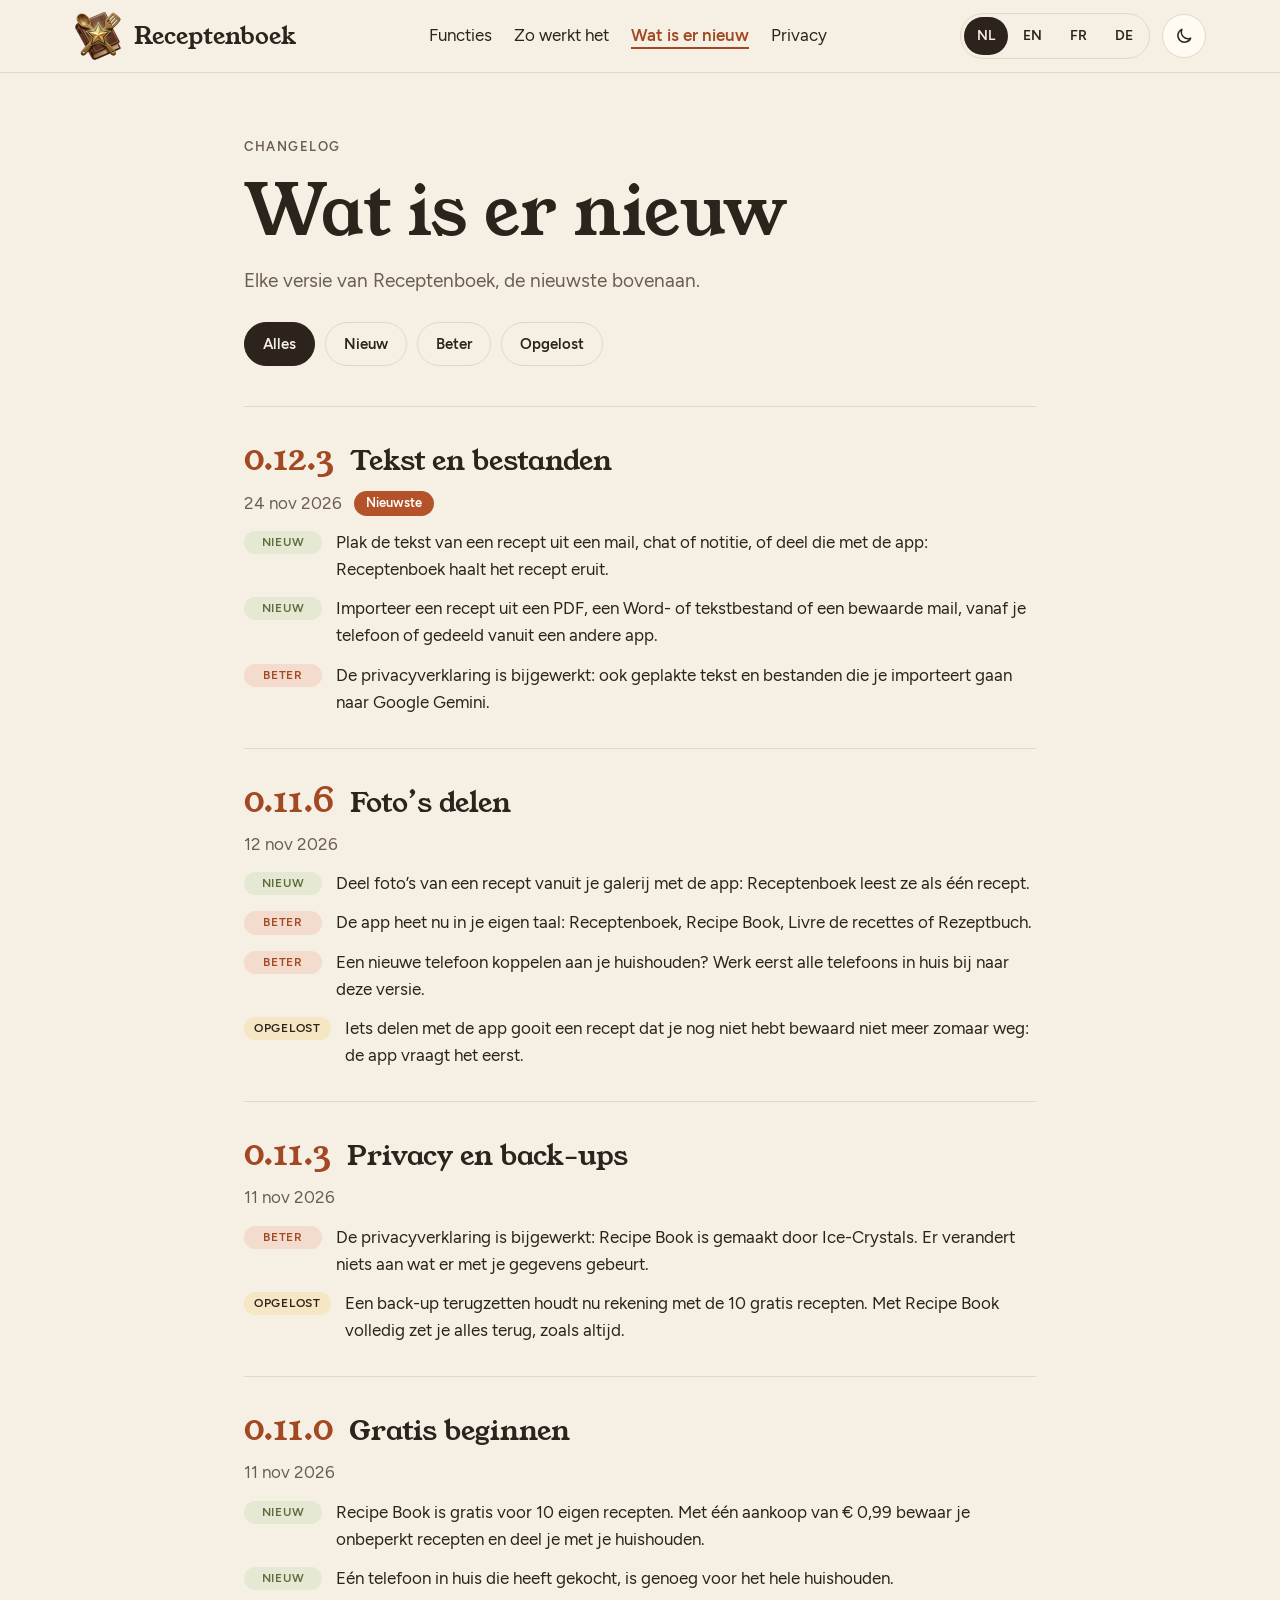
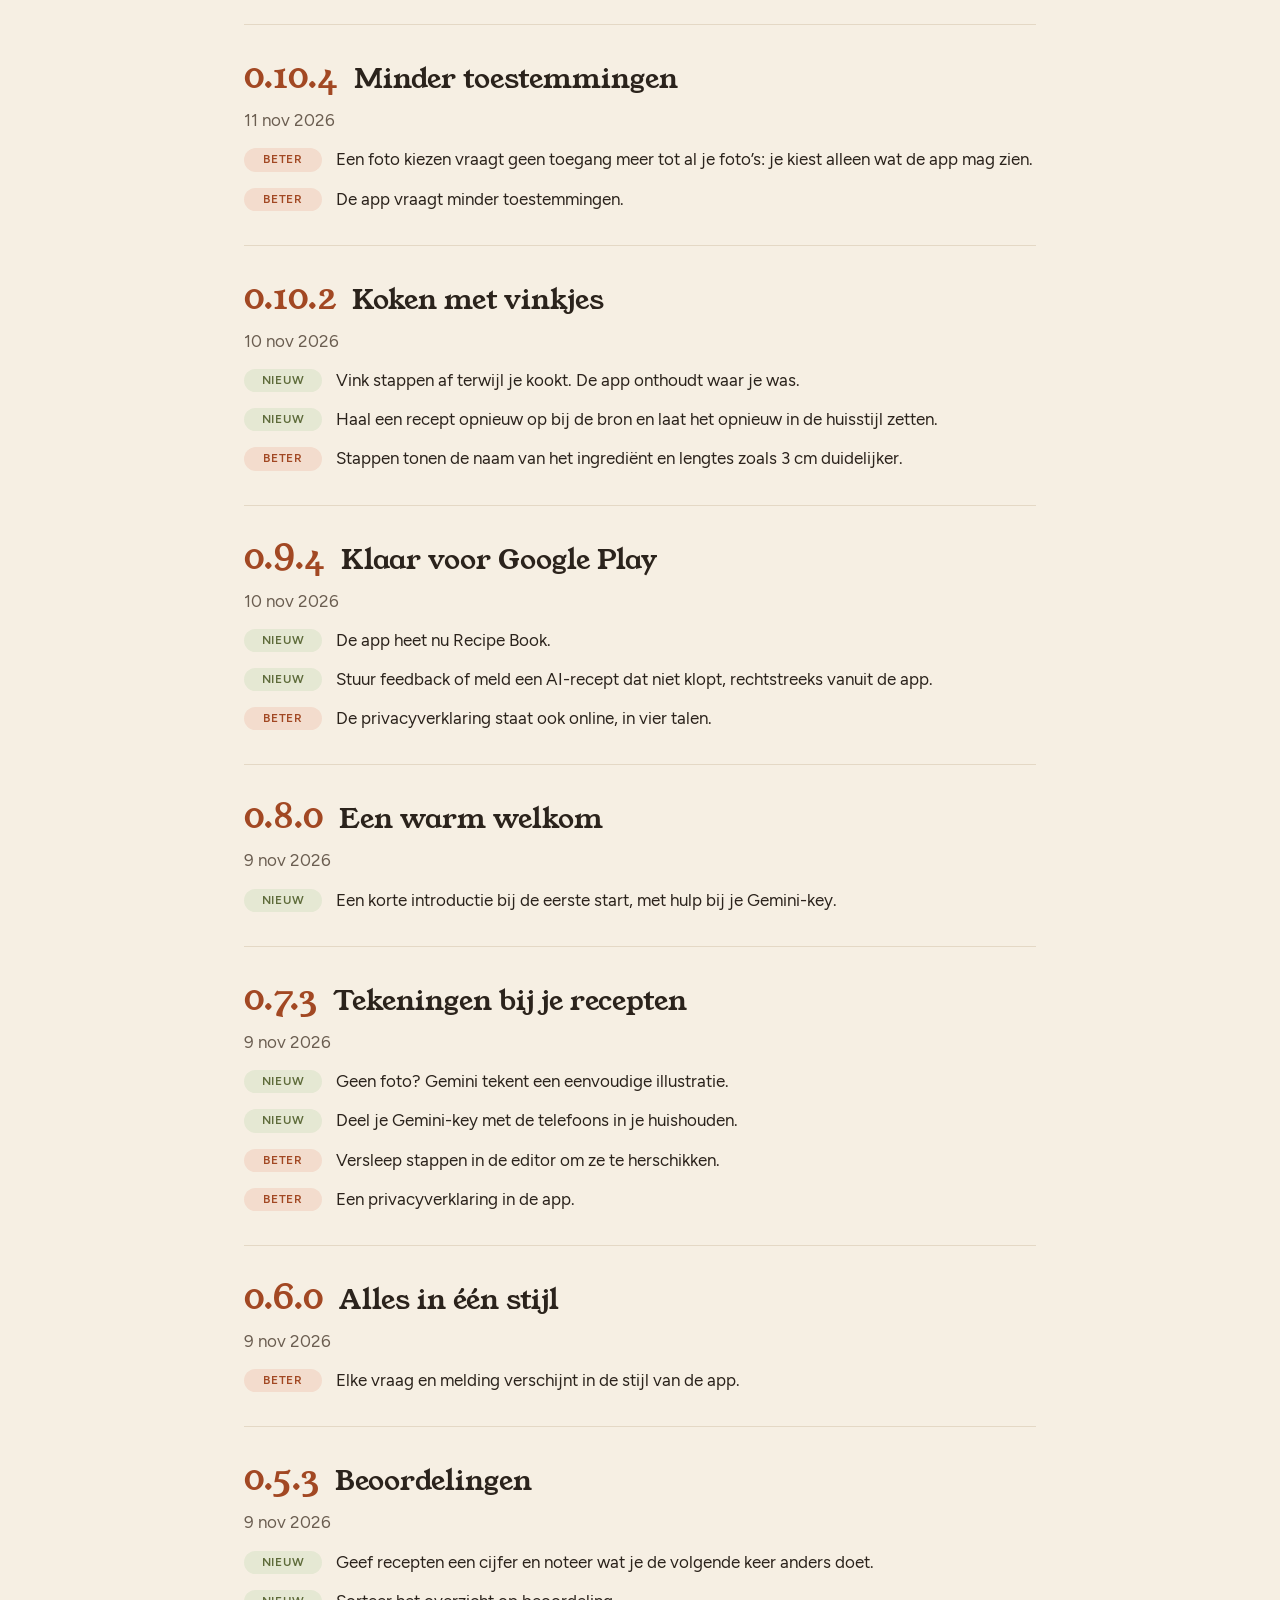
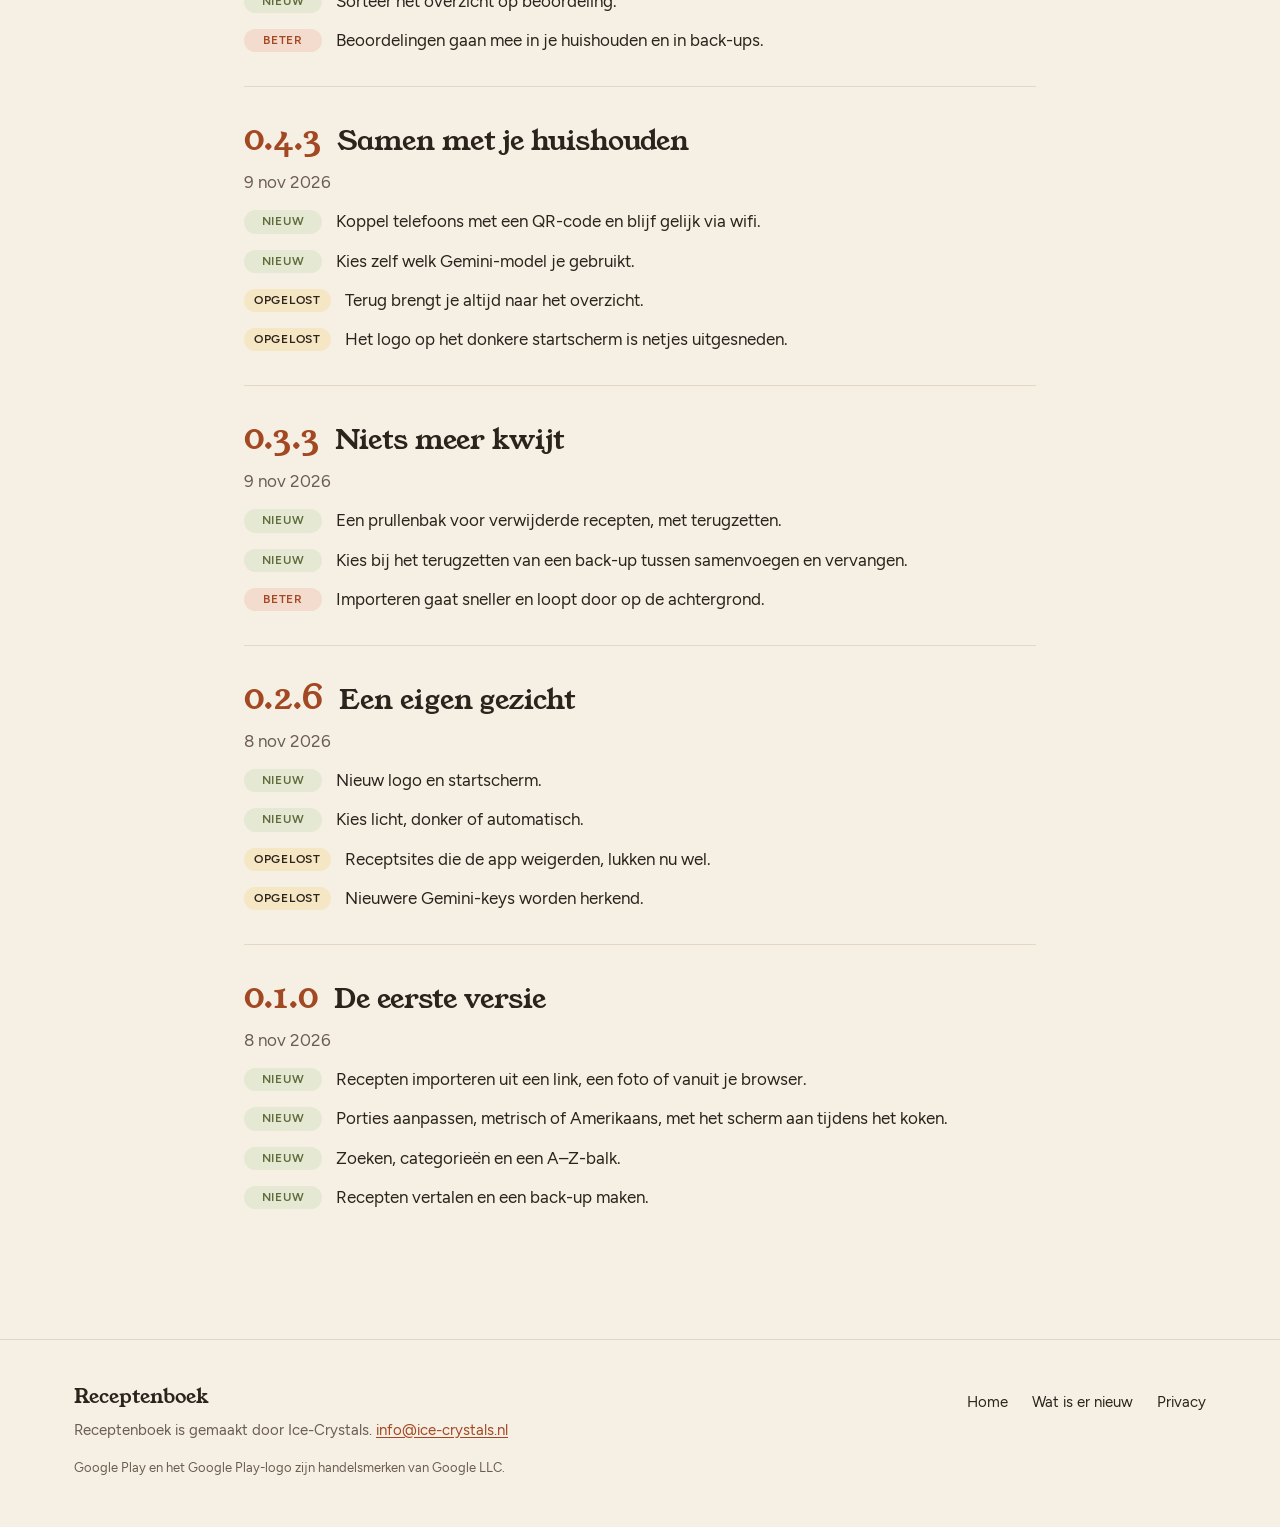
<file: nl/changelog/index.html>
<!doctype html>
<html lang="nl" data-page="changelog" data-root="../../">
<head>
<meta charset="utf-8">
<meta name="viewport" content="width=device-width, initial-scale=1">
<title>Wat is er nieuw · Receptenboek</title>
<meta name="description" content="Alle versies van Receptenboek, de nieuwste bovenaan.">
<link rel="canonical" href="https://recipe-book.ice-crystals.nl/nl/changelog/">
<link rel="alternate" hreflang="nl" href="https://recipe-book.ice-crystals.nl/nl/changelog/">
<link rel="alternate" hreflang="en" href="https://recipe-book.ice-crystals.nl/changelog/">
<link rel="alternate" hreflang="fr" href="https://recipe-book.ice-crystals.nl/fr/changelog/">
<link rel="alternate" hreflang="de" href="https://recipe-book.ice-crystals.nl/de/changelog/">
<link rel="alternate" hreflang="x-default" href="https://recipe-book.ice-crystals.nl/changelog/">
<meta property="og:type" content="website">
<meta property="og:site_name" content="Receptenboek">
<meta property="og:title" content="Wat is er nieuw · Receptenboek">
<meta property="og:description" content="Alle versies van Receptenboek, de nieuwste bovenaan.">
<meta property="og:url" content="https://recipe-book.ice-crystals.nl/nl/changelog/">
<meta property="og:image" content="https://recipe-book.ice-crystals.nl/assets/feature-graphic-nl.png">
<meta property="og:image:alt" content="Receptenboek">
<meta property="og:locale" content="nl_NL">
<meta name="twitter:card" content="summary_large_image">
<meta name="theme-color" content="#f6efe3" media="(prefers-color-scheme: light)">
<meta name="theme-color" content="#1b1713" media="(prefers-color-scheme: dark)">
<meta name="color-scheme" content="light dark">
<link rel="icon" type="image/png" sizes="32x32" href="../../assets/favicon-32.png">
<link rel="apple-touch-icon" href="../../assets/apple-touch-icon.png">
<link rel="preload" href="../../assets/fonts/Figtree-Regular.woff2" as="font" type="font/woff2" crossorigin>
<link rel="preload" href="../../assets/fonts/YoungSerif-Regular.woff2" as="font" type="font/woff2" crossorigin>
<link rel="stylesheet" href="../../assets/site.css">
<script>try{var t=localStorage.getItem('rb-theme');if(t==='dark'||t==='light')document.documentElement.setAttribute('data-theme',t)}catch(e){}</script>
<script defer src="../../assets/site.js"></script>
</head>
<body>
<a class="skip" href="#main">Naar de inhoud</a>
<header class="site-header">
<div class="wrap header-row">
<a class="brand" href="../../nl/"><img src="../../assets/logo-96.png" alt="" width="48" height="48"><span>Receptenboek</span></a>
<nav class="main-nav" aria-label="Hoofdmenu">
<ul>
<li><a href="../../nl/#features">Functies</a></li>
<li><a href="../../nl/#how">Zo werkt het</a></li>
<li><a href="../../nl/changelog/" aria-current="page">Wat is er nieuw</a></li>
<li><a href="../../nl/privacy/">Privacy</a></li>
</ul>
</nav>
<div class="tools">
<nav class="langs" aria-label="Taal"><ul><li><a href="../../nl/changelog/" lang="nl" hreflang="nl" data-lang="nl" aria-current="true"><span aria-hidden="true">NL</span><span class="sr-only">Nederlands</span></a></li><li><a href="../../changelog/" lang="en" hreflang="en" data-lang="en"><span aria-hidden="true">EN</span><span class="sr-only">English</span></a></li><li><a href="../../fr/changelog/" lang="fr" hreflang="fr" data-lang="fr"><span aria-hidden="true">FR</span><span class="sr-only">Français</span></a></li><li><a href="../../de/changelog/" lang="de" hreflang="de" data-lang="de"><span aria-hidden="true">DE</span><span class="sr-only">Deutsch</span></a></li></ul></nav>
<button type="button" class="round theme-toggle" aria-pressed="false" data-theme-toggle hidden><svg width="20" height="20" viewBox="0 0 24 24" fill="none" stroke="currentColor" stroke-width="1.8" stroke-linecap="round" stroke-linejoin="round" aria-hidden="true" focusable="false" class="icon-moon"><path d="M20 14.5A8 8 0 0 1 9.5 4a8 8 0 1 0 10.5 10.5z"/></svg><svg width="20" height="20" viewBox="0 0 24 24" fill="none" stroke="currentColor" stroke-width="1.8" stroke-linecap="round" stroke-linejoin="round" aria-hidden="true" focusable="false" class="icon-sun"><circle cx="12" cy="12" r="4"/><path d="M12 2v2M12 20v2M4.9 4.9l1.4 1.4M17.7 17.7l1.4 1.4M2 12h2M20 12h2M4.9 19.1l1.4-1.4M17.7 6.3l1.4-1.4"/></svg><span class="sr-only">Donker thema</span></button>
</div>
</div>
</header>
<main id="main" tabindex="-1">
<div class="wrap narrow page-head">
<p class="eyebrow">Changelog</p>
<h1 class="serif">Wat is er nieuw</h1>
<p class="lead">Elke versie van Receptenboek, de nieuwste bovenaan.</p>
<div class="filters" role="group" aria-label="Toon" data-filters data-one="{n} wijziging" data-other="{n} wijzigingen" hidden>
<button type="button" class="pill" data-filter="all" aria-pressed="true">Alles</button>
<button type="button" class="pill" data-filter="new" aria-pressed="false">Nieuw</button>
<button type="button" class="pill" data-filter="better" aria-pressed="false">Beter</button>
<button type="button" class="pill" data-filter="fixed" aria-pressed="false">Opgelost</button>
</div>
<p class="sr-only" role="status" data-filter-status></p>
</div>
<div class="wrap narrow releases">
<article id="v0.12.3" class="release" aria-labelledby="h-v0.12.3">
<h2 id="h-v0.12.3"><span class="version serif">0.12.3</span> <span class="release-title">Tekst en bestanden</span></h2>
<p class="release-date muted"><time datetime="2026-11-24">24 nov 2026</time> <span class="latest">Nieuwste</span></p>
<ul class="changes">
<li data-kind="new"><span class="tag tag-new">Nieuw</span><span class="sr-only">: </span><span>Plak de tekst van een recept uit een mail, chat of notitie, of deel die met de app: Receptenboek haalt het recept eruit.</span></li>
<li data-kind="new"><span class="tag tag-new">Nieuw</span><span class="sr-only">: </span><span>Importeer een recept uit een PDF, een Word- of tekstbestand of een bewaarde mail, vanaf je telefoon of gedeeld vanuit een andere app.</span></li>
<li data-kind="better"><span class="tag tag-better">Beter</span><span class="sr-only">: </span><span>De privacyverklaring is bijgewerkt: ook geplakte tekst en bestanden die je importeert gaan naar Google Gemini.</span></li>
</ul>
</article>
<article id="v0.11.6" class="release" aria-labelledby="h-v0.11.6">
<h2 id="h-v0.11.6"><span class="version serif">0.11.6</span> <span class="release-title">Foto’s delen</span></h2>
<p class="release-date muted"><time datetime="2026-11-12">12 nov 2026</time></p>
<ul class="changes">
<li data-kind="new"><span class="tag tag-new">Nieuw</span><span class="sr-only">: </span><span>Deel foto’s van een recept vanuit je galerij met de app: Receptenboek leest ze als één recept.</span></li>
<li data-kind="better"><span class="tag tag-better">Beter</span><span class="sr-only">: </span><span>De app heet nu in je eigen taal: Receptenboek, Recipe Book, Livre de recettes of Rezeptbuch.</span></li>
<li data-kind="better"><span class="tag tag-better">Beter</span><span class="sr-only">: </span><span>Een nieuwe telefoon koppelen aan je huishouden? Werk eerst alle telefoons in huis bij naar deze versie.</span></li>
<li data-kind="fixed"><span class="tag tag-fixed">Opgelost</span><span class="sr-only">: </span><span>Iets delen met de app gooit een recept dat je nog niet hebt bewaard niet meer zomaar weg: de app vraagt het eerst.</span></li>
</ul>
</article>
<article id="v0.11.3" class="release" aria-labelledby="h-v0.11.3">
<h2 id="h-v0.11.3"><span class="version serif">0.11.3</span> <span class="release-title">Privacy en back-ups</span></h2>
<p class="release-date muted"><time datetime="2026-11-11">11 nov 2026</time></p>
<ul class="changes">
<li data-kind="better"><span class="tag tag-better">Beter</span><span class="sr-only">: </span><span>De privacyverklaring is bijgewerkt: Recipe Book is gemaakt door Ice-Crystals. Er verandert niets aan wat er met je gegevens gebeurt.</span></li>
<li data-kind="fixed"><span class="tag tag-fixed">Opgelost</span><span class="sr-only">: </span><span>Een back-up terugzetten houdt nu rekening met de 10 gratis recepten. Met Recipe Book volledig zet je alles terug, zoals altijd.</span></li>
</ul>
</article>
<article id="v0.11.0" class="release" aria-labelledby="h-v0.11.0">
<h2 id="h-v0.11.0"><span class="version serif">0.11.0</span> <span class="release-title">Gratis beginnen</span></h2>
<p class="release-date muted"><time datetime="2026-11-11">11 nov 2026</time></p>
<ul class="changes">
<li data-kind="new"><span class="tag tag-new">Nieuw</span><span class="sr-only">: </span><span>Recipe Book is gratis voor 10 eigen recepten. Met één aankoop van € 0,99 bewaar je onbeperkt recepten en deel je met je huishouden.</span></li>
<li data-kind="new"><span class="tag tag-new">Nieuw</span><span class="sr-only">: </span><span>Eén telefoon in huis die heeft gekocht, is genoeg voor het hele huishouden.</span></li>
</ul>
</article>
<article id="v0.10.4" class="release" aria-labelledby="h-v0.10.4">
<h2 id="h-v0.10.4"><span class="version serif">0.10.4</span> <span class="release-title">Minder toestemmingen</span></h2>
<p class="release-date muted"><time datetime="2026-11-11">11 nov 2026</time></p>
<ul class="changes">
<li data-kind="better"><span class="tag tag-better">Beter</span><span class="sr-only">: </span><span>Een foto kiezen vraagt geen toegang meer tot al je foto’s: je kiest alleen wat de app mag zien.</span></li>
<li data-kind="better"><span class="tag tag-better">Beter</span><span class="sr-only">: </span><span>De app vraagt minder toestemmingen.</span></li>
</ul>
</article>
<article id="v0.10.2" class="release" aria-labelledby="h-v0.10.2">
<h2 id="h-v0.10.2"><span class="version serif">0.10.2</span> <span class="release-title">Koken met vinkjes</span></h2>
<p class="release-date muted"><time datetime="2026-11-10">10 nov 2026</time></p>
<ul class="changes">
<li data-kind="new"><span class="tag tag-new">Nieuw</span><span class="sr-only">: </span><span>Vink stappen af terwijl je kookt. De app onthoudt waar je was.</span></li>
<li data-kind="new"><span class="tag tag-new">Nieuw</span><span class="sr-only">: </span><span>Haal een recept opnieuw op bij de bron en laat het opnieuw in de huisstijl zetten.</span></li>
<li data-kind="better"><span class="tag tag-better">Beter</span><span class="sr-only">: </span><span>Stappen tonen de naam van het ingrediënt en lengtes zoals 3 cm duidelijker.</span></li>
</ul>
</article>
<article id="v0.9.4" class="release" aria-labelledby="h-v0.9.4">
<h2 id="h-v0.9.4"><span class="version serif">0.9.4</span> <span class="release-title">Klaar voor Google Play</span></h2>
<p class="release-date muted"><time datetime="2026-11-10">10 nov 2026</time></p>
<ul class="changes">
<li data-kind="new"><span class="tag tag-new">Nieuw</span><span class="sr-only">: </span><span>De app heet nu Recipe Book.</span></li>
<li data-kind="new"><span class="tag tag-new">Nieuw</span><span class="sr-only">: </span><span>Stuur feedback of meld een AI-recept dat niet klopt, rechtstreeks vanuit de app.</span></li>
<li data-kind="better"><span class="tag tag-better">Beter</span><span class="sr-only">: </span><span>De privacyverklaring staat ook online, in vier talen.</span></li>
</ul>
</article>
<article id="v0.8.0" class="release" aria-labelledby="h-v0.8.0">
<h2 id="h-v0.8.0"><span class="version serif">0.8.0</span> <span class="release-title">Een warm welkom</span></h2>
<p class="release-date muted"><time datetime="2026-11-09">9 nov 2026</time></p>
<ul class="changes">
<li data-kind="new"><span class="tag tag-new">Nieuw</span><span class="sr-only">: </span><span>Een korte introductie bij de eerste start, met hulp bij je Gemini-key.</span></li>
</ul>
</article>
<article id="v0.7.3" class="release" aria-labelledby="h-v0.7.3">
<h2 id="h-v0.7.3"><span class="version serif">0.7.3</span> <span class="release-title">Tekeningen bij je recepten</span></h2>
<p class="release-date muted"><time datetime="2026-11-09">9 nov 2026</time></p>
<ul class="changes">
<li data-kind="new"><span class="tag tag-new">Nieuw</span><span class="sr-only">: </span><span>Geen foto? Gemini tekent een eenvoudige illustratie.</span></li>
<li data-kind="new"><span class="tag tag-new">Nieuw</span><span class="sr-only">: </span><span>Deel je Gemini-key met de telefoons in je huishouden.</span></li>
<li data-kind="better"><span class="tag tag-better">Beter</span><span class="sr-only">: </span><span>Versleep stappen in de editor om ze te herschikken.</span></li>
<li data-kind="better"><span class="tag tag-better">Beter</span><span class="sr-only">: </span><span>Een privacyverklaring in de app.</span></li>
</ul>
</article>
<article id="v0.6.0" class="release" aria-labelledby="h-v0.6.0">
<h2 id="h-v0.6.0"><span class="version serif">0.6.0</span> <span class="release-title">Alles in één stijl</span></h2>
<p class="release-date muted"><time datetime="2026-11-09">9 nov 2026</time></p>
<ul class="changes">
<li data-kind="better"><span class="tag tag-better">Beter</span><span class="sr-only">: </span><span>Elke vraag en melding verschijnt in de stijl van de app.</span></li>
</ul>
</article>
<article id="v0.5.3" class="release" aria-labelledby="h-v0.5.3">
<h2 id="h-v0.5.3"><span class="version serif">0.5.3</span> <span class="release-title">Beoordelingen</span></h2>
<p class="release-date muted"><time datetime="2026-11-09">9 nov 2026</time></p>
<ul class="changes">
<li data-kind="new"><span class="tag tag-new">Nieuw</span><span class="sr-only">: </span><span>Geef recepten een cijfer en noteer wat je de volgende keer anders doet.</span></li>
<li data-kind="new"><span class="tag tag-new">Nieuw</span><span class="sr-only">: </span><span>Sorteer het overzicht op beoordeling.</span></li>
<li data-kind="better"><span class="tag tag-better">Beter</span><span class="sr-only">: </span><span>Beoordelingen gaan mee in je huishouden en in back-ups.</span></li>
</ul>
</article>
<article id="v0.4.3" class="release" aria-labelledby="h-v0.4.3">
<h2 id="h-v0.4.3"><span class="version serif">0.4.3</span> <span class="release-title">Samen met je huishouden</span></h2>
<p class="release-date muted"><time datetime="2026-11-09">9 nov 2026</time></p>
<ul class="changes">
<li data-kind="new"><span class="tag tag-new">Nieuw</span><span class="sr-only">: </span><span>Koppel telefoons met een QR-code en blijf gelijk via wifi.</span></li>
<li data-kind="new"><span class="tag tag-new">Nieuw</span><span class="sr-only">: </span><span>Kies zelf welk Gemini-model je gebruikt.</span></li>
<li data-kind="fixed"><span class="tag tag-fixed">Opgelost</span><span class="sr-only">: </span><span>Terug brengt je altijd naar het overzicht.</span></li>
<li data-kind="fixed"><span class="tag tag-fixed">Opgelost</span><span class="sr-only">: </span><span>Het logo op het donkere startscherm is netjes uitgesneden.</span></li>
</ul>
</article>
<article id="v0.3.3" class="release" aria-labelledby="h-v0.3.3">
<h2 id="h-v0.3.3"><span class="version serif">0.3.3</span> <span class="release-title">Niets meer kwijt</span></h2>
<p class="release-date muted"><time datetime="2026-11-09">9 nov 2026</time></p>
<ul class="changes">
<li data-kind="new"><span class="tag tag-new">Nieuw</span><span class="sr-only">: </span><span>Een prullenbak voor verwijderde recepten, met terugzetten.</span></li>
<li data-kind="new"><span class="tag tag-new">Nieuw</span><span class="sr-only">: </span><span>Kies bij het terugzetten van een back-up tussen samenvoegen en vervangen.</span></li>
<li data-kind="better"><span class="tag tag-better">Beter</span><span class="sr-only">: </span><span>Importeren gaat sneller en loopt door op de achtergrond.</span></li>
</ul>
</article>
<article id="v0.2.6" class="release" aria-labelledby="h-v0.2.6">
<h2 id="h-v0.2.6"><span class="version serif">0.2.6</span> <span class="release-title">Een eigen gezicht</span></h2>
<p class="release-date muted"><time datetime="2026-11-08">8 nov 2026</time></p>
<ul class="changes">
<li data-kind="new"><span class="tag tag-new">Nieuw</span><span class="sr-only">: </span><span>Nieuw logo en startscherm.</span></li>
<li data-kind="new"><span class="tag tag-new">Nieuw</span><span class="sr-only">: </span><span>Kies licht, donker of automatisch.</span></li>
<li data-kind="fixed"><span class="tag tag-fixed">Opgelost</span><span class="sr-only">: </span><span>Receptsites die de app weigerden, lukken nu wel.</span></li>
<li data-kind="fixed"><span class="tag tag-fixed">Opgelost</span><span class="sr-only">: </span><span>Nieuwere Gemini-keys worden herkend.</span></li>
</ul>
</article>
<article id="v0.1.0" class="release" aria-labelledby="h-v0.1.0">
<h2 id="h-v0.1.0"><span class="version serif">0.1.0</span> <span class="release-title">De eerste versie</span></h2>
<p class="release-date muted"><time datetime="2026-11-08">8 nov 2026</time></p>
<ul class="changes">
<li data-kind="new"><span class="tag tag-new">Nieuw</span><span class="sr-only">: </span><span>Recepten importeren uit een link, een foto of vanuit je browser.</span></li>
<li data-kind="new"><span class="tag tag-new">Nieuw</span><span class="sr-only">: </span><span>Porties aanpassen, metrisch of Amerikaans, met het scherm aan tijdens het koken.</span></li>
<li data-kind="new"><span class="tag tag-new">Nieuw</span><span class="sr-only">: </span><span>Zoeken, categorieën en een A–Z-balk.</span></li>
<li data-kind="new"><span class="tag tag-new">Nieuw</span><span class="sr-only">: </span><span>Recepten vertalen en een back-up maken.</span></li>
</ul>
</article>
</div>
</main>
<footer class="site-footer">
<div class="wrap footer-row">
<div class="footer-brand">
<p class="serif footer-name">Receptenboek</p>
<p>Receptenboek is gemaakt door Ice-Crystals. <a href="mailto:info@ice-crystals.nl">info@ice-crystals.nl</a></p>
</div>
<nav aria-label="Voettekst"><ul class="footer-links">
<li><a href="../../nl/">Home</a></li>
<li><a href="../../nl/changelog/">Wat is er nieuw</a></li>
<li><a href="../../nl/privacy/">Privacy</a></li>
</ul></nav>
<p class="trademark">Google Play en het Google Play-logo zijn handelsmerken van Google LLC.</p>
</div>
</footer>
</body>
</html>
</file>
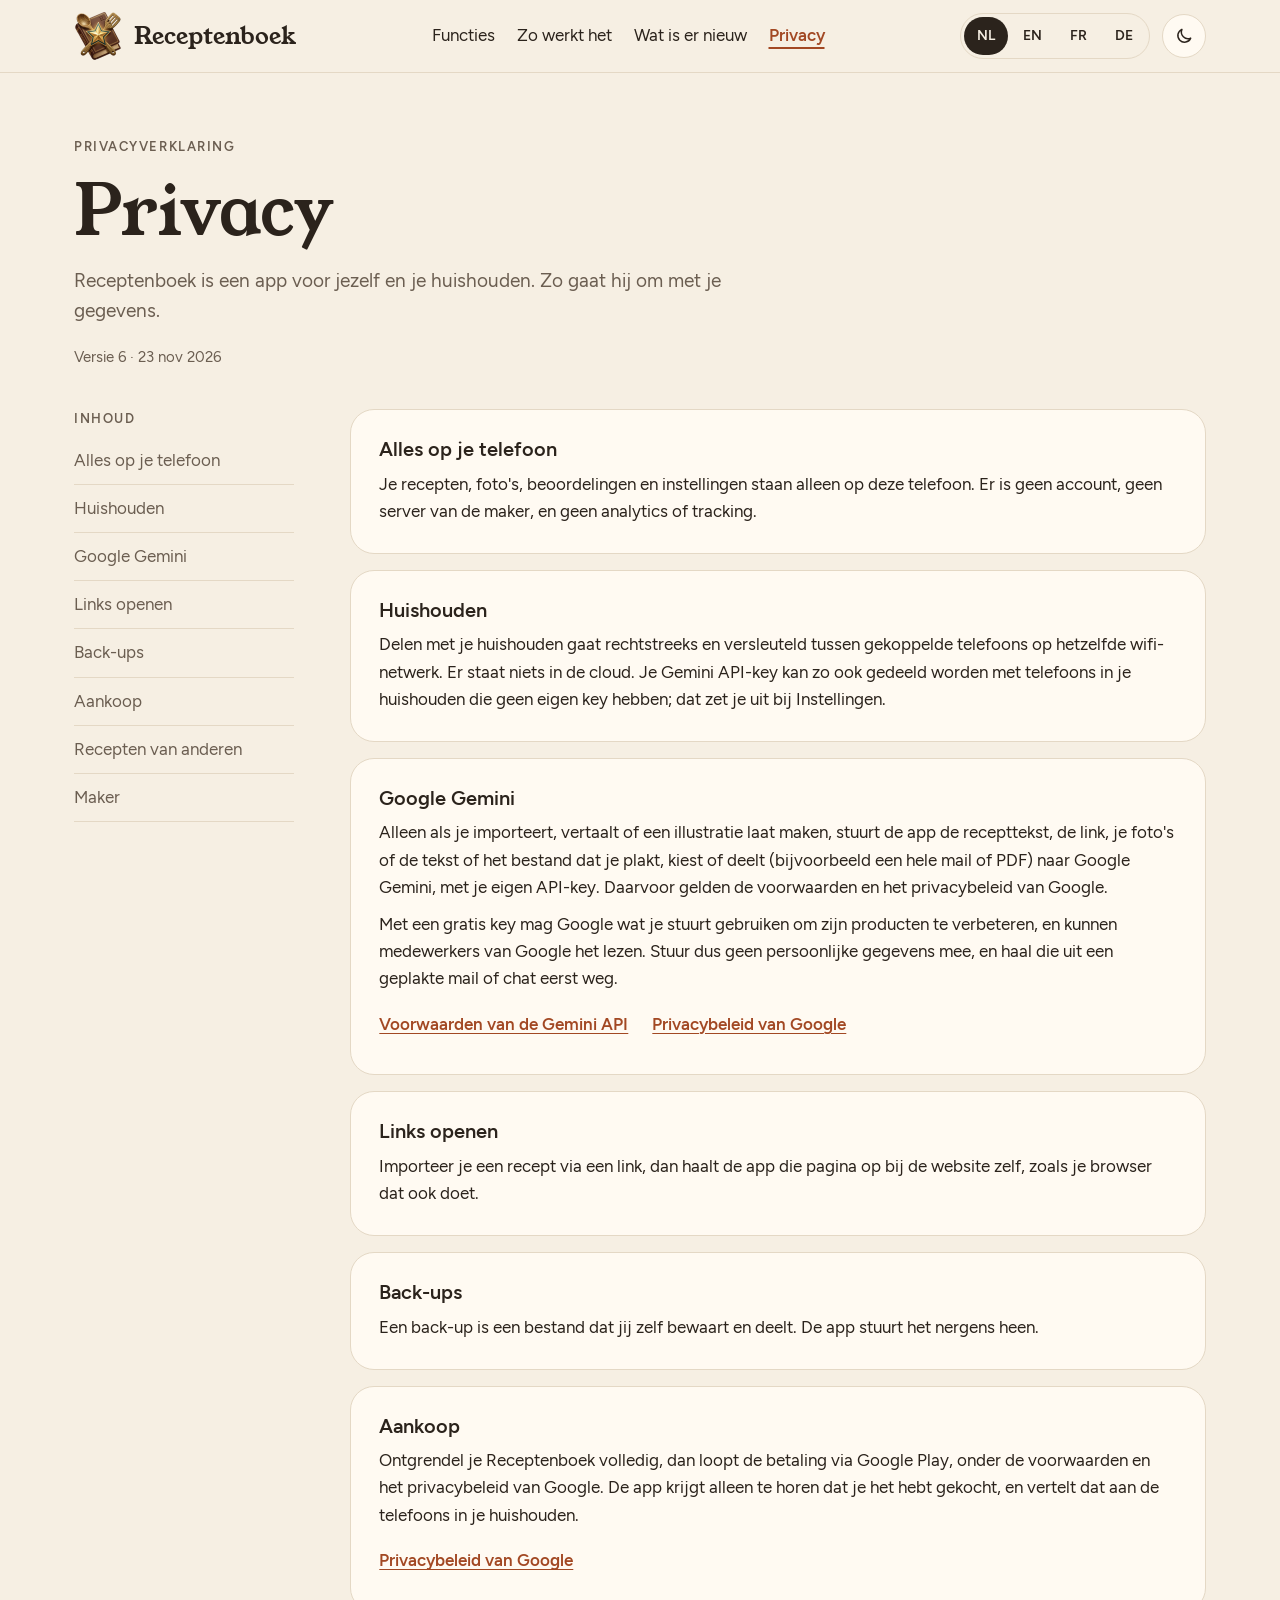
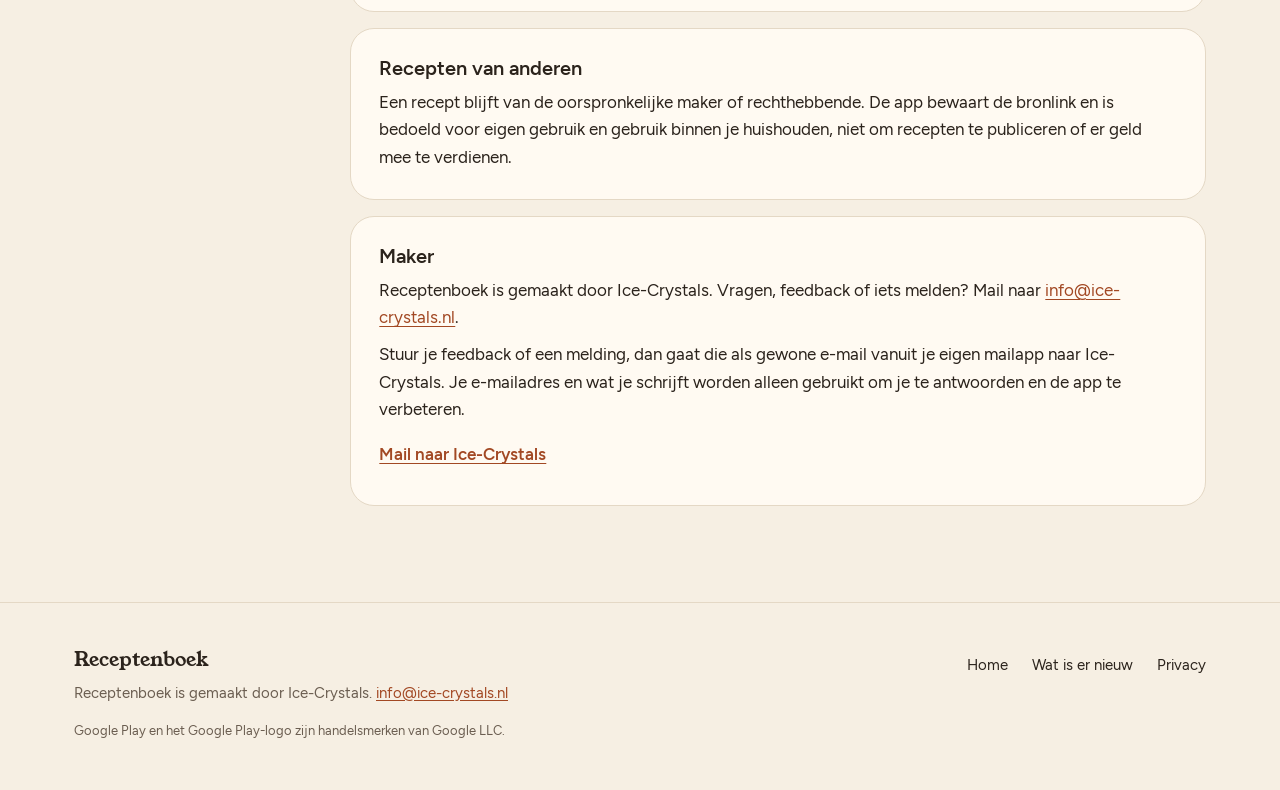
<file: nl/privacy/index.html>
<!doctype html>
<html lang="nl" data-page="privacy" data-root="../../">
<head>
<meta charset="utf-8">
<meta name="viewport" content="width=device-width, initial-scale=1">
<title>Privacy · Receptenboek</title>
<meta name="description" content="Zo gaat Receptenboek om met je gegevens.">
<link rel="canonical" href="https://recipe-book.ice-crystals.nl/nl/privacy/">
<link rel="alternate" hreflang="nl" href="https://recipe-book.ice-crystals.nl/nl/privacy/">
<link rel="alternate" hreflang="en" href="https://recipe-book.ice-crystals.nl/privacy/">
<link rel="alternate" hreflang="fr" href="https://recipe-book.ice-crystals.nl/fr/privacy/">
<link rel="alternate" hreflang="de" href="https://recipe-book.ice-crystals.nl/de/privacy/">
<link rel="alternate" hreflang="x-default" href="https://recipe-book.ice-crystals.nl/privacy/">
<meta property="og:type" content="website">
<meta property="og:site_name" content="Receptenboek">
<meta property="og:title" content="Privacy · Receptenboek">
<meta property="og:description" content="Zo gaat Receptenboek om met je gegevens.">
<meta property="og:url" content="https://recipe-book.ice-crystals.nl/nl/privacy/">
<meta property="og:image" content="https://recipe-book.ice-crystals.nl/assets/feature-graphic-nl.png">
<meta property="og:image:alt" content="Receptenboek">
<meta property="og:locale" content="nl_NL">
<meta name="twitter:card" content="summary_large_image">
<meta name="theme-color" content="#f6efe3" media="(prefers-color-scheme: light)">
<meta name="theme-color" content="#1b1713" media="(prefers-color-scheme: dark)">
<meta name="color-scheme" content="light dark">
<link rel="icon" type="image/png" sizes="32x32" href="../../assets/favicon-32.png">
<link rel="apple-touch-icon" href="../../assets/apple-touch-icon.png">
<link rel="preload" href="../../assets/fonts/Figtree-Regular.woff2" as="font" type="font/woff2" crossorigin>
<link rel="preload" href="../../assets/fonts/YoungSerif-Regular.woff2" as="font" type="font/woff2" crossorigin>
<link rel="stylesheet" href="../../assets/site.css">
<script>try{var t=localStorage.getItem('rb-theme');if(t==='dark'||t==='light')document.documentElement.setAttribute('data-theme',t)}catch(e){}</script>
<script defer src="../../assets/site.js"></script>
</head>
<body>
<a class="skip" href="#main">Naar de inhoud</a>
<header class="site-header">
<div class="wrap header-row">
<a class="brand" href="../../nl/"><img src="../../assets/logo-96.png" alt="" width="48" height="48"><span>Receptenboek</span></a>
<nav class="main-nav" aria-label="Hoofdmenu">
<ul>
<li><a href="../../nl/#features">Functies</a></li>
<li><a href="../../nl/#how">Zo werkt het</a></li>
<li><a href="../../nl/changelog/">Wat is er nieuw</a></li>
<li><a href="../../nl/privacy/" aria-current="page">Privacy</a></li>
</ul>
</nav>
<div class="tools">
<nav class="langs" aria-label="Taal"><ul><li><a href="../../nl/privacy/" lang="nl" hreflang="nl" data-lang="nl" aria-current="true"><span aria-hidden="true">NL</span><span class="sr-only">Nederlands</span></a></li><li><a href="../../privacy/" lang="en" hreflang="en" data-lang="en"><span aria-hidden="true">EN</span><span class="sr-only">English</span></a></li><li><a href="../../fr/privacy/" lang="fr" hreflang="fr" data-lang="fr"><span aria-hidden="true">FR</span><span class="sr-only">Français</span></a></li><li><a href="../../de/privacy/" lang="de" hreflang="de" data-lang="de"><span aria-hidden="true">DE</span><span class="sr-only">Deutsch</span></a></li></ul></nav>
<button type="button" class="round theme-toggle" aria-pressed="false" data-theme-toggle hidden><svg width="20" height="20" viewBox="0 0 24 24" fill="none" stroke="currentColor" stroke-width="1.8" stroke-linecap="round" stroke-linejoin="round" aria-hidden="true" focusable="false" class="icon-moon"><path d="M20 14.5A8 8 0 0 1 9.5 4a8 8 0 1 0 10.5 10.5z"/></svg><svg width="20" height="20" viewBox="0 0 24 24" fill="none" stroke="currentColor" stroke-width="1.8" stroke-linecap="round" stroke-linejoin="round" aria-hidden="true" focusable="false" class="icon-sun"><circle cx="12" cy="12" r="4"/><path d="M12 2v2M12 20v2M4.9 4.9l1.4 1.4M17.7 17.7l1.4 1.4M2 12h2M20 12h2M4.9 19.1l1.4-1.4M17.7 6.3l1.4-1.4"/></svg><span class="sr-only">Donker thema</span></button>
</div>
</div>
</header>
<main id="main" tabindex="-1">
<div class="wrap page-head">
<p class="eyebrow">Privacyverklaring</p>
<h1 class="serif">Privacy</h1>
<p class="lead">Receptenboek is een app voor jezelf en je huishouden. Zo gaat hij om met je gegevens.</p>
<p class="muted small">Versie 6 · 23 nov 2026</p>
</div>
<div class="wrap privacy">
<nav class="toc" aria-labelledby="toc-title">
<h2 id="toc-title" class="eyebrow">Inhoud</h2>
<ol>
<li><a href="#local">Alles op je telefoon</a></li>
<li><a href="#household">Huishouden</a></li>
<li><a href="#gemini">Google Gemini</a></li>
<li><a href="#web">Links openen</a></li>
<li><a href="#backup">Back-ups</a></li>
<li><a href="#purchase">Aankoop</a></li>
<li><a href="#rights">Recepten van anderen</a></li>
<li><a href="#maker">Maker</a></li>
</ol>
</nav>
<div class="privacy-sections">
<section id="local" class="card privacy-section" aria-labelledby="h-local">
<h2 id="h-local">Alles op je telefoon</h2>
<p>Je recepten, foto&#39;s, beoordelingen en instellingen staan alleen op deze telefoon. Er is geen account, geen server van de maker, en geen analytics of tracking.</p>
</section>
<section id="household" class="card privacy-section" aria-labelledby="h-household">
<h2 id="h-household">Huishouden</h2>
<p>Delen met je huishouden gaat rechtstreeks en versleuteld tussen gekoppelde telefoons op hetzelfde wifi-netwerk. Er staat niets in de cloud. Je Gemini API-key kan zo ook gedeeld worden met telefoons in je huishouden die geen eigen key hebben; dat zet je uit bij Instellingen.</p>
</section>
<section id="gemini" class="card privacy-section" aria-labelledby="h-gemini">
<h2 id="h-gemini">Google Gemini</h2>
<p>Alleen als je importeert, vertaalt of een illustratie laat maken, stuurt de app de recepttekst, de link, je foto&#39;s of de tekst of het bestand dat je plakt, kiest of deelt (bijvoorbeeld een hele mail of PDF) naar Google Gemini, met je eigen API-key. Daarvoor gelden de voorwaarden en het privacybeleid van Google.</p>
<p>Met een gratis key mag Google wat je stuurt gebruiken om zijn producten te verbeteren, en kunnen medewerkers van Google het lezen. Stuur dus geen persoonlijke gegevens mee, en haal die uit een geplakte mail of chat eerst weg.</p>
<ul class="privacy-links"><li><a href="https://ai.google.dev/gemini-api/terms">Voorwaarden van de Gemini API</a></li><li><a href="https://policies.google.com/privacy">Privacybeleid van Google</a></li></ul>
</section>
<section id="web" class="card privacy-section" aria-labelledby="h-web">
<h2 id="h-web">Links openen</h2>
<p>Importeer je een recept via een link, dan haalt de app die pagina op bij de website zelf, zoals je browser dat ook doet.</p>
</section>
<section id="backup" class="card privacy-section" aria-labelledby="h-backup">
<h2 id="h-backup">Back-ups</h2>
<p>Een back-up is een bestand dat jij zelf bewaart en deelt. De app stuurt het nergens heen.</p>
</section>
<section id="purchase" class="card privacy-section" aria-labelledby="h-purchase">
<h2 id="h-purchase">Aankoop</h2>
<p>Ontgrendel je Receptenboek volledig, dan loopt de betaling via Google Play, onder de voorwaarden en het privacybeleid van Google. De app krijgt alleen te horen dat je het hebt gekocht, en vertelt dat aan de telefoons in je huishouden.</p>
<ul class="privacy-links"><li><a href="https://policies.google.com/privacy">Privacybeleid van Google</a></li></ul>
</section>
<section id="rights" class="card privacy-section" aria-labelledby="h-rights">
<h2 id="h-rights">Recepten van anderen</h2>
<p>Een recept blijft van de oorspronkelijke maker of rechthebbende. De app bewaart de bronlink en is bedoeld voor eigen gebruik en gebruik binnen je huishouden, niet om recepten te publiceren of er geld mee te verdienen.</p>
</section>
<section id="maker" class="card privacy-section" aria-labelledby="h-maker">
<h2 id="h-maker">Maker</h2>
<p>Receptenboek is gemaakt door Ice-Crystals. Vragen, feedback of iets melden? Mail naar <a href="mailto:info@ice-crystals.nl">info@ice-crystals.nl</a>.</p>
<p>Stuur je feedback of een melding, dan gaat die als gewone e-mail vanuit je eigen mailapp naar Ice-Crystals. Je e-mailadres en wat je schrijft worden alleen gebruikt om je te antwoorden en de app te verbeteren.</p>
<ul class="privacy-links"><li><a href="mailto:info@ice-crystals.nl?subject=Recipe%20Book&amp;body=">Mail naar Ice-Crystals</a></li></ul>
</section>
</div>
</div>
</main>
<footer class="site-footer">
<div class="wrap footer-row">
<div class="footer-brand">
<p class="serif footer-name">Receptenboek</p>
<p>Receptenboek is gemaakt door Ice-Crystals. <a href="mailto:info@ice-crystals.nl">info@ice-crystals.nl</a></p>
</div>
<nav aria-label="Voettekst"><ul class="footer-links">
<li><a href="../../nl/">Home</a></li>
<li><a href="../../nl/changelog/">Wat is er nieuw</a></li>
<li><a href="../../nl/privacy/">Privacy</a></li>
</ul></nav>
<p class="trademark">Google Play en het Google Play-logo zijn handelsmerken van Google LLC.</p>
</div>
</footer>
</body>
</html>
</file>
<file: assets/site.css>
/* Promo site. Colours are the app's tokens (src/app.css); --accent-text and
   --muted are a little darker in light mode so small text passes WCAG AA. */

@font-face {
    font-family: 'Figtree';
    src: url('fonts/Figtree-Regular.woff2') format('woff2');
    font-weight: 400;
    font-display: swap;
}
@font-face {
    font-family: 'Figtree';
    src: url('fonts/Figtree-SemiBold.woff2') format('woff2');
    font-weight: 600;
    font-display: swap;
}
@font-face {
    font-family: 'Young Serif';
    src: url('fonts/YoungSerif-Regular.woff2') format('woff2');
    font-weight: 400;
    font-display: swap;
}

:root {
    --paper: #f6efe3;
    --card: #fffaf2;
    --ink: #2b231c;
    --muted: #6b5e51;
    --line: #e4d8c5;
    --terra: #b4532a;
    --accent-text: #a24823;
    --terra-soft: #f3dccd;
    --olive: #5e6b3a;
    --olive-soft: #e5e8d3;
    --amber: #d9a441;
    --amber-soft: #f5e6c4;
    --on-accent: #ffffff;
    --frame: #2b231c;
    --shadow: rgba(43, 35, 28, 0.16);
    --band: #2b231c;
    --band-ink: #f6efe3;
    --band-muted: #d9cdbd;
    color-scheme: light;
}

@media (prefers-color-scheme: dark) {
    :root:not([data-theme='light']) {
        --paper: #1b1713;
        --card: #25201a;
        --ink: #f0e7d9;
        --muted: #a99a8a;
        --line: #3a3129;
        --terra: #e2794c;
        --accent-text: #e8865c;
        --terra-soft: #43291d;
        --olive: #aab57f;
        --olive-soft: #2e321f;
        --amber-soft: #3d311a;
        --on-accent: #1b1713;
        --frame: #0d0b09;
        --shadow: rgba(0, 0, 0, 0.45);
        --band: #110e0b;
        --band-ink: #f0e7d9;
        --band-muted: #c9bcab;
        color-scheme: dark;
    }
}

:root[data-theme='dark'] {
    --paper: #1b1713;
    --card: #25201a;
    --ink: #f0e7d9;
    --muted: #a99a8a;
    --line: #3a3129;
    --terra: #e2794c;
    --accent-text: #e8865c;
    --terra-soft: #43291d;
    --olive: #aab57f;
    --olive-soft: #2e321f;
    --amber-soft: #3d311a;
    --on-accent: #1b1713;
    --frame: #0d0b09;
    --shadow: rgba(0, 0, 0, 0.45);
    --band: #110e0b;
    --band-ink: #f0e7d9;
    --band-muted: #c9bcab;
    color-scheme: dark;
}

*,
*::before,
*::after {
    box-sizing: border-box;
}

html {
    -webkit-text-size-adjust: 100%;
    text-size-adjust: 100%;
}

@media (prefers-reduced-motion: no-preference) {
    html {
        scroll-behavior: smooth;
    }
}

body {
    margin: 0;
    background: var(--paper);
    color: var(--ink);
    font:
        1.0625rem/1.6 Figtree,
        system-ui,
        sans-serif;
    overflow-wrap: break-word;
}

img {
    max-width: 100%;
    height: auto;
}

a {
    color: var(--accent-text);
    text-underline-offset: 0.15em;
}

a:hover {
    color: var(--ink);
}

:focus-visible {
    outline: 3px solid var(--accent-text);
    outline-offset: 3px;
    border-radius: 6px;
}

main:focus {
    outline: none;
}

[hidden] {
    display: none !important;
}

.sr-only {
    position: absolute;
    width: 1px;
    height: 1px;
    padding: 0;
    margin: -1px;
    overflow: hidden;
    clip: rect(0, 0, 0, 0);
    white-space: nowrap;
    border: 0;
}

.skip {
    position: absolute;
    left: 16px;
    top: -100px;
    z-index: 10;
    background: var(--ink);
    color: var(--paper);
    padding: 12px 18px;
    border-radius: 12px;
    font-weight: 600;
    text-decoration: none;
}

.skip:focus {
    top: 12px;
    color: var(--paper);
}

.serif {
    font-family: 'Young Serif', Georgia, serif;
    font-weight: 400;
}

h1,
h2 {
    font-family: 'Young Serif', Georgia, serif;
    font-weight: 400;
    margin: 0;
    line-height: 1.12;
    text-wrap: balance;
}

h1 {
    font-size: clamp(2.5rem, 5.4vw, 4.375rem);
    line-height: 1.06;
}

h2 {
    font-size: clamp(2rem, 3.6vw, 2.875rem);
}

h3 {
    margin: 0;
    font-size: 1.3rem;
    font-weight: 600;
    line-height: 1.3;
}

p {
    margin: 0;
}

ul,
ol {
    margin: 0;
    padding: 0;
}

.accent {
    color: var(--accent-text);
}

.eyebrow {
    margin: 0;
    font-family: Figtree, system-ui, sans-serif;
    font-size: 0.8125rem;
    font-weight: 600;
    letter-spacing: 0.12em;
    line-height: 1.5;
    text-transform: uppercase;
    color: var(--muted);
}

.lead {
    font-size: 1.2rem;
    color: var(--muted);
    max-width: 36em;
}

.muted {
    color: var(--muted);
}

.small {
    font-size: 0.9375rem;
}

.strong {
    font-weight: 600;
}

.amt {
    color: var(--accent-text);
    font-weight: 600;
}

.wrap {
    max-width: 1180px;
    margin: 0 auto;
    padding: 0 24px;
}

.narrow {
    max-width: 840px;
}

.stack-xl {
    display: flex;
    flex-direction: column;
    gap: 48px;
}

.stack-lg {
    display: flex;
    flex-direction: column;
    gap: 40px;
}

.section-head {
    display: flex;
    flex-direction: column;
    gap: 12px;
    max-width: 44rem;
}

.split-head {
    display: flex;
    flex-wrap: wrap;
    justify-content: space-between;
    align-items: flex-end;
    gap: 16px 32px;
}

.split-head > div {
    display: flex;
    flex-direction: column;
    gap: 12px;
}

.split-head a {
    font-weight: 600;
    min-height: 44px;
    display: inline-flex;
    align-items: center;
}

.card {
    background: var(--card);
    border: 1px solid var(--line);
    border-radius: 24px;
}

/* Header */

.site-header {
    border-bottom: 1px solid var(--line);
}

.header-row {
    display: flex;
    flex-wrap: wrap;
    align-items: center;
    justify-content: space-between;
    gap: 8px 32px;
    padding-top: 12px;
    padding-bottom: 12px;
}

.brand {
    display: flex;
    align-items: center;
    gap: 12px;
    color: var(--ink);
    text-decoration: none;
    font-family: 'Young Serif', Georgia, serif;
    font-size: 1.5rem;
    min-height: 48px;
}

.brand img {
    width: 48px;
    height: 48px;
}

.main-nav ul,
.langs ul,
.footer-links {
    list-style: none;
    display: flex;
    flex-wrap: wrap;
    align-items: center;
}

.main-nav ul {
    gap: 0 22px;
}

.main-nav a,
.footer-links a {
    display: inline-flex;
    align-items: center;
    min-height: 44px;
    color: var(--ink);
    text-decoration: none;
}

.main-nav a:hover,
.footer-links a:hover {
    color: var(--accent-text);
    text-decoration: underline;
}

.main-nav a[aria-current='page'] {
    color: var(--accent-text);
    font-weight: 600;
    text-decoration: underline;
    text-decoration-thickness: 2px;
    text-underline-offset: 0.35em;
}

.tools {
    display: flex;
    align-items: center;
    gap: 12px;
}

.langs ul {
    gap: 2px;
    border: 1px solid var(--line);
    border-radius: 999px;
    padding: 3px;
}

.langs a {
    display: inline-flex;
    align-items: center;
    justify-content: center;
    min-width: 44px;
    min-height: 38px;
    padding: 0 8px;
    border-radius: 999px;
    color: var(--ink);
    text-decoration: none;
    font-weight: 600;
    font-size: 0.875rem;
}

.langs a:hover {
    background: var(--terra-soft);
    color: var(--ink);
}

.langs a[aria-current='true'] {
    background: var(--ink);
    color: var(--paper);
}

.round {
    display: inline-flex;
    align-items: center;
    justify-content: center;
    width: 44px;
    height: 44px;
    padding: 0;
    border-radius: 50%;
    border: 1px solid var(--line);
    background: var(--card);
    color: var(--ink);
    font:
        600 1.375rem/1 Figtree,
        system-ui,
        sans-serif;
    cursor: pointer;
}

.round:hover:not(:disabled) {
    border-color: var(--terra);
    color: var(--accent-text);
}

.round:disabled {
    opacity: 0.4;
    cursor: default;
}

.theme-toggle .icon-sun,
.theme-toggle[aria-pressed='true'] .icon-moon {
    display: none;
}

.theme-toggle[aria-pressed='true'] .icon-sun {
    display: block;
}

/* Buttons */

.actions {
    display: flex;
    flex-wrap: wrap;
    align-items: center;
    gap: 12px 20px;
}

.btn {
    display: inline-flex;
    align-items: center;
    gap: 10px;
    min-height: 56px;
    padding: 10px 24px;
    border-radius: 16px;
    font-weight: 600;
    font-size: 1.0625rem;
    text-decoration: none;
    line-height: 1.2;
}

.btn-primary {
    background: var(--terra);
    color: var(--on-accent);
}

.btn-primary:hover {
    color: var(--on-accent);
    filter: brightness(1.08);
}

.btn-secondary {
    background: var(--card);
    color: var(--ink);
    border: 1px solid var(--line);
}

.btn-secondary:hover {
    color: var(--accent-text);
    border-color: var(--terra);
}

/* The step number in "1 Join the group", "2 Go to the test page". */
.btn-step {
    flex: none;
    width: 28px;
    height: 28px;
    border-radius: 50%;
    border: 2px solid currentColor;
    display: inline-flex;
    align-items: center;
    justify-content: center;
    font-size: 0.875rem;
}

.btn-play {
    background: var(--ink);
    color: var(--paper);
    padding-left: 18px;
}

.btn-play:hover {
    color: var(--paper);
    opacity: 0.9;
}

.btn-lines {
    display: flex;
    flex-direction: column;
}

.btn-small {
    font-size: 0.75rem;
    font-weight: 400;
}

.btn-big {
    font-size: 1.25rem;
    font-weight: 600;
}

.btn-ghost {
    color: var(--ink);
    padding-left: 8px;
    padding-right: 8px;
}

.btn-ghost:hover {
    color: var(--accent-text);
}

/* Hero */

.hero {
    display: flex;
    flex-wrap: wrap;
    align-items: center;
    gap: 48px 64px;
    padding-top: 64px;
    padding-bottom: 88px;
}

.hero-text {
    flex: 1 1 440px;
    min-width: 0;
    display: flex;
    flex-direction: column;
    gap: 24px;
}

.status {
    font-weight: 600;
    color: var(--olive);
}

.trust {
    list-style: none;
    display: flex;
    flex-wrap: wrap;
    gap: 6px 0;
    color: var(--muted);
    font-size: 0.9375rem;
}

.trust li:not(:last-child)::after {
    content: '·';
    padding: 0 10px;
}

.hero-phones {
    flex: 1 1 400px;
    min-width: 0;
    position: relative;
    display: flex;
    justify-content: center;
    align-items: flex-start;
    padding-bottom: 32px;
}

.phone {
    background: var(--frame);
    border-radius: 40px;
    padding: 9px;
    box-shadow: 0 24px 60px var(--shadow);
}

.phone img {
    display: block;
    width: 100%;
    border-radius: 32px;
}

.phone-back {
    width: 46%;
    max-width: 260px;
    margin-top: 72px;
    margin-right: -40px;
    transform: rotate(-4deg);
}

.phone-front {
    width: 50%;
    max-width: 280px;
    position: relative;
    z-index: 1;
}

.float-card {
    position: absolute;
    left: 0;
    bottom: 0;
    z-index: 2;
    display: flex;
    align-items: center;
    gap: 14px;
    padding: 14px 18px;
    background: var(--card);
    border: 1px solid var(--line);
    border-radius: 18px;
    box-shadow: 0 12px 30px var(--shadow);
    line-height: 1.3;
}

.float-card > span:last-child {
    display: flex;
    flex-direction: column;
}

.initial {
    flex: none;
    width: 44px;
    height: 44px;
    border-radius: 12px;
    background: var(--terra-soft);
    color: var(--accent-text);
    display: flex;
    align-items: center;
    justify-content: center;
    font-size: 1.375rem;
}

.float-title {
    font-weight: 600;
}

.float-meta {
    font-size: 0.875rem;
    color: var(--muted);
}

/* How it works */

.band {
    background: var(--card);
    border-top: 1px solid var(--line);
    border-bottom: 1px solid var(--line);
    padding: 88px 0;
    scroll-margin-top: 16px;
}

.ways {
    list-style: none;
    display: grid;
    grid-template-columns: repeat(auto-fit, minmax(240px, 1fr));
    gap: 20px;
}

.way {
    display: flex;
    flex-direction: column;
    gap: 12px;
    padding: 28px;
    border-radius: 24px;
    background: var(--paper);
    border: 1px solid var(--line);
}

.way p {
    color: var(--muted);
}

.tile {
    flex: none;
    width: 52px;
    height: 52px;
    border-radius: 16px;
    display: flex;
    align-items: center;
    justify-content: center;
}

.tile-terra {
    background: var(--terra-soft);
    color: var(--accent-text);
}

.tile-olive {
    background: var(--olive-soft);
    color: var(--olive);
}

.before-after {
    display: flex;
    flex-wrap: wrap;
    align-items: center;
    gap: 24px;
}

.before-after figure {
    margin: 0;
    min-width: 0;
    padding: 28px;
    border-radius: 24px;
    display: flex;
    flex-direction: column;
    gap: 14px;
}

.before {
    flex: 1 1 340px;
    border: 2px dashed var(--line);
    color: var(--muted);
}

.before blockquote {
    margin: 0;
}

.before-meta {
    font-size: 0.875rem;
}

.arrow-dot {
    flex: none;
    width: 56px;
    height: 56px;
    margin: 0 auto;
    border-radius: 50%;
    background: var(--terra);
    color: var(--on-accent);
    display: flex;
    align-items: center;
    justify-content: center;
}

.arrow-dot svg {
    width: 24px;
    height: 24px;
}

.after {
    flex: 1 1 400px;
    background: var(--paper);
    border: 1px solid var(--line);
    box-shadow: 0 16px 40px var(--shadow);
}

.steps {
    list-style: none;
    counter-reset: step;
    display: flex;
    flex-direction: column;
    gap: 16px;
    font-size: 1.125rem;
}

.steps li {
    counter-increment: step;
    display: grid;
    grid-template-columns: 34px 1fr;
    gap: 16px;
}

.steps li::before {
    content: counter(step);
    width: 34px;
    height: 34px;
    border-radius: 50%;
    background: var(--terra-soft);
    color: var(--accent-text);
    font-weight: 600;
    display: flex;
    align-items: center;
    justify-content: center;
}

.note {
    font-size: 0.9375rem;
    color: var(--muted);
}

/* Features */

.features {
    display: flex;
    flex-direction: column;
    gap: 112px;
    padding-top: 112px;
    padding-bottom: 112px;
    scroll-margin-top: 16px;
}

.feature {
    display: flex;
    flex-wrap: wrap;
    align-items: center;
    gap: 48px 72px;
}

.feature-flip {
    flex-direction: row-reverse;
}

.feature-text {
    flex: 1 1 420px;
    min-width: 0;
    display: flex;
    flex-direction: column;
    gap: 20px;
}

.feature-visual {
    flex: 1 1 340px;
    min-width: 0;
    display: flex;
    justify-content: center;
}

.feature-visual .phone {
    width: 100%;
    max-width: 300px;
}

.demo {
    padding: 24px;
    display: flex;
    flex-direction: column;
    gap: 16px;
}

.demo-head {
    display: flex;
    align-items: center;
    justify-content: space-between;
    gap: 16px;
}

.demo-label {
    font-weight: 600;
}

.stepper {
    display: flex;
    align-items: center;
    gap: 14px;
}

.count {
    font-size: 1.75rem;
    min-width: 2ch;
    text-align: center;
}

.ingredients {
    list-style: none;
}

.ingredients li {
    display: grid;
    grid-template-columns: 5.5rem 1fr;
    gap: 16px;
    padding: 10px 0;
    border-top: 1px solid var(--line);
}

.ingredients .amt {
    text-align: right;
}

.demo-step {
    padding: 14px 16px;
    border-radius: 14px;
    background: var(--paper);
}

.cards {
    list-style: none;
    display: grid;
    grid-template-columns: repeat(auto-fit, minmax(240px, 1fr));
    gap: 20px;
}

.mini {
    padding: 28px;
    display: flex;
    flex-direction: column;
    gap: 14px;
}

.timebar {
    display: flex;
    gap: 3px;
    height: 14px;
    border-radius: 999px;
    overflow: hidden;
}

.tb-prep {
    flex: 20;
    background: var(--olive);
}

.tb-cook {
    flex: 15;
    background: var(--amber);
}

.tb-oven {
    flex: 25;
    background: var(--terra);
}

.ticks {
    list-style: none;
    display: flex;
    flex-direction: column;
    gap: 10px;
}

.ticks li {
    display: flex;
    align-items: center;
    gap: 12px;
}

.ticks .done {
    color: var(--muted);
}

.ticks .next {
    font-weight: 600;
}

.tick {
    flex: none;
    width: 26px;
    height: 26px;
    border-radius: 50%;
    display: inline-flex;
    align-items: center;
    justify-content: center;
}

.tick-done {
    background: var(--olive);
    color: var(--on-accent);
}

.tick-open {
    border: 2px solid var(--terra);
}

.big {
    font-size: 2.125rem;
    color: var(--accent-text);
    line-height: 1.2;
}

.household {
    width: 100%;
    max-width: 440px;
    padding: 28px;
    display: flex;
    flex-direction: column;
    gap: 20px;
}

.paired {
    display: flex;
    align-items: center;
    gap: 16px;
    line-height: 1.35;
}

.paired > span:last-child,
.drawing-caption {
    display: flex;
    flex-direction: column;
}

.rating {
    border-top: 1px solid var(--line);
    padding-top: 18px;
    display: flex;
    flex-direction: column;
    gap: 6px;
}

.rating-row {
    display: flex;
    flex-wrap: wrap;
    align-items: center;
    gap: 10px;
}

.stars {
    display: inline-flex;
    gap: 2px;
    color: var(--amber);
}

.quote {
    margin-top: 6px;
    padding: 12px 16px;
    border-radius: 14px;
    background: var(--paper);
}

.drawing {
    width: 100%;
    max-width: 420px;
    overflow: hidden;
}

.drawing-art {
    background: var(--terra-soft);
    height: 240px;
    display: flex;
    align-items: center;
    justify-content: center;
}

.soup {
    width: 260px;
    max-width: 80%;
    height: auto;
}

.f-shadow {
    fill: var(--ink);
    opacity: 0.1;
}

.f-terra {
    fill: var(--terra);
}

.f-amber {
    fill: var(--amber);
}

.f-olive {
    fill: var(--olive);
}

.f-card {
    fill: var(--card);
}

.s-steam {
    fill: none;
    stroke: var(--card);
    stroke-width: 5;
    stroke-linecap: round;
}

.s-spoon {
    stroke: var(--olive);
    stroke-width: 8;
    stroke-linecap: round;
}

.drawing-caption {
    padding: 20px 24px;
}

.chips {
    list-style: none;
    display: flex;
    flex-wrap: wrap;
    gap: 10px;
}

.chips li {
    border: 1px solid var(--line);
    border-radius: 999px;
    padding: 8px 16px;
    font-weight: 600;
    font-size: 0.9375rem;
}

/* Yours: the dark band */

.dark-band {
    background: var(--band);
    color: var(--band-ink);
    padding: 96px 0;
}

.dark-band a {
    color: var(--band-ink);
}

.dark-band a:hover {
    color: var(--band-muted);
}

.dark-band :focus-visible {
    outline-color: var(--band-ink);
}

.promises {
    list-style: none;
    display: grid;
    grid-template-columns: repeat(auto-fit, minmax(220px, 1fr));
    gap: 32px 40px;
}

.promises li {
    display: flex;
    flex-direction: column;
    gap: 8px;
    border-top: 2px solid var(--terra);
    padding-top: 18px;
}

.promises p {
    color: var(--band-muted);
}

/* FAQ */

.faq {
    display: flex;
    flex-wrap: wrap;
    gap: 40px 80px;
    padding-top: 104px;
    padding-bottom: 104px;
}

.faq-head {
    flex: 1 1 300px;
    display: flex;
    flex-direction: column;
    gap: 16px;
}

.faq-list {
    flex: 2 1 520px;
    min-width: 0;
    border-top: 1px solid var(--line);
}

details {
    border-bottom: 1px solid var(--line);
}

summary {
    cursor: pointer;
    list-style: none;
    display: flex;
    justify-content: space-between;
    align-items: center;
    gap: 16px;
    min-height: 44px;
    padding: 18px 0;
    font-weight: 600;
    font-size: 1.1875rem;
}

summary::-webkit-details-marker {
    display: none;
}

summary svg {
    flex: none;
}

details[open] summary .icon-plus {
    transform: rotate(45deg);
}

details p {
    padding-bottom: 20px;
    color: var(--muted);
    max-width: 44em;
}

/* What's new */

.news-band {
    border-top: 1px solid var(--line);
    padding: 96px 0;
}

.news {
    list-style: none;
    display: grid;
    grid-template-columns: repeat(auto-fit, minmax(260px, 1fr));
    gap: 20px;
}

.news-card {
    padding: 26px;
    display: flex;
    flex-direction: column;
    gap: 8px;
}

.news-card h3 a {
    color: var(--ink);
    text-decoration: none;
    display: flex;
    flex-direction: column;
    gap: 4px;
}

.news-card h3 a:hover .news-title {
    text-decoration: underline;
}

.version {
    color: var(--accent-text);
    font-size: 1.375rem;
}

/* Join the test / download */

.join {
    padding-bottom: 96px;
    scroll-margin-top: 16px;
}

.join-box {
    background: var(--terra-soft);
    border-radius: 32px;
    padding: clamp(28px, 6vw, 72px);
    display: flex;
    flex-wrap: wrap;
    align-items: center;
    justify-content: space-between;
    gap: 32px 48px;
}

.join-text {
    flex: 1 1 440px;
    min-width: 0;
    display: flex;
    flex-direction: column;
    gap: 16px;
}

.join-text .eyebrow,
.join-box .muted {
    color: var(--ink);
}

.join-steps {
    padding-left: 1.4em;
    display: flex;
    flex-direction: column;
    gap: 6px;
}

.join-action {
    flex: 0 1 auto;
    display: flex;
    flex-direction: column;
    gap: 12px;
    max-width: 22rem;
}

.download-text {
    flex-direction: row;
    align-items: center;
    gap: 24px;
}

.download-text img {
    flex: none;
    width: 96px;
    height: 96px;
}

/* Footer */

.site-footer {
    border-top: 1px solid var(--line);
    padding: 40px 0 48px;
    color: var(--muted);
    font-size: 0.9375rem;
}

.footer-row {
    display: flex;
    flex-wrap: wrap;
    justify-content: space-between;
    gap: 16px 32px;
}

.footer-brand {
    display: flex;
    flex-direction: column;
    gap: 6px;
}

.footer-name {
    font-size: 1.25rem;
    color: var(--ink);
}

.footer-links {
    gap: 0 24px;
}

.trademark {
    flex-basis: 100%;
    font-size: 0.8125rem;
}

/* Changelog */

.page-head {
    display: flex;
    flex-direction: column;
    gap: 18px;
    padding-top: 64px;
    padding-bottom: 40px;
}

.filters {
    display: flex;
    flex-wrap: wrap;
    gap: 10px;
    margin-top: 8px;
}

.pill {
    display: inline-flex;
    align-items: center;
    min-height: 44px;
    padding: 0 18px;
    border-radius: 999px;
    border: 1px solid var(--line);
    background: transparent;
    color: var(--ink);
    font:
        600 0.9375rem Figtree,
        system-ui,
        sans-serif;
    cursor: pointer;
}

.pill:hover {
    border-color: var(--terra);
}

.pill[aria-pressed='true'] {
    background: var(--ink);
    border-color: var(--ink);
    color: var(--paper);
}

.releases {
    padding-bottom: 96px;
}

.release {
    padding: 32px 0;
    border-top: 1px solid var(--line);
    display: flex;
    flex-direction: column;
    gap: 12px;
    scroll-margin-top: 16px;
}

.release h2 {
    font-size: 1.75rem;
    display: flex;
    flex-wrap: wrap;
    align-items: baseline;
    gap: 4px 16px;
}

.release .version {
    font-size: 2.125rem;
}

.release-date {
    display: flex;
    flex-wrap: wrap;
    align-items: center;
    gap: 12px;
}

.latest {
    font-size: 0.8125rem;
    font-weight: 600;
    background: var(--terra);
    color: var(--on-accent);
    border-radius: 999px;
    padding: 2px 12px;
}

.changes {
    list-style: none;
    display: flex;
    flex-direction: column;
    gap: 12px;
}

.changes li {
    display: flex;
    gap: 14px;
    align-items: flex-start;
}

.tag {
    flex: none;
    min-width: 6.5em;
    text-align: center;
    margin-top: 2px;
    padding: 2px 10px;
    border-radius: 999px;
    font-size: 0.75rem;
    font-weight: 600;
    letter-spacing: 0.06em;
    line-height: 1.6;
    text-transform: uppercase;
}

.tag-new {
    background: var(--olive-soft);
    color: var(--olive);
}

.tag-better {
    background: var(--terra-soft);
    color: var(--accent-text);
}

.tag-fixed {
    background: var(--amber-soft);
    color: var(--ink);
}

/* Privacy */

.privacy {
    display: flex;
    flex-wrap: wrap;
    align-items: flex-start;
    gap: 32px 56px;
    padding-bottom: 96px;
}

.toc {
    flex: 1 1 220px;
    max-width: 300px;
    min-width: 0;
}

.toc h2 {
    padding-bottom: 8px;
}

.toc ol {
    list-style: none;
}

.toc a {
    display: block;
    padding: 10px 0;
    border-bottom: 1px solid var(--line);
    color: var(--muted);
    text-decoration: none;
}

.toc a:hover {
    color: var(--accent-text);
}

.privacy-sections {
    flex: 999 1 560px;
    min-width: 0;
    display: flex;
    flex-direction: column;
    gap: 16px;
}

.privacy-section {
    padding: 28px;
    display: flex;
    flex-direction: column;
    gap: 10px;
    scroll-margin-top: 16px;
}

.privacy-section h2 {
    font-family: Figtree, system-ui, sans-serif;
    font-size: 1.25rem;
    font-weight: 600;
}

.privacy-links {
    list-style: none;
    display: flex;
    flex-wrap: wrap;
    gap: 4px 24px;
    font-weight: 600;
}

.privacy-links a {
    display: inline-flex;
    min-height: 44px;
    align-items: center;
}

/* Phone width */

@media (max-width: 640px) {
    .hero {
        padding-top: 40px;
    }

    .band,
    .dark-band,
    .news-band {
        padding: 64px 0;
    }

    .features {
        gap: 80px;
        padding-top: 72px;
        padding-bottom: 72px;
    }

    .faq {
        padding-top: 72px;
        padding-bottom: 72px;
    }

    .float-card {
        position: static;
        flex-basis: 100%;
        margin-top: 24px;
    }

    .hero-phones {
        flex-wrap: wrap;
    }

    .btn {
        width: 100%;
        justify-content: center;
    }

    .download-text {
        flex-direction: column;
        align-items: flex-start;
    }
}

/* Windows high contrast and other forced colours */

@media (forced-colors: active) {
    .btn,
    .round,
    .pill,
    .tag,
    .latest,
    .langs a[aria-current='true'] {
        border: 1px solid ButtonText;
    }

    .pill[aria-pressed='true'],
    .langs a[aria-current='true'] {
        forced-color-adjust: none;
        background: Highlight;
        color: HighlightText;
    }
}

@media (prefers-reduced-motion: reduce) {
    *,
    *::before,
    *::after {
        transition: none !important;
        animation: none !important;
    }
}
</file>
